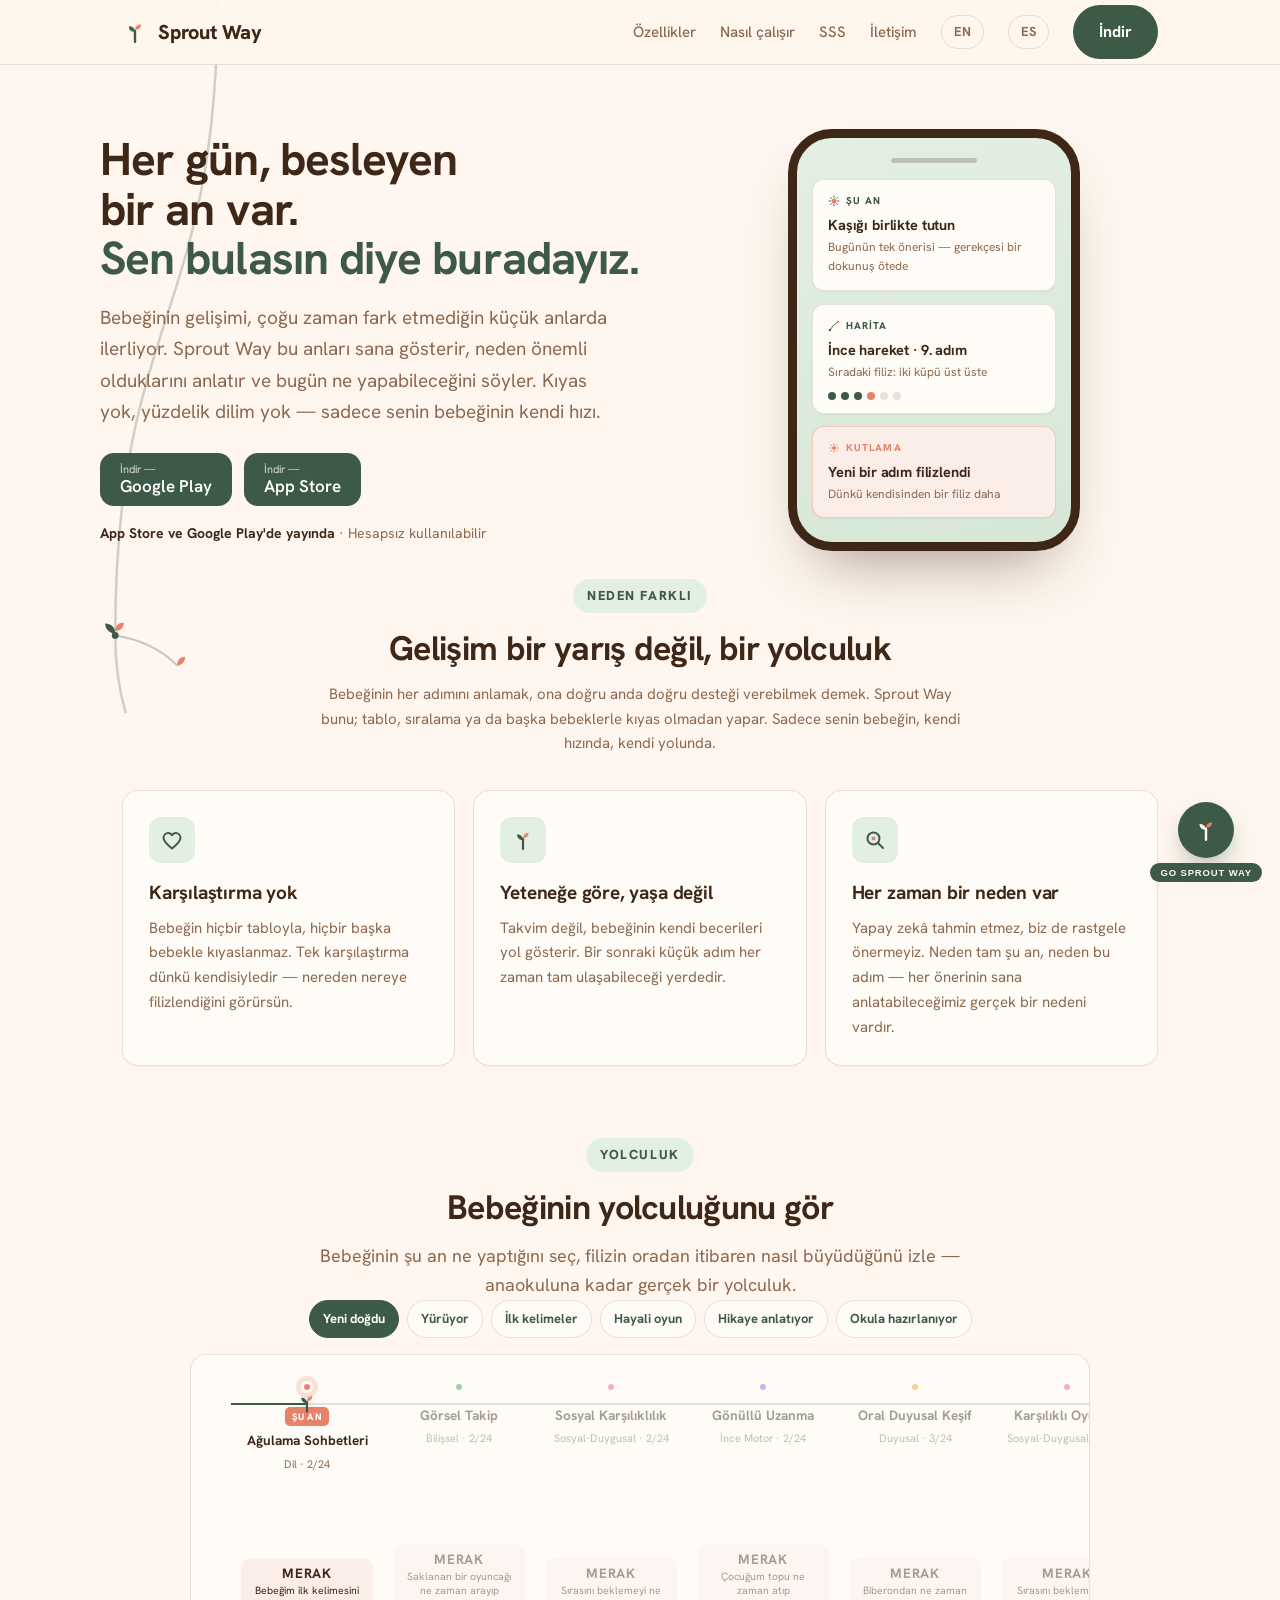
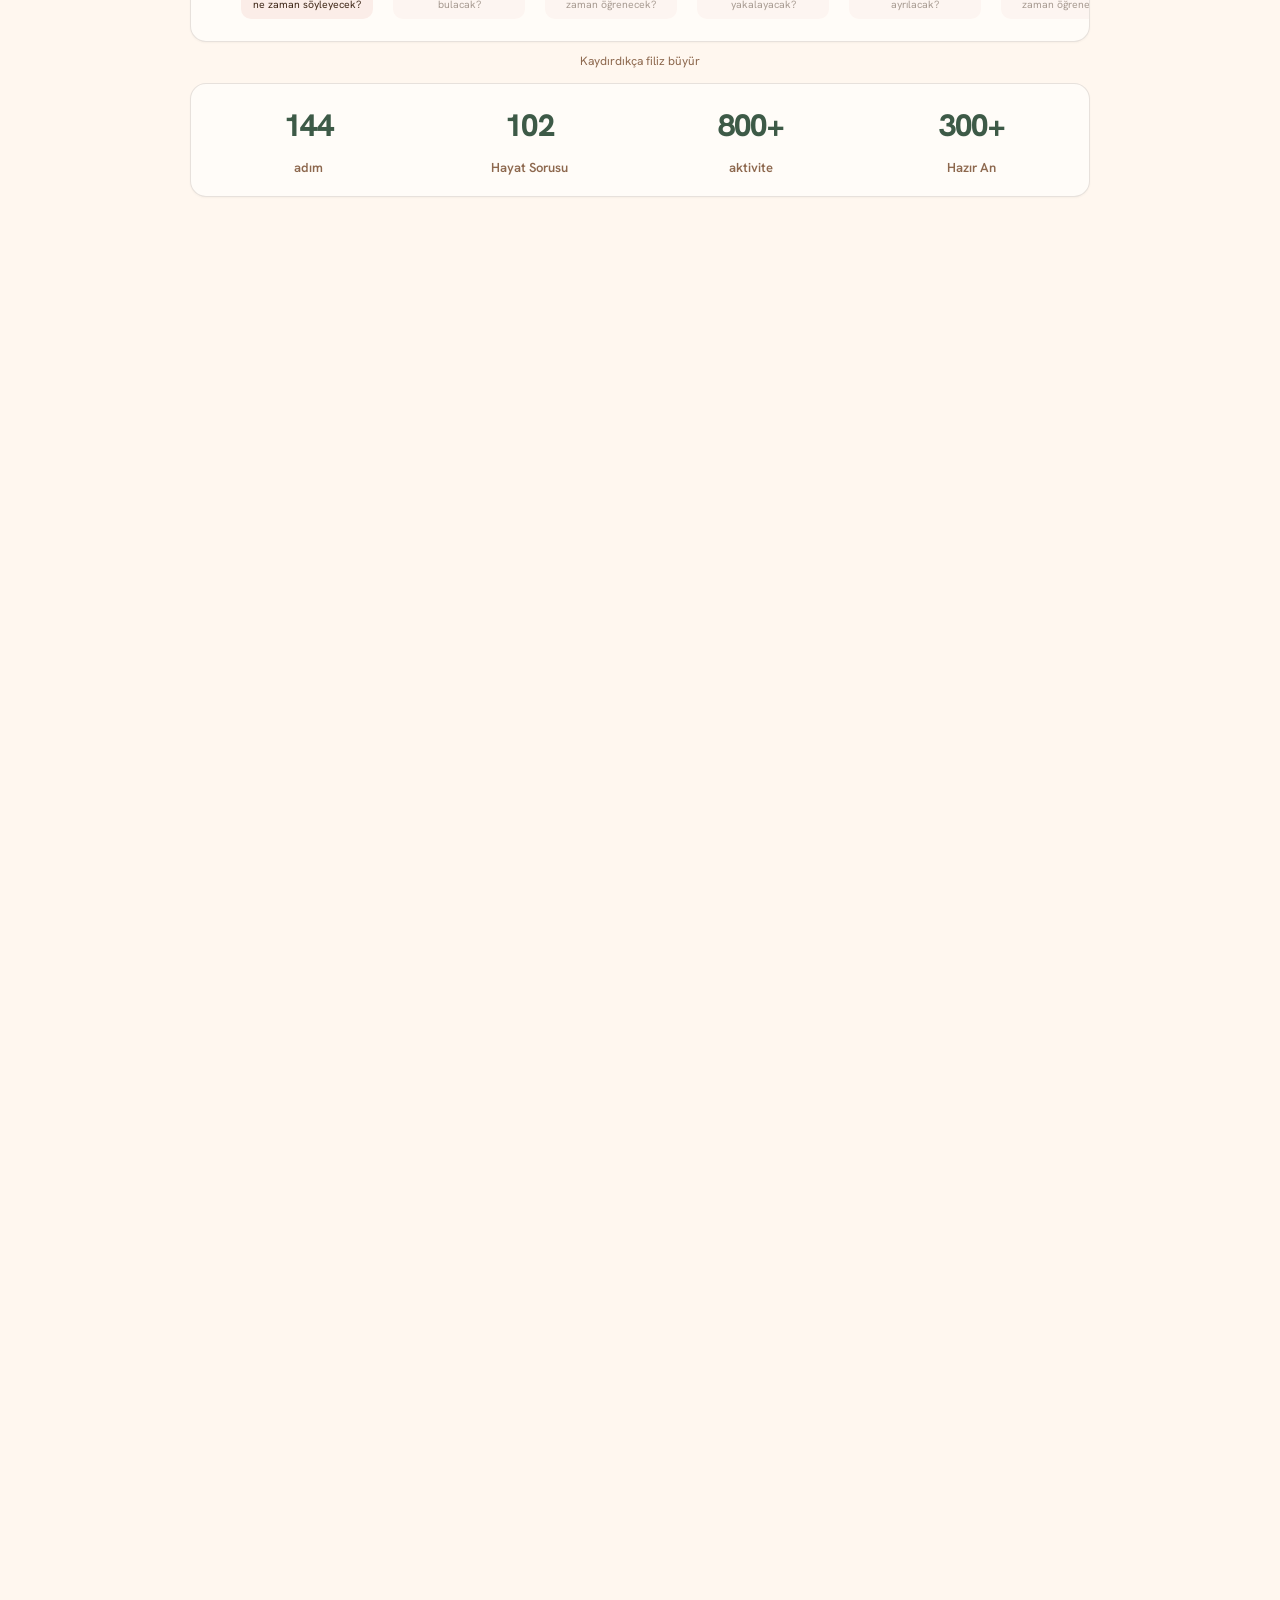
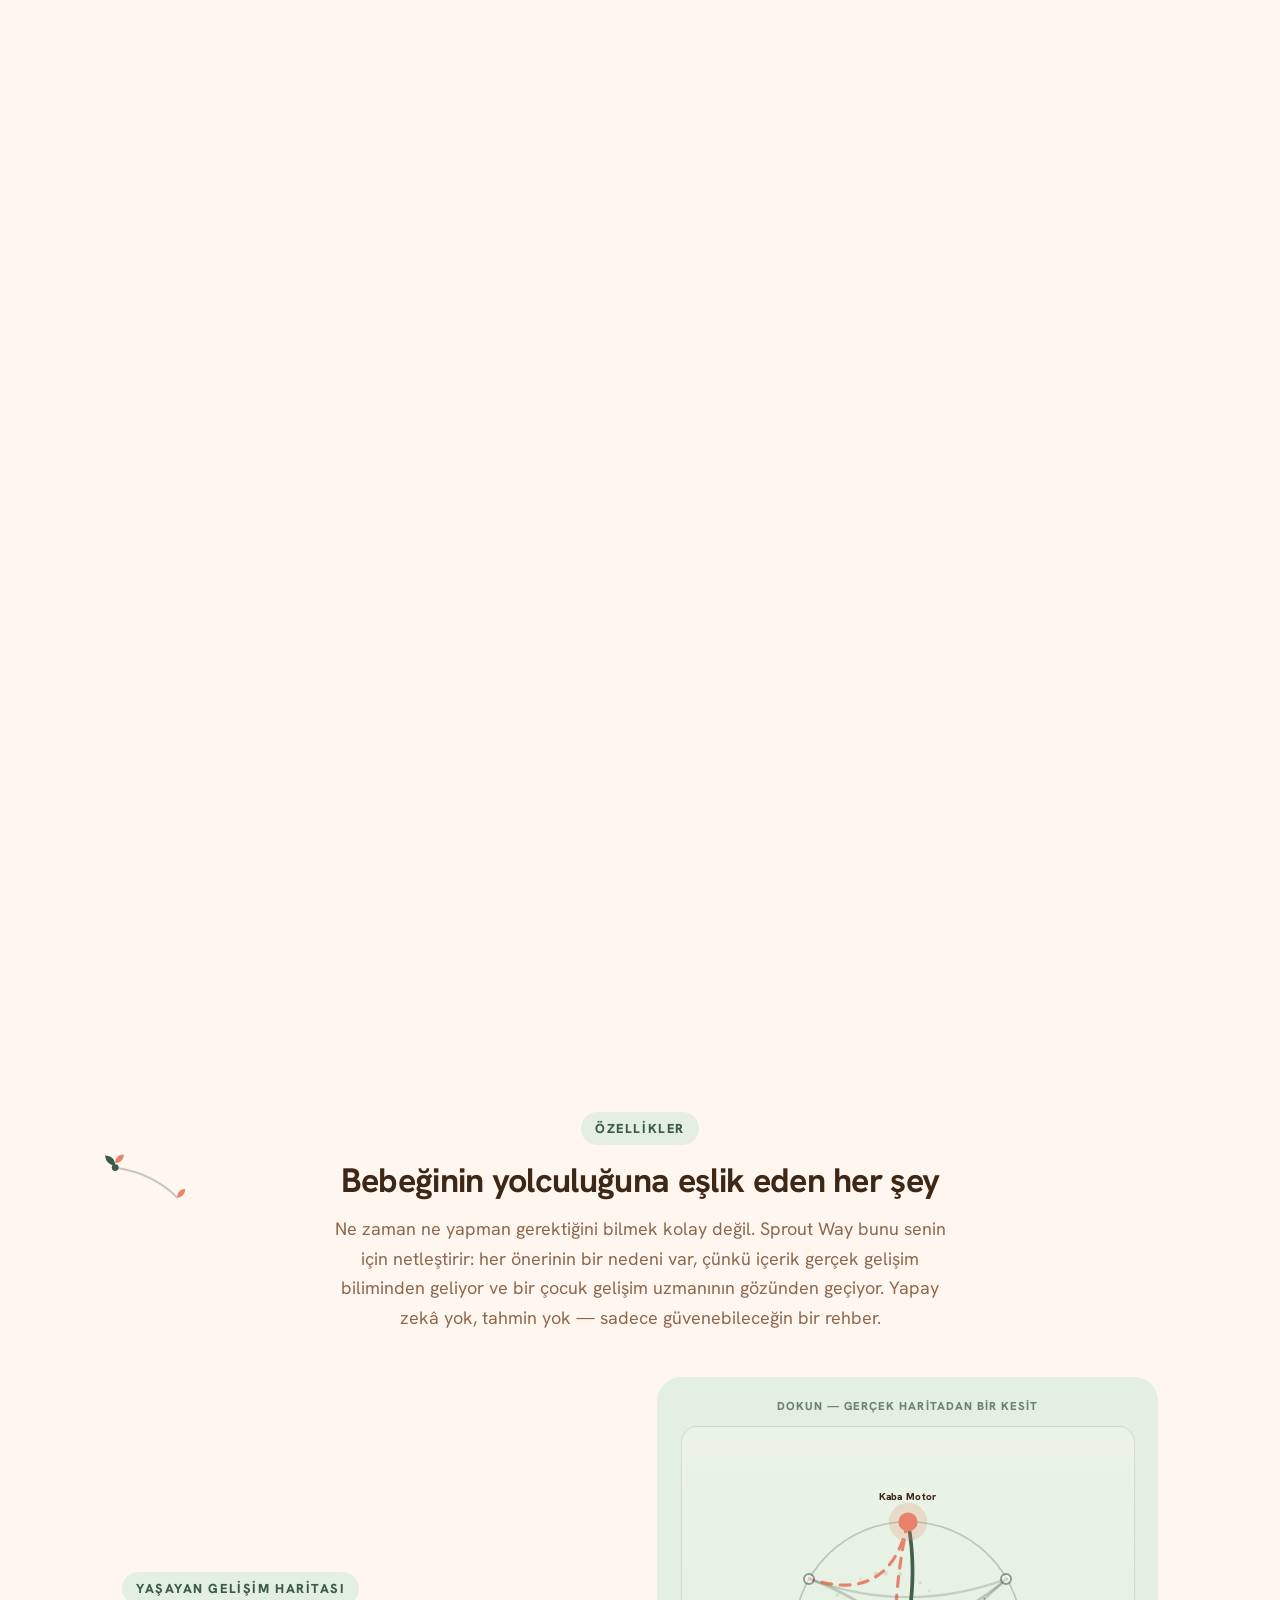
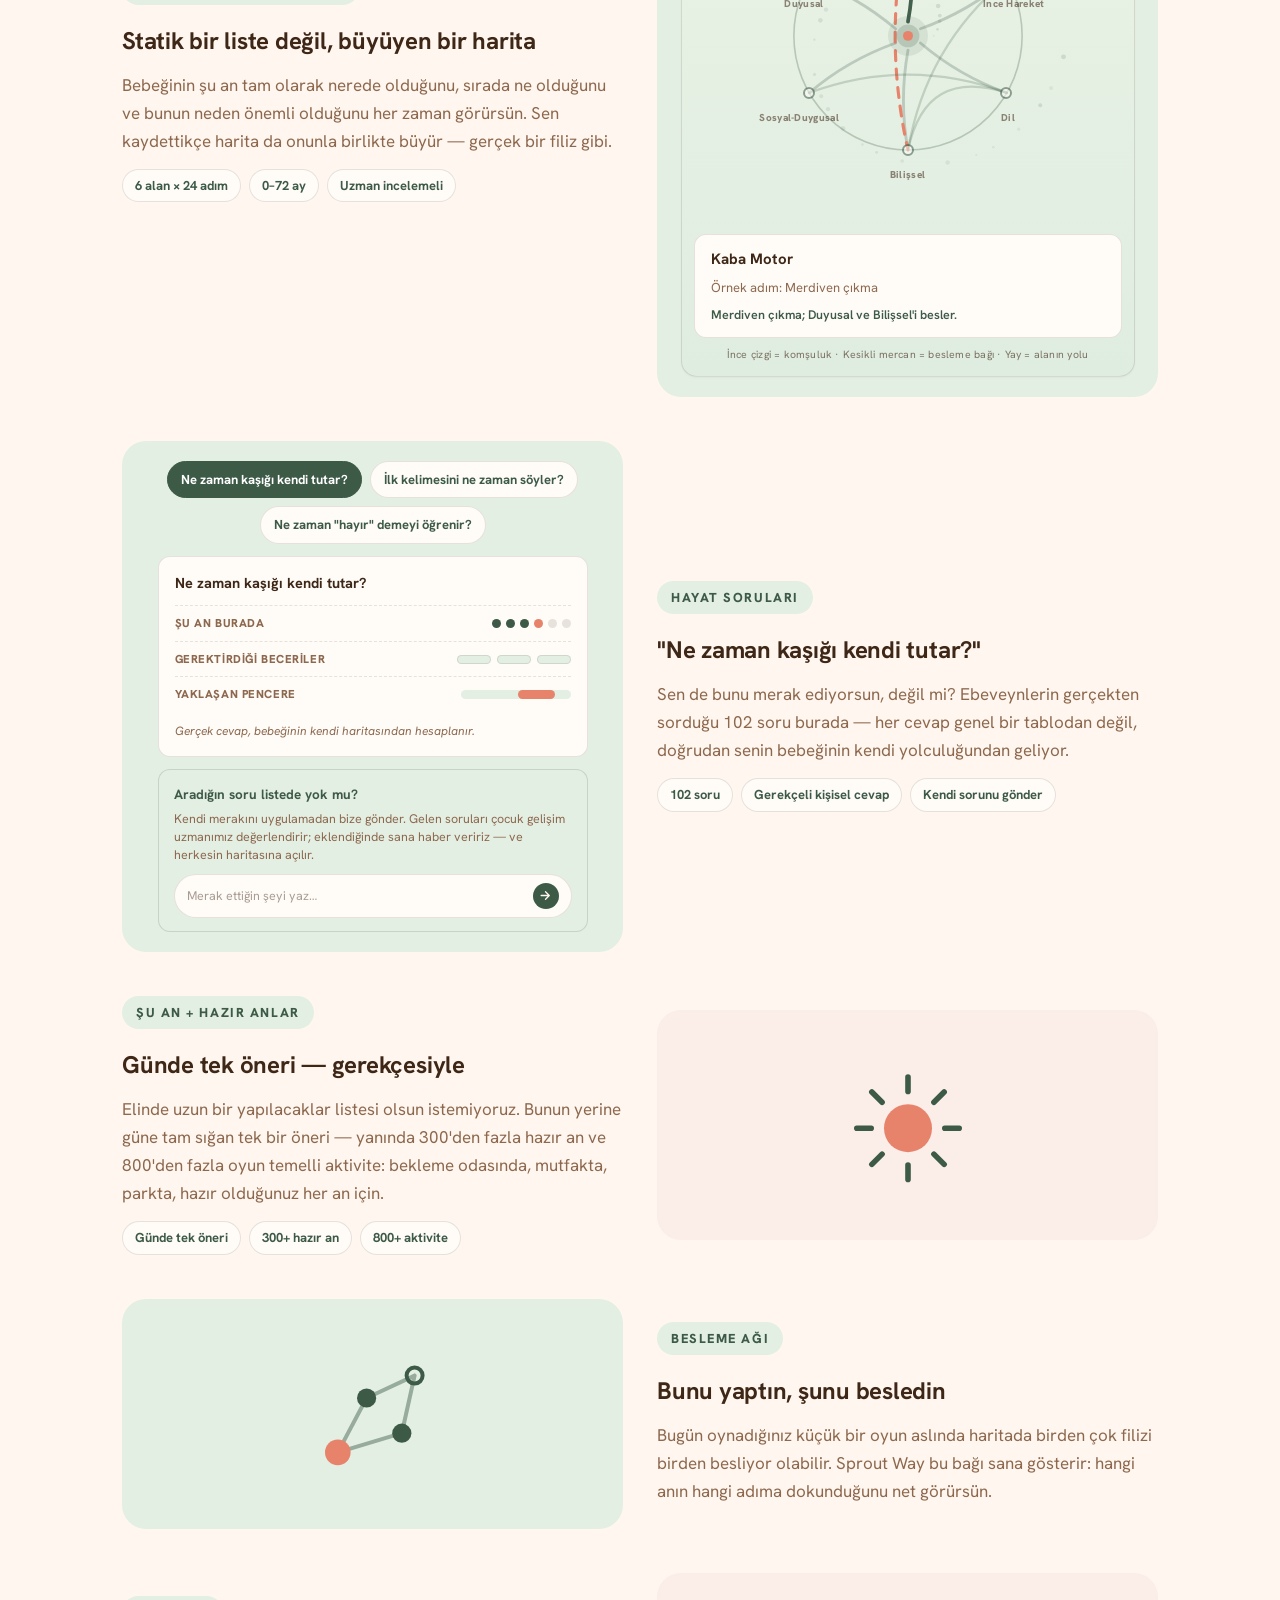
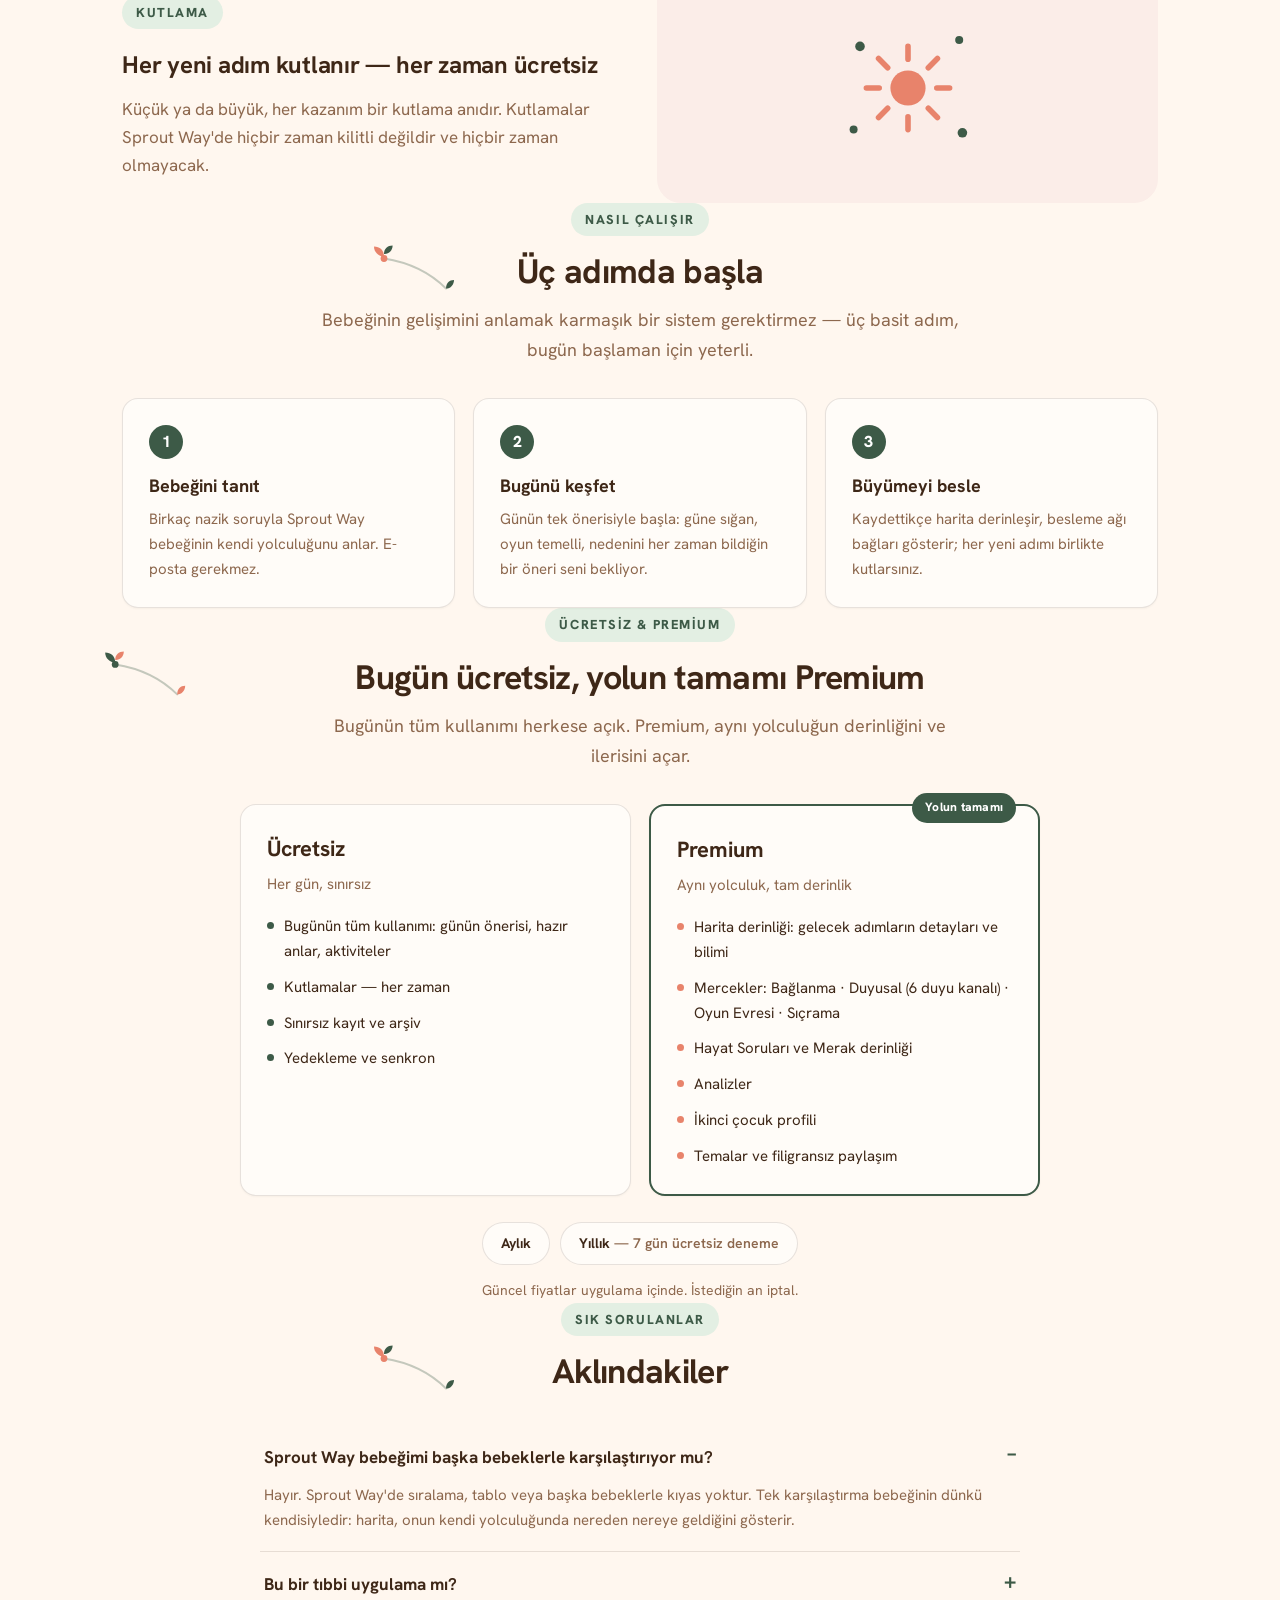
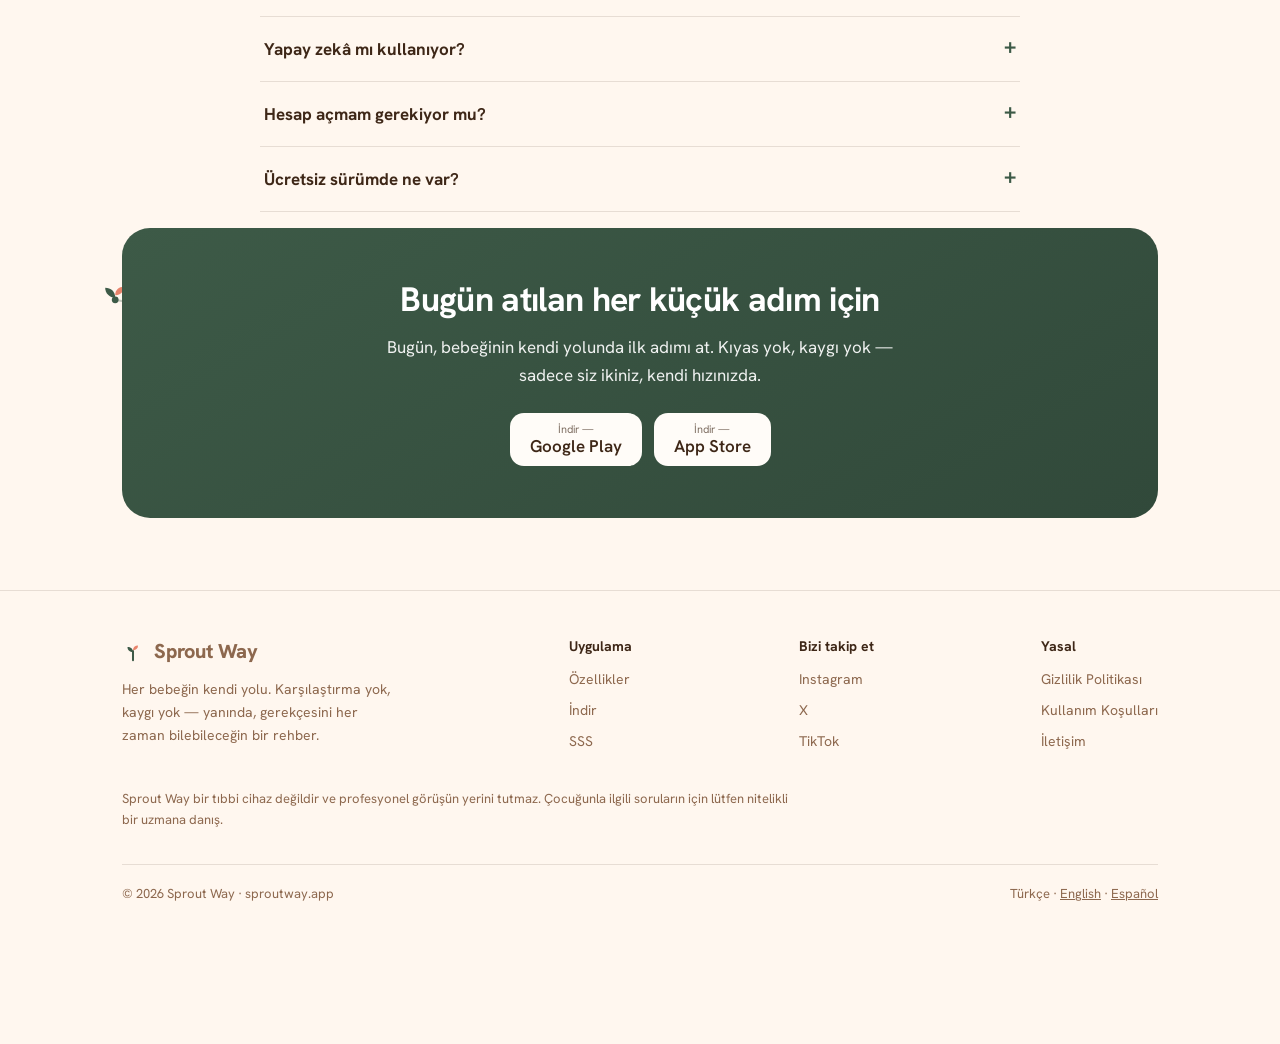
<file: index.html>
<!doctype html>
<html lang="tr">
<head>
<meta charset="utf-8">
<meta name="viewport" content="width=device-width, initial-scale=1">
<title>Sprout Way — Bebek Gelişimi | Her bebeğin kendi yolu</title>
<meta name="description" content="Sprout Way, bebeğinin gelişimini anlamana ve doğru anda desteklemene yardım eder — hangi anın önemli olduğunu gösterir, nedenini anlatır. Kıyas yok, kaygı yok. Yaşayan bir gelişim haritası, günlük öneriler, 800+ aktivite.">
<meta property="og:title" content="Sprout Way — Bebek Gelişimi | Her bebeğin kendi yolu">
<meta property="og:description" content="Bebeğinin gelişimini anlamana yardım ediyoruz: hangi an önemli, neden önemli — her gün. Kıyas yok, kaygı yok, sadece kendi yolu.">
<meta property="og:type" content="website">
<meta property="og:url" content="https://sproutway.app/">
<meta property="og:image" content="https://sproutway.app/og-image-1200x630.png">
<meta property="og:locale" content="tr_TR">
<meta property="og:locale:alternate" content="en_US">
<meta name="twitter:card" content="summary_large_image">
<meta name="twitter:site" content="@sproutwayapp">
<meta name="twitter:title" content="Sprout Way — Bebek Gelişimi | Her bebeğin kendi yolu">
<meta name="twitter:description" content="Bebeğinin gelişimini anlamana yardım ediyoruz: hangi an önemli, neden önemli — her gün. Kıyas yok, kaygı yok, sadece kendi yolu.">
<meta name="twitter:image" content="https://sproutway.app/og-image-1200x630.png">
<link rel="canonical" href="https://sproutway.app/">
<link rel="alternate" hreflang="tr" href="https://sproutway.app/">
<link rel="alternate" hreflang="en" href="https://sproutway.app/index-en.html">
<link rel="alternate" hreflang="x-default" href="https://sproutway.app/">
<script type="application/ld+json">
{
  "@context": "https://schema.org",
  "@type": "SoftwareApplication",
  "name": "Sprout Way",
  "alternateName": "Sprout Way — Bebek Gelişimi",
  "applicationCategory": "LifestyleApplication",
  "operatingSystem": "iOS, Android",
  "description": "Bebeğinin gelişimini anlamana ve doğru anda desteklemene yardım eden bir yol arkadaşı — hangi anın önemli olduğunu gösterir, nedenini anlatır. Kıyas yok, kaygı yok.",
  "url": "https://sproutway.app/",
  "image": "https://sproutway.app/og-image.png",
  "inLanguage": ["tr", "en"],
  "offers": {
    "@type": "Offer",
    "price": "0",
    "priceCurrency": "TRY",
    "category": "Freemium"
  },
  "publisher": {
    "@type": "Organization",
    "name": "Sprout Way",
    "url": "https://sproutway.app/"
  }
}
</script>
<link rel="preconnect" href="https://fonts.googleapis.com">
<link rel="preconnect" href="https://fonts.gstatic.com" crossorigin>
<link href="https://fonts.googleapis.com/css2?family=Hanken+Grotesk:wght@400;500;600;700;800&display=swap" rel="stylesheet">
<style>
  /* ── Sprout Way tasarım token'ları (uygulamanın kilitli paletinden) ── */
  :root{
    --bg:#FFF7EF;          /* krem zemin */
    --card:#FFFCF8;        /* kart zemini */
    --ink:#3E2717;         /* ana metin */
    --muted:#8D684E;       /* ikincil metin */
    --line:rgba(62,39,23,.12);
    --forest:#3D5A47;      /* CTA orman yeşili */
    --forest-d:#31493A;
    --tint:#E3EFE3;        /* yumuşak yeşil yastık */
    --coral:#E8836B;       /* TEK accent — vurgu/kutlama anı */
    --coral-soft:#FBEDE8;
    --radius-m:12px; --radius-l:16px; --radius-xl:24px;
  }
  *{box-sizing:border-box;margin:0;padding:0}
  html{scroll-behavior:smooth}
  body{background:var(--bg);color:var(--ink);
    font:17px/1.65 "Hanken Grotesk",-apple-system,BlinkMacSystemFont,"Segoe UI",sans-serif;
    -webkit-font-smoothing:antialiased}
  a{color:inherit;text-decoration:none}
  img,svg{max-width:100%;vertical-align:middle}
  .wrap{max-width:1080px;margin:0 auto;padding:0 22px}

  /* ── Butonlar: uygulamadaki koyu yeşil pill CTA dili ── */
  .btn{display:inline-flex;align-items:center;gap:9px;background:var(--forest);color:#fff;
    font-weight:700;font-size:16px;padding:14px 26px;border-radius:999px;
    transition:transform .15s,background .15s}
  .btn:hover{background:var(--forest-d);transform:translateY(-1px)}
  .btn.ghost{background:transparent;color:var(--forest);border:1.5px solid var(--line)}
  .btn.ghost:hover{background:var(--tint);transform:translateY(-1px)}
  .store{display:inline-flex;flex-direction:column;gap:1px;background:var(--forest);color:#fff;
    padding:10px 20px;border-radius:14px;line-height:1.15;transition:transform .15s,opacity .15s}
  .store:hover{transform:translateY(-1px);opacity:.92}
  .store small{font-size:11px;opacity:.8;font-weight:400}
  .store b{font-size:17px;font-weight:600}
  .store.soon{opacity:.55;pointer-events:none}

  /* ── Nav ── */
  nav{position:sticky;top:0;z-index:20;background:rgba(255,247,239,.86);
    backdrop-filter:saturate(180%) blur(14px);border-bottom:1px solid var(--line)}
  nav .row{display:flex;align-items:center;justify-content:space-between;height:64px}
  .logo{display:flex;align-items:center;gap:10px;font-weight:800;font-size:20px;letter-spacing:-.01em}
  nav .links{display:flex;align-items:center;gap:24px;font-size:15px;color:var(--muted);font-weight:500}
  nav .links a:hover{color:var(--ink)}
  nav .links a.lang{border:1.5px solid var(--line);border-radius:999px;padding:5px 12px;font-size:13px;font-weight:700}
  @media(max-width:720px){nav .links a:not(.btn):not(.lang){display:none}}

  /* ── Bölüm iskeleti ── */
  section{padding:72px 0}
  .kicker{display:inline-block;font-size:13px;font-weight:800;letter-spacing:.12em;
    text-transform:uppercase;color:var(--forest);background:var(--tint);
    padding:6px 14px;border-radius:999px;margin-bottom:16px}
  h2{font-size:34px;line-height:1.15;letter-spacing:-.02em;margin-bottom:14px;text-wrap:balance}
  .lead{font-size:18px;color:var(--muted);max-width:640px}

  /* ── Kartlar ── */
  .card{background:var(--card);border:1px solid var(--line);border-radius:var(--radius-l);
    padding:26px;box-shadow:0 1px 2px rgba(62,39,23,.04)}
  .grid{display:grid;gap:18px}
  @media(min-width:760px){.grid.c2{grid-template-columns:1fr 1fr}.grid.c3{grid-template-columns:1fr 1fr 1fr}}

  /* ── Footer ── */
  footer{border-top:1px solid var(--line);padding:44px 0 56px;color:var(--muted);font-size:14px}
  footer .cols{display:flex;flex-wrap:wrap;gap:32px;justify-content:space-between;align-items:flex-start}
  footer .brand{max-width:280px}
  footer h4{color:var(--ink);font-size:14px;margin-bottom:10px}
  footer ul{list-style:none}
  footer li{margin-bottom:8px}
  footer a:hover{color:var(--ink)}
  footer .fine{margin-top:34px;padding-top:18px;border-top:1px solid var(--line);
    display:flex;flex-wrap:wrap;gap:12px;justify-content:space-between;font-size:13px}

  /* PAGE — sayfa-özel stiller BURAYA */

  /* HERO */
  .hero{padding:64px 0 28px;display:grid;grid-template-columns:1.05fr .95fr;gap:44px;align-items:center}
  .hero h1{font-size:46px;line-height:1.08;letter-spacing:-.02em;margin-bottom:18px;text-wrap:balance}
  .hero h1 .hl{color:var(--forest)}
  .hero .sub{font-size:19px;color:var(--muted);margin-bottom:26px;max-width:520px}
  .cta-row{display:flex;gap:12px;flex-wrap:wrap;align-items:center}
  .trust{margin-top:16px;font-size:14px;color:var(--muted)}
  .trust b{color:var(--ink)}

  /* Hero telefon mock — emojisiz, metin + SVG */
  .phone{justify-self:center;width:292px;padding:20px 15px 24px;border-radius:44px;
    background:linear-gradient(165deg,var(--tint),#d7e7d7);border:9px solid var(--ink);
    box-shadow:0 34px 64px -30px rgba(62,39,23,.5);display:flex;flex-direction:column;gap:12px}
  .phone .notch{width:86px;height:5px;border-radius:3px;background:rgba(62,39,23,.22);margin:0 auto 4px}
  .mini{background:var(--card);border:1px solid var(--line);border-radius:var(--radius-m);
    padding:13px 15px;text-align:left;box-shadow:0 1px 2px rgba(62,39,23,.05)}
  .mini .k{display:flex;align-items:center;gap:6px;font-size:10px;font-weight:800;
    letter-spacing:.11em;text-transform:uppercase;color:var(--forest);margin-bottom:6px}
  .mini b{display:block;font-size:14.5px;line-height:1.35;letter-spacing:-.01em}
  .mini span{display:block;font-size:12px;color:var(--muted);margin-top:3px}
  .mini .dots{display:flex;gap:5px;margin-top:9px}
  .mini .dots i{width:8px;height:8px;border-radius:50%;background:var(--line)}
  .mini .dots i.on{background:var(--forest)}
  .mini .dots i.now{background:var(--coral)}
  .mini.cele{background:var(--coral-soft);border-color:rgba(232,131,107,.35)}
  .mini.cele .k{color:var(--coral)}
  @media(max-width:860px){.hero{grid-template-columns:1fr;text-align:center;padding-top:44px}
    .hero .sub{margin-inline:auto}.cta-row,.trust{justify-content:center}
    .hero h1{font-size:36px}.phone{margin-top:8px}}

  /* NEDEN */
  .center{text-align:center}
  .center .lead{margin-inline:auto}
  .why .card{text-align:left}
  .why .ic{width:46px;height:46px;border-radius:12px;background:var(--tint);
    display:flex;align-items:center;justify-content:center;margin-bottom:14px}
  .why h3{font-size:19px;margin-bottom:7px;letter-spacing:-.01em}
  .why p{font-size:15px;color:var(--muted)}

  /* ÖZELLİKLER */
  .feat{display:grid;grid-template-columns:1fr 1fr;gap:34px;align-items:center;margin-top:44px}
  .feat.rev .txt{order:2}
  .feat .txt h3{font-size:24px;letter-spacing:-.01em;margin-bottom:10px;text-wrap:balance}
  .feat .txt p{color:var(--muted)}
  .feat .art{background:var(--tint);border-radius:var(--radius-xl);min-height:230px;
    display:flex;align-items:center;justify-content:center;padding:30px}
  .feat .art.warm{background:var(--coral-soft)}
  .featchips{display:flex;gap:8px;flex-wrap:wrap;margin-top:14px}
  .featchips span{font-size:13px;font-weight:700;color:var(--forest);background:var(--card);
    border:1px solid var(--line);border-radius:999px;padding:5px 12px}
  @media(max-width:820px){.feat,.feat.rev{grid-template-columns:1fr}
    .feat.rev .txt{order:0}.feat .art{min-height:170px}}

  /* NASIL */
  .steps{counter-reset:s;margin-top:34px}
  .step{position:relative;counter-increment:s}
  .step::before{content:counter(s);display:flex;align-items:center;justify-content:center;
    width:34px;height:34px;border-radius:50%;background:var(--forest);color:#fff;
    font-weight:800;font-size:16px;margin-bottom:12px}
  .step h3{font-size:18px;margin-bottom:6px}
  .step p{font-size:15px;color:var(--muted)}

  /* FİYAT */
  .price{max-width:800px;margin-inline:auto;margin-top:34px}
  .plan h3{font-size:22px;margin-bottom:4px}
  .plan .pz{font-size:15px;color:var(--muted);margin-bottom:18px}
  .plan ul{list-style:none;display:flex;flex-direction:column;gap:11px}
  .plan li{font-size:15px;display:flex;gap:10px;align-items:flex-start}
  .plan li::before{content:"";flex:none;width:7px;height:7px;border-radius:50%;
    background:var(--forest);margin-top:8px}
  .plan.pro{border:2px solid var(--forest);position:relative}
  .plan.pro .tag{position:absolute;top:-13px;right:22px;background:var(--forest);color:#fff;
    font-size:12px;font-weight:800;padding:5px 13px;border-radius:999px;letter-spacing:.02em}
  .plan.pro li::before{background:var(--coral)}
  .chips{display:flex;gap:10px;flex-wrap:wrap;justify-content:center;margin-top:26px}
  .chip{background:var(--card);border:1px solid var(--line);border-radius:999px;
    padding:9px 18px;font-size:14px;font-weight:600;color:var(--muted)}
  .chip b{color:var(--ink)}
  .pricenote{text-align:center;font-size:14px;color:var(--muted);margin-top:14px}

  /* SSS */
  .faq{max-width:760px;margin:34px auto 0}
  .faq details{border-bottom:1px solid var(--line);padding:18px 4px}
  .faq summary{font-weight:700;font-size:17px;cursor:pointer;list-style:none;
    display:flex;justify-content:space-between;gap:14px}
  .faq summary::-webkit-details-marker{display:none}
  .faq summary::after{content:"+";color:var(--forest);font-size:22px;line-height:1;flex:none}
  .faq details[open] summary::after{content:"–"}
  .faq details p{color:var(--muted);font-size:15px;margin-top:12px}

  /* CTA BANDI */
  .band{background:linear-gradient(150deg,var(--forest),var(--forest-d));color:#fff;
    border-radius:28px;padding:52px 30px;text-align:center;margin:16px 0 72px}
  .band h2{color:#fff}
  .band p{opacity:.92;margin:0 auto 24px;max-width:520px}
  .band .store{background:var(--card);color:var(--ink)}
  .band .store small{opacity:.65}
  .band .store.soon{background:rgba(255,252,248,.35);color:#fff}

  /* Footer tıbbi feragat */
  .meddisc{margin-top:26px;font-size:13px;color:var(--muted);max-width:680px}

  /* ══ SİNEMATİK KATMAN — yol omurgası, sahne girişleri, interaktif demolar ══ */
  body{position:relative}
  @media(prefers-reduced-motion:reduce){html{scroll-behavior:auto}}

  /* 1 · Yol omurgası */
  #spine{position:absolute;top:0;left:0;z-index:-1;pointer-events:none}
  #spine .trail{fill:none;stroke:rgba(61,90,71,.25);stroke-width:2.5;stroke-linecap:round}
  #spine .leaf{transform-box:fill-box;transform-origin:54% 79%;opacity:0;transform:scale(0) rotate(-35deg)}
  #spine .leaf.open{opacity:1;transform:scale(1) rotate(0deg)}
  @media(prefers-reduced-motion:no-preference){
    #spine .leaf{transition:transform .5s cubic-bezier(.34,1.56,.64,1),opacity .3s ease}
  }

  /* 2 · Hero sahneli giriş (yalnız hareket tercihinde) */
  @media(prefers-reduced-motion:no-preference){
    .sproutlogo .stem{stroke-dasharray:10;stroke-dashoffset:10;animation:sw-draw .5s .15s ease-out forwards}
    .sproutlogo .lf{opacity:0;transform:scale(0) rotate(-25deg);transform-box:fill-box;animation:sw-leaf .55s cubic-bezier(.34,1.56,.64,1) forwards}
    .sproutlogo .lf1{transform-origin:100% 100%;animation-delay:.5s}
    .sproutlogo .lf2{transform-origin:0 100%;animation-delay:.72s}
    .hero h1 .hline,.hero .sub,.hero .cta-row,.hero .trust{opacity:0;transform:translateY(24px);animation:sw-rise .65s cubic-bezier(.22,.9,.3,1) forwards}
    .hero h1 .hline{display:inline-block;animation-delay:.45s}
    .hero h1 .hl2{animation-delay:.57s}
    .hero .sub{animation-delay:.69s}
    .hero .cta-row{animation-delay:.78s}
    .hero .trust{animation-delay:.87s}
    .phone{opacity:0;transform:translateX(46px);animation:sw-rise .85s .5s cubic-bezier(.22,.9,.3,1) forwards}
  }
  @media(prefers-reduced-motion:no-preference) and (max-width:860px){
    .phone{transform:translateY(26px)}
  }
  @keyframes sw-draw{to{stroke-dashoffset:0}}
  @keyframes sw-leaf{to{opacity:1;transform:scale(1) rotate(0)}}
  @keyframes sw-rise{to{opacity:1;transform:none}}

  /* 3 · Canlı harita demosu — SkyMap pusula kimliği, sayfa paletinde
     (Ömer kalibrasyonu: koyu panel krem sayfayla uyumsuzdu → yumuşak yeşil
     yastık cilt; geometri/etkileşim/hikaye sistemleri aynen) */
  .art.demo{display:block;padding:20px 16px;text-align:left}
  .demonote{font-size:11.5px;font-weight:800;letter-spacing:.09em;text-transform:uppercase;color:var(--forest);opacity:.72;text-align:center;margin-bottom:10px}
  .skypanel{background:linear-gradient(180deg,#EAF3E6,#DFEDE0);border:1px solid var(--line);border-radius:var(--radius-l);padding:12px;max-width:454px;margin:0 auto;box-shadow:0 1px 2px rgba(62,39,23,.04)}
  .skystage{position:relative;max-width:430px;margin:0 auto}
  .skystage::before{content:"";display:block;padding-top:90%}
  .skystage>svg{position:absolute;top:0;left:0;width:100%;height:100%}
  .shorizon{fill:none;stroke:rgba(61,90,71,.28);stroke-width:1.1}
  .bgs{fill:#3D5A47}
  .dtail{fill:none;stroke:rgba(61,90,71,.25);stroke-width:2;stroke-linecap:round}
  #growTail{fill:none;stroke:var(--forest);stroke-width:2.6;stroke-linecap:round;opacity:.95}
  .medge{fill:none;stroke:rgba(61,90,71,.22);stroke-width:1.6;stroke-linecap:round}
  .medge.on{stroke:var(--coral);stroke-width:2.2;stroke-dasharray:7 6}
  .chalo1{fill:var(--forest);opacity:.1}
  .chalo2{fill:var(--forest);opacity:.2;transform-box:fill-box;transform-origin:center}
  .chalo3{fill:var(--coral)}
  @media(prefers-reduced-motion:no-preference){
    .medge.on{animation:sw-flow .9s linear infinite}
    #growTail{transition:stroke-dashoffset .55s ease .05s}
    .bgs.tw{animation:sw-twinkle var(--td,3s) ease-in-out var(--tl,0s) infinite}
    .chalo2{animation:sw-breath 4s ease-in-out infinite}
  }
  @keyframes sw-flow{to{stroke-dashoffset:-13}}
  @keyframes sw-twinkle{0%,100%{opacity:.05}50%{opacity:.16}}
  @keyframes sw-breath{0%,100%{opacity:.14;transform:scale(1)}50%{opacity:.26;transform:scale(1.18)}}
  .mnode{position:absolute;transform:translate(-50%,-50%);width:34px;height:34px;background:none;border:0;padding:0;cursor:pointer;font:inherit}
  .mnode i{position:absolute;left:50%;top:50%;transform:translate(-50%,-50%);width:12px;height:12px;border-radius:50%;background:var(--card);border:2.5px solid var(--forest);transition:transform .25s,background .25s,border-color .25s,box-shadow .25s}
  .mnode span{position:absolute;top:100%;left:50%;transform:translateX(-50%);margin-top:1px;font-size:10px;font-weight:800;color:var(--ink);white-space:nowrap;letter-spacing:.03em;line-height:1.35}
  .mnode.lb-t span{top:auto;bottom:100%;margin:0 0 1px}
  .mnode.lb-l span{transform:translateX(-62%)}
  .mnode.lb-r span{transform:translateX(-38%)}
  .mnode[aria-pressed="false"]{opacity:.55}
  .mnode:hover,.mnode:focus-visible,.mnode.arrive{opacity:1}
  .mnode:hover i{transform:translate(-50%,-50%) scale(1.5);box-shadow:0 0 0 5px rgba(61,90,71,.12)}
  .mnode[aria-pressed="true"] i{background:var(--coral);border-color:var(--coral);box-shadow:0 0 0 6px rgba(232,131,107,.22);transform:translate(-50%,-50%) scale(1.6)}
  .mnode:focus-visible{outline:2.5px solid var(--coral);outline-offset:2px;border-radius:10px}
  @media(prefers-reduced-motion:no-preference){
    .mnode{transition:opacity .35s ease}
    .mnode.arrive i{animation:sw-arrive .5s ease-out}
  }
  @keyframes sw-arrive{0%{transform:translate(-50%,-50%) scale(1)}45%{transform:translate(-50%,-50%) scale(2.1)}100%{transform:translate(-50%,-50%) scale(1)}}
  .mapcard{max-width:430px;margin:10px auto 0;background:var(--card);border:1px solid var(--line);border-radius:var(--radius-m);padding:12px 16px}
  .mapcard b{display:block;font-size:15px}
  .mapcard span{font-size:13px;color:var(--muted)}
  .mapcard .mstory{display:block;font-size:12.5px;color:var(--forest);margin-top:5px;font-weight:600}
  .skylegend{margin:8px 4px 0;text-align:center;font-size:10.5px;letter-spacing:.02em;color:rgba(62,39,23,.62)}
  @media(prefers-reduced-motion:no-preference){.mapcard.pop{animation:sw-cardin .35s ease}}
  @keyframes sw-cardin{from{opacity:0;transform:translateY(8px)}}

  /* 4 · Hayat Soruları demosu */
  .qdemo{max-width:430px;margin:0 auto}
  .qchips{display:flex;flex-wrap:wrap;gap:8px;justify-content:center;margin-bottom:12px}
  .qchip{font:inherit;font-size:13px;font-weight:700;color:var(--forest);background:var(--card);border:1.5px solid var(--line);border-radius:999px;padding:7px 13px;cursor:pointer;transition:background .2s,color .2s,border-color .2s}
  .qchip[aria-pressed="true"]{background:var(--forest);border-color:var(--forest);color:#fff}
  .qchip:focus-visible{outline:2.5px solid var(--coral);outline-offset:2px}
  .qcard{background:var(--card);border:1px solid var(--line);border-radius:var(--radius-m);padding:14px 16px}
  .qq{display:block;font-size:14.5px;margin-bottom:10px}
  .qrow{display:flex;align-items:center;justify-content:space-between;gap:12px;padding:8px 0;border-top:1px dashed var(--line)}
  .ql{font-size:11.5px;font-weight:800;letter-spacing:.05em;text-transform:uppercase;color:var(--muted)}
  .qdots{display:flex;gap:5px}
  .qdots i{width:9px;height:9px;border-radius:50%;background:rgba(62,39,23,.12)}
  .qdots i.f{background:var(--forest)}
  .qdots i.c{background:var(--coral)}
  .qbars{display:flex;gap:6px}
  .qbars i{width:34px;height:9px;border-radius:5px;background:var(--tint);border:1px solid var(--line)}
  .qwin{position:relative;width:110px;height:9px;border-radius:5px;background:var(--tint);overflow:hidden}
  .qwin i{position:absolute;left:52%;top:0;width:34%;height:100%;background:var(--coral);border-radius:5px}
  .qask{margin-top:12px;background:var(--tint);border:1px solid rgba(61,90,71,.18);border-radius:var(--radius-m);padding:13px 15px}
  .qask b{display:block;font-size:13.5px;color:var(--forest);margin-bottom:4px}
  .qask p{font-size:12.5px;color:var(--muted);line-height:1.45;margin:0}
  .qask .qaskbar{display:flex;align-items:center;gap:8px;margin-top:10px;background:var(--card);border:1px solid var(--line);border-radius:999px;padding:8px 12px}
  .qask .qaskbar span{font-size:12.5px;color:rgba(62,39,23,.45);flex:1;text-align:left}
  .qask .qaskbar .qasksend{flex:0 0 26px;width:26px;height:26px;border-radius:50%;background:var(--forest);display:grid;place-items:center}
  .qnote{display:block;margin-top:10px;font-size:12px;color:var(--muted);font-style:italic}
  @media(prefers-reduced-motion:no-preference){
    .qcard.play{animation:sw-cardin .4s ease}
    .qcard.play .qdots i,.qcard.play .qbars i{animation:sw-dotin .32s cubic-bezier(.34,1.5,.64,1) backwards}
    .qcard.play .qdots i:nth-child(2),.qcard.play .qbars i:nth-child(2){animation-delay:.09s}
    .qcard.play .qdots i:nth-child(3),.qcard.play .qbars i:nth-child(3){animation-delay:.18s}
    .qcard.play .qdots i:nth-child(4){animation-delay:.27s}
    .qcard.play .qdots i:nth-child(5){animation-delay:.36s}
    .qcard.play .qdots i:nth-child(6){animation-delay:.45s}
    .qcard.play .qwin i{transform-origin:left center;animation:sw-win .5s .5s cubic-bezier(.22,.9,.3,1) backwards}
  }
  @keyframes sw-dotin{from{opacity:0;transform:scale(0)}}
  @keyframes sw-win{from{transform:scaleX(0)}}

  /* 4b · Yolculuk (yatay, sayfaya-sabit kayan zaman çizelgesi) */
  .journey{max-width:900px;margin:0 auto}
  .jchips{display:flex;flex-wrap:wrap;gap:8px;justify-content:center;margin-bottom:16px}
  .jchip{font:inherit;font-size:13px;font-weight:700;color:var(--forest);background:var(--card);border:1.5px solid var(--line);border-radius:999px;padding:7px 13px;cursor:pointer;transition:background .2s,color .2s,border-color .2s}
  .jchip[aria-pressed="true"]{background:var(--forest);border-color:var(--forest);color:#fff}
  .jchip:focus-visible{outline:2.5px solid var(--coral);outline-offset:2px}
  .jscroller{position:relative}
  .jsticky{display:flex;flex-direction:column;justify-content:center}
  .jsticky>.wrap{width:100%;min-width:0}
  .jscroller.pin .jsticky{position:sticky;top:64px}
  .jpanel{background:var(--card);border:1px solid var(--line);border-radius:var(--radius-l);padding:26px 0 22px;overflow-x:auto;overflow-y:hidden;box-shadow:0 1px 2px rgba(62,39,23,.04)}
  .jscroller.pin .jpanel{overflow:hidden}
  .jrail{position:relative;display:flex;align-items:flex-start;width:max-content;padding:0 40px}
  @media(prefers-reduced-motion:no-preference){.jscroller.pin .jrail{transition:transform .05s linear}}
  .jline,.jfill{position:absolute;top:22px;height:2px;left:40px}
  .jline{right:40px;background:var(--line)}
  .jfill{width:0;background:var(--forest)}
  @media(prefers-reduced-motion:no-preference){.jfill{transition:width .35s ease}.jsprout{transition:left .35s ease}}
  .jsprout{position:absolute;top:22px;left:40px;transform:translate(-50%,-50%);filter:drop-shadow(0 2px 4px rgba(62,39,23,.18))}
  .jsprout svg{display:block}
  @media(prefers-reduced-motion:no-preference){.jsprout.pop svg{animation:sw-fabpop .5s cubic-bezier(.34,1.56,.64,1)}}
  .jnode{flex:0 0 152px;width:152px;min-height:238px;padding:0 10px;display:flex;flex-direction:column;align-items:center;text-align:center}
  .jdot{width:12px;height:12px;border-radius:50%;background:var(--jc,var(--line));border:3px solid var(--card);margin-bottom:14px;flex-shrink:0}
  .jnode .jtxt{display:flex;flex-direction:column;align-items:center;flex:1;width:100%}
  .jnow{display:none;font-style:normal;font-size:9.5px;font-weight:800;letter-spacing:.05em;color:#fff;background:var(--coral);border-radius:5px;padding:2px 7px;margin:0 auto 6px;width:fit-content}
  .jnode .jtxt b{display:-webkit-box;-webkit-line-clamp:2;-webkit-box-orient:vertical;overflow:hidden;font-size:13.5px;font-weight:700;color:var(--ink);line-height:1.28}
  .jnode .jtxt>span:not(.jbar){display:block;margin-top:5px;font-size:11px;color:var(--muted)}
  .jbar{margin-top:auto;width:34px;height:3px;border-radius:2px;background:var(--jc,var(--line));opacity:.32}
  .jnode.grown .jdot{background:var(--forest)}
  .jnode.grown .jtxt b{color:var(--forest)}
  .jnode.upcoming{opacity:.45}
  .jnode.current .jdot{background:var(--coral);box-shadow:0 0 0 5px rgba(232,131,107,.22)}
  .jnode.current .jnow{display:block}
  .jcap{background:var(--tint);border-radius:var(--radius-m);padding-top:12px;margin:0 6px}
  .jcap .jtxt b{color:var(--forest);-webkit-line-clamp:3}
  .jcap .jdot{background:var(--forest)}
  .jhint{text-align:center;font-size:12px;color:var(--muted);margin-top:10px;transition:opacity .3s ease}
  .journey .numgrid{margin-top:12px;padding:16px 14px}
  @media(max-width:720px){
    .jchips{gap:6px}
    .jchip{font-size:12px;padding:6px 10px}
    .jnode{flex:0 0 140px;width:140px;min-height:232px;padding:0 8px}
    .jnode .jtxt b{font-size:12.5px}
    .jpanel{padding:22px 0 18px}
    .jrail{padding:0 24px}
    .jline,.jfill{left:24px}
    .jline{right:24px}
    .jsprout{left:24px}
    .jsticky .kicker{margin-bottom:4px}
    .jsticky h2{font-size:26px;line-height:1.2;margin:4px 0 8px}
    .jsticky .lead{display:none}
    .jhint{display:none}
    .jchips{margin-bottom:10px}
    .journey .numgrid{margin-top:10px;padding:12px 10px}
    .journey .numgrid b{font-size:22px}
  }
  @media(prefers-reduced-motion:no-preference){#fab.grow .fabc{animation:sw-fabpop .55s cubic-bezier(.34,1.56,.64,1)}}
  @keyframes sw-fabpop{0%{transform:scale(1)}35%{transform:scale(1.22) translateY(-7px)}65%{transform:scale(.94) translateY(2px)}100%{transform:scale(1)}}
  .jmerak{margin-top:auto;width:100%;background:var(--coral-soft);border-radius:10px;padding:7px 8px;font-size:10.5px;line-height:1.32;color:var(--ink);display:-webkit-box;-webkit-line-clamp:5;-webkit-box-orient:vertical;overflow:hidden}
  .jmerak b{display:block;font-size:8.5px;font-weight:800;letter-spacing:.06em;color:var(--coral);text-transform:uppercase;margin-bottom:2px}

  /* 5 · Sayılar bandı */
  .nums{padding:6px 0 26px}
  .numgrid{display:grid;grid-template-columns:repeat(4,1fr);gap:14px;background:var(--card);border:1px solid var(--line);border-radius:var(--radius-l);padding:24px 18px;text-align:center;box-shadow:0 1px 2px rgba(62,39,23,.04)}
  .num b{display:block;font-size:31px;font-weight:800;letter-spacing:-.02em;color:var(--forest);font-variant-numeric:tabular-nums}
  .num span{font-size:13px;font-weight:600;color:var(--muted)}
  @media(max-width:720px){.numgrid{grid-template-columns:1fr 1fr;gap:18px 8px;padding:18px 12px}.num b{font-size:25px}}

  /* 6 · Bölüm reveal (sınıf yalnız JS ile ve hareket tercihinde eklenir) */
  .rv{opacity:0;transform:translateY(16px);transition:opacity .55s ease,transform .55s cubic-bezier(.22,.9,.3,1)}
  .rv.in{opacity:1;transform:none}

  /* 7 · CTA yaprak kutlaması */
  .band{position:relative;overflow:hidden}
  .fleaf{position:absolute;top:-30px;pointer-events:none;opacity:0}
  @media(prefers-reduced-motion:no-preference){.fleaf{animation:sw-fall var(--d,2s) ease-in var(--dl,0s) forwards}}
  @keyframes sw-fall{0%{transform:translate(0,0) rotate(-12deg);opacity:0}12%{opacity:.95}75%{opacity:.8}100%{transform:translate(var(--dx,18px),400px) rotate(135deg);opacity:0}}

  /* 8 · Dal-temas: düğümden bölüm içeriğine filiz dalı + hover tepkisi */
  #spine .bpath{fill:none;stroke:rgba(61,90,71,.3);stroke-width:2;stroke-linecap:round}
  #spine .bleaf{transform-box:fill-box;transform-origin:0% 100%;opacity:0;transform:scale(0) rotate(-30deg)}
  #spine .bleaf.open{opacity:1;transform:scale(1) rotate(0)}
  #spine .nglow{transform-box:fill-box;transform-origin:center;opacity:0}
  @media(prefers-reduced-motion:no-preference){
    #spine .bpath{transition:stroke-dashoffset .6s ease .25s}
    #spine .bleaf{transition:transform .45s cubic-bezier(.34,1.56,.64,1) .6s,opacity .3s ease .6s}
    #spine .leaf.sway{animation:sw-sway .65s ease-in-out}
    #spine .nglow.on{animation:sw-nglow .7s ease-out}
  }
  @keyframes sw-sway{0%{transform:scale(1) rotate(0)}30%{transform:scale(1.14) rotate(9deg)}60%{transform:scale(1.06) rotate(-7deg)}85%{transform:scale(1.02) rotate(3deg)}100%{transform:scale(1) rotate(0)}}
  @keyframes sw-nglow{0%{opacity:0;transform:scale(.6)}35%{opacity:.16;transform:scale(1.1)}100%{opacity:0;transform:scale(1.35)}}

  /* 8c · Sayaç hover mini yaprak pop */
  .num{position:relative}
  .numleaf{position:absolute;left:50%;top:-4px;pointer-events:none;opacity:0;transform:translate(-50%,0) scale(0)}
  @media(prefers-reduced-motion:no-preference){.numleaf{animation:sw-pop .65s ease-out forwards}}
  @keyframes sw-pop{0%{opacity:0;transform:translate(-50%,0) scale(0)}40%{opacity:1;transform:translate(-50%,-12px) scale(1.22)}70%{opacity:1;transform:translate(-50%,-10px) scale(.96)}100%{opacity:0;transform:translate(-50%,-18px) scale(1.05)}}

  /* 9 · Yüzer buton (FAB): daire + "GO SPROUT WAY" etiketi — tek tıklama hedefi */
  #fab{position:fixed;right:18px;bottom:18px;z-index:40;
    display:flex;flex-direction:column;align-items:center;gap:5px;
    background:none;border:0;padding:0;cursor:pointer;
    opacity:0;transform:scale(.4);pointer-events:none}
  #fab.on{opacity:1;transform:scale(1);pointer-events:auto}
  #fab .fabc{display:flex;align-items:center;justify-content:center;width:56px;height:56px;border-radius:50%;
    background:var(--forest);box-shadow:0 12px 28px -10px rgba(49,73,58,.6);transition:background .2s}
  #fab:hover .fabc{background:var(--forest-d)}
  #fab .fabl{display:block;background:var(--forest);color:#FFF7EF;font-size:9.5px;font-weight:800;
    letter-spacing:.09em;padding:4px 10px;border-radius:999px;white-space:nowrap;
    box-shadow:0 8px 18px -10px rgba(49,73,58,.55)}
  #fab:focus-visible{outline:2.5px solid var(--coral);outline-offset:3px;border-radius:16px}
  @media(prefers-reduced-motion:no-preference){
    #fab{transition:opacity .3s ease,transform .35s cubic-bezier(.34,1.56,.64,1)}
    #fab.on svg{animation:sw-fabidle 6s ease-in-out infinite}
  }
  @keyframes sw-fabidle{0%,90%,100%{transform:rotate(0)}93%{transform:rotate(-7deg)}96%{transform:rotate(5deg)}}

  /* 10 · İndir tıklama geri bildirimi — hero CTA dikkat nabzı */
  .cta-row .store{position:relative}
  @media(prefers-reduced-motion:no-preference){
    .cta-row.pulse .store{animation:sw-ctascale .6s ease-in-out}
    .cta-row.pulse .store::after{content:"";position:absolute;inset:-5px;border:2.5px solid var(--coral);
      border-radius:19px;pointer-events:none;opacity:0;animation:sw-ring .6s ease-out}
  }
  @keyframes sw-ctascale{0%,100%{transform:scale(1)}40%{transform:scale(1.05)}}
  @keyframes sw-ring{0%{opacity:.9;transform:scale(.94)}100%{opacity:0;transform:scale(1.12)}}
</style>
</head>
<body>

<nav>
  <div class="wrap row">
    <a class="logo" href="/">
      <!-- Filiz — uygulamanın SproutFigure kimliğinden; emoji değil SVG -->
      <svg class="sproutlogo" width="26" height="26" viewBox="0 0 24 24" fill="none" aria-hidden="true">
        <path class="stem" d="M12 21 V11" stroke="#3D5A47" stroke-width="2.2" stroke-linecap="round"/>
        <path class="lf lf1" d="M12 12 C12 8.5 9.5 6.5 6 6.5 C6 10 8.5 12 12 12 Z" fill="#3D5A47"/>
        <path class="lf lf2" d="M12 10 C12 7 14.2 5 17.5 5 C17.5 8.2 15.2 10.2 12 10 Z" fill="#E8836B"/>
      </svg>
      Sprout Way
    </a>
    <div class="links">
      <a href="/#ozellikler">Özellikler</a>
      <a href="/#nasil">Nasıl çalışır</a>
      <a href="/#sss">SSS</a>
      <a href="/contact.html">İletişim</a>
      <a class="lang" href="/index-en.html">EN</a><a class="lang" href="/index-es.html">ES</a>
      <a class="btn" href="/#indir">İndir</a>
    </div>
  </div>
</nav>

<main>

  <!-- ═══ HERO ═══ -->
  <header class="wrap hero">
    <div>
      <h1><span class="hline">Her gün, besleyen bir an var.</span><br><span class="hl hline hl2">Sen bulasın diye buradayız.</span></h1>
      <p class="sub">Bebeğinin gelişimi, çoğu zaman fark etmediğin küçük anlarda ilerliyor. Sprout Way bu anları sana gösterir, neden önemli olduklarını anlatır ve bugün ne yapabileceğini söyler. Kıyas yok, yüzdelik dilim yok — sadece senin bebeğinin kendi hızı.</p>
      <div class="cta-row" id="indir">
        <a class="store" href="https://play.google.com/store/apps/details?id=com.omerfarukballi.sprout" rel="noopener"><small>İndir —</small><b>Google Play</b></a>
        <a class="store" href="https://apps.apple.com/tr/app/sprout-way/id6758865871" rel="noopener"><small>İndir —</small><b>App Store</b></a>
      </div>
      <div class="trust"><b>App Store ve Google Play'de yayında</b> · Hesapsız kullanılabilir</div>
    </div>
    <div class="phone" aria-hidden="true">
      <div class="notch"></div>
      <div class="mini">
        <div class="k">
          <svg width="12" height="12" viewBox="0 0 24 24" fill="none"><circle cx="12" cy="12" r="5" fill="#E8836B"/><path d="M12 2v3M12 19v3M2 12h3M19 12h3M4.9 4.9l2.1 2.1M17 17l2.1 2.1M19.1 4.9L17 7M7 17l-2.1 2.1" stroke="#3D5A47" stroke-width="1.8" stroke-linecap="round"/></svg>
          Şu An
        </div>
        <b>Kaşığı birlikte tutun</b>
        <span>Bugünün tek önerisi — gerekçesi bir dokunuş ötede</span>
      </div>
      <div class="mini">
        <div class="k">
          <svg width="12" height="12" viewBox="0 0 24 24" fill="none"><path d="M4 20 C9 17 7 12 12 10 C17 8 15 5 20 4" stroke="#3D5A47" stroke-width="1.8" stroke-linecap="round"/><circle cx="4" cy="20" r="2.4" fill="#3D5A47"/><circle cx="20" cy="4" r="2.4" fill="#E8836B"/></svg>
          Harita
        </div>
        <b>İnce hareket · 9. adım</b>
        <span>Sıradaki filiz: iki küpü üst üste</span>
        <div class="dots"><i class="on"></i><i class="on"></i><i class="on"></i><i class="now"></i><i></i><i></i></div>
      </div>
      <div class="mini cele">
        <div class="k">
          <svg width="12" height="12" viewBox="0 0 24 24" fill="none"><circle cx="12" cy="12" r="4" fill="#E8836B"/><path d="M12 3v3M12 18v3M3 12h3M18 12h3M5.5 5.5l2 2M16.5 16.5l2 2M18.5 5.5l-2 2M7.5 16.5l-2 2" stroke="#E8836B" stroke-width="1.8" stroke-linecap="round"/></svg>
          Kutlama
        </div>
        <b>Yeni bir adım filizlendi</b>
        <span>Dünkü kendisinden bir filiz daha</span>
      </div>
    </div>
  </header>

  <!-- ═══ NEDEN ═══ -->
  <section id="neden" class="wrap why">
    <div class="center">
      <span class="kicker">Neden farklı</span>
      <h2>Gelişim bir yarış değil, bir yolculuk</h2>
      <p class="lead">Bebeğinin her adımını anlamak, ona doğru anda doğru desteği verebilmek demek. Sprout Way bunu; tablo, sıralama ya da başka bebeklerle kıyas olmadan yapar. Sadece senin bebeğin, kendi hızında, kendi yolunda.</p>
    </div>
    <div class="grid c3" style="margin-top:34px">
      <div class="card">
        <div class="ic">
          <svg width="24" height="24" viewBox="0 0 24 24" fill="none"><path d="M12 20.5 C7 16.5 3.5 13.5 3.5 9.8 C3.5 7 5.7 5 8.3 5 C10 5 11.3 5.9 12 7.2 C12.7 5.9 14 5 15.7 5 C18.3 5 20.5 7 20.5 9.8 C20.5 13.5 17 16.5 12 20.5 Z" stroke="#3D5A47" stroke-width="2" stroke-linejoin="round"/></svg>
        </div>
        <h3>Karşılaştırma yok</h3>
        <p>Bebeğin hiçbir tabloyla, hiçbir başka bebekle kıyaslanmaz. Tek karşılaştırma dünkü kendisiyledir — nereden nereye filizlendiğini görürsün.</p>
      </div>
      <div class="card">
        <div class="ic">
          <svg width="24" height="24" viewBox="0 0 24 24" fill="none"><path d="M12 21 V11" stroke="#3D5A47" stroke-width="2.2" stroke-linecap="round"/><path d="M12 12 C12 8.5 9.5 6.5 6 6.5 C6 10 8.5 12 12 12 Z" fill="#3D5A47"/><path d="M12 10 C12 7 14.2 5 17.5 5 C17.5 8.2 15.2 10.2 12 10 Z" fill="#E8836B"/></svg>
        </div>
        <h3>Yeteneğe göre, yaşa değil</h3>
        <p>Takvim değil, bebeğinin kendi becerileri yol gösterir. Bir sonraki küçük adım her zaman tam ulaşabileceği yerdedir.</p>
      </div>
      <div class="card">
        <div class="ic">
          <svg width="24" height="24" viewBox="0 0 24 24" fill="none"><circle cx="10.5" cy="10.5" r="6" stroke="#3D5A47" stroke-width="2"/><path d="M15 15 L20 20" stroke="#3D5A47" stroke-width="2" stroke-linecap="round"/><circle cx="10.5" cy="10.5" r="2" fill="#E8836B"/></svg>
        </div>
        <h3>Her zaman bir neden var</h3>
        <p>Yapay zekâ tahmin etmez, biz de rastgele önermeyiz. Neden tam şu an, neden bu adım — her önerinin sana anlatabileceğimiz gerçek bir nedeni vardır.</p>
      </div>
    </div>
  </section>

  <!-- ═══ YOLCULUK ═══ -->
  <section id="yolculuk">
   <div class="jscroller" id="jscroller">
   <div class="jsticky" id="jsticky">
   <div class="wrap">
    <div class="center">
      <span class="kicker">Yolculuk</span>
      <h2>Bebeğinin yolculuğunu gör</h2>
      <p class="lead">Bebeğinin şu an ne yaptığını seç, filizin oradan itibaren nasıl büyüdüğünü izle — anaokuluna kadar gerçek bir yolculuk.</p>
    </div>
    <div class="journey">
      <div class="jchips" role="group" aria-label="Bebeğin şu an ne yapıyor?">
        <button class="jchip" type="button" aria-pressed="true" data-idx="0">Yeni doğdu</button>
        <button class="jchip" type="button" aria-pressed="false" data-idx="19">Yürüyor</button>
        <button class="jchip" type="button" aria-pressed="false" data-idx="21">İlk kelimeler</button>
        <button class="jchip" type="button" aria-pressed="false" data-idx="46">Hayali oyun</button>
        <button class="jchip" type="button" aria-pressed="false" data-idx="69">Hikaye anlatıyor</button>
        <button class="jchip" type="button" aria-pressed="false" data-idx="71">Okula hazırlanıyor</button>
      </div>
          <div class="jpanel" id="jpanel">
            <div class="jrail" id="jrail">
              <div class="jline" aria-hidden="true"></div>
              <div class="jfill" id="jfill" aria-hidden="true"></div>
              <div class="jsprout" id="jsprout" aria-hidden="true"><svg width="23" height="23" viewBox="0 0 24 24" fill="none"><path d="M12 21 V11" stroke="#3D5A47" stroke-width="2.2" stroke-linecap="round"/><path d="M12 12 C12 8.5 9.5 6.5 6 6.5 C6 10 8.5 12 12 12 Z" fill="#3D5A47"/><path d="M12 10 C12 7 14.2 5 17.5 5 C17.5 8.2 15.2 10.2 12 10 Z" fill="#E8836B"/></svg></div>
              <div class="jnode" data-idx="0" style="--jc:#0EA5E9"><span class="jdot"></span><div class="jtxt"><i class="jnow">ŞU AN</i><b>Ağulama Sohbetleri</b><span>Dil · 2/24</span><div class="jmerak"><b>Merak</b>Bebeğim ilk kelimesini ne zaman söyleyecek?</div></div></div>
              <div class="jnode" data-idx="1" style="--jc:#16A34A"><span class="jdot"></span><div class="jtxt"><i class="jnow">ŞU AN</i><b>Görsel Takip</b><span>Bilişsel · 2/24</span><div class="jmerak"><b>Merak</b>Saklanan bir oyuncağı ne zaman arayıp bulacak?</div></div></div>
              <div class="jnode" data-idx="2" style="--jc:#EC4899"><span class="jdot"></span><div class="jtxt"><i class="jnow">ŞU AN</i><b>Sosyal Karşılıklılık</b><span>Sosyal-Duygusal · 2/24</span><div class="jmerak"><b>Merak</b>Sırasını beklemeyi ne zaman öğrenecek?</div></div></div>
              <div class="jnode" data-idx="3" style="--jc:#8B5CF6"><span class="jdot"></span><div class="jtxt"><i class="jnow">ŞU AN</i><b>Gönüllü Uzanma</b><span>İnce Motor · 2/24</span><div class="jmerak"><b>Merak</b>Çocuğum topu ne zaman atıp yakalayacak?</div></div></div>
              <div class="jnode" data-idx="4" style="--jc:#F59E0B"><span class="jdot"></span><div class="jtxt"><i class="jnow">ŞU AN</i><b>Oral Duyusal Keşif</b><span>Duyusal · 3/24</span><div class="jmerak"><b>Merak</b>Biberondan ne zaman ayrılacak?</div></div></div>
              <div class="jnode" data-idx="5" style="--jc:#EC4899"><span class="jdot"></span><div class="jtxt"><i class="jnow">ŞU AN</i><b>Karşılıklı Oyunlar</b><span>Sosyal-Duygusal · 11/24</span><div class="jmerak"><b>Merak</b>Sırasını beklemeyi ne zaman öğrenecek?</div></div></div>
              <div class="jnode" data-idx="6" style="--jc:#16A34A"><span class="jdot"></span><div class="jtxt"><i class="jnow">ŞU AN</i><b>Neden-Sonuç</b><span>Bilişsel · 3/24</span><div class="jmerak"><b>Merak</b>Neden her şeyi yere fırlatıyor?</div></div></div>
              <div class="jnode" data-idx="7" style="--jc:#F97316"><span class="jdot"></span><div class="jtxt"><i class="jnow">ŞU AN</i><b>Desteksiz Oturma</b><span>Kaba Motor · 3/24</span><div class="jmerak"><b>Merak</b>Bebeğim ne zaman yürüyecek?</div></div></div>
              <div class="jnode" data-idx="8" style="--jc:#8B5CF6"><span class="jdot"></span><div class="jtxt"><i class="jnow">ŞU AN</i><b>El Transferi</b><span>İnce Motor · 3/24</span><div class="jmerak"><b>Merak</b>Bebeğim parmaklarıyla ne zaman kendi başına yiyecek?</div></div></div>
              <div class="jnode" data-idx="9" style="--jc:#F59E0B"><span class="jdot"></span><div class="jtxt"><i class="jnow">ŞU AN</i><b>El-Ağız Keşfi</b><span>Duyusal · 12/24</span><div class="jmerak"><b>Merak</b>Neden her şeyi ağzına götürüyor?</div></div></div>
              <div class="jnode" data-idx="10" style="--jc:#0EA5E9"><span class="jdot"></span><div class="jtxt"><i class="jnow">ŞU AN</i><b>Tekrar Heceler</b><span>Dil · 4/24</span><div class="jmerak"><b>Merak</b>Bebeğim ilk kelimesini ne zaman söyleyecek?</div></div></div>
              <div class="jnode" data-idx="11" style="--jc:#F59E0B"><span class="jdot"></span><div class="jtxt"><i class="jnow">ŞU AN</i><b>Proprioseptif Keşif</b><span>Duyusal · 5/24</span><div class="jmerak"><b>Merak</b>Ne zaman koşup zıplayacak?</div></div></div>
              <div class="jnode" data-idx="12" style="--jc:#F97316"><span class="jdot"></span><div class="jtxt"><i class="jnow">ŞU AN</i><b>Tutunarak Ayakta</b><span>Kaba Motor · 5/24</span><div class="jmerak"><b>Merak</b>Bebeğim ne zaman yürüyecek?</div></div></div>
              <div class="jnode" data-idx="13" style="--jc:#EC4899"><span class="jdot"></span><div class="jtxt"><i class="jnow">ŞU AN</i><b>Sosyal Referans</b><span>Sosyal-Duygusal · 4/24</span><div class="jmerak"><b>Merak</b>Bebek arabası olmadan yürüyüşe ne zaman çıkabileceğiz?</div></div></div>
              <div class="jnode" data-idx="14" style="--jc:#EC4899"><span class="jdot"></span><div class="jtxt"><i class="jnow">ŞU AN</i><b>Bağlanma Davranışları</b><span>Sosyal-Duygusal · 5/24</span><div class="jmerak"><b>Merak</b>Neden odadan çıkınca ağlıyor?</div></div></div>
              <div class="jnode" data-idx="15" style="--jc:#F59E0B"><span class="jdot"></span><div class="jtxt"><i class="jnow">ŞU AN</i><b>Doku Toleransı</b><span>Duyusal · 6/24</span><div class="jmerak"><b>Merak</b>Diş fırçalamaya ne zaman izin verecek?</div></div></div>
              <div class="jnode" data-idx="16" style="--jc:#8B5CF6"><span class="jdot"></span><div class="jtxt"><i class="jnow">ŞU AN</i><b>İşaret Etme</b><span>İnce Motor · 5/24</span><div class="jmerak"><b>Merak</b>İstediğini kelimelerle ne zaman anlatacak?</div></div></div>
              <div class="jnode" data-idx="17" style="--jc:#EC4899"><span class="jdot"></span><div class="jtxt"><i class="jnow">ŞU AN</i><b>Ortak Dikkat</b><span>Sosyal-Duygusal · 12/24</span><div class="jmerak"><b>Merak</b>Neden parmağıyla işaret edip sana bakıyor?</div></div></div>
              <div class="jnode" data-idx="18" style="--jc:#16A34A"><span class="jdot"></span><div class="jtxt"><i class="jnow">ŞU AN</i><b>Araç-Amaç İlişkisi</b><span>Bilişsel · 5/24</span><div class="jmerak"><b>Merak</b>Bir sorunla karşılaşınca çözüm yolunu ne zaman kendi kendine bulacak?</div></div></div>
              <div class="jnode" data-idx="19" style="--jc:#F97316"><span class="jdot"></span><div class="jtxt"><i class="jnow">ŞU AN</i><b>Bağımsız Yürüme</b><span>Kaba Motor · 7/24</span><div class="jmerak"><b>Merak</b>Tuvaletini ne zaman söyleyecek?</div></div></div>
              <div class="jnode" data-idx="20" style="--jc:#F59E0B"><span class="jdot"></span><div class="jtxt"><i class="jnow">ŞU AN</i><b>Su ve Köpük Keşfi</b><span>Duyusal · 13/24</span><div class="jmerak"><b>Merak</b>Ellerini ne zaman kendi başına yıkayacak?</div></div></div>
              <div class="jnode" data-idx="21" style="--jc:#0EA5E9"><span class="jdot"></span><div class="jtxt"><i class="jnow">ŞU AN</i><b>İlk Kelimeler</b><span>Dil · 6/24</span><div class="jmerak"><b>Merak</b>Kendi ismini ne zaman söyleyecek?</div></div></div>
              <div class="jnode" data-idx="22" style="--jc:#8B5CF6"><span class="jdot"></span><div class="jtxt"><i class="jnow">ŞU AN</i><b>Parmakla Yeme</b><span>İnce Motor · 13/24</span><div class="jmerak"><b>Merak</b>Bebeğim ne zaman kendi başına kaşık kullanacak?</div></div></div>
              <div class="jnode" data-idx="23" style="--jc:#8B5CF6"><span class="jdot"></span><div class="jtxt"><i class="jnow">ŞU AN</i><b>Koyma / Çıkarma</b><span>İnce Motor · 6/24</span><div class="jmerak"><b>Merak</b>Kendi başına ne zaman giyinecek?</div></div></div>
              <div class="jnode" data-idx="24" style="--jc:#16A34A"><span class="jdot"></span><div class="jtxt"><i class="jnow">ŞU AN</i><b>Sembolik Oyun Tohumları</b><span>Bilişsel · 6/24</span><div class="jmerak"><b>Merak</b>Neden her yaptığımı taklit ediyor?</div></div></div>
              <div class="jnode" data-idx="25" style="--jc:#F59E0B"><span class="jdot"></span><div class="jtxt"><i class="jnow">ŞU AN</i><b>Duyusal Öz-Düzenleme</b><span>Duyusal · 8/24</span><div class="jmerak"><b>Merak</b>Bebeğim ne zaman gece boyu uyuyacak?</div></div></div>
              <div class="jnode" data-idx="26" style="--jc:#0EA5E9"><span class="jdot"></span><div class="jtxt"><i class="jnow">ŞU AN</i><b>Kelime Büyümesi</b><span>Dil · 7/24</span><div class="jmerak"><b>Merak</b>İki kelimeyi birleştirip ne zaman konuşacak? ("anne su" gibi)</div></div></div>
              <div class="jnode" data-idx="27" style="--jc:#F97316"><span class="jdot"></span><div class="jtxt"><i class="jnow">ŞU AN</i><b>Merdiven Çıkma</b><span>Kaba Motor · 8/24</span><div class="jmerak"><b>Merak</b>Merdivenleri ne zaman tek başına çıkacak?</div></div></div>
              <div class="jnode" data-idx="28" style="--jc:#F59E0B"><span class="jdot"></span><div class="jtxt"><i class="jnow">ŞU AN</i><b>Elle Yemek Keşfi</b><span>Duyusal · 14/24</span><div class="jmerak"><b>Merak</b>Bir öğünü baştan sona kendi başına ne zaman yiyecek?</div></div></div>
              <div class="jnode" data-idx="29" style="--jc:#8B5CF6"><span class="jdot"></span><div class="jtxt"><i class="jnow">ŞU AN</i><b>Kalemle Çizme</b><span>İnce Motor · 7/24</span><div class="jmerak"><b>Merak</b>Kalemi doğru tutup makası ne zaman kullanacak?</div></div></div>
              <div class="jnode" data-idx="30" style="--jc:#16A34A"><span class="jdot"></span><div class="jtxt"><i class="jnow">ŞU AN</i><b>Kategori Anlama</b><span>Bilişsel · 7/24</span><div class="jmerak"><b>Merak</b>1'den 10'a kadar ne zaman sayacak?</div></div></div>
              <div class="jnode" data-idx="31" style="--jc:#F97316"><span class="jdot"></span><div class="jtxt"><i class="jnow">ŞU AN</i><b>Koşma</b><span>Kaba Motor · 9/24</span><div class="jmerak"><b>Merak</b>Çocuğum bisiklete (denge/üç teker) ne zaman binecek?</div></div></div>
              <div class="jnode" data-idx="32" style="--jc:#EC4899"><span class="jdot"></span><div class="jtxt"><i class="jnow">ŞU AN</i><b>Duyguları Gösterme</b><span>Sosyal-Duygusal · 14/24</span><div class="jmerak"><b>Merak</b>Uykusunun geldiğini ne zaman sözle anlatacak?</div></div></div>
              <div class="jnode" data-idx="33" style="--jc:#EC4899"><span class="jdot"></span><div class="jtxt"><i class="jnow">ŞU AN</i><b>Paralel Oyun</b><span>Sosyal-Duygusal · 7/24</span><div class="jmerak"><b>Merak</b>Arkadaşlarıyla birlikte ne zaman oynayacak?</div></div></div>
              <div class="jnode" data-idx="34" style="--jc:#0EA5E9"><span class="jdot"></span><div class="jtxt"><i class="jnow">ŞU AN</i><b>2 Kelimeli Kombinasyon</b><span>Dil · 9/24</span><div class="jmerak"><b>Merak</b>Ne zaman tam bir cümle kuracak?</div></div></div>
              <div class="jnode" data-idx="35" style="--jc:#8B5CF6"><span class="jdot"></span><div class="jtxt"><i class="jnow">ŞU AN</i><b>Kaşık Kullanımı</b><span>İnce Motor · 10/24</span><div class="jmerak"><b>Merak</b>Çatalı ne zaman kullanmaya başlayacak?</div></div></div>
              <div class="jnode" data-idx="36" style="--jc:#8B5CF6"><span class="jdot"></span><div class="jtxt"><i class="jnow">ŞU AN</i><b>Şekil Yerleştirme</b><span>İnce Motor · 14/24</span><div class="jmerak"><b>Merak</b>Ayakkabılarını ne zaman kendisi giyecek?</div></div></div>
              <div class="jnode" data-idx="37" style="--jc:#F97316"><span class="jdot"></span><div class="jtxt"><i class="jnow">ŞU AN</i><b>Topu Tekmeleme</b><span>Kaba Motor · 13/24</span><div class="jmerak"><b>Merak</b>Çocuğum topu ne zaman atıp yakalayacak?</div></div></div>
              <div class="jnode" data-idx="38" style="--jc:#F59E0B"><span class="jdot"></span><div class="jtxt"><i class="jnow">ŞU AN</i><b>Duyusal Tercih Farkındalığı</b><span>Duyusal · 9/24</span><div class="jmerak"><b>Merak</b>Gece bezinden ne zaman çıkacak?</div></div></div>
              <div class="jnode" data-idx="39" style="--jc:#F97316"><span class="jdot"></span><div class="jtxt"><i class="jnow">ŞU AN</i><b>Zıplama</b><span>Kaba Motor · 10/24</span><div class="jmerak"><b>Merak</b>Çocuğum tek ayak üstünde ne zaman durabilecek?</div></div></div>
              <div class="jnode" data-idx="40" style="--jc:#F59E0B"><span class="jdot"></span><div class="jtxt"><i class="jnow">ŞU AN</i><b>Hareket Planlama</b><span>Duyusal · 15/24</span><div class="jmerak"><b>Merak</b>Sofra kurmaya ne zaman yardım edecek?</div></div></div>
              <div class="jnode" data-idx="41" style="--jc:#16A34A"><span class="jdot"></span><div class="jtxt"><i class="jnow">ŞU AN</i><b>İlk Yapbozlar</b><span>Bilişsel · 14/24</span><div class="jmerak"><b>Merak</b>Bebeğim ne zaman yapboz yapmaya başlayacak?</div></div></div>
              <div class="jnode" data-idx="42" style="--jc:#F97316"><span class="jdot"></span><div class="jtxt"><i class="jnow">ŞU AN</i><b>Çizgide Yürüme</b><span>Kaba Motor · 14/24</span><div class="jmerak"><b>Merak</b>Çocuğum tek ayak üstünde ne zaman durabilecek?</div></div></div>
              <div class="jnode" data-idx="43" style="--jc:#EC4899"><span class="jdot"></span><div class="jtxt"><i class="jnow">ŞU AN</i><b>Ortak Oyun Girişimleri</b><span>Sosyal-Duygusal · 8/24</span><div class="jmerak"><b>Merak</b>Neden sürekli "hayır" diyor?</div></div></div>
              <div class="jnode" data-idx="44" style="--jc:#0EA5E9"><span class="jdot"></span><div class="jtxt"><i class="jnow">ŞU AN</i><b>3-4 Kelimeli Cümle</b><span>Dil · 10/24</span><div class="jmerak"><b>Merak</b>Gününü bana ne zaman anlatacak?</div></div></div>
              <div class="jnode" data-idx="45" style="--jc:#8B5CF6"><span class="jdot"></span><div class="jtxt"><i class="jnow">ŞU AN</i><b>Çizgi Taklidi</b><span>İnce Motor · 15/24</span><div class="jmerak"><b>Merak</b>Kalemi doğru tutup makası ne zaman kullanacak?</div></div></div>
              <div class="jnode" data-idx="46" style="--jc:#EC4899"><span class="jdot"></span><div class="jtxt"><i class="jnow">ŞU AN</i><b>Hayali Oyun</b><span>Sosyal-Duygusal · 15/24</span><div class="jmerak"><b>Merak</b>Diğer çocuklarla ne zaman rol yapıp hayali oyun kuracak (evcilik, doktorculuk)?</div></div></div>
              <div class="jnode" data-idx="47" style="--jc:#F97316"><span class="jdot"></span><div class="jtxt"><i class="jnow">ŞU AN</i><b>İleri Zıplama</b><span>Kaba Motor · 15/24</span><div class="jmerak"><b>Merak</b>Ne zaman koşup zıplayacak?</div></div></div>
              <div class="jnode" data-idx="48" style="--jc:#F59E0B"><span class="jdot"></span><div class="jtxt"><i class="jnow">ŞU AN</i><b>Çoklu Duyusal Entegrasyon</b><span>Duyusal · 10/24</span><div class="jmerak"><b>Merak</b>Ellerini ne zaman kendi başına yıkayacak?</div></div></div>
              <div class="jnode" data-idx="49" style="--jc:#0EA5E9"><span class="jdot"></span><div class="jtxt"><i class="jnow">ŞU AN</i><b>Vücut Bölümleri</b><span>Dil · 12/24</span><div class="jmerak"><b>Merak</b>Gece bezinden ne zaman çıkacak?</div></div></div>
              <div class="jnode" data-idx="50" style="--jc:#16A34A"><span class="jdot"></span><div class="jtxt"><i class="jnow">ŞU AN</i><b>Çözüm Arayışı</b><span>Bilişsel · 9/24</span><div class="jmerak"><b>Merak</b>Ne zaman "neden?" diye sormaya başlayacak?</div></div></div>
              <div class="jnode" data-idx="51" style="--jc:#8B5CF6"><span class="jdot"></span><div class="jtxt"><i class="jnow">ŞU AN</i><b>Boncuk Dizme</b><span>İnce Motor · 16/24</span><div class="jmerak"><b>Merak</b>Çocuğum boncuk ya da makarna ne zaman dizecek?</div></div></div>
              <div class="jnode" data-idx="52" style="--jc:#16A34A"><span class="jdot"></span><div class="jtxt"><i class="jnow">ŞU AN</i><b>Sınıflama / Gruplama</b><span>Bilişsel · 10/24</span><div class="jmerak"><b>Merak</b>Neden oyuncaklarını sıraya diziyor?</div></div></div>
              <div class="jnode" data-idx="53" style="--jc:#0EA5E9"><span class="jdot"></span><div class="jtxt"><i class="jnow">ŞU AN</i><b>Sahiplik Eki</b><span>Dil · 13/24</span><div class="jmerak"><b>Merak</b>Ne zaman tam bir cümle kuracak?</div></div></div>
              <div class="jnode" data-idx="54" style="--jc:#F97316"><span class="jdot"></span><div class="jtxt"><i class="jnow">ŞU AN</i><b>Ayak Değiştirerek Çıkma</b><span>Kaba Motor · 16/24</span><div class="jmerak"><b>Merak</b>Merdivenleri ne zaman tek başına çıkacak?</div></div></div>
              <div class="jnode" data-idx="55" style="--jc:#F59E0B"><span class="jdot"></span><div class="jtxt"><i class="jnow">ŞU AN</i><b>Sakinleşme Stratejileri</b><span>Duyusal · 16/24</span><div class="jmerak"><b>Merak</b>Ne zaman kendi kendine uykuya dalacak?</div></div></div>
              <div class="jnode" data-idx="56" style="--jc:#F59E0B"><span class="jdot"></span><div class="jtxt"><i class="jnow">ŞU AN</i><b>İnce Motor-Duyusal Uyum</b><span>Duyusal · 17/24</span><div class="jmerak"><b>Merak</b>Düğme ve fermuarlarını ne zaman kendisi ilikleyecek?</div></div></div>
              <div class="jnode" data-idx="57" style="--jc:#16A34A"><span class="jdot"></span><div class="jtxt"><i class="jnow">ŞU AN</i><b>Eşleştirme Oyunları</b><span>Bilişsel · 16/24</span><div class="jmerak"><b>Merak</b>Renkleri ne zaman tanıyıp doğru söyleyecek?</div></div></div>
              <div class="jnode" data-idx="58" style="--jc:#0EA5E9"><span class="jdot"></span><div class="jtxt"><i class="jnow">ŞU AN</i><b>Soru Sorar</b><span>Dil · 15/24</span><div class="jmerak"><b>Merak</b>Benimle ne zaman gerçek bir sohbet edebilecek?</div></div></div>
              <div class="jnode" data-idx="59" style="--jc:#0EA5E9"><span class="jdot"></span><div class="jtxt"><i class="jnow">ŞU AN</i><b>Renk ve Sayı</b><span>Dil · 16/24</span><div class="jmerak"><b>Merak</b>1'den 10'a kadar ne zaman sayacak?</div></div></div>
              <div class="jnode" data-idx="60" style="--jc:#EC4899"><span class="jdot"></span><div class="jtxt"><i class="jnow">ŞU AN</i><b>Duyguları Adlandırma</b><span>Sosyal-Duygusal · 17/24</span><div class="jmerak"><b>Merak</b>Rüyalarını bana ne zaman anlatacak?</div></div></div>
              <div class="jnode" data-idx="61" style="--jc:#F97316"><span class="jdot"></span><div class="jtxt"><i class="jnow">ŞU AN</i><b>Üç Tekerlekli Bisiklet</b><span>Kaba Motor · 18/24</span><div class="jmerak"><b>Merak</b>Çocuğum bisiklete (denge/üç teker) ne zaman binecek?</div></div></div>
              <div class="jnode" data-idx="62" style="--jc:#8B5CF6"><span class="jdot"></span><div class="jtxt"><i class="jnow">ŞU AN</i><b>Üç Parmak Tutuş</b><span>İnce Motor · 18/24</span><div class="jmerak"><b>Merak</b>Çatalı ne zaman kullanmaya başlayacak?</div></div></div>
              <div class="jnode" data-idx="63" style="--jc:#16A34A"><span class="jdot"></span><div class="jtxt"><i class="jnow">ŞU AN</i><b>Boyut Sıralama</b><span>Bilişsel · 17/24</span><div class="jmerak"><b>Merak</b>Nesneleri ne zaman renk, tür veya boyuta göre gruplayacak?</div></div></div>
              <div class="jnode" data-idx="64" style="--jc:#0EA5E9"><span class="jdot"></span><div class="jtxt"><i class="jnow">ŞU AN</i><b>Çünkü Cümleleri</b><span>Dil · 18/24</span><div class="jmerak"><b>Merak</b>Ne zaman "neden?" diye sormaya başlayacak?</div></div></div>
              <div class="jnode" data-idx="65" style="--jc:#EC4899"><span class="jdot"></span><div class="jtxt"><i class="jnow">ŞU AN</i><b>Arkadaşlık Kurma</b><span>Sosyal-Duygusal · 18/24</span><div class="jmerak"><b>Merak</b>Bir gruba (oyun grubu, kreş) ne zaman rahatça katılıp ortak yönergeleri izleyecek?</div></div></div>
              <div class="jnode" data-idx="66" style="--jc:#8B5CF6"><span class="jdot"></span><div class="jtxt"><i class="jnow">ŞU AN</i><b>Çizgide Kesme &amp; Düğme</b><span>İnce Motor · 19/24</span><div class="jmerak"><b>Merak</b>Kendi başına ne zaman giyinecek?</div></div></div>
              <div class="jnode" data-idx="67" style="--jc:#16A34A"><span class="jdot"></span><div class="jtxt"><i class="jnow">ŞU AN</i><b>Renk ve Şekil Ustası</b><span>Bilişsel · 19/24</span><div class="jmerak"><b>Merak</b>Renkleri ne zaman tanıyıp doğru söyleyecek?</div></div></div>
              <div class="jnode" data-idx="68" style="--jc:#F97316"><span class="jdot"></span><div class="jtxt"><i class="jnow">ŞU AN</i><b>Top Yakalama</b><span>Kaba Motor · 20/24</span><div class="jmerak"><b>Merak</b>Çocuğum topu ne zaman atıp yakalayacak?</div></div></div>
              <div class="jnode" data-idx="69" style="--jc:#0EA5E9"><span class="jdot"></span><div class="jtxt"><i class="jnow">ŞU AN</i><b>Hikaye Anlatır</b><span>Dil · 20/24</span><div class="jmerak"><b>Merak</b>Gününü bana ne zaman anlatacak?</div></div></div>
              <div class="jnode" data-idx="70" style="--jc:#16A34A"><span class="jdot"></span><div class="jtxt"><i class="jnow">ŞU AN</i><b>Olayları Sıralama</b><span>Bilişsel · 20/24</span><div class="jmerak"><b>Merak</b>Günlük olayları doğru sırayla ne zaman anlatacak (önce–sonra)?</div></div></div>
              <div class="jnode" data-idx="71" style="--jc:#EC4899"><span class="jdot"></span><div class="jtxt"><i class="jnow">ŞU AN</i><b>İşbirlikçi Rol Oyunu</b><span>Sosyal-Duygusal · 20/24</span><div class="jmerak"><b>Merak</b>Ortak bir şeyi (kule kurmak, bir oyun) başka bir çocukla birlikte ne zaman yapabilecek?</div></div></div>
              <div class="jnode jcap" data-idx="72"><span class="jdot"></span><div class="jtxt"><b>Anaokuluna Hazır</b><span>Yolculuğun bu noktasına kadar geldiniz</span></div></div>
            </div>
          </div>
          <p class="jhint" id="jhint">Kaydırdıkça filiz büyür</p>
          <div class="numgrid" aria-label="Sprout Way sayılarla">
            <div class="num"><b data-n="144">144</b><span>adım</span></div>
            <div class="num"><b data-n="102">102</b><span>Hayat Sorusu</span></div>
            <div class="num"><b data-n="800" data-suf="+">800+</b><span>aktivite</span></div>
            <div class="num"><b data-n="300" data-suf="+">300+</b><span>Hazır An</span></div>
          </div>
        </div>
      </div>
    </div>
   </div>
  </section>

  <!-- ═══ ÖZELLİKLER ═══ -->
  <section id="ozellikler" class="wrap">
    <div class="center">
      <span class="kicker">Özellikler</span>
      <h2>Bebeğinin yolculuğuna eşlik eden her şey</h2>
      <p class="lead">Ne zaman ne yapman gerektiğini bilmek kolay değil. Sprout Way bunu senin için netleştirir: her önerinin bir nedeni var, çünkü içerik gerçek gelişim biliminden geliyor ve bir çocuk gelişim uzmanının gözünden geçiyor. Yapay zekâ yok, tahmin yok — sadece güvenebileceğin bir rehber.</p>
    </div>

    <div class="feat">
      <div class="txt">
        <span class="kicker">Yaşayan Gelişim Haritası</span>
        <h3>Statik bir liste değil, büyüyen bir harita</h3>
        <p>Bebeğinin şu an tam olarak nerede olduğunu, sırada ne olduğunu ve bunun neden önemli olduğunu her zaman görürsün. Sen kaydettikçe harita da onunla birlikte büyür — gerçek bir filiz gibi.</p>
        <div class="featchips"><span>6 alan × 24 adım</span><span>0–72 ay</span><span>Uzman incelemeli</span></div>
      </div>
      <div class="art demo">
        <p class="demonote">Dokun — gerçek haritadan bir kesit</p>
        <div class="skypanel">
          <div class="skystage">
            <!-- Gece gökyüzü pusulası: SkyMap dili — ufuk halkası, merkez başlangıç
                 halesi, alan yayları, yıldız düğümler, besleme bağları.
                 Çizgi geometrisi JS'te yıldız koordinatlarından türetilir;
                 buradaki d değerleri JS'siz görünüm için aynı matematiğin çıktısıdır. -->
            <svg viewBox="0 0 300 270" fill="none" aria-hidden="true" focusable="false">
              <circle class="shorizon" cx="150" cy="138" r="80"/>
              <g class="bgstars"></g>
              <path class="dtail" data-i="0" d="M150.0 128.0 Q156.4 92.4 150.0 58.0"/>
              <path class="dtail" data-i="1" d="M158.7 133.0 Q192.7 120.8 219.3 98.0"/>
              <path class="dtail" data-i="2" d="M158.7 143.0 Q186.2 166.3 219.3 178.0"/>
              <path class="dtail" data-i="3" d="M150.0 148.0 Q143.6 183.6 150.0 218.0"/>
              <path class="dtail" data-i="4" d="M141.3 143.0 Q107.4 155.2 80.7 178.0"/>
              <path class="dtail" data-i="5" d="M141.3 133.0 Q113.8 109.7 80.7 98.0"/>
              <path class="medge on" data-e="0-5" d="M150.0 58.0 Q137.5 116.4 80.7 98.0"/>
              <path class="medge on" data-e="0-3" d="M150.0 58.0 Q132.0 138.0 150.0 218.0"/>
              <path class="medge" data-e="1-3" d="M219.3 98.0 Q162.5 145.2 150.0 218.0"/>
              <path class="medge" data-e="1-5" d="M219.3 98.0 Q150.0 123.6 80.7 98.0"/>
              <path class="medge" data-e="2-3" d="M219.3 178.0 Q162.5 159.6 150.0 218.0"/>
              <path class="medge" data-e="2-4" d="M219.3 178.0 Q150.0 152.4 80.7 178.0"/>
              <path id="growTail" d="M150.0 128.0 Q156.4 92.4 150.0 58.0"/>
              <circle class="chalo1" cx="150" cy="138" r="14"/>
              <circle class="chalo2" cx="150" cy="138" r="8"/>
              <circle class="chalo3" cx="150" cy="138" r="3.5"/>
            </svg>
            <button class="mnode lb-t" type="button" aria-pressed="true" data-i="0" data-out="0-5 0-3" data-ex="Merdiven çıkma" style="left:50%;top:21.5%"><i aria-hidden="true"></i><span>Kaba Motor</span></button>
            <button class="mnode lb-r" type="button" aria-pressed="false" data-i="1" data-out="1-3" data-ex="İki küpü üst üste koyma" style="left:73.1%;top:36.3%"><i aria-hidden="true"></i><span>İnce Hareket</span></button>
            <button class="mnode lb-r" type="button" aria-pressed="false" data-i="2" data-out="2-4 2-3" data-ex="İlk kelimeler" style="left:73.1%;top:65.9%"><i aria-hidden="true"></i><span>Dil</span></button>
            <button class="mnode" type="button" aria-pressed="false" data-i="3" data-out="2-3" data-ex="Neden-sonuç oyunları" style="left:50%;top:80.7%"><i aria-hidden="true"></i><span>Bilişsel</span></button>
            <button class="mnode lb-l" type="button" aria-pressed="false" data-i="4" data-out="2-4" data-ex="Ortak dikkat" style="left:26.9%;top:65.9%"><i aria-hidden="true"></i><span>Sosyal-Duygusal</span></button>
            <button class="mnode lb-l" type="button" aria-pressed="false" data-i="5" data-out="0-5 1-5" data-ex="Doku keşfi" style="left:26.9%;top:36.3%"><i aria-hidden="true"></i><span>Duyusal</span></button>
          </div>
          <div class="mapcard" aria-live="polite"><b>Kaba Motor</b><span class="mex">Örnek adım: Merdiven çıkma</span><span class="mstory">Merdiven çıkma; Duyusal ve Bilişsel'i besler.</span></div>
          <p class="skylegend">İnce çizgi = komşuluk · Kesikli mercan = besleme bağı · Yay = alanın yolu</p>
        </div>
      </div>
    </div>

    <div class="feat rev">
      <div class="txt">
        <span class="kicker">Hayat Soruları</span>
        <h3>"Ne zaman kaşığı kendi tutar?"</h3>
        <p>Sen de bunu merak ediyorsun, değil mi? Ebeveynlerin gerçekten sorduğu 102 soru burada — her cevap genel bir tablodan değil, doğrudan senin bebeğinin kendi yolculuğundan geliyor.</p>
        <div class="featchips"><span>102 soru</span><span>Gerekçeli kişisel cevap</span><span>Kendi sorunu gönder</span></div>
      </div>
      <div class="art demo">
        <div class="qdemo">
          <div class="qchips" role="group" aria-label="Örnek Hayat Soruları">
            <button class="qchip" type="button" aria-pressed="true">Ne zaman kaşığı kendi tutar?</button>
            <button class="qchip" type="button" aria-pressed="false">İlk kelimesini ne zaman söyler?</button>
            <button class="qchip" type="button" aria-pressed="false">Ne zaman "hayır" demeyi öğrenir?</button>
          </div>
          <div class="qcard" aria-live="polite">
            <b class="qq">Ne zaman kaşığı kendi tutar?</b>
            <div class="qrow"><span class="ql">Şu an burada</span><span class="qdots" aria-hidden="true"><i class="f"></i><i class="f"></i><i class="f"></i><i class="c"></i><i></i><i></i></span></div>
            <div class="qrow"><span class="ql">Gerektirdiği beceriler</span><span class="qbars" aria-hidden="true"><i></i><i></i><i></i></span></div>
            <div class="qrow"><span class="ql">Yaklaşan pencere</span><span class="qwin" aria-hidden="true"><i></i></span></div>
            <span class="qnote">Gerçek cevap, bebeğinin kendi haritasından hesaplanır.</span>
          </div>
            <div class="qask">
              <b>Aradığın soru listede yok mu?</b>
              <p>Kendi merakını uygulamadan bize gönder. Gelen soruları çocuk gelişim uzmanımız değerlendirir; eklendiğinde sana haber veririz — ve herkesin haritasına açılır.</p>
              <div class="qaskbar" aria-hidden="true">
                <span>Merak ettiğin şeyi yaz…</span>
                <span class="qasksend"><svg width="13" height="13" viewBox="0 0 24 24" fill="none"><path d="M4 12h14M12 5l7 7-7 7" stroke="#FFF7EF" stroke-width="2.4" stroke-linecap="round" stroke-linejoin="round"/></svg></span>
              </div>
            </div>
        </div>
      </div>
    </div>

    <div class="feat">
      <div class="txt">
        <span class="kicker">Şu An + Hazır Anlar</span>
        <h3>Günde tek öneri — gerekçesiyle</h3>
        <p>Elinde uzun bir yapılacaklar listesi olsun istemiyoruz. Bunun yerine güne tam sığan tek bir öneri — yanında 300'den fazla hazır an ve 800'den fazla oyun temelli aktivite: bekleme odasında, mutfakta, parkta, hazır olduğunuz her an için.</p>
        <div class="featchips"><span>Günde tek öneri</span><span>300+ hazır an</span><span>800+ aktivite</span></div>
      </div>
      <div class="art warm">
        <svg width="160" height="160" viewBox="0 0 100 100" fill="none" aria-hidden="true">
          <circle cx="50" cy="52" r="15" fill="#E8836B"/>
          <path d="M50 20v9M50 75v9M18 52h9M73 52h9M27.4 29.4l6.4 6.4M66.2 68.2l6.4 6.4M72.6 29.4l-6.4 6.4M33.8 68.2l-6.4 6.4" stroke="#3D5A47" stroke-width="3.5" stroke-linecap="round"/>
        </svg>
      </div>
    </div>

    <div class="feat rev">
      <div class="txt">
        <span class="kicker">Besleme Ağı</span>
        <h3>Bunu yaptın, şunu besledin</h3>
        <p>Bugün oynadığınız küçük bir oyun aslında haritada birden çok filizi birden besliyor olabilir. Sprout Way bu bağı sana gösterir: hangi anın hangi adıma dokunduğunu net görürsün.</p>
      </div>
      <div class="art">
        <svg width="160" height="160" viewBox="0 0 100 100" fill="none" aria-hidden="true">
          <path d="M28 74 L46 40 M28 74 L68 62 M46 40 L76 26 M68 62 L76 26" stroke="rgba(61,90,71,.45)" stroke-width="2.5" stroke-linecap="round"/>
          <circle cx="28" cy="74" r="8" fill="#E8836B"/>
          <circle cx="46" cy="40" r="6" fill="#3D5A47"/>
          <circle cx="68" cy="62" r="6" fill="#3D5A47"/>
          <circle cx="76" cy="26" r="5" stroke="#3D5A47" stroke-width="2.5"/>
        </svg>
      </div>
    </div>

    <div class="feat">
      <div class="txt">
        <span class="kicker">Kutlama</span>
        <h3>Her yeni adım kutlanır — her zaman ücretsiz</h3>
        <p>Küçük ya da büyük, her kazanım bir kutlama anıdır. Kutlamalar Sprout Way'de hiçbir zaman kilitli değildir ve hiçbir zaman olmayacak.</p>
      </div>
      <div class="art warm">
        <svg width="160" height="160" viewBox="0 0 100 100" fill="none" aria-hidden="true">
          <circle cx="50" cy="50" r="11" fill="#E8836B"/>
          <path d="M50 24v8M50 68v8M24 50h8M68 50h8M31.6 31.6l5.7 5.7M62.7 62.7l5.7 5.7M68.4 31.6l-5.7 5.7M37.3 62.7l-5.7 5.7" stroke="#E8836B" stroke-width="3.5" stroke-linecap="round"/>
          <circle cx="20" cy="24" r="3" fill="#3D5A47"/>
          <circle cx="82" cy="20" r="2.5" fill="#3D5A47"/>
          <circle cx="84" cy="78" r="3" fill="#3D5A47"/>
          <circle cx="16" cy="76" r="2.5" fill="#3D5A47"/>
        </svg>
      </div>
    </div>
  </section>

  <!-- ═══ NASIL ═══ -->
  <section id="nasil" class="wrap">
    <div class="center">
      <span class="kicker">Nasıl çalışır</span>
      <h2>Üç adımda başla</h2>
      <p class="lead">Bebeğinin gelişimini anlamak karmaşık bir sistem gerektirmez — üç basit adım, bugün başlaman için yeterli.</p>
    </div>
    <div class="grid c3 steps">
      <div class="card step">
        <h3>Bebeğini tanıt</h3>
        <p>Birkaç nazik soruyla Sprout Way bebeğinin kendi yolculuğunu anlar. E-posta gerekmez.</p>
      </div>
      <div class="card step">
        <h3>Bugünü keşfet</h3>
        <p>Günün tek önerisiyle başla: güne sığan, oyun temelli, nedenini her zaman bildiğin bir öneri seni bekliyor.</p>
      </div>
      <div class="card step">
        <h3>Büyümeyi besle</h3>
        <p>Kaydettikçe harita derinleşir, besleme ağı bağları gösterir; her yeni adımı birlikte kutlarsınız.</p>
      </div>
    </div>
  </section>

  <!-- ═══ FİYAT ═══ -->
  <section id="fiyat" class="wrap">
    <div class="center">
      <span class="kicker">Ücretsiz &amp; Premium</span>
      <h2>Bugün ücretsiz, yolun tamamı Premium</h2>
      <p class="lead">Bugünün tüm kullanımı herkese açık. Premium, aynı yolculuğun derinliğini ve ilerisini açar.</p>
    </div>
    <div class="grid c2 price">
      <div class="card plan">
        <h3>Ücretsiz</h3>
        <div class="pz">Her gün, sınırsız</div>
        <ul>
          <li>Bugünün tüm kullanımı: günün önerisi, hazır anlar, aktiviteler</li>
          <li>Kutlamalar — her zaman</li>
          <li>Sınırsız kayıt ve arşiv</li>
          <li>Yedekleme ve senkron</li>
        </ul>
      </div>
      <div class="card plan pro">
        <span class="tag">Yolun tamamı</span>
        <h3>Premium</h3>
        <div class="pz">Aynı yolculuk, tam derinlik</div>
        <ul>
          <li>Harita derinliği: gelecek adımların detayları ve bilimi</li>
          <li>Mercekler: Bağlanma · Duyusal (6 duyu kanalı) · Oyun Evresi · Sıçrama</li>
          <li>Hayat Soruları ve Merak derinliği</li>
          <li>Analizler</li>
          <li>İkinci çocuk profili</li>
          <li>Temalar ve filigransız paylaşım</li>
        </ul>
      </div>
    </div>
    <div class="chips">
      <span class="chip"><b>Aylık</b></span>
      <span class="chip"><b>Yıllık</b> — 7 gün ücretsiz deneme</span>
    </div>
    <p class="pricenote">Güncel fiyatlar uygulama içinde. İstediğin an iptal.</p>
  </section>

  <!-- ═══ SSS ═══ -->
  <section id="sss" class="wrap">
    <div class="center">
      <span class="kicker">Sık sorulanlar</span>
      <h2>Aklındakiler</h2>
    </div>
    <div class="faq">
      <details open>
        <summary>Sprout Way bebeğimi başka bebeklerle karşılaştırıyor mu?</summary>
        <p>Hayır. Sprout Way'de sıralama, tablo veya başka bebeklerle kıyas yoktur. Tek karşılaştırma bebeğinin dünkü kendisiyledir: harita, onun kendi yolculuğunda nereden nereye geldiğini gösterir.</p>
      </details>
      <details>
        <summary>Bu bir tıbbi uygulama mı?</summary>
        <p>Hayır. Sprout Way bir tıbbi cihaz değildir ve profesyonel görüşün yerini tutmaz. İçerik bilgilendirme ve destek amaçlıdır; çocuğunla ilgili soruların için lütfen nitelikli bir uzmana danış.</p>
      </details>
      <details>
        <summary>Yapay zekâ mı kullanıyor?</summary>
        <p>Hayır. Sprout Way yapay zekâ kullanmaz. Tüm öneriler deterministik ve gerekçelidir: gelişim bilimine dayanır (Piaget, Vygotsky, Ayres, Harvard Serve &amp; Return) ve çocuk gelişim uzmanı incelemesinden geçmiş içerikle çalışır. Neden önerildiğini her zaman görebilirsin.</p>
      </details>
      <details>
        <summary>Hesap açmam gerekiyor mu?</summary>
        <p>Hayır. Sprout Way'i e-posta veya hesap olmadan kullanmaya başlayabilirsin. Yedekleme ve senkron istediğinde de bunlar ücretsizdir.</p>
      </details>
      <details>
        <summary>Ücretsiz sürümde ne var?</summary>
        <p>Bugünün tüm kullanımı ücretsizdir: günün önerisi, hazır anlar, aktiviteler, kutlamalar, sınırsız kayıt ve arşiv, yedekleme ve senkron. Premium ise yolun tamamını açar: harita derinliği (gelecek adımların detayları ve bilimi), mercekler, Hayat Soruları ve Merak derinliği, Analizler, ikinci çocuk profili, temalar ve filigransız paylaşım.</p>
      </details>
    </div>
  </section>

  <!-- ═══ CTA BANDI ═══ -->
  <div class="wrap">
    <div class="band">
      <h2>Bugün atılan her küçük adım için</h2>
      <p>Bugün, bebeğinin kendi yolunda ilk adımı at. Kıyas yok, kaygı yok — sadece siz ikiniz, kendi hızınızda.</p>
      <div class="cta-row" style="justify-content:center">
        <a class="store" href="https://play.google.com/store/apps/details?id=com.omerfarukballi.sprout" rel="noopener"><small>İndir —</small><b>Google Play</b></a>
        <a class="store" href="https://apps.apple.com/tr/app/sprout-way/id6758865871" rel="noopener"><small>İndir —</small><b>App Store</b></a>
      </div>
    </div>
  </div>

</main>

<footer>
  <div class="wrap">
    <div class="cols">
      <div class="brand">
        <div class="logo" style="margin-bottom:10px">
          <svg width="22" height="22" viewBox="0 0 24 24" fill="none" aria-hidden="true">
            <path d="M12 21 V11" stroke="#3D5A47" stroke-width="2.2" stroke-linecap="round"/>
            <path d="M12 12 C12 8.5 9.5 6.5 6 6.5 C6 10 8.5 12 12 12 Z" fill="#3D5A47"/>
            <path d="M12 10 C12 7 14.2 5 17.5 5 C17.5 8.2 15.2 10.2 12 10 Z" fill="#E8836B"/>
          </svg>
          Sprout Way
        </div>
        <p>Her bebeğin kendi yolu. Karşılaştırma yok, kaygı yok — yanında, gerekçesini her zaman bilebileceğin bir rehber.</p>
      </div>
      <div>
        <h4>Uygulama</h4>
        <ul>
          <li><a href="/#ozellikler">Özellikler</a></li>
          <li><a href="/#indir">İndir</a></li>
          <li><a href="/#sss">SSS</a></li>
        </ul>
      </div>
      <div>
        <h4>Bizi takip et</h4>
        <ul>
          <li><a href="https://instagram.com/sproutway" rel="noopener">Instagram</a></li>
          <li><a href="https://x.com/sproutwayapp" rel="noopener">X</a></li>
          <li><a href="https://www.tiktok.com/@sproutway" rel="noopener">TikTok</a></li>
        </ul>
      </div>
      <div>
        <h4>Yasal</h4>
        <ul>
          <li><a href="/gizlilik-politikasi.html">Gizlilik Politikası</a></li>
          <li><a href="/kullanim-kosullari.html">Kullanım Koşulları</a></li>
          <li><a href="/contact.html">İletişim</a></li>
        </ul>
      </div>
    </div>
    <p class="meddisc">Sprout Way bir tıbbi cihaz değildir ve profesyonel görüşün yerini tutmaz. Çocuğunla ilgili soruların için lütfen nitelikli bir uzmana danış.</p>
    <div class="fine">
      <span>© 2026 Sprout Way · sproutway.app</span>
      <span>Türkçe · <a href="/index-en.html" style="text-decoration:underline">English</a> · <a href="/index-es.html" style="text-decoration:underline">Español</a></span>
    </div>
  </div>
</footer>

<script>
(function(){
"use strict";
var RM=window.matchMedia?matchMedia("(prefers-reduced-motion: reduce)").matches:false;
var IO="IntersectionObserver" in window;
var NS="http://www.w3.org/2000/svg";
function $(s,c){return (c||document).querySelector(s)}
function $$(s,c){return [].slice.call((c||document).querySelectorAll(s))}
function CE(t){return document.createElementNS(NS,t)}

/* 1 yol omurgası */
var spine=null,trail=null,leaves=[],trailLen=0,docH=1,opened={},leafIO=null;
function keyOf(el){return el.id||"band"}
function openMark(l){
  l.el.setAttribute("class","leaf open");
  if(l.br)l.br.style.strokeDashoffset="0";
  if(l.tip)l.tip.setAttribute("class","bleaf open");
}
function syncLeaves(){leaves.forEach(function(l){if(opened[keyOf(l.sec)])openMark(l)})}
function watchLeaves(){
  if(!IO){leaves.forEach(openMark);return}
  if(!leafIO)leafIO=new IntersectionObserver(function(es){
    es.forEach(function(e){if(e.isIntersecting){opened[keyOf(e.target)]=1;leafIO.unobserve(e.target);syncLeaves()}})
  },{threshold:.15});
  leaves.forEach(function(l){
    if(opened[keyOf(l.sec)])openMark(l);
    else leafIO.observe(l.sec);
  });
}
function buildSpine(){
  var body=document.body,i;
  if(!spine){
    spine=CE("svg");
    spine.setAttribute("id","spine");spine.setAttribute("aria-hidden","true");
    trail=CE("path");trail.setAttribute("class","trail");
    spine.appendChild(trail);
    body.insertBefore(spine,body.firstChild);
  }
  while(spine.childNodes.length>1)spine.removeChild(spine.lastChild);
  leaves=[];
  var W=document.documentElement.clientWidth||1;
  docH=Math.max(body.scrollHeight,document.documentElement.scrollHeight,1);
  spine.setAttribute("width",W);spine.setAttribute("height",docH);
  spine.setAttribute("viewBox","0 0 "+W+" "+docH);
  var mob=W<=720,secs=[],el;
  ["neden","yolculuk","ozellikler","nasil","fiyat","sss"].forEach(function(id){
    var s=document.getElementById(id);if(s)secs.push(s);
  });
  el=$(".band");if(el)secs.push(el);
  var pts=[{x:mob?20:W*.17,y:0}],marks=[];
  for(i=0;i<secs.length;i++){
    var y=secs[i].getBoundingClientRect().top+window.pageYOffset+56;
    var x=mob?20:(i%2?W*.3:W*.09);
    pts.push({x:x,y:y});
    marks.push({sec:secs[i],x:x,y:y,alt:i%2===1});
  }
  pts.push({x:mob?20:W*.18,y:docH-6});
  var d="M"+pts[0].x.toFixed(1)+" "+pts[0].y.toFixed(1);
  for(i=1;i<pts.length;i++){
    var a=pts[i-1],b=pts[i],m=((a.y+b.y)/2).toFixed(1);
    d+="C"+a.x.toFixed(1)+" "+m+" "+b.x.toFixed(1)+" "+m+" "+b.x.toFixed(1)+" "+b.y.toFixed(1);
  }
  trail.setAttribute("d",d);
  try{trailLen=trail.getTotalLength()}catch(e){trailLen=docH}
  trail.style.strokeDasharray=trailLen+" "+trailLen;
  marks.forEach(function(t){
    var isOpen=RM||opened[keyOf(t.sec)];
    var g=CE("g");
    g.setAttribute("transform","translate("+t.x.toFixed(1)+" "+t.y.toFixed(1)+")"+(mob?" scale(.78)":""));
    var c1=t.alt?"#E8836B":"#3D5A47",c2=t.alt?"#3D5A47":"#E8836B";
    /* hover pulse halesi */
    var glow=CE("circle");
    glow.setAttribute("r","26");glow.setAttribute("fill","#3D5A47");
    glow.setAttribute("class","nglow");
    g.appendChild(glow);
    /* içeriğe uzanan dal + uç yaprağı */
    var br=CE("path");
    br.setAttribute("class","bpath");
    br.setAttribute("d","M0 0C26 4 46 14 62 30");
    g.appendChild(br);
    var tipWrap=CE("g");
    tipWrap.setAttribute("transform","translate(62 30)");
    var tip=CE("g");
    tip.setAttribute("class","bleaf"+(isOpen?" open":""));
    tip.innerHTML='<path d="M0 0C0 -5.4 3.2 -8.6 8 -8.6C8 -3.8 4.6 0 0 0Z" fill="'+c2+'"/>';
    tipWrap.appendChild(tip);g.appendChild(tipWrap);
    var inner=CE("g");
    inner.setAttribute("class","leaf"+(isOpen?" open":""));
    inner.innerHTML='<path d="M0 -2C0 -8.6 -4.4 -12 -10 -12C-10 -6.4 -5.6 -2 0 -2Z" fill="'+c1+'"/>'+
      '<path d="M0 -4.5C0 -10 3.6 -13 8.6 -13C8.6 -8 5 -4.2 0 -4.5Z" fill="'+c2+'"/>'+
      '<circle r="3.4" fill="'+c1+'"/>';
    g.appendChild(inner);spine.appendChild(g);
    var bl=70;try{bl=br.getTotalLength()}catch(e){}
    br.style.strokeDasharray=bl+" "+bl;
    br.style.strokeDashoffset=isOpen?"0":String(bl);
    leaves.push({sec:t.sec,el:inner,br:br,tip:tip,glow:glow});
  });
  drawTrail();
  if(!RM)watchLeaves();
}
function drawTrail(){
  if(!trail)return;
  if(RM){trail.style.strokeDashoffset="0";return}
  var p=(window.pageYOffset+window.innerHeight*.78)/docH;
  p=p<0?0:(p>1?1:p);
  trail.style.strokeDashoffset=String(trailLen*(1-p));
}

/* 2 mini-kart parallax */
var minis=$$(".phone .mini"),SPD=[.06,-.045,.075];
function parallax(){
  if(RM||!minis.length)return;
  var sc=window.pageYOffset;
  for(var i=0;i<minis.length;i++){
    var v=sc*(SPD[i]||.05);
    v=v>14?14:(v<-14?-14:v);
    minis[i].style.transform="translateY("+v.toFixed(1)+"px)";
  }
}

/* scroll: passive+rAF */
var tick=false;
window.addEventListener("scroll",function(){
  if(!tick){tick=true;requestAnimationFrame(function(){tick=false;drawTrail();parallax();journeyOnScroll();fabGrow()})}
},{passive:true});
var rT=null;
function queueBuild(){if(rT)clearTimeout(rT);rT=setTimeout(function(){buildSpine();journeyMode();journeyLayout();journeyOnScroll()},160)}
window.addEventListener("resize",queueBuild,{passive:true});
window.addEventListener("load",queueBuild);
document.addEventListener("toggle",queueBuild,true);

/* 6 reveal */
if(!RM&&IO){
  var rvIO=new IntersectionObserver(function(es){
    es.forEach(function(e){if(e.isIntersecting){e.target.classList.add("in");rvIO.unobserve(e.target)}})
  },{threshold:.12,rootMargin:"0px 0px -36px 0px"});
  [["#neden .grid>.card",80],[".numgrid .num",70],[".journey",0],["#ozellikler .feat",0],
   ["#nasil .steps>.card",80],["#fiyat .price>.card",90],["#sss .faq details",60],[".band",0]
  ].forEach(function(gr){
    $$(gr[0]).forEach(function(el,i){
      el.classList.add("rv");
      el.style.transitionDelay=Math.min(i*gr[1],450)+"ms";
      rvIO.observe(el);
    });
  });
}

/* 5 sayaçlar */
var numEls=$$(".numgrid b[data-n]"),numBox=$(".numgrid"),numsRun=false;
function runCounters(){
  if(numsRun)return;numsRun=true;
  numEls.forEach(function(b){
    var t=parseInt(b.getAttribute("data-n"),10)||0,suf=b.getAttribute("data-suf")||"";
    if(RM){b.textContent=t+suf;return}
    var t0=null;
    function step(ts){
      if(t0===null)t0=ts;
      var p=(ts-t0)/900;p=p>1?1:p;
      b.textContent=Math.round(t*(1-Math.pow(1-p,3)))+suf;
      if(p<1)requestAnimationFrame(step);
    }
    requestAnimationFrame(step);
  });
}
if(numBox&&!RM&&IO){
  var cIO=new IntersectionObserver(function(es){
    es.forEach(function(e){if(e.isIntersecting){runCounters();cIO.disconnect()}})
  },{threshold:.35});
  cIO.observe(numBox);
}

/* 8b hover/touch → en yakın yol düğümü tepki verir (throttle'lı) */
var swayLast={};
function swaySec(sec){
  if(RM||!sec)return;
  var k=keyOf(sec),n=Date.now();
  if(swayLast[k]&&n-swayLast[k]<700)return;
  swayLast[k]=n;
  leaves.forEach(function(l){
    if(l.sec!==sec)return;
    l.el.classList.add("sway");
    if(l.glow)l.glow.classList.add("on");
    setTimeout(function(){l.el.classList.remove("sway");if(l.glow)l.glow.classList.remove("on")},760);
  });
}
$$("#neden .card,#ozellikler .feat,#nasil .step,#fiyat .plan").forEach(function(el){
  var sec=el.closest("section");
  if(!sec)return;
  el.addEventListener("mouseenter",function(){swaySec(sec)});
  el.addEventListener("touchstart",function(){swaySec(sec)},{passive:true});
});

/* 8c sayaç hover → mini yaprak pop */
$$(".numgrid .num").forEach(function(nm){
  function pop(){
    if(RM||$(".numleaf",nm))return;
    var s=document.createElement("span");
    s.className="numleaf";
    s.innerHTML='<svg width="16" height="16" viewBox="0 0 20 20" aria-hidden="true"><path d="M10 18C10 10 6 5 1 4C2 11 5 16 10 18Z" fill="#3D5A47"/><path d="M10 18C10 11 13 6 19 5C18 12 15 16 10 18Z" fill="#E8836B"/></svg>';
    nm.appendChild(s);
    setTimeout(function(){if(s.parentNode)s.parentNode.removeChild(s)},700);
  }
  nm.addEventListener("mouseenter",pop);
  nm.addEventListener("touchstart",pop,{passive:true});
});

/* 3 harita demosu — gece gökyüzü pusulası.
   Tek doğruluk kaynağı yıldız koordinatları: tüm yay/bağ path'leri buradan
   türetilir, buton konumları da — boşlukta biten çizgi matematiksel olarak
   imkansız. */
var stage=$(".skystage");
if(stage){
  var mbtns=$$(".mnode",stage),medges=$$(".medge",stage),
      gtail=$("#growTail",stage),dtails=$$(".dtail",stage),
      mcard=$(".mapcard"),mname=mcard?$("b",mcard):null,
      mex=mcard?$(".mex",mcard):null,mstory=mcard?$(".mstory",mcard):null;
  var SC={x:150,y:138},SR=80;
  var SANG=[-90,-30,30,90,150,210].map(function(d){return d*Math.PI/180});
  var STARS=SANG.map(function(a){return{x:SC.x+SR*Math.cos(a),y:SC.y+SR*Math.sin(a)}});
  var MNAME=["Kaba Motor","İnce Hareket","Dil","Bilişsel","Sosyal-Duygusal","Duyusal"];
  var MACC=["Kaba Motor'u","İnce Hareket'i","Dil'i","Bilişsel'i","Sosyal-Duygusal'ı","Duyusal'ı"];
  var q1=function(n){return n.toFixed(1)};
  /* alan yayı: merkez "başlangıç" işaretinden yıldıza */
  var tailD=function(i){
    var a=SANG[i],s=STARS[i];
    return "M"+q1(SC.x+10*Math.cos(a))+" "+q1(SC.y+10*Math.sin(a))+
      " Q"+q1(SC.x+46*Math.cos(a+.14))+" "+q1(SC.y+46*Math.sin(a+.14))+
      " "+q1(s.x)+" "+q1(s.y);
  };
  /* besleme bağı: yıldızdan yıldıza, merkeze doğru kavisli (SkyMap formülü);
     çapraz çiftlerde merkez işaretini ezmesin diye dik ofset */
  var bondD=function(i,j){
    var a=STARS[i],b=STARS[j];
    var cxq=SC.x+(a.x+b.x-2*SC.x)*.18,cyq=SC.y+(a.y+b.y-2*SC.y)*.18;
    if(Math.hypot(cxq-SC.x,cyq-SC.y)<14){
      var dx=b.x-a.x,dy=b.y-a.y,L=Math.hypot(dx,dy)||1;
      cxq-=dy/L*18;cyq+=dx/L*18;
    }
    return "M"+q1(a.x)+" "+q1(a.y)+" Q"+q1(cxq)+" "+q1(cyq)+" "+q1(b.x)+" "+q1(b.y);
  };
  dtails.forEach(function(t){t.setAttribute("d",tailD(+t.getAttribute("data-i")||0))});
  medges.forEach(function(l){
    var p=(l.getAttribute("data-e")||"0-0").split("-");
    l.setAttribute("d",bondD(+p[0]||0,+p[1]||0));
  });
  var btnByIdx={};
  mbtns.forEach(function(b){
    var bi2=+b.getAttribute("data-i")||0,sp=STARS[bi2];
    b.style.left=q1(sp.x/3)+"%";b.style.top=q1(sp.y/2.7)+"%";
    btnByIdx[bi2]=b;
  });
  /* aktif alanın yayı seçilince kendini çizerek uzar */
  var growTo=function(i,inst){
    if(!gtail)return;
    gtail.setAttribute("d",tailD(i));
    var L=80;try{L=gtail.getTotalLength()}catch(e){}
    gtail.style.transition="none";
    gtail.style.strokeDasharray=L+" "+L;
    gtail.style.strokeDashoffset=(RM||inst)?"0":String(L);
    void gtail.getBoundingClientRect();
    gtail.style.transition="";
    gtail.style.strokeDashoffset="0";
  };
  /* deterministik arka plan yıldız alanı (SkyMap altın-açı serpmesi) */
  var bgg=$(".bgstars",stage);
  if(bgg&&!bgg.childNodes.length){
    var fr=function(n){return n-Math.floor(n)};
    for(var bi=0;bi<30;bi++){
      var ang=bi*2.399963,rad=100*(0.18+0.94*fr(bi*0.6180339));
      var st=CE("circle");
      st.setAttribute("cx",(SC.x+rad*Math.cos(ang)).toFixed(1));
      st.setAttribute("cy",(SC.y+rad*Math.sin(ang)).toFixed(1));
      st.setAttribute("r",(0.7+1.1*fr(bi*0.7113)).toFixed(2));
      st.setAttribute("opacity",(0.08+0.07*fr(bi*0.3779)).toFixed(2));
      st.setAttribute("class","bgs"+(bi%4===0?" tw":""));
      if(bi%4===0){
        st.style.setProperty("--td",(2.4+2.4*fr(bi*0.51)).toFixed(1)+"s");
        st.style.setProperty("--tl",(3*fr(bi*0.77)).toFixed(1)+"s");
      }
      bgg.appendChild(st);
    }
  }
  /* hikaye akışı: seç → yay çizilir → bağ akar → hedef parlar → kart anlatır */
  var arrT=[];
  var actMap=function(btn){
    var ai=+btn.getAttribute("data-i")||0;
    arrT.forEach(clearTimeout);arrT=[];
    mbtns.forEach(function(b){
      b.setAttribute("aria-pressed",b===btn?"true":"false");
      b.classList.remove("arrive");
    });
    var out=(btn.getAttribute("data-out")||"").split(" ").filter(Boolean);
    var targets=[];
    out.forEach(function(pr){
      var p=pr.split("-"),t=(+p[0]===ai)?+p[1]:+p[0];
      if(targets.indexOf(t)<0)targets.push(t);
    });
    medges.forEach(function(l){
      l.setAttribute("class",out.indexOf(l.getAttribute("data-e"))>-1?"medge on":"medge");
    });
    growTo(ai);
    var ex=btn.getAttribute("data-ex")||"";
    if(mname)mname.textContent=MNAME[ai]||"";
    if(mex)mex.textContent="Örnek adım: "+ex;
    if(mstory&&targets.length){
      var last=targets[targets.length-1];
      var head=targets.slice(0,-1).map(function(t){return MNAME[t]}).join(", ");
      mstory.textContent=ex+"; "+(head?head+" ve ":"")+MACC[last]+" besler.";
    }
    if(mcard&&!RM){mcard.classList.remove("pop");void mcard.offsetWidth;mcard.classList.add("pop")}
    if(!RM){
      arrT.push(setTimeout(function(){
        targets.forEach(function(t){if(btnByIdx[t])btnByIdx[t].classList.add("arrive")});
        arrT.push(setTimeout(function(){
          mbtns.forEach(function(b){b.classList.remove("arrive")});
        },560));
      },620));
    }
  };
  mbtns.forEach(function(b){
    b.addEventListener("click",function(){actMap(b)});
    b.addEventListener("pointerenter",function(){actMap(b)});
  });
  growTo(0,true);
}

/* 4 soru demosu */
var qchips=$$(".qchip"),qcard=$(".qcard"),qq=$(".qq");
qchips.forEach(function(c){
  c.addEventListener("click",function(){
    qchips.forEach(function(o){o.setAttribute("aria-pressed",o===c?"true":"false")});
    if(qq)qq.textContent=c.textContent;
    if(qcard&&!RM){qcard.classList.remove("play");void qcard.offsetWidth;qcard.classList.add("play")}
  });
});

/* 4b yolculuk demosu (yatay, sayfaya-sabit kaydırma — RM'de düz yatay scroller'a düşer) */
var jchips=$$(".jchip"),jscroller=$("#jscroller"),jsticky=$("#jsticky"),jpanel=$("#jpanel"),
    jrail=$("#jrail"),jfill=$("#jfill"),jsprout=$("#jsprout"),jhint=$("#jhint");
var jnodes=jrail?$$(".jnode",jrail):[];
var jTravel=0,jSpan=0,jPinned=false,jPinTop=64,JSPD=0.55;
/* ray filizi: yolculuk ilerledikçe filiz→fidan→ağaç→geniş taçlı ağaç */
var JSPROUT_STAGES=[
  {size:23,svg:'<path d="M12 21 V11" stroke="#3D5A47" stroke-width="2.2" stroke-linecap="round"/><path d="M12 12 C12 8.5 9.5 6.5 6 6.5 C6 10 8.5 12 12 12 Z" fill="#3D5A47"/><path d="M12 10 C12 7 14.2 5 17.5 5 C17.5 8.2 15.2 10.2 12 10 Z" fill="#E8836B"/>'},
  {size:27,svg:'<path d="M12 22 V8" stroke="#3D5A47" stroke-width="2.2" stroke-linecap="round"/><path d="M12 16.5 C12 13.7 10 12 7 12 C7 14.8 9.2 16.5 12 16.5 Z" fill="#3D5A47"/><path d="M12 16.5 C12 13.7 14 12 17 12 C17 14.8 14.8 16.5 12 16.5 Z" fill="#3D5A47"/><path d="M12 9.5 C12 6.7 10 5 7 5 C7 7.8 9.2 9.5 12 9.5 Z" fill="#3D5A47"/><path d="M12 8.5 C12 5.9 14 4.4 16.8 4.4 C16.8 7.2 14.6 8.8 12 8.5 Z" fill="#E8836B"/>'},
  {size:31,svg:'<path d="M12 22 V12" stroke="#3D5A47" stroke-width="2.4" stroke-linecap="round"/><circle cx="12" cy="8" r="5" fill="#3D5A47"/><circle cx="7.6" cy="10.6" r="3" fill="#3D5A47"/><circle cx="16.4" cy="10.6" r="3" fill="#3D5A47"/><circle cx="14.2" cy="6.4" r="1.4" fill="#E8836B"/>'},
  {size:37,svg:'<path d="M12 22 V13" stroke="#3D5A47" stroke-width="2.6" stroke-linecap="round"/><circle cx="12" cy="7.6" r="5.6" fill="#3D5A47"/><circle cx="5.6" cy="10.6" r="3.6" fill="#3D5A47"/><circle cx="18.4" cy="10.6" r="3.6" fill="#3D5A47"/><circle cx="8.6" cy="6.4" r="2.6" fill="#3D5A47"/><circle cx="15.4" cy="6.4" r="2.6" fill="#3D5A47"/><circle cx="14.8" cy="5.2" r="1.5" fill="#E8836B"/>'}
];
var jSproutStageIdx=-1;
function jsproutGrow(p){
  if(!jsprout)return;
  var s=p<0.3?0:(p<0.6?1:(p<0.92?2:3));
  if(s===jSproutStageIdx)return;
  var first=jSproutStageIdx<0;
  jSproutStageIdx=s;
  var st=JSPROUT_STAGES[s];
  jsprout.innerHTML='<svg width="'+st.size+'" height="'+st.size+'" viewBox="0 0 24 24" fill="none">'+st.svg+'</svg>';
  if(!first&&!RM){
    jsprout.classList.remove("pop");void jsprout.offsetWidth;jsprout.classList.add("pop");
    setTimeout(function(){jsprout.classList.remove("pop")},550);
  }
}
function journeyPaint(idx){
  if(!jnodes.length)return null;
  idx=idx<0?0:(idx>jnodes.length-1?jnodes.length-1:idx);
  jnodes.forEach(function(n){
    var i=parseInt(n.getAttribute("data-idx"),10);
    n.classList.remove("grown","current","upcoming");
    n.classList.add(i<idx?"grown":(i===idx?"current":"upcoming"));
  });
  var cur=jnodes[idx];
  var cx=cur.offsetLeft+cur.offsetWidth/2;
  if(jfill)jfill.style.width=Math.max(0,cx-40)+"px";
  if(jsprout)jsprout.style.left=cx+"px";
  jsproutGrow(idx/Math.max(1,jnodes.length-1));
  return cur;
}
function journeyLayout(){
  if(!jpanel||!jrail)return;
  /* yolculuk TAM son kartın sağ kenarı panele oturunca biter —
     ray'in kuyruk boşluğu kadar ölü kaydırma kalmaz */
  var last=jnodes.length?jnodes[jnodes.length-1]:null;
  var end=last?(last.offsetLeft+last.offsetWidth+16):jrail.scrollWidth;
  jTravel=Math.max(0,Math.min(end,jrail.scrollWidth)-jpanel.clientWidth);
  jSpan=jTravel*JSPD;
  if(jPinned&&jscroller&&jsticky){
    var h=jsticky.getBoundingClientRect().height;
    /* pin sırasında bölümü viewport'ta dikey ortala — üst/alt ölü alan yok */
    jPinTop=Math.max(64,Math.round(64+(window.innerHeight-64-h)/2));
    jsticky.style.top=jPinTop+"px";
    jscroller.style.height=(h+jSpan)+"px";
  }
}
function journeyOnScroll(){
  if(!jPinned||!jscroller||!jrail||jSpan<=0)return;
  var rect=jscroller.getBoundingClientRect();
  var p=(jPinTop-rect.top)/jSpan;
  p=p<0?0:(p>1?1:p);
  jrail.style.transform="translateX("+(-p*jTravel).toFixed(1)+"px)";
  journeyPaint(Math.round(p*(jnodes.length-1)));
  if(jhint)jhint.style.opacity=(p>0.02&&p<0.98)?"0":"";
}
function journeyGoTo(idx){
  journeyPaint(idx);
  if(jPinned&&jscroller){
    var rect=jscroller.getBoundingClientRect();
    var targetP=idx/(jnodes.length-1);
    var top=window.pageYOffset+rect.top-jPinTop+targetP*jSpan;
    window.scrollTo({top:top,behavior:RM?"auto":"smooth"});
  } else {
    var cur=jnodes[idx];
    if(cur)cur.scrollIntoView({inline:"center",block:"nearest",behavior:RM?"auto":"smooth"});
  }
}
jchips.forEach(function(c){
  c.addEventListener("click",function(){
    jchips.forEach(function(o){o.setAttribute("aria-pressed",o===c?"true":"false")});
    journeyGoTo(parseInt(c.getAttribute("data-idx"),10));
  });
});
function journeyMode(){
  if(!jscroller)return;
  var want=!RM;
  if(want===jPinned)return;
  jPinned=want;
  jscroller.classList.toggle("pin",want);
  if(!want){
    jscroller.style.height="";
    if(jsticky)jsticky.style.top="";
    if(jrail)jrail.style.transform="";
  }
}
if(jnodes.length&&jscroller&&jpanel&&jrail){
  journeyMode();
  journeyLayout();
  journeyPaint(0);
  /* mobil: panel swipe'ı filizi büyütür */
  jpanel.addEventListener("scroll",function(){
    if(jPinned)return;
    var m=jpanel.scrollWidth-jpanel.clientWidth;
    if(m>0)journeyPaint(Math.round(jpanel.scrollLeft/m*(jnodes.length-1)));
  },{passive:true});
}

/* 7 yaprak kutlaması */
var band=$(".band"),fell=false;
function celebrate(){
  if(fell||RM||!band)return;fell=true;
  var frag=document.createDocumentFragment();
  for(var i=0;i<8;i++){
    var s=CE("svg");
    s.setAttribute("class","fleaf");s.setAttribute("viewBox","0 0 20 20");
    var w=12+(i%3)*4;
    s.setAttribute("width",w);s.setAttribute("height",w);
    s.style.left=(7+i*11.5+(i%2?3:0))+"%";
    s.style.setProperty("--dl",(i*.13).toFixed(2)+"s");
    s.style.setProperty("--d",(1.6+(i%4)*.22).toFixed(2)+"s");
    s.style.setProperty("--dx",((i%2?1:-1)*(14+i*4))+"px");
    var c=i%2?"#E3EFE3":"#E8836B";
    s.innerHTML='<path d="M10 18C10 10 6 5 1 4C2 11 5 16 10 18Z" fill="'+c+'" opacity=".92"/>'+
      '<path d="M10 18C10 11 13 6 19 5C18 12 15 16 10 18Z" fill="'+c+'" opacity=".55"/>';
    frag.appendChild(s);
  }
  band.appendChild(frag);
  setTimeout(function(){
    $$(".fleaf",band).forEach(function(f){if(f.parentNode)f.parentNode.removeChild(f)});
  },3400);
}
if(band&&IO&&!RM){
  var bIO=new IntersectionObserver(function(es){
    es.forEach(function(e){if(e.isIntersecting){celebrate();bIO.disconnect()}})
  },{threshold:.3});
  bIO.observe(band);
}

/* 9 akıllı indirme yönlendirmesi — FAB + nav/footer İndir aynı davranışı paylaşır */
/* 2026-09-19: App Store canlı, id 6758865871. */
var APP_STORE_URL="https://apps.apple.com/tr/app/sprout-way/id6758865871";
var PLAY_URL="https://play.google.com/store/apps/details?id=com.omerfarukballi.sprout";
/* görünür geri bildirim: hero CTA'sındaki store butonlarına kısa dikkat nabzı
   (zaten görünürdeyse anında, scroll gerekiyorsa varışa yakın) */
function ctaPulse(){
  if(RM)return;
  var t=document.getElementById("indir");
  if(!t)return;
  var r=t.getBoundingClientRect();
  var vis=r.top>=0&&r.bottom<=window.innerHeight;
  setTimeout(function(){
    t.classList.remove("pulse");void t.offsetWidth;t.classList.add("pulse");
    setTimeout(function(){t.classList.remove("pulse")},700);
  },vis?0:550);
}
function goStore(){
  var ua=navigator.userAgent||"";
  /* herkes kendi mağazasına: Apple donanımı (iPhone/iPad/Mac) App Store'a
     (canlıysa), diğer herkes Play'e. "Macintosh" de dahil çünkü iPadOS 13+
     Safari kendini iPad değil Macintosh diye tanıtıyor — bu satır olmadan
     gerçek iPad ziyaretçileri de Play'e düşüyordu. Hiçbir durumda sayfa
     başına kaydırma yok. */
  if(/iPhone|iPad|iPod|Macintosh/i.test(ua)&&APP_STORE_URL){location.href=APP_STORE_URL;return}
  location.href=PLAY_URL;
}
/* nav + footer İndir linkleri: href fallback kalır, davranış üstlenilir */
$$('a[href$="#indir"]').forEach(function(a){
  a.addEventListener("click",function(e){e.preventDefault();goStore()});
});
/* 9b FAB filiz→ağaç: sayfa ilerledikçe evre atlar, evre değişince zıplar */
var FAB_STAGES=[
  '<path d="M12 21 V11" stroke="#FFF7EF" stroke-width="2.2" stroke-linecap="round"/><path d="M12 12 C12 8.5 9.5 6.5 6 6.5 C6 10 8.5 12 12 12 Z" fill="#FFF7EF"/><path d="M12 10 C12 7 14.2 5 17.5 5 C17.5 8.2 15.2 10.2 12 10 Z" fill="#E8836B"/>',
  '<path d="M12 22 V8" stroke="#FFF7EF" stroke-width="2.2" stroke-linecap="round"/><path d="M12 16.5 C12 13.7 10 12 7 12 C7 14.8 9.2 16.5 12 16.5 Z" fill="#FFF7EF"/><path d="M12 16.5 C12 13.7 14 12 17 12 C17 14.8 14.8 16.5 12 16.5 Z" fill="#FFF7EF"/><path d="M12 9.5 C12 6.7 10 5 7 5 C7 7.8 9.2 9.5 12 9.5 Z" fill="#FFF7EF"/><path d="M12 8.5 C12 5.9 14 4.4 16.8 4.4 C16.8 7.2 14.6 8.8 12 8.5 Z" fill="#E8836B"/>',
  '<path d="M12 22 V12" stroke="#FFF7EF" stroke-width="2.4" stroke-linecap="round"/><circle cx="12" cy="8" r="5.2" fill="#FFF7EF"/><circle cx="7.2" cy="10.8" r="3.2" fill="#FFF7EF"/><circle cx="16.8" cy="10.8" r="3.2" fill="#FFF7EF"/><circle cx="14.4" cy="6.2" r="1.5" fill="#E8836B"/>'
];
var fabBtn=null,fabIcon=null,fabStageIdx=-1;
function fabSetStage(s){
  if(!fabIcon||s===fabStageIdx)return;
  var first=fabStageIdx<0;
  fabStageIdx=s;
  fabIcon.innerHTML='<svg width="26" height="26" viewBox="0 0 24 24" fill="none">'+FAB_STAGES[s]+'</svg>';
  if(!first&&!RM&&fabBtn){
    fabBtn.classList.remove("grow");void fabBtn.offsetWidth;fabBtn.classList.add("grow");
    setTimeout(function(){if(fabBtn)fabBtn.classList.remove("grow")},600);
  }
}
function fabGrow(){
  if(!fabIcon)return;
  var max=Math.max(1,document.body.scrollHeight-window.innerHeight);
  var p=window.pageYOffset/max;
  fabSetStage(p<0.35?0:(p<0.75?1:2));
}
(function(){
  var hero=$(".hero"),foot=$("footer");
  if(!hero||!foot)return;
  var fab=document.createElement("button");
  fab.id="fab";fab.type="button";
  fab.setAttribute("aria-label","Sprout Way'i indir");
  fab.innerHTML='<span class="fabc" aria-hidden="true"></span>'+
    '<span class="fabl" aria-hidden="true">GO SPROUT WAY</span>';
  document.body.appendChild(fab);
  fabBtn=fab;fabIcon=$(".fabc",fab);
  fabSetStage(0);
  fab.addEventListener("click",goStore);
  if(!IO){fab.classList.add("on");return}
  var vis={h:true,f:false,b:false};
  var fio=new IntersectionObserver(function(es){
    es.forEach(function(e){
      vis[e.target===hero?"h":e.target===foot?"f":"b"]=e.isIntersecting;
    });
    fab.classList.toggle("on",!vis.h&&!vis.f&&!vis.b);
  },{threshold:0});
  fio.observe(hero);fio.observe(foot);
  if(band)fio.observe(band);
})();

buildSpine();
parallax();
})();
</script>
</body>
</html>
</file>
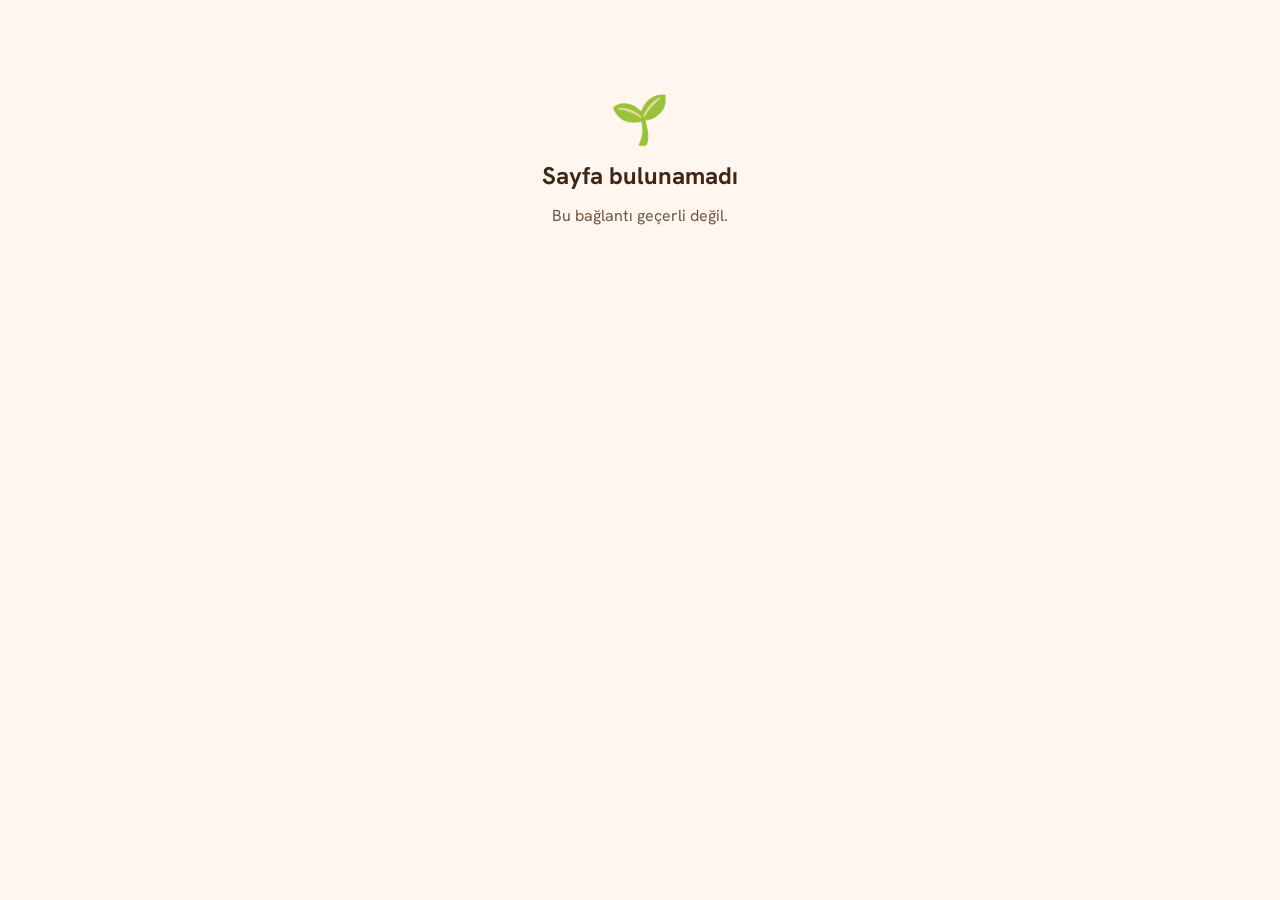
<file: dkt-onay/index.html>
<!doctype html>
<html lang="tr">
  <head>
    <meta charset="UTF-8" />
    <meta name="viewport" content="width=device-width, initial-scale=1.0" />
    <meta name="robots" content="noindex, nofollow, noarchive" />
    <title>Klinik Görüş Talebi — Sprout Way</title>
    <script type="module" crossorigin src="/dkt-onay/assets/index-z876_p3N.js"></script>
    <link rel="stylesheet" crossorigin href="/dkt-onay/assets/index-rcvxH3Lb.css">
  </head>
  <body>
    <div id="root"></div>
  </body>
</html>
</file>
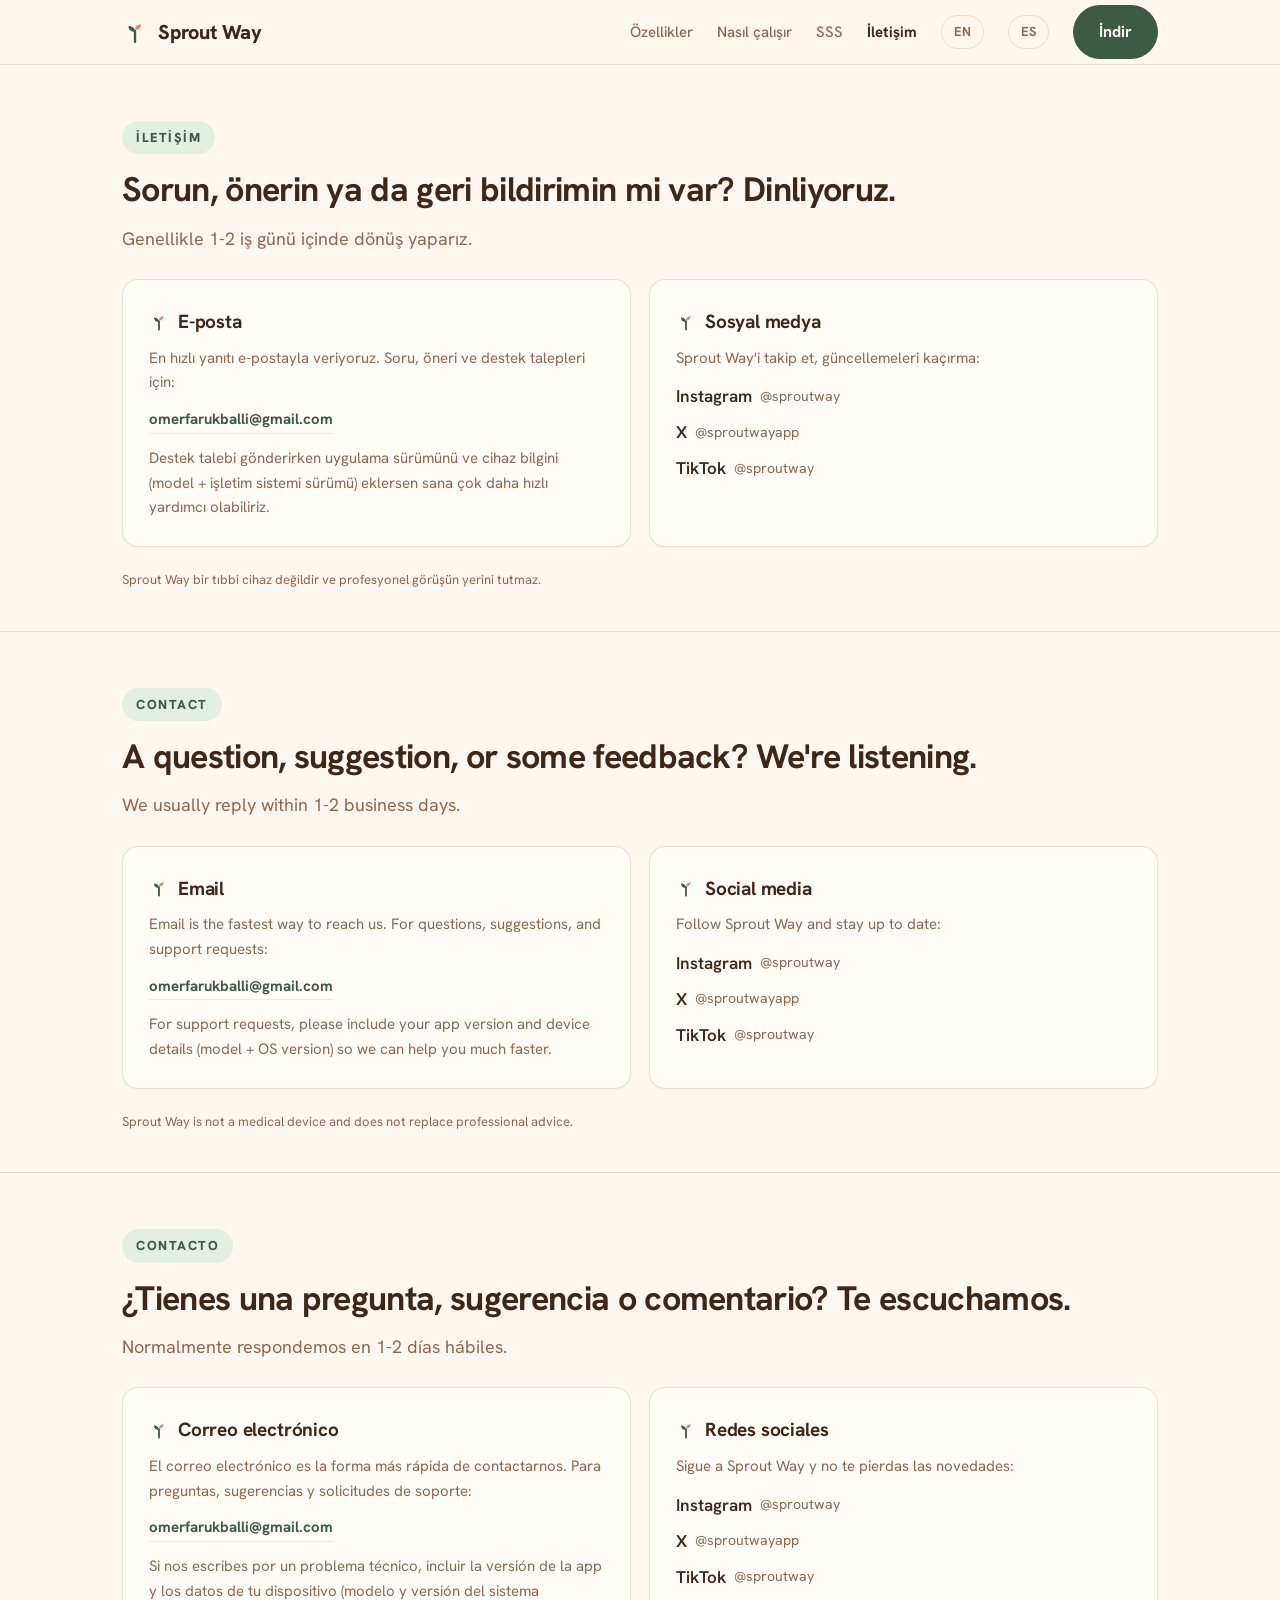
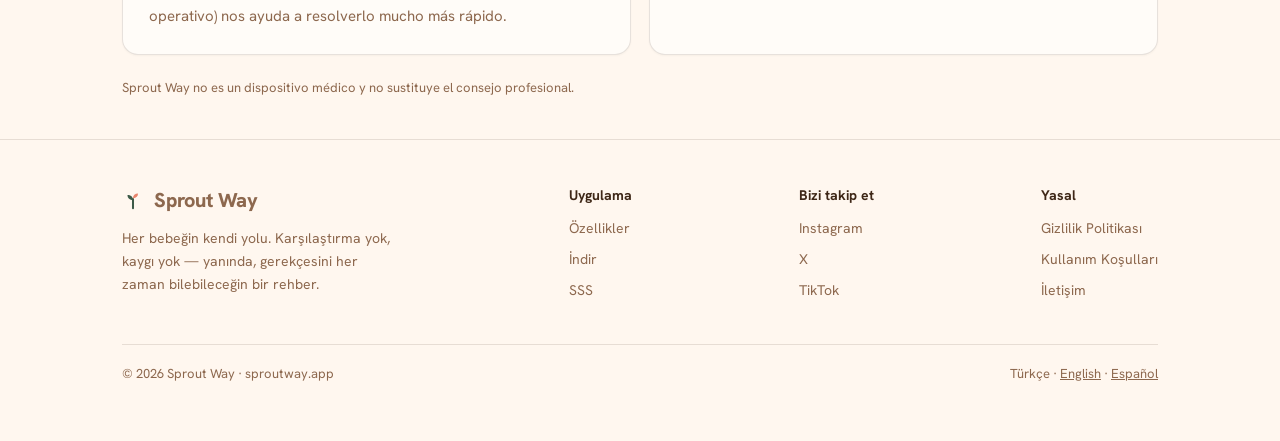
<file: contact.html>
<!doctype html>
<html lang="tr">
<head>
<meta charset="utf-8">
<meta name="viewport" content="width=device-width, initial-scale=1">
<title>İletişim — Sprout Way</title>
<meta name="description" content="Sprout Way ile iletişime geç: soruların, önerilerin ve geri bildirimlerin için e-posta ve sosyal medya kanallarımız.">
<meta property="og:title" content="İletişim — Sprout Way">
<meta property="og:description" content="Sorun, önerin ya da geri bildirimin mi var? Dinliyoruz.">
<meta property="og:type" content="website">
<meta property="og:url" content="https://sproutway.app/contact.html">
<link rel="preconnect" href="https://fonts.googleapis.com">
<link rel="preconnect" href="https://fonts.gstatic.com" crossorigin>
<link href="https://fonts.googleapis.com/css2?family=Hanken+Grotesk:wght@400;500;600;700;800&display=swap" rel="stylesheet">
<style>
  /* ── Sprout Way tasarım token'ları (uygulamanın kilitli paletinden) ── */
  :root{
    --bg:#FFF7EF;          /* krem zemin */
    --card:#FFFCF8;        /* kart zemini */
    --ink:#3E2717;         /* ana metin */
    --muted:#8D684E;       /* ikincil metin */
    --line:rgba(62,39,23,.12);
    --forest:#3D5A47;      /* CTA orman yeşili */
    --forest-d:#31493A;
    --tint:#E3EFE3;        /* yumuşak yeşil yastık */
    --coral:#E8836B;       /* TEK accent — vurgu/kutlama anı */
    --coral-soft:#FBEDE8;
    --radius-m:12px; --radius-l:16px; --radius-xl:24px;
  }
  *{box-sizing:border-box;margin:0;padding:0}
  html{scroll-behavior:smooth}
  body{background:var(--bg);color:var(--ink);
    font:17px/1.65 "Hanken Grotesk",-apple-system,BlinkMacSystemFont,"Segoe UI",sans-serif;
    -webkit-font-smoothing:antialiased}
  a{color:inherit;text-decoration:none}
  img,svg{max-width:100%;vertical-align:middle}
  .wrap{max-width:1080px;margin:0 auto;padding:0 22px}

  /* ── Butonlar: uygulamadaki koyu yeşil pill CTA dili ── */
  .btn{display:inline-flex;align-items:center;gap:9px;background:var(--forest);color:#fff;
    font-weight:700;font-size:16px;padding:14px 26px;border-radius:999px;
    transition:transform .15s,background .15s}
  .btn:hover{background:var(--forest-d);transform:translateY(-1px)}
  .btn.ghost{background:transparent;color:var(--forest);border:1.5px solid var(--line)}
  .btn.ghost:hover{background:var(--tint);transform:translateY(-1px)}
  .store{display:inline-flex;flex-direction:column;gap:1px;background:var(--ink);color:#fff;
    padding:10px 20px;border-radius:14px;line-height:1.15;transition:transform .15s,opacity .15s}
  .store:hover{transform:translateY(-1px);opacity:.92}
  .store small{font-size:11px;opacity:.8;font-weight:400}
  .store b{font-size:17px;font-weight:600}
  .store.soon{opacity:.55;pointer-events:none}

  /* ── Nav ── */
  nav{position:sticky;top:0;z-index:20;background:rgba(255,247,239,.86);
    backdrop-filter:saturate(180%) blur(14px);border-bottom:1px solid var(--line)}
  nav .row{display:flex;align-items:center;justify-content:space-between;height:64px}
  .logo{display:flex;align-items:center;gap:10px;font-weight:800;font-size:20px;letter-spacing:-.01em}
  nav .links{display:flex;align-items:center;gap:24px;font-size:15px;color:var(--muted);font-weight:500}
  nav .links a:hover{color:var(--ink)}
  nav .links a.lang{border:1.5px solid var(--line);border-radius:999px;padding:5px 12px;font-size:13px;font-weight:700}
  @media(max-width:720px){nav .links a:not(.btn):not(.lang){display:none}}

  /* ── Bölüm iskeleti ── */
  section{padding:72px 0}
  .kicker{display:inline-block;font-size:13px;font-weight:800;letter-spacing:.12em;
    text-transform:uppercase;color:var(--forest);background:var(--tint);
    padding:6px 14px;border-radius:999px;margin-bottom:16px}
  h2{font-size:34px;line-height:1.15;letter-spacing:-.02em;margin-bottom:14px;text-wrap:balance}
  .lead{font-size:18px;color:var(--muted);max-width:640px}

  /* ── Kartlar ── */
  .card{background:var(--card);border:1px solid var(--line);border-radius:var(--radius-l);
    padding:26px;box-shadow:0 1px 2px rgba(62,39,23,.04)}
  .grid{display:grid;gap:18px}
  @media(min-width:760px){.grid.c2{grid-template-columns:1fr 1fr}.grid.c3{grid-template-columns:1fr 1fr 1fr}}

  /* ── Footer ── */
  footer{border-top:1px solid var(--line);padding:44px 0 56px;color:var(--muted);font-size:14px}
  footer .cols{display:flex;flex-wrap:wrap;gap:32px;justify-content:space-between;align-items:flex-start}
  footer .brand{max-width:280px}
  footer h4{color:var(--ink);font-size:14px;margin-bottom:10px}
  footer ul{list-style:none}
  footer li{margin-bottom:8px}
  footer a:hover{color:var(--ink)}
  footer .fine{margin-top:34px;padding-top:18px;border-top:1px solid var(--line);
    display:flex;flex-wrap:wrap;gap:12px;justify-content:space-between;font-size:13px}

  /* PAGE — sayfa-özel stiller BURAYA */
  .contact-section{padding:56px 0 40px}
  .contact-section + .contact-section{border-top:1px solid var(--line)}
  .contact-section .grid{margin-top:26px}
  .card h3{font-size:19px;letter-spacing:-.01em;margin-bottom:8px;
    display:flex;align-items:center;gap:9px}
  .card p{color:var(--muted);font-size:15px;margin-bottom:12px}
  .card p:last-child{margin-bottom:0}
  .mail-link{display:inline-flex;align-items:center;gap:8px;font-weight:700;color:var(--forest);
    border-bottom:1.5px solid var(--tint);padding-bottom:1px}
  .mail-link:hover{color:var(--forest-d);border-color:var(--forest)}
  .social-list{list-style:none;display:flex;flex-direction:column;gap:8px}
  .social-list a{display:inline-flex;align-items:center;gap:8px;font-weight:600;color:var(--ink)}
  .social-list a:hover{color:var(--forest)}
  .social-list small{color:var(--muted);font-weight:400}
  .note{margin-top:22px;font-size:13px;color:var(--muted);max-width:640px}
</style>
</head>
<body>

<nav>
  <div class="wrap row">
    <a class="logo" href="/">
      <!-- Filiz — uygulamanın SproutFigure kimliğinden; emoji değil SVG -->
      <svg width="26" height="26" viewBox="0 0 24 24" fill="none" aria-hidden="true">
        <path d="M12 21 V11" stroke="#3D5A47" stroke-width="2.2" stroke-linecap="round"/>
        <path d="M12 12 C12 8.5 9.5 6.5 6 6.5 C6 10 8.5 12 12 12 Z" fill="#3D5A47"/>
        <path d="M12 10 C12 7 14.2 5 17.5 5 C17.5 8.2 15.2 10.2 12 10 Z" fill="#E8836B"/>
      </svg>
      Sprout Way
    </a>
    <div class="links">
      <a href="/#ozellikler">Özellikler</a>
      <a href="/#nasil">Nasıl çalışır</a>
      <a href="/#sss">SSS</a>
      <a href="/contact.html" style="color:var(--ink);font-weight:700">İletişim</a>
      <a class="lang" href="#en">EN</a>
      <a class="lang" href="#es">ES</a>
      <a class="btn" href="/#indir">İndir</a>
    </div>
  </div>
</nav>

<main>

  <!-- ═══ TR ═══ -->
  <section class="contact-section" id="tr">
    <div class="wrap">
      <span class="kicker">İletişim</span>
      <h2>Sorun, önerin ya da geri bildirimin mi var? Dinliyoruz.</h2>
      <p class="lead">Genellikle 1-2 iş günü içinde dönüş yaparız.</p>

      <div class="grid c2">
        <div class="card">
          <h3>
            <svg width="20" height="20" viewBox="0 0 24 24" fill="none" aria-hidden="true">
              <path d="M12 21 V11" stroke="#3D5A47" stroke-width="2.2" stroke-linecap="round"/>
              <path d="M12 12 C12 8.5 9.5 6.5 6 6.5 C6 10 8.5 12 12 12 Z" fill="#3D5A47"/>
              <path d="M12 10 C12 7 14.2 5 17.5 5 C17.5 8.2 15.2 10.2 12 10 Z" fill="#E8836B"/>
            </svg>
            E-posta
          </h3>
          <p>En hızlı yanıtı e-postayla veriyoruz. Soru, öneri ve destek talepleri için:</p>
          <!-- SMTP kurulunca bu adres destek@sproutway.app olarak güncellenecek -->
          <p><a class="mail-link" href="mailto:omerfarukballi@gmail.com">omerfarukballi@gmail.com</a></p>
          <p>Destek talebi gönderirken uygulama sürümünü ve cihaz bilgini (model + işletim sistemi sürümü) eklersen sana çok daha hızlı yardımcı olabiliriz.</p>
        </div>

        <div class="card">
          <h3>
            <svg width="20" height="20" viewBox="0 0 24 24" fill="none" aria-hidden="true">
              <path d="M12 21 V11" stroke="#3D5A47" stroke-width="2.2" stroke-linecap="round"/>
              <path d="M12 12 C12 8.5 9.5 6.5 6 6.5 C6 10 8.5 12 12 12 Z" fill="#3D5A47"/>
              <path d="M12 10 C12 7 14.2 5 17.5 5 C17.5 8.2 15.2 10.2 12 10 Z" fill="#E8836B"/>
            </svg>
            Sosyal medya
          </h3>
          <p>Sprout Way'i takip et, güncellemeleri kaçırma:</p>
          <ul class="social-list">
            <li><a href="https://instagram.com/sproutway" rel="noopener">Instagram <small>@sproutway</small></a></li>
            <li><a href="https://x.com/sproutwayapp" rel="noopener">X <small>@sproutwayapp</small></a></li>
            <li><a href="https://www.tiktok.com/@sproutway" rel="noopener">TikTok <small>@sproutway</small></a></li>
          </ul>
        </div>
      </div>

      <p class="note">Sprout Way bir tıbbi cihaz değildir ve profesyonel görüşün yerini tutmaz.</p>
    </div>
  </section>

  <!-- ═══ EN ═══ -->
  <section class="contact-section" id="en" lang="en">
    <div class="wrap">
      <span class="kicker">Contact</span>
      <h2>A question, suggestion, or some feedback? We're listening.</h2>
      <p class="lead">We usually reply within 1-2 business days.</p>

      <div class="grid c2">
        <div class="card">
          <h3>
            <svg width="20" height="20" viewBox="0 0 24 24" fill="none" aria-hidden="true">
              <path d="M12 21 V11" stroke="#3D5A47" stroke-width="2.2" stroke-linecap="round"/>
              <path d="M12 12 C12 8.5 9.5 6.5 6 6.5 C6 10 8.5 12 12 12 Z" fill="#3D5A47"/>
              <path d="M12 10 C12 7 14.2 5 17.5 5 C17.5 8.2 15.2 10.2 12 10 Z" fill="#E8836B"/>
            </svg>
            Email
          </h3>
          <p>Email is the fastest way to reach us. For questions, suggestions, and support requests:</p>
          <!-- Once SMTP is set up, this address will change to destek@sproutway.app -->
          <p><a class="mail-link" href="mailto:omerfarukballi@gmail.com">omerfarukballi@gmail.com</a></p>
          <p>For support requests, please include your app version and device details (model + OS version) so we can help you much faster.</p>
        </div>

        <div class="card">
          <h3>
            <svg width="20" height="20" viewBox="0 0 24 24" fill="none" aria-hidden="true">
              <path d="M12 21 V11" stroke="#3D5A47" stroke-width="2.2" stroke-linecap="round"/>
              <path d="M12 12 C12 8.5 9.5 6.5 6 6.5 C6 10 8.5 12 12 12 Z" fill="#3D5A47"/>
              <path d="M12 10 C12 7 14.2 5 17.5 5 C17.5 8.2 15.2 10.2 12 10 Z" fill="#E8836B"/>
            </svg>
            Social media
          </h3>
          <p>Follow Sprout Way and stay up to date:</p>
          <ul class="social-list">
            <li><a href="https://instagram.com/sproutway" rel="noopener">Instagram <small>@sproutway</small></a></li>
            <li><a href="https://x.com/sproutwayapp" rel="noopener">X <small>@sproutwayapp</small></a></li>
            <li><a href="https://www.tiktok.com/@sproutway" rel="noopener">TikTok <small>@sproutway</small></a></li>
          </ul>
        </div>
      </div>

      <p class="note">Sprout Way is not a medical device and does not replace professional advice.</p>
    </div>
  </section>

  <!-- ═══ ES ═══ -->
  <section class="contact-section" id="es" lang="es">
    <div class="wrap">
      <span class="kicker">Contacto</span>
      <h2>¿Tienes una pregunta, sugerencia o comentario? Te escuchamos.</h2>
      <p class="lead">Normalmente respondemos en 1-2 días hábiles.</p>

      <div class="grid c2">
        <div class="card">
          <h3>
            <svg width="20" height="20" viewBox="0 0 24 24" fill="none" aria-hidden="true">
              <path d="M12 21 V11" stroke="#3D5A47" stroke-width="2.2" stroke-linecap="round"/>
              <path d="M12 12 C12 8.5 9.5 6.5 6 6.5 C6 10 8.5 12 12 12 Z" fill="#3D5A47"/>
              <path d="M12 10 C12 7 14.2 5 17.5 5 C17.5 8.2 15.2 10.2 12 10 Z" fill="#E8836B"/>
            </svg>
            Correo electrónico
          </h3>
          <p>El correo electrónico es la forma más rápida de contactarnos. Para preguntas, sugerencias y solicitudes de soporte:</p>
          <p><a class="mail-link" href="mailto:omerfarukballi@gmail.com">omerfarukballi@gmail.com</a></p>
          <p>Si nos escribes por un problema técnico, incluir la versión de la app y los datos de tu dispositivo (modelo y versión del sistema operativo) nos ayuda a resolverlo mucho más rápido.</p>
        </div>

        <div class="card">
          <h3>
            <svg width="20" height="20" viewBox="0 0 24 24" fill="none" aria-hidden="true">
              <path d="M12 21 V11" stroke="#3D5A47" stroke-width="2.2" stroke-linecap="round"/>
              <path d="M12 12 C12 8.5 9.5 6.5 6 6.5 C6 10 8.5 12 12 12 Z" fill="#3D5A47"/>
              <path d="M12 10 C12 7 14.2 5 17.5 5 C17.5 8.2 15.2 10.2 12 10 Z" fill="#E8836B"/>
            </svg>
            Redes sociales
          </h3>
          <p>Sigue a Sprout Way y no te pierdas las novedades:</p>
          <ul class="social-list">
            <li><a href="https://instagram.com/sproutway" rel="noopener">Instagram <small>@sproutway</small></a></li>
            <li><a href="https://x.com/sproutwayapp" rel="noopener">X <small>@sproutwayapp</small></a></li>
            <li><a href="https://www.tiktok.com/@sproutway" rel="noopener">TikTok <small>@sproutway</small></a></li>
          </ul>
        </div>
      </div>

      <p class="note">Sprout Way no es un dispositivo médico y no sustituye el consejo profesional.</p>
    </div>
  </section>

</main>

<footer>
  <div class="wrap">
    <div class="cols">
      <div class="brand">
        <div class="logo" style="margin-bottom:10px">
          <svg width="22" height="22" viewBox="0 0 24 24" fill="none" aria-hidden="true">
            <path d="M12 21 V11" stroke="#3D5A47" stroke-width="2.2" stroke-linecap="round"/>
            <path d="M12 12 C12 8.5 9.5 6.5 6 6.5 C6 10 8.5 12 12 12 Z" fill="#3D5A47"/>
            <path d="M12 10 C12 7 14.2 5 17.5 5 C17.5 8.2 15.2 10.2 12 10 Z" fill="#E8836B"/>
          </svg>
          Sprout Way
        </div>
        <p>Her bebeğin kendi yolu. Karşılaştırma yok, kaygı yok — yanında, gerekçesini her zaman bilebileceğin bir rehber.</p>
      </div>
      <div>
        <h4>Uygulama</h4>
        <ul>
          <li><a href="/#ozellikler">Özellikler</a></li>
          <li><a href="/#indir">İndir</a></li>
          <li><a href="/#sss">SSS</a></li>
        </ul>
      </div>
      <div>
        <h4>Bizi takip et</h4>
        <ul>
          <li><a href="https://instagram.com/sproutway" rel="noopener">Instagram</a></li>
          <li><a href="https://x.com/sproutwayapp" rel="noopener">X</a></li>
          <li><a href="https://www.tiktok.com/@sproutway" rel="noopener">TikTok</a></li>
        </ul>
      </div>
      <div>
        <h4>Yasal</h4>
        <ul>
          <li><a href="/gizlilik-politikasi.html">Gizlilik Politikası</a></li>
          <li><a href="/kullanim-kosullari.html">Kullanım Koşulları</a></li>
          <li><a href="/contact.html">İletişim</a></li>
        </ul>
      </div>
    </div>
    <div class="fine">
      <span>© 2026 Sprout Way · sproutway.app</span>
      <span>Türkçe · <a href="#en" style="text-decoration:underline">English</a> · <a href="#es" style="text-decoration:underline">Español</a></span>
    </div>
  </div>
</footer>

</body>
</html>
</file>
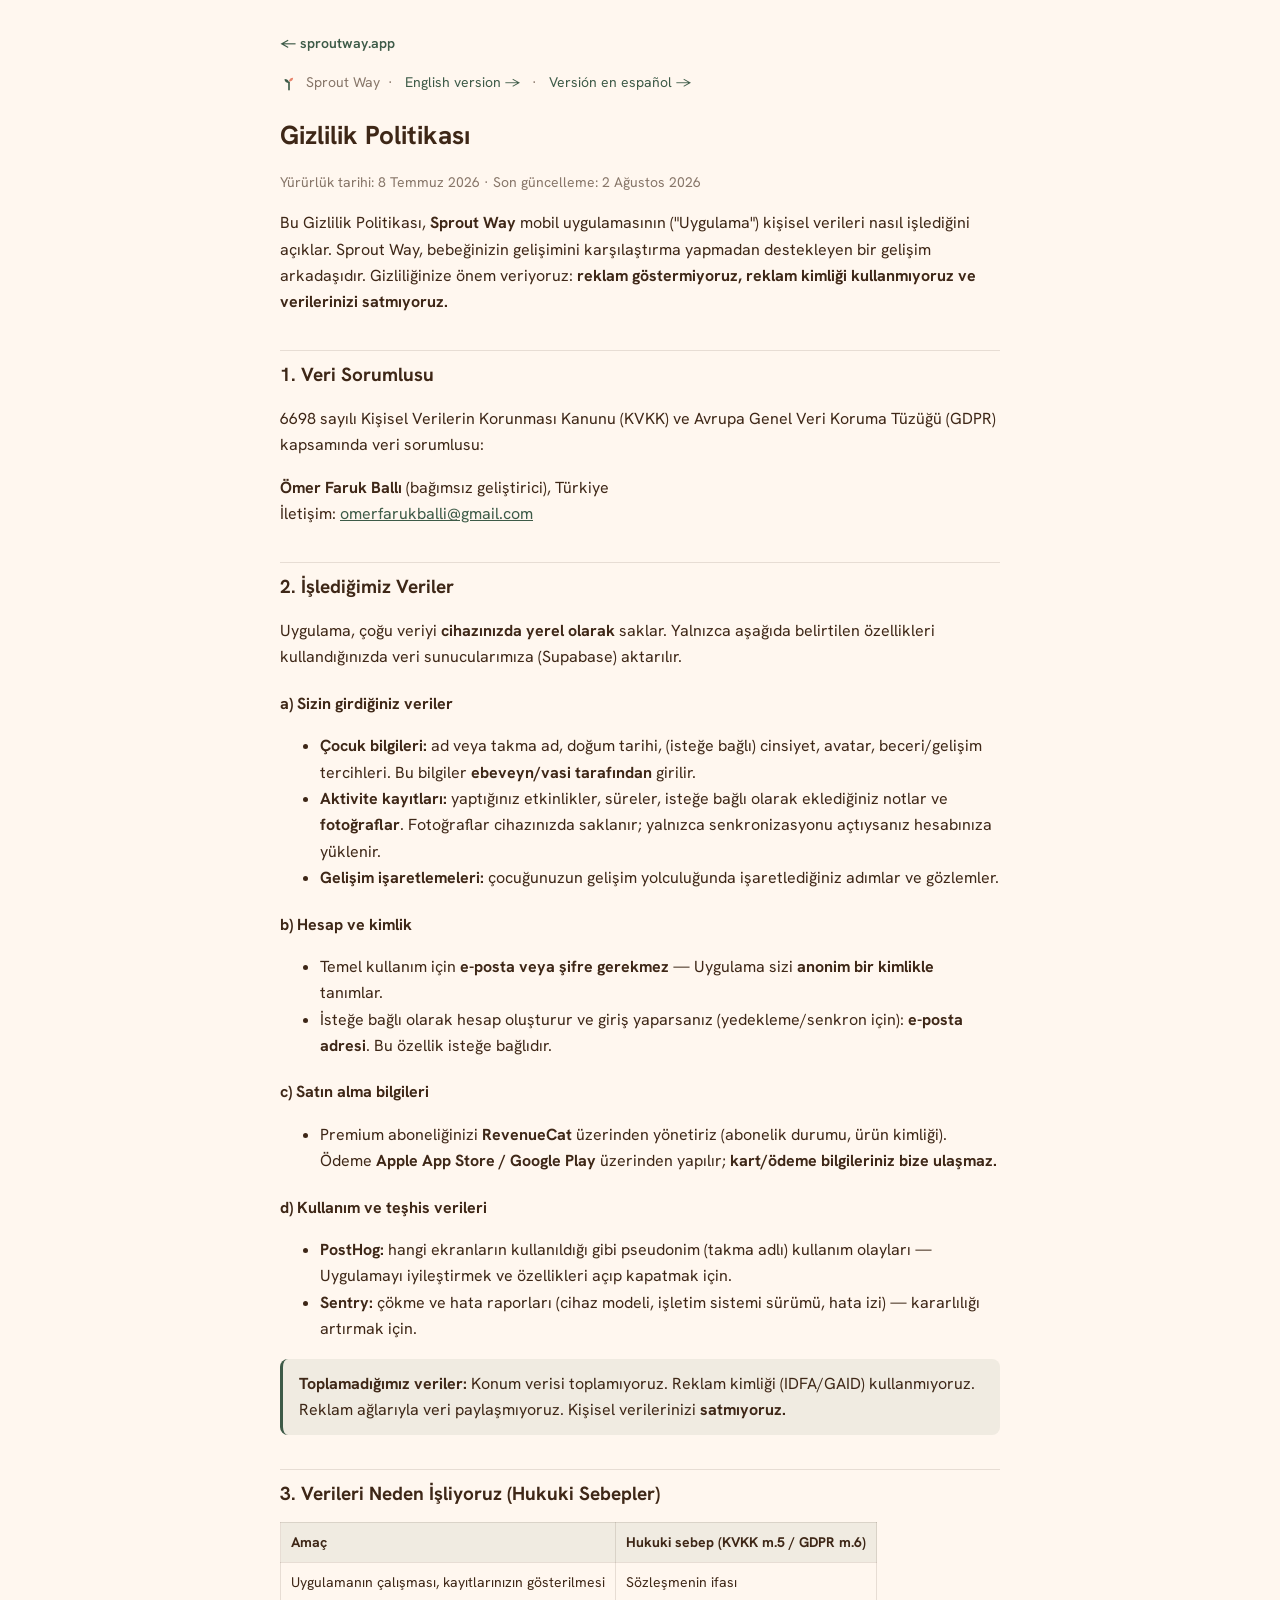
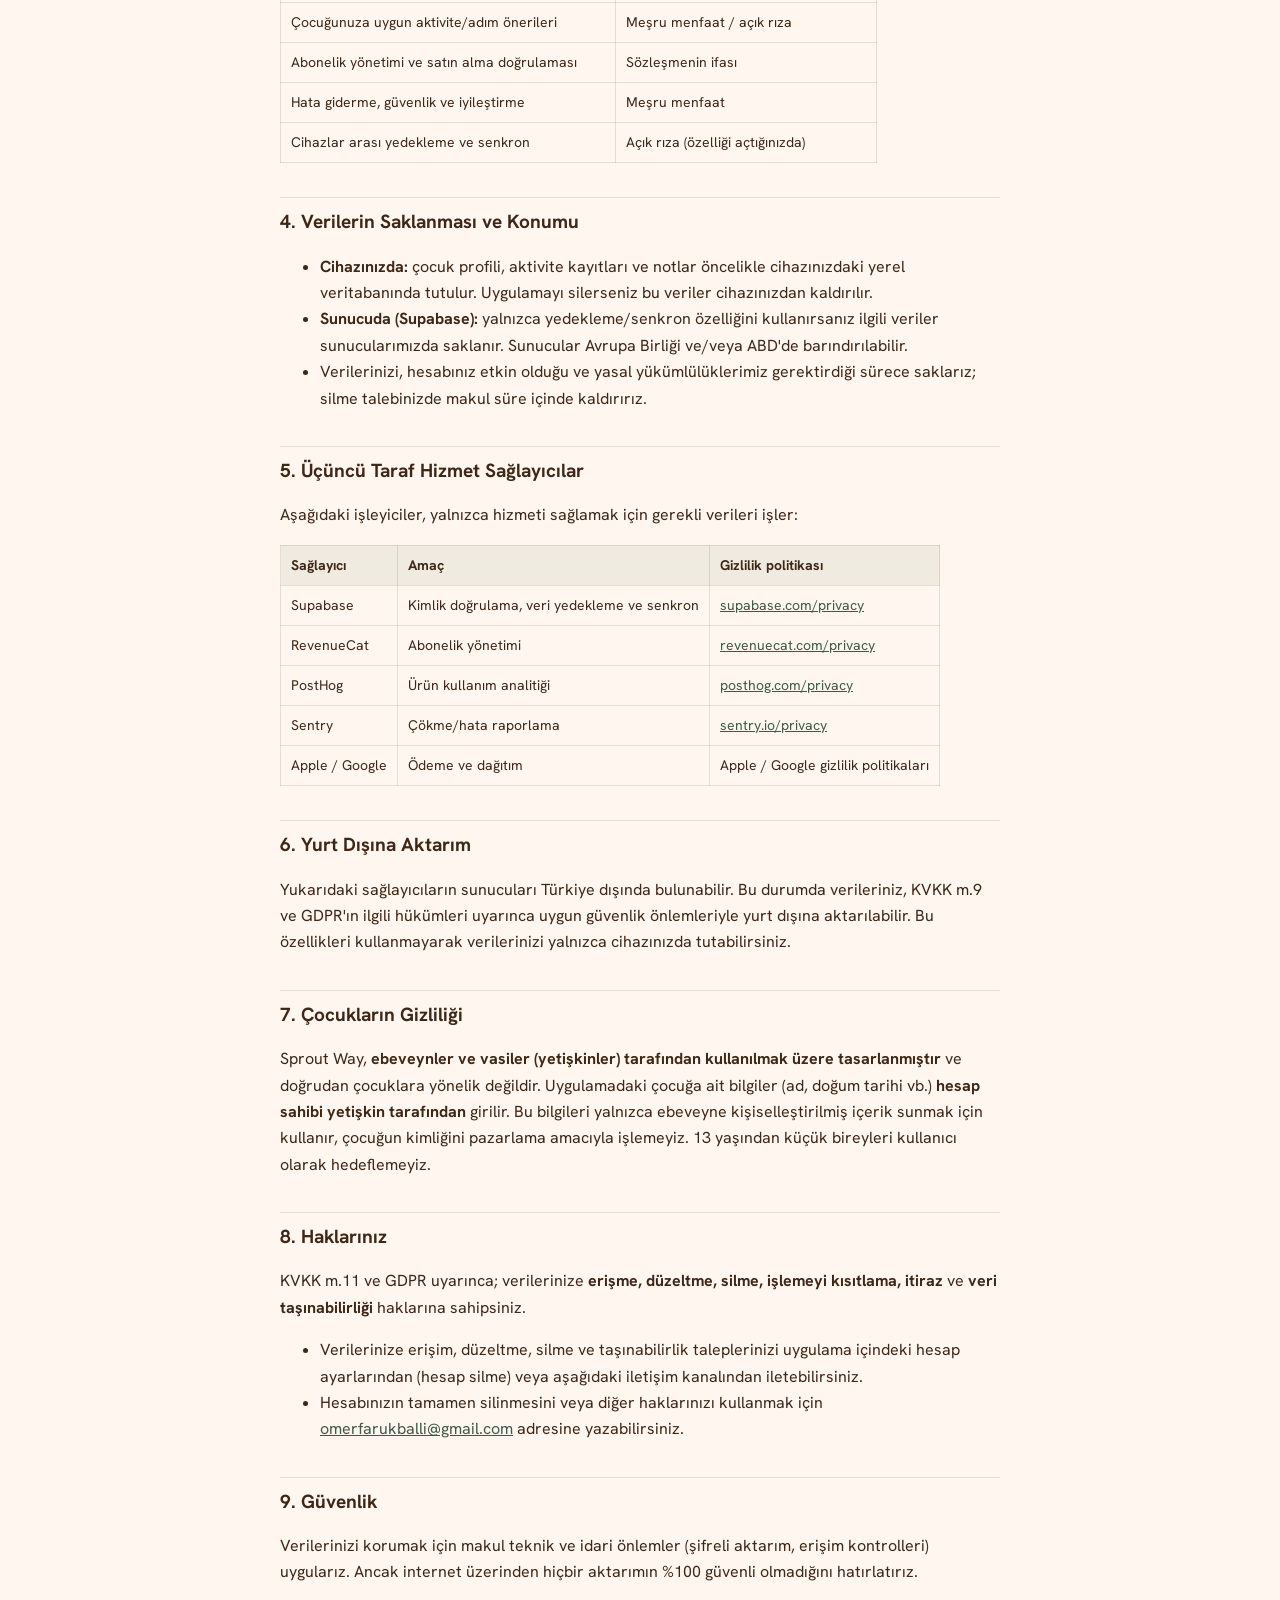
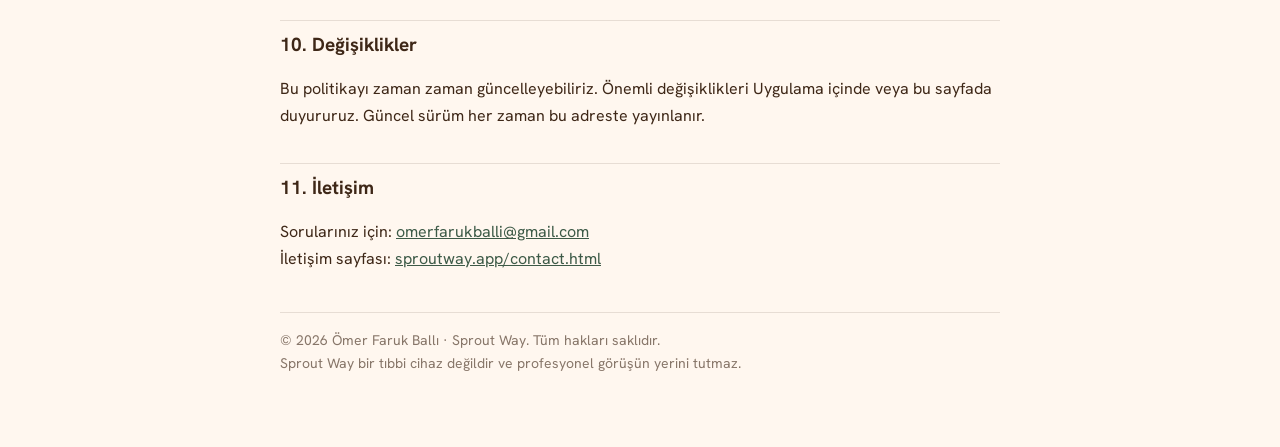
<file: gizlilik-politikasi.html>
<!doctype html>
<html lang="tr">
<head>
<meta charset="utf-8">
<meta name="viewport" content="width=device-width, initial-scale=1">
<meta name="description" content="Sprout Way mobil uygulamasının gizlilik politikası — hangi verileri işlediğimiz, nasıl koruduğumuz ve haklarınız.">
<title>Sprout Way — Gizlilik Politikası</title>
<link rel="preconnect" href="https://fonts.googleapis.com">
<link rel="preconnect" href="https://fonts.gstatic.com" crossorigin>
<link href="https://fonts.googleapis.com/css2?family=Hanken+Grotesk:wght@400;600;700&display=swap" rel="stylesheet">
<style>
  :root { --fg:#3E2717; --muted:rgba(62,39,23,.62); --line:rgba(62,39,23,.12); --accent:#3D5A47; --bg:#FFF7EF; --tint:rgba(61,90,71,.08); }
  * { box-sizing:border-box; }
  body { margin:0; background:var(--bg); color:var(--fg);
    font:16px/1.65 "Hanken Grotesk",-apple-system,BlinkMacSystemFont,"Segoe UI",Roboto,Helvetica,Arial,sans-serif; }
  .wrap { max-width:760px; margin:0 auto; padding:32px 20px 72px; }
  .back { font-size:14px; margin-bottom:16px; }
  .back a { color:var(--accent); text-decoration:none; font-weight:600; }
  .lang { font-size:14px; color:var(--muted); margin-bottom:20px; display:flex; align-items:center; gap:8px; }
  .lang svg { flex:0 0 auto; }
  .lang a { color:var(--accent); text-decoration:none; }
  h1 { font-size:26px; margin:8px 0 4px; }
  h2 { font-size:19px; margin:34px 0 8px; padding-top:8px; border-top:1px solid var(--line); }
  h3 { font-size:16px; margin:20px 0 4px; }
  p, li { color:var(--fg); }
  .muted { color:var(--muted); font-size:14px; }
  a { color:var(--accent); }
  table { width:100%; border-collapse:collapse; margin:12px 0; font-size:14px; display:block; overflow-x:auto; }
  th, td { border:1px solid var(--line); padding:8px 10px; text-align:left; vertical-align:top; }
  th { background:var(--tint); }
  code { background:var(--tint); padding:1px 5px; border-radius:4px; font-size:13px; }
  .callout { background:var(--tint); border-left:3px solid var(--accent); padding:12px 16px; border-radius:8px; margin:16px 0; }
  footer { margin-top:40px; padding-top:16px; border-top:1px solid var(--line); }
</style>
</head>
<body>
<div class="wrap">
  <div class="back"><a href="https://sproutway.app/">← sproutway.app</a></div>
  <div class="lang">
    <svg width="18" height="18" viewBox="0 0 24 24" fill="none" aria-hidden="true">
      <path d="M12 21 V11" stroke="#3D5A47" stroke-width="2.2" stroke-linecap="round"/>
      <path d="M12 12 C12 8.5 9.5 6.5 6 6.5 C6 10 8.5 12 12 12 Z" fill="#3D5A47"/>
      <path d="M12 10 C12 7 14.2 5 17.5 5 C17.5 8.2 15.2 10.2 12 10 Z" fill="#E8836B"/>
    </svg>
    Sprout Way &nbsp;·&nbsp; <a href="privacy-policy.html">English version →</a> &nbsp;·&nbsp; <a href="politica-de-privacidad.html">Versión en español →</a>
  </div>
  <h1>Gizlilik Politikası</h1>
  <p class="muted">Yürürlük tarihi: 8 Temmuz 2026 · Son güncelleme: 2 Ağustos 2026</p>

  <p>Bu Gizlilik Politikası, <strong>Sprout Way</strong> mobil uygulamasının ("Uygulama") kişisel verileri nasıl işlediğini açıklar. Sprout Way, bebeğinizin gelişimini karşılaştırma yapmadan destekleyen bir gelişim arkadaşıdır. Gizliliğinize önem veriyoruz: <strong>reklam göstermiyoruz, reklam kimliği kullanmıyoruz ve verilerinizi satmıyoruz.</strong></p>

  <h2>1. Veri Sorumlusu</h2>
  <p>6698 sayılı Kişisel Verilerin Korunması Kanunu (KVKK) ve Avrupa Genel Veri Koruma Tüzüğü (GDPR) kapsamında veri sorumlusu:</p>
  <p><strong>Ömer Faruk Ballı</strong> (bağımsız geliştirici), Türkiye<br>
  İletişim: <a href="mailto:omerfarukballi@gmail.com">omerfarukballi@gmail.com</a></p>

  <h2>2. İşlediğimiz Veriler</h2>
  <p>Uygulama, çoğu veriyi <strong>cihazınızda yerel olarak</strong> saklar. Yalnızca aşağıda belirtilen özellikleri kullandığınızda veri sunucularımıza (Supabase) aktarılır.</p>

  <h3>a) Sizin girdiğiniz veriler</h3>
  <ul>
    <li><strong>Çocuk bilgileri:</strong> ad veya takma ad, doğum tarihi, (isteğe bağlı) cinsiyet, avatar, beceri/gelişim tercihleri. Bu bilgiler <strong>ebeveyn/vasi tarafından</strong> girilir.</li>
    <li><strong>Aktivite kayıtları:</strong> yaptığınız etkinlikler, süreler, isteğe bağlı olarak eklediğiniz notlar ve <strong>fotoğraflar</strong>. Fotoğraflar cihazınızda saklanır; yalnızca senkronizasyonu açtıysanız hesabınıza yüklenir.</li>
    <li><strong>Gelişim işaretlemeleri:</strong> çocuğunuzun gelişim yolculuğunda işaretlediğiniz adımlar ve gözlemler.</li>
  </ul>

  <h3>b) Hesap ve kimlik</h3>
  <ul>
    <li>Temel kullanım için <strong>e-posta veya şifre gerekmez</strong> — Uygulama sizi <strong>anonim bir kimlikle</strong> tanımlar.</li>
    <li>İsteğe bağlı olarak hesap oluşturur ve giriş yaparsanız (yedekleme/senkron için): <strong>e-posta adresi</strong>. Bu özellik isteğe bağlıdır.</li>
  </ul>

  <h3>c) Satın alma bilgileri</h3>
  <ul>
    <li>Premium aboneliğinizi <strong>RevenueCat</strong> üzerinden yönetiriz (abonelik durumu, ürün kimliği). Ödeme <strong>Apple App Store / Google Play</strong> üzerinden yapılır; <strong>kart/ödeme bilgileriniz bize ulaşmaz.</strong></li>
  </ul>

  <h3>d) Kullanım ve teşhis verileri</h3>
  <ul>
    <li><strong>PostHog:</strong> hangi ekranların kullanıldığı gibi pseudonim (takma adlı) kullanım olayları — Uygulamayı iyileştirmek ve özellikleri açıp kapatmak için.</li>
    <li><strong>Sentry:</strong> çökme ve hata raporları (cihaz modeli, işletim sistemi sürümü, hata izi) — kararlılığı artırmak için.</li>
  </ul>

  <div class="callout"><strong>Toplamadığımız veriler:</strong> Konum verisi toplamıyoruz. Reklam kimliği (IDFA/GAID) kullanmıyoruz. Reklam ağlarıyla veri paylaşmıyoruz. Kişisel verilerinizi <strong>satmıyoruz.</strong></div>

  <h2>3. Verileri Neden İşliyoruz (Hukuki Sebepler)</h2>
  <table>
    <tr><th>Amaç</th><th>Hukuki sebep (KVKK m.5 / GDPR m.6)</th></tr>
    <tr><td>Uygulamanın çalışması, kayıtlarınızın gösterilmesi</td><td>Sözleşmenin ifası</td></tr>
    <tr><td>Çocuğunuza uygun aktivite/adım önerileri</td><td>Meşru menfaat / açık rıza</td></tr>
    <tr><td>Abonelik yönetimi ve satın alma doğrulaması</td><td>Sözleşmenin ifası</td></tr>
    <tr><td>Hata giderme, güvenlik ve iyileştirme</td><td>Meşru menfaat</td></tr>
    <tr><td>Cihazlar arası yedekleme ve senkron</td><td>Açık rıza (özelliği açtığınızda)</td></tr>
  </table>

  <h2>4. Verilerin Saklanması ve Konumu</h2>
  <ul>
    <li><strong>Cihazınızda:</strong> çocuk profili, aktivite kayıtları ve notlar öncelikle cihazınızdaki yerel veritabanında tutulur. Uygulamayı silerseniz bu veriler cihazınızdan kaldırılır.</li>
    <li><strong>Sunucuda (Supabase):</strong> yalnızca yedekleme/senkron özelliğini kullanırsanız ilgili veriler sunucularımızda saklanır. Sunucular Avrupa Birliği ve/veya ABD'de barındırılabilir.</li>
    <li>Verilerinizi, hesabınız etkin olduğu ve yasal yükümlülüklerimiz gerektirdiği sürece saklarız; silme talebinizde makul süre içinde kaldırırız.</li>
  </ul>

  <h2>5. Üçüncü Taraf Hizmet Sağlayıcılar</h2>
  <p>Aşağıdaki işleyiciler, yalnızca hizmeti sağlamak için gerekli verileri işler:</p>
  <table>
    <tr><th>Sağlayıcı</th><th>Amaç</th><th>Gizlilik politikası</th></tr>
    <tr><td>Supabase</td><td>Kimlik doğrulama, veri yedekleme ve senkron</td><td><a href="https://supabase.com/privacy">supabase.com/privacy</a></td></tr>
    <tr><td>RevenueCat</td><td>Abonelik yönetimi</td><td><a href="https://www.revenuecat.com/privacy">revenuecat.com/privacy</a></td></tr>
    <tr><td>PostHog</td><td>Ürün kullanım analitiği</td><td><a href="https://posthog.com/privacy">posthog.com/privacy</a></td></tr>
    <tr><td>Sentry</td><td>Çökme/hata raporlama</td><td><a href="https://sentry.io/privacy/">sentry.io/privacy</a></td></tr>
    <tr><td>Apple / Google</td><td>Ödeme ve dağıtım</td><td>Apple / Google gizlilik politikaları</td></tr>
  </table>

  <h2>6. Yurt Dışına Aktarım</h2>
  <p>Yukarıdaki sağlayıcıların sunucuları Türkiye dışında bulunabilir. Bu durumda verileriniz, KVKK m.9 ve GDPR'ın ilgili hükümleri uyarınca uygun güvenlik önlemleriyle yurt dışına aktarılabilir. Bu özellikleri kullanmayarak verilerinizi yalnızca cihazınızda tutabilirsiniz.</p>

  <h2>7. Çocukların Gizliliği</h2>
  <p>Sprout Way, <strong>ebeveynler ve vasiler (yetişkinler) tarafından kullanılmak üzere tasarlanmıştır</strong> ve doğrudan çocuklara yönelik değildir. Uygulamadaki çocuğa ait bilgiler (ad, doğum tarihi vb.) <strong>hesap sahibi yetişkin tarafından</strong> girilir. Bu bilgileri yalnızca ebeveyne kişiselleştirilmiş içerik sunmak için kullanır, çocuğun kimliğini pazarlama amacıyla işlemeyiz. 13 yaşından küçük bireyleri kullanıcı olarak hedeflemeyiz.</p>

  <h2>8. Haklarınız</h2>
  <p>KVKK m.11 ve GDPR uyarınca; verilerinize <strong>erişme, düzeltme, silme, işlemeyi kısıtlama, itiraz</strong> ve <strong>veri taşınabilirliği</strong> haklarına sahipsiniz.</p>
  <ul>
    <li>Verilerinize erişim, düzeltme, silme ve taşınabilirlik taleplerinizi uygulama içindeki hesap ayarlarından (hesap silme) veya aşağıdaki iletişim kanalından iletebilirsiniz.</li>
    <li>Hesabınızın tamamen silinmesini veya diğer haklarınızı kullanmak için <a href="mailto:omerfarukballi@gmail.com">omerfarukballi@gmail.com</a> adresine yazabilirsiniz.</li>
  </ul>

  <h2>9. Güvenlik</h2>
  <p>Verilerinizi korumak için makul teknik ve idari önlemler (şifreli aktarım, erişim kontrolleri) uygularız. Ancak internet üzerinden hiçbir aktarımın %100 güvenli olmadığını hatırlatırız.</p>

  <h2>10. Değişiklikler</h2>
  <p>Bu politikayı zaman zaman güncelleyebiliriz. Önemli değişiklikleri Uygulama içinde veya bu sayfada duyururuz. Güncel sürüm her zaman bu adreste yayınlanır.</p>

  <h2>11. İletişim</h2>
  <!-- SMTP kurulunca e-posta destek@sproutway.app'e güncellenecek -->
  <p>Sorularınız için: <a href="mailto:omerfarukballi@gmail.com">omerfarukballi@gmail.com</a><br>
  İletişim sayfası: <a href="https://sproutway.app/contact.html">sproutway.app/contact.html</a></p>

  <footer class="muted">© 2026 Ömer Faruk Ballı · Sprout Way. Tüm hakları saklıdır.<br>
  Sprout Way bir tıbbi cihaz değildir ve profesyonel görüşün yerini tutmaz.</footer>
</div>
</body>
</html>
</file>
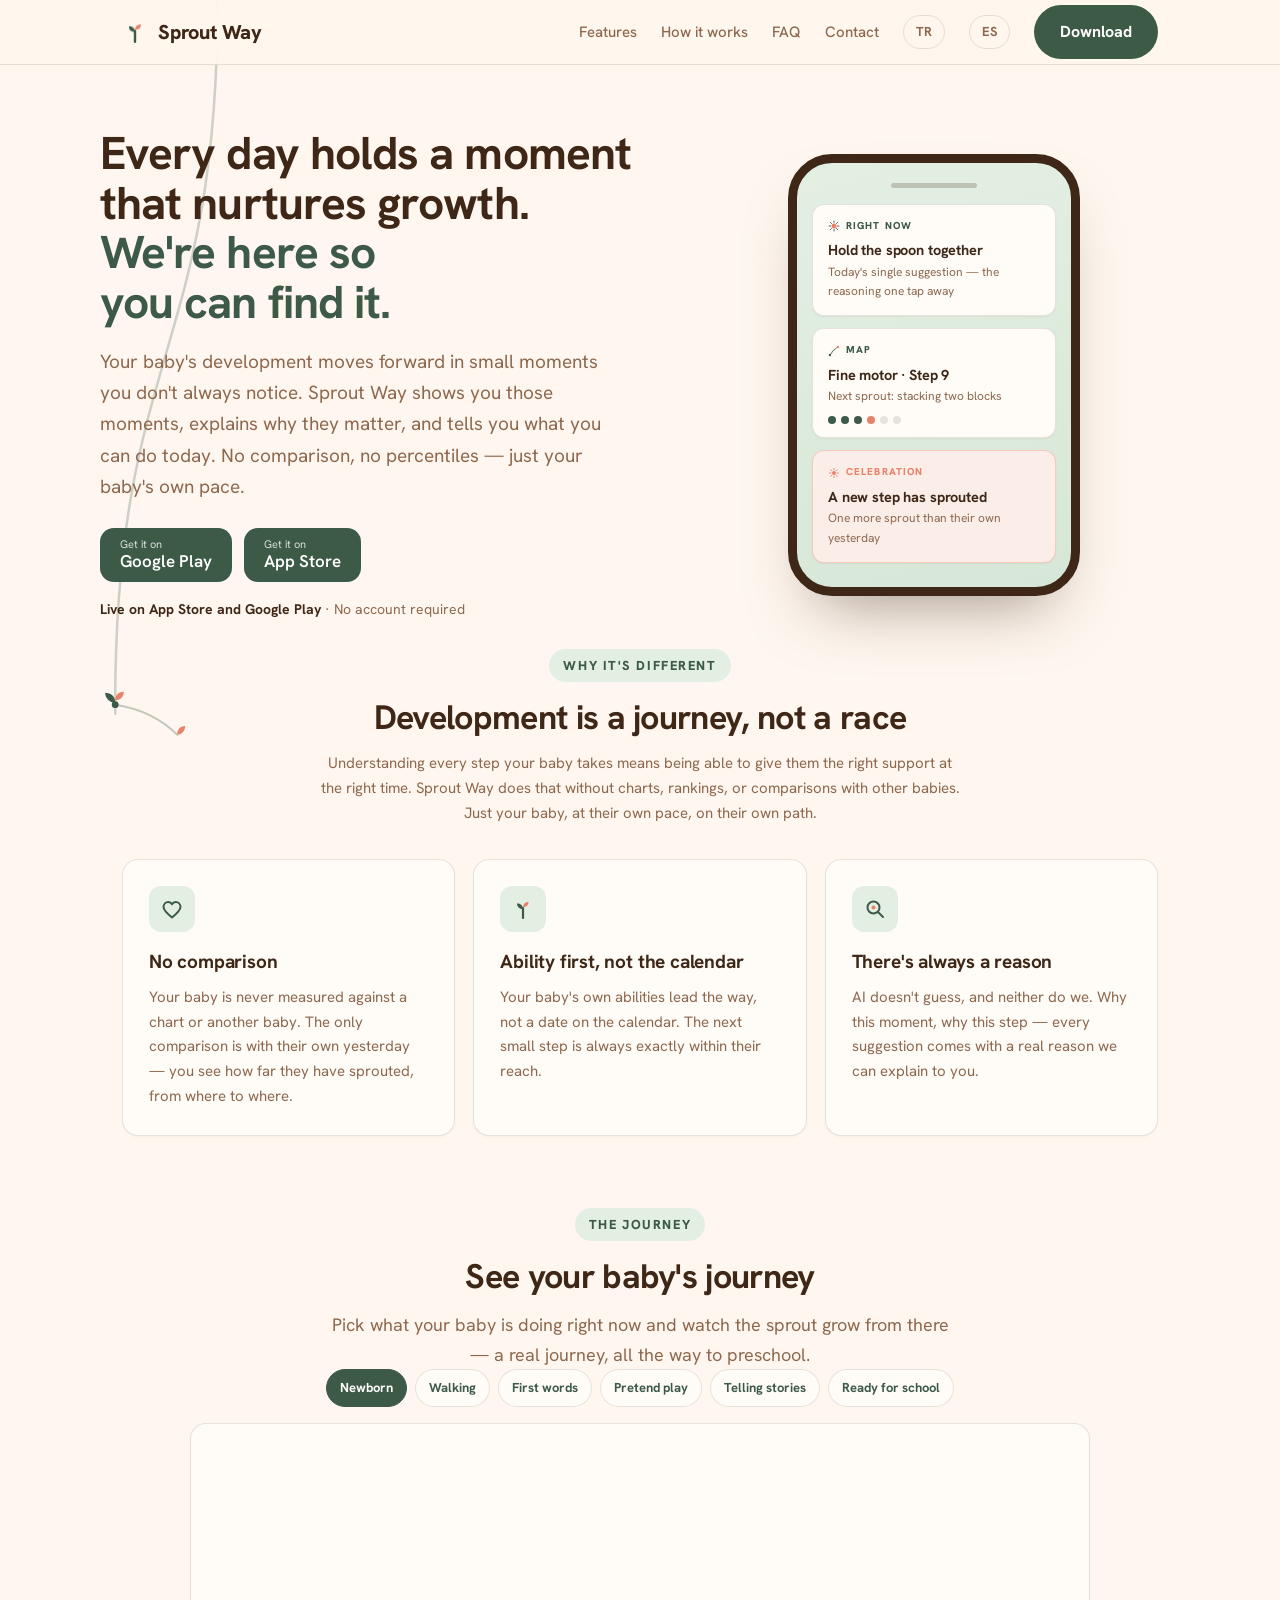
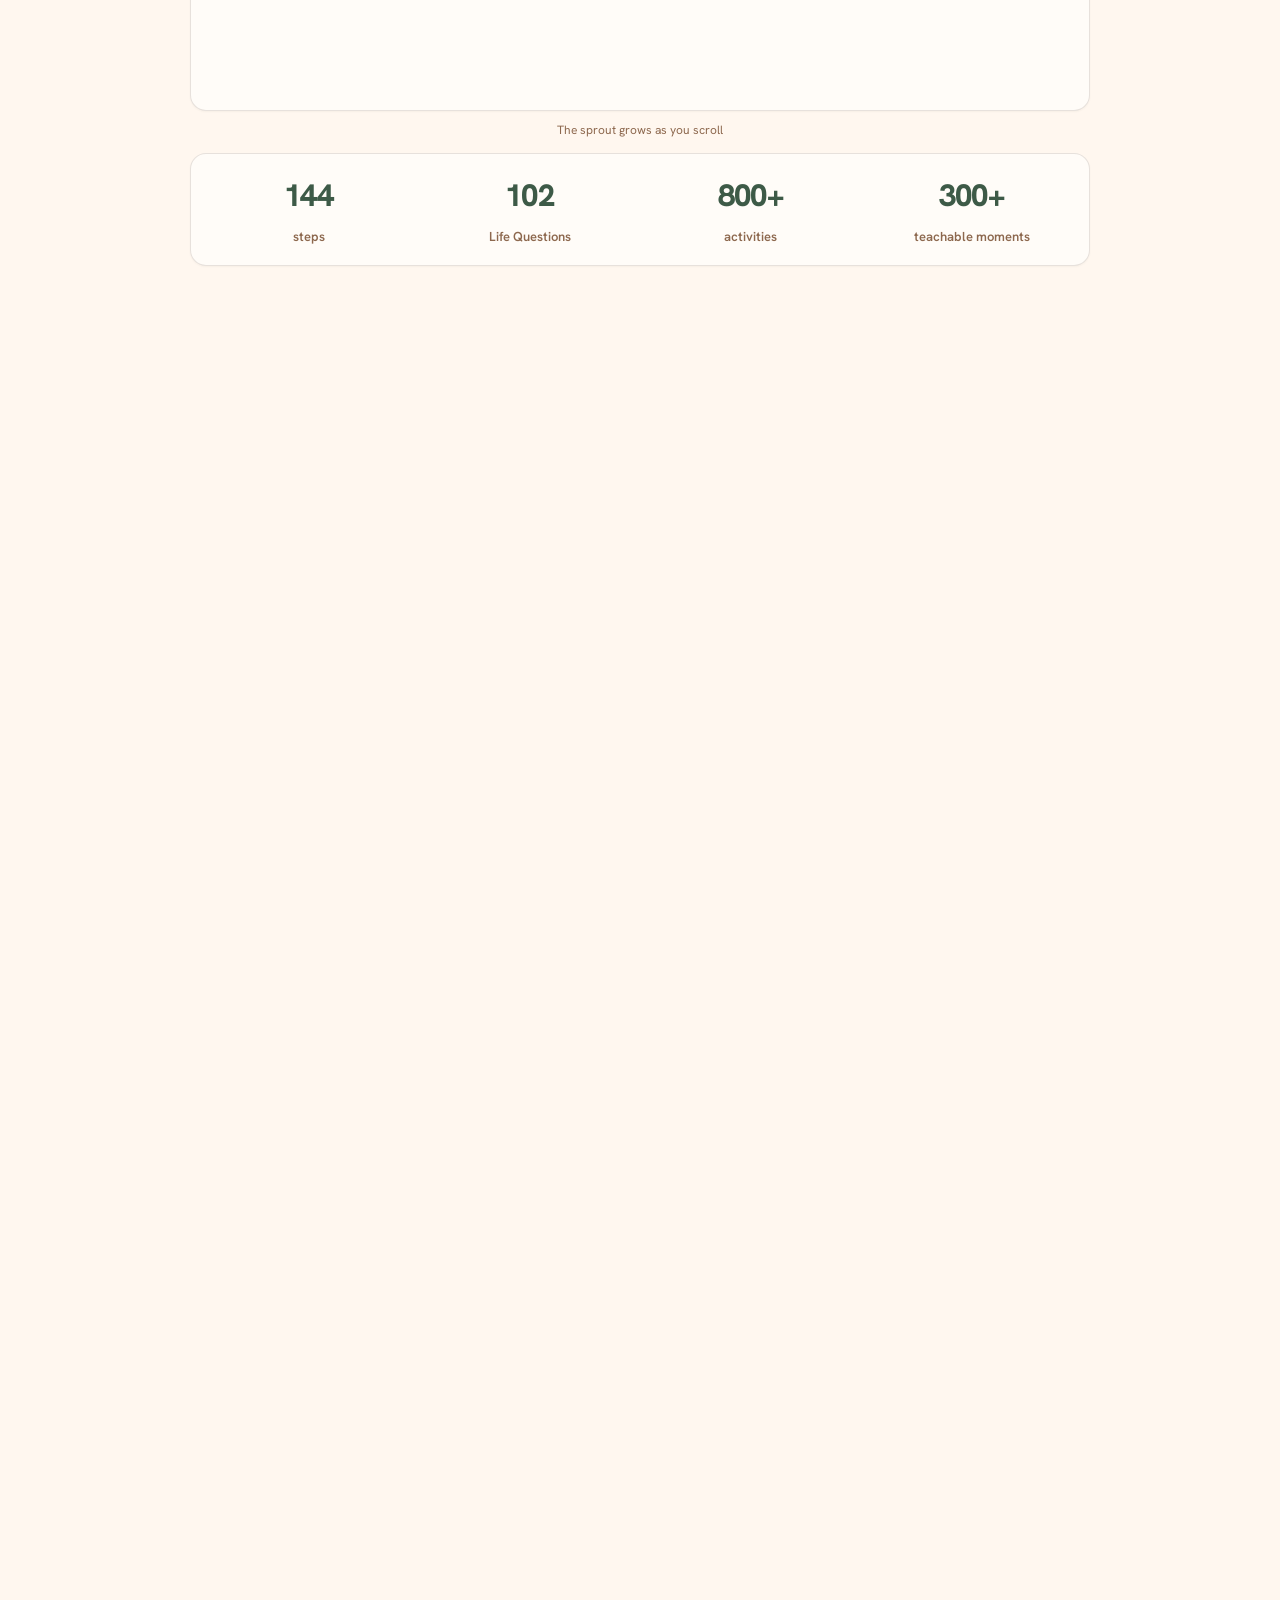
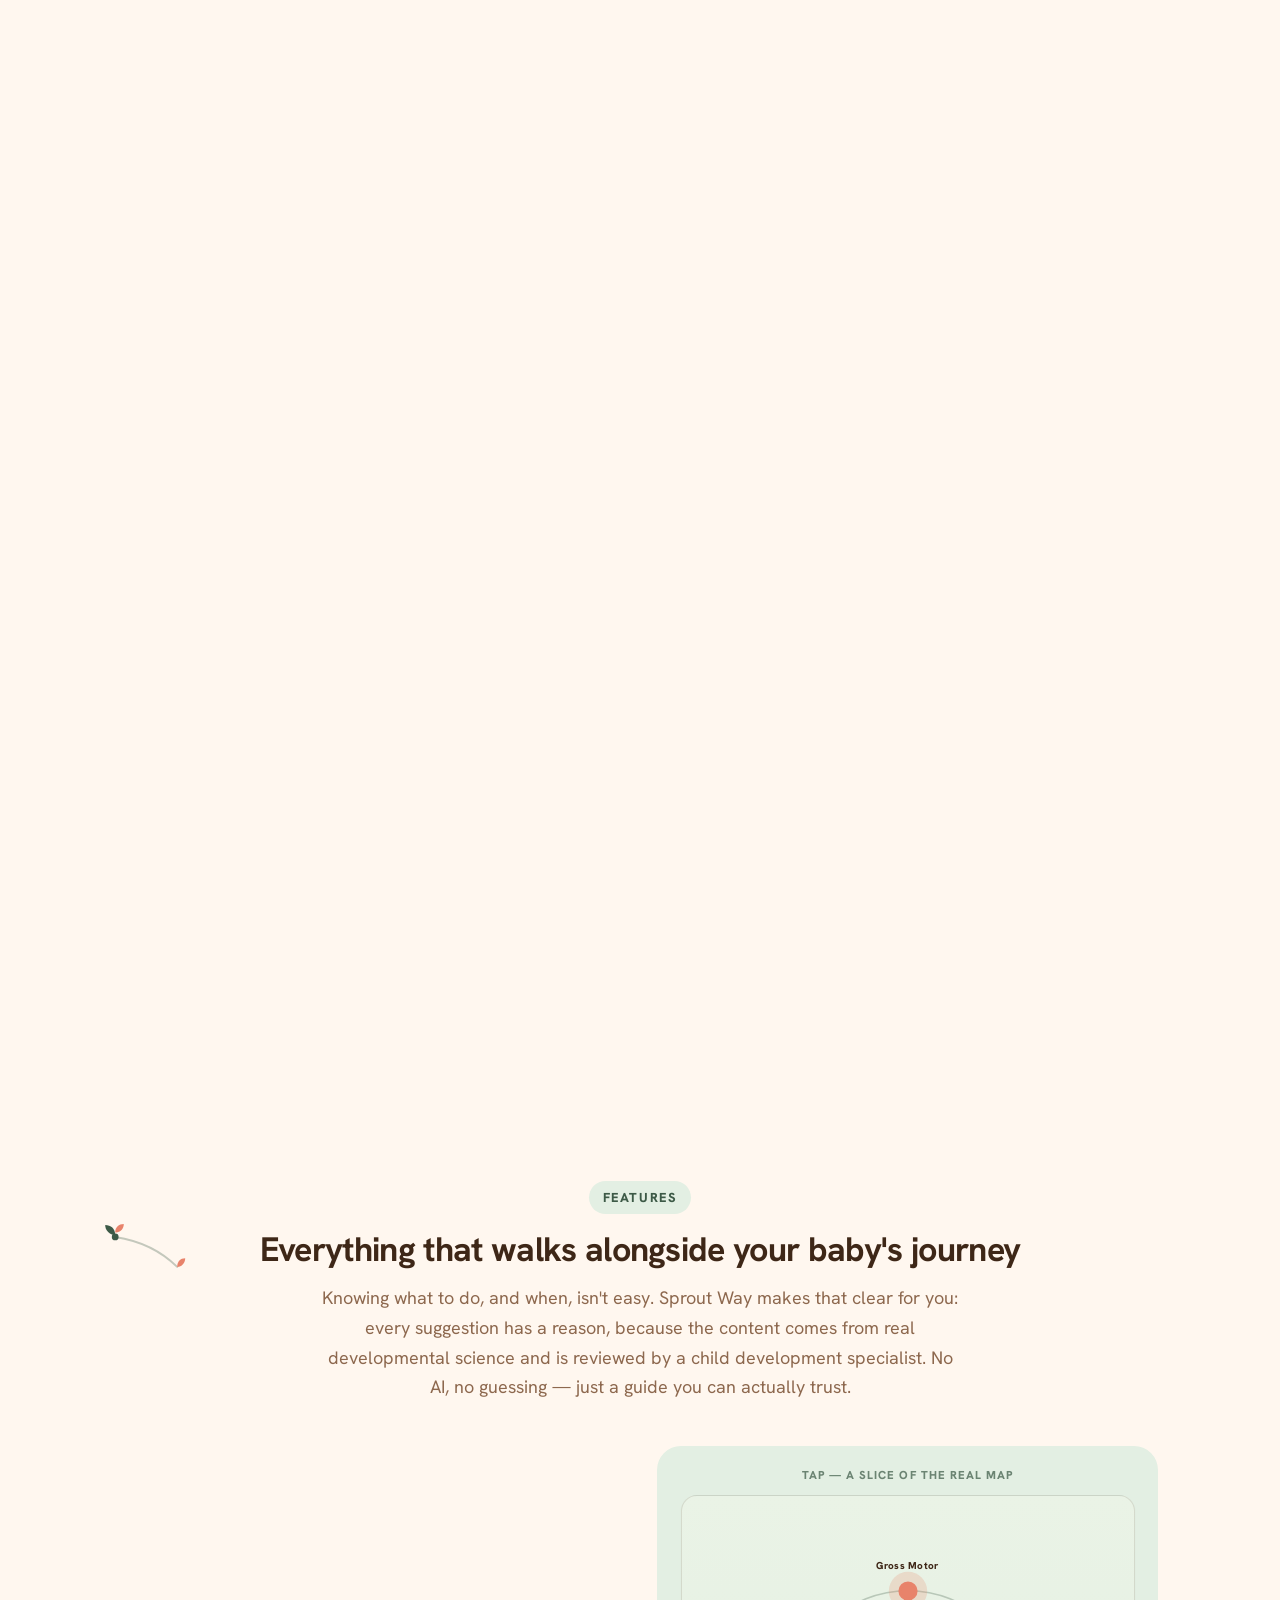
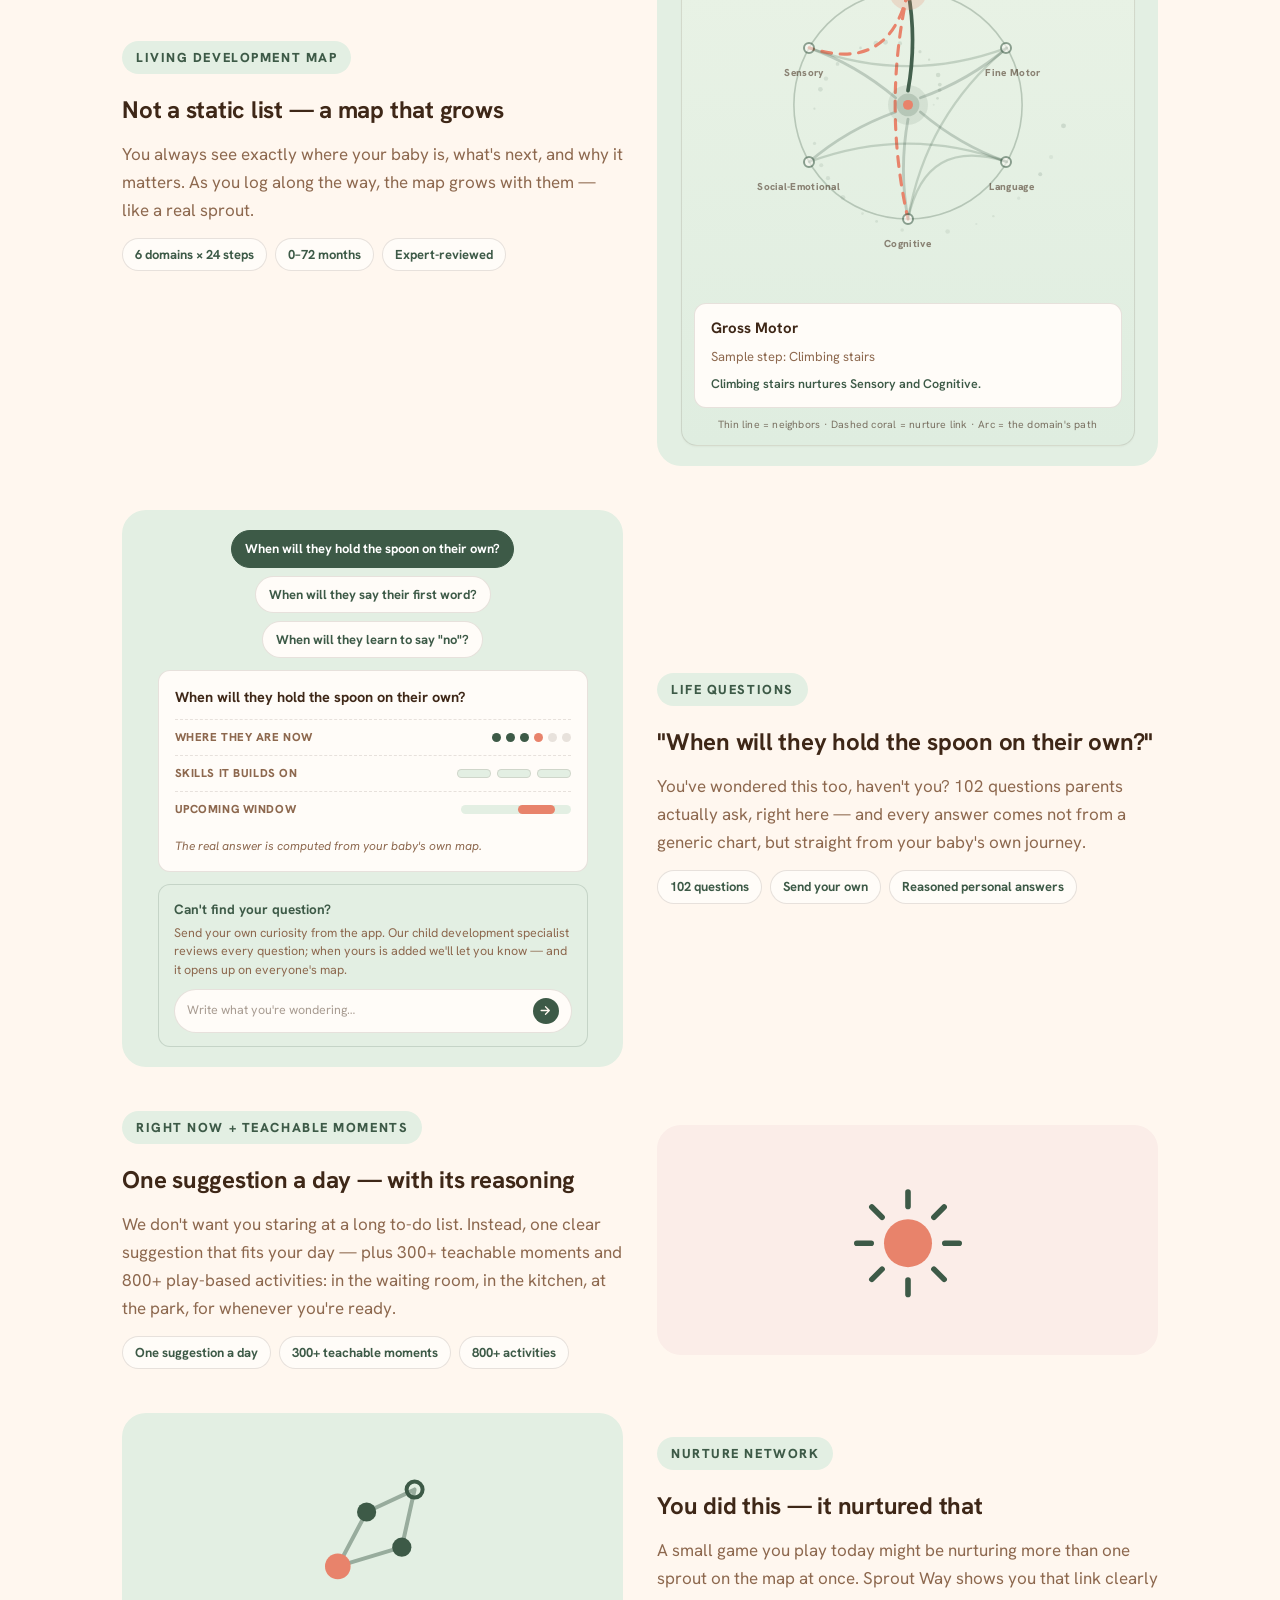
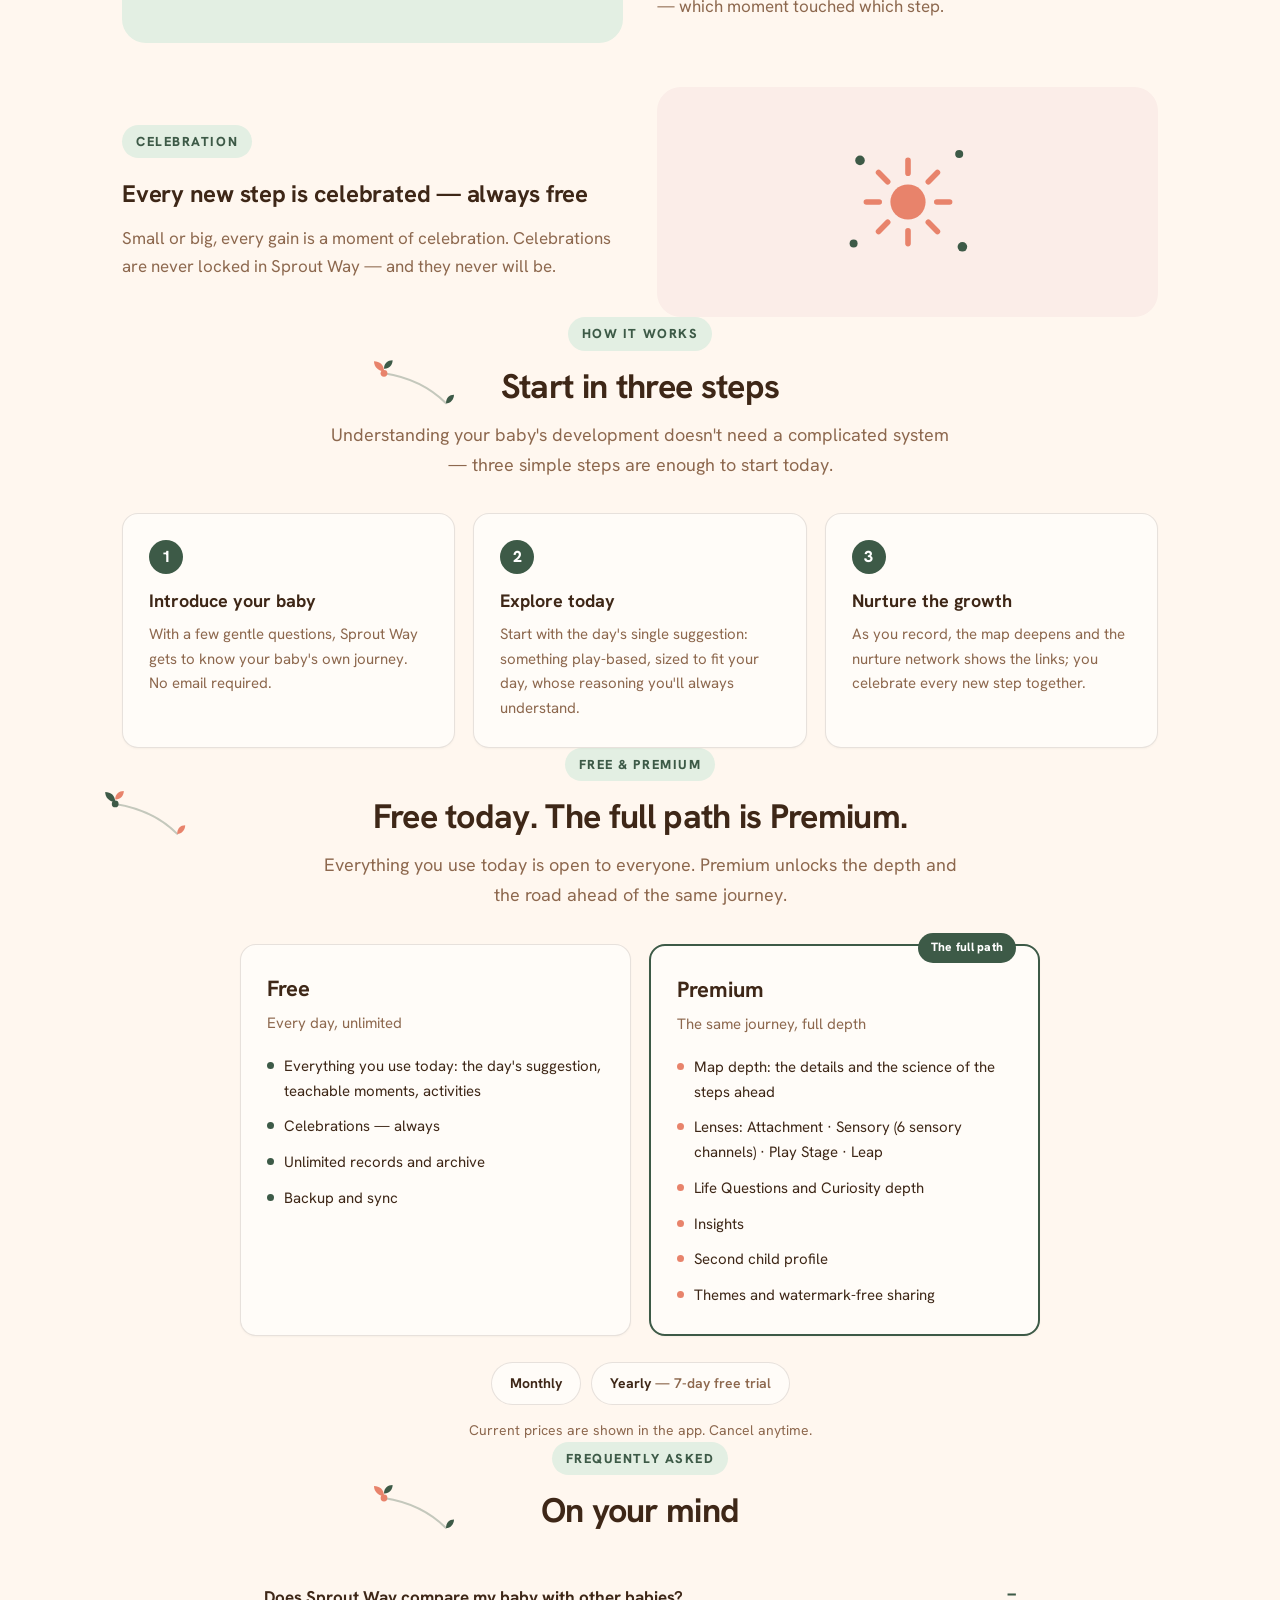
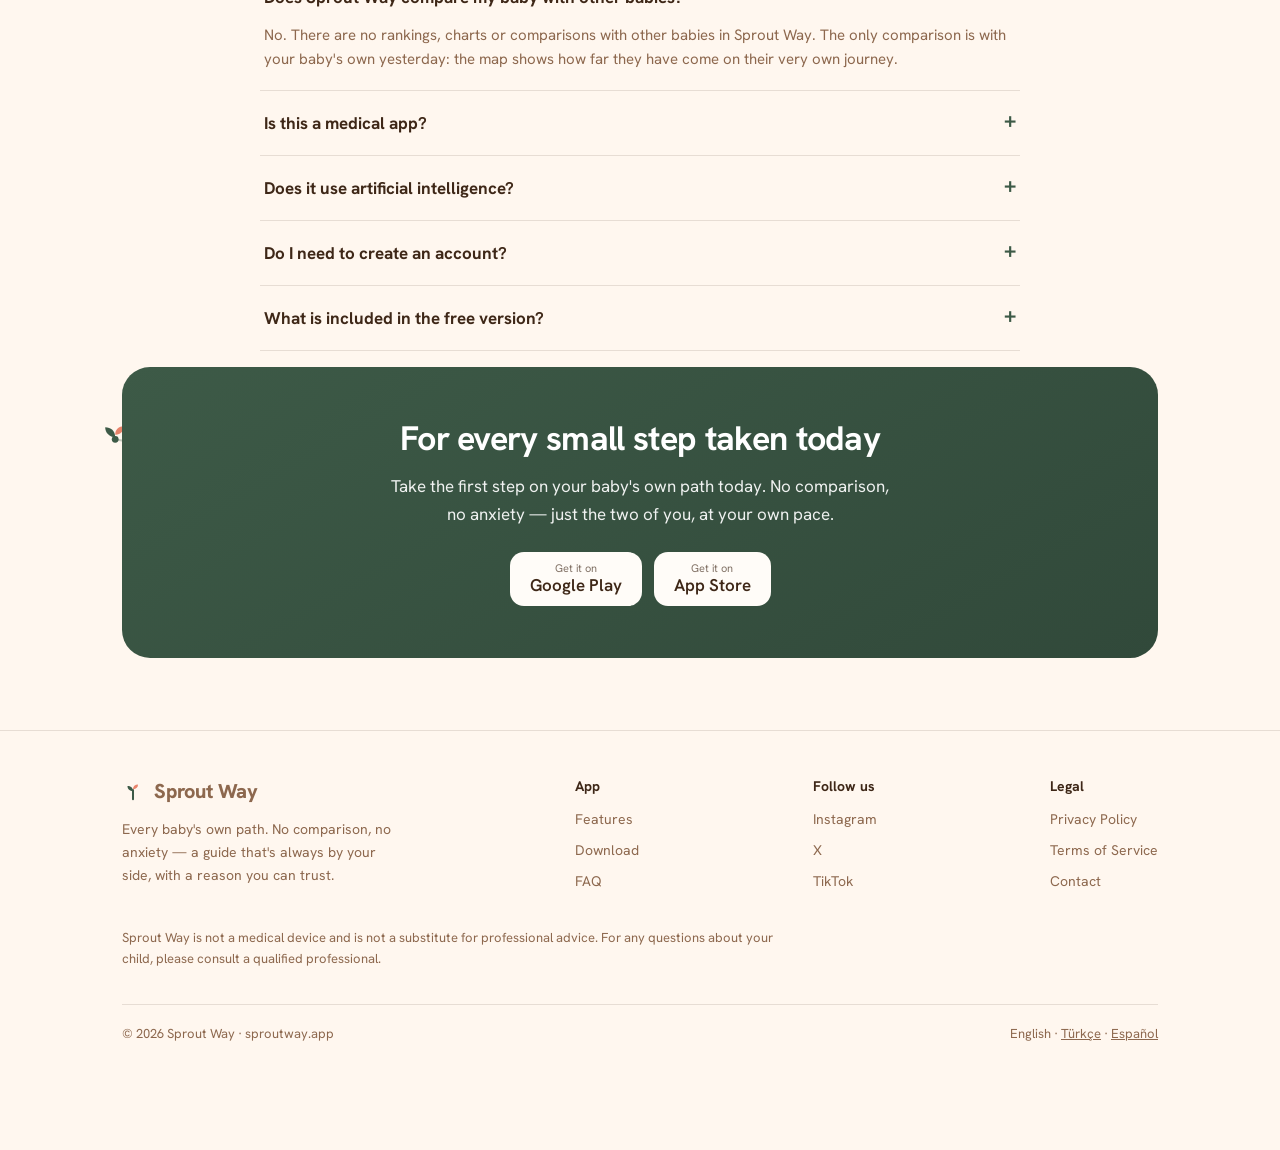
<file: index-en.html>
<!doctype html>
<html lang="en">
<head>
<meta charset="utf-8">
<meta name="viewport" content="width=device-width, initial-scale=1">
<title>Sprout Way — Baby Development | Every baby's own path</title>
<meta name="description" content="Sprout Way helps you understand and support your baby's everyday development — showing you which moments matter and why. No comparison, no anxiety. A living development map, daily suggestions, 800+ activities.">
<meta property="og:title" content="Sprout Way — Baby Development | Every baby's own path">
<meta property="og:description" content="We help you understand your baby's development: which moment matters, and why — every day. No comparison, no anxiety, just their own path.">
<meta property="og:type" content="website">
<meta property="og:url" content="https://sproutway.app/index-en.html">
<meta property="og:image" content="https://sproutway.app/og-image-1200x630.png">
<meta property="og:locale" content="en_US">
<meta property="og:locale:alternate" content="tr_TR">
<meta name="twitter:card" content="summary_large_image">
<meta name="twitter:site" content="@sproutwayapp">
<meta name="twitter:title" content="Sprout Way — Baby Development | Every baby's own path">
<meta name="twitter:description" content="We help you understand your baby's development: which moment matters, and why — every day. No comparison, no anxiety, just their own path.">
<meta name="twitter:image" content="https://sproutway.app/og-image-1200x630.png">
<link rel="canonical" href="https://sproutway.app/index-en.html">
<link rel="alternate" hreflang="tr" href="https://sproutway.app/">
<link rel="alternate" hreflang="en" href="https://sproutway.app/index-en.html">
<link rel="alternate" hreflang="x-default" href="https://sproutway.app/">
<script type="application/ld+json">
{
  "@context": "https://schema.org",
  "@type": "SoftwareApplication",
  "name": "Sprout Way",
  "alternateName": "Sprout Way — Baby Development",
  "applicationCategory": "LifestyleApplication",
  "operatingSystem": "iOS, Android",
  "description": "A companion that helps you understand and support your baby's development — showing you which moments matter and why. No comparison, no anxiety.",
  "url": "https://sproutway.app/index-en.html",
  "image": "https://sproutway.app/og-image.png",
  "inLanguage": ["tr", "en"],
  "offers": {
    "@type": "Offer",
    "price": "0",
    "priceCurrency": "USD",
    "category": "Freemium"
  },
  "publisher": {
    "@type": "Organization",
    "name": "Sprout Way",
    "url": "https://sproutway.app/"
  }
}
</script>
<link rel="preconnect" href="https://fonts.googleapis.com">
<link rel="preconnect" href="https://fonts.gstatic.com" crossorigin>
<link href="https://fonts.googleapis.com/css2?family=Hanken+Grotesk:wght@400;500;600;700;800&display=swap" rel="stylesheet">
<style>
  /* ── Sprout Way tasarım token'ları (uygulamanın kilitli paletinden) ── */
  :root{
    --bg:#FFF7EF;          /* krem zemin */
    --card:#FFFCF8;        /* kart zemini */
    --ink:#3E2717;         /* ana metin */
    --muted:#8D684E;       /* ikincil metin */
    --line:rgba(62,39,23,.12);
    --forest:#3D5A47;      /* CTA orman yeşili */
    --forest-d:#31493A;
    --tint:#E3EFE3;        /* yumuşak yeşil yastık */
    --coral:#E8836B;       /* TEK accent — vurgu/kutlama anı */
    --coral-soft:#FBEDE8;
    --radius-m:12px; --radius-l:16px; --radius-xl:24px;
  }
  *{box-sizing:border-box;margin:0;padding:0}
  html{scroll-behavior:smooth}
  body{background:var(--bg);color:var(--ink);
    font:17px/1.65 "Hanken Grotesk",-apple-system,BlinkMacSystemFont,"Segoe UI",sans-serif;
    -webkit-font-smoothing:antialiased}
  a{color:inherit;text-decoration:none}
  img,svg{max-width:100%;vertical-align:middle}
  .wrap{max-width:1080px;margin:0 auto;padding:0 22px}

  /* ── Butonlar: uygulamadaki koyu yeşil pill CTA dili ── */
  .btn{display:inline-flex;align-items:center;gap:9px;background:var(--forest);color:#fff;
    font-weight:700;font-size:16px;padding:14px 26px;border-radius:999px;
    transition:transform .15s,background .15s}
  .btn:hover{background:var(--forest-d);transform:translateY(-1px)}
  .btn.ghost{background:transparent;color:var(--forest);border:1.5px solid var(--line)}
  .btn.ghost:hover{background:var(--tint);transform:translateY(-1px)}
  .store{display:inline-flex;flex-direction:column;gap:1px;background:var(--forest);color:#fff;
    padding:10px 20px;border-radius:14px;line-height:1.15;transition:transform .15s,opacity .15s}
  .store:hover{transform:translateY(-1px);opacity:.92}
  .store small{font-size:11px;opacity:.8;font-weight:400}
  .store b{font-size:17px;font-weight:600}
  .store.soon{opacity:.55;pointer-events:none}

  /* ── Nav ── */
  nav{position:sticky;top:0;z-index:20;background:rgba(255,247,239,.86);
    backdrop-filter:saturate(180%) blur(14px);border-bottom:1px solid var(--line)}
  nav .row{display:flex;align-items:center;justify-content:space-between;height:64px}
  .logo{display:flex;align-items:center;gap:10px;font-weight:800;font-size:20px;letter-spacing:-.01em}
  nav .links{display:flex;align-items:center;gap:24px;font-size:15px;color:var(--muted);font-weight:500}
  nav .links a:hover{color:var(--ink)}
  nav .links a.lang{border:1.5px solid var(--line);border-radius:999px;padding:5px 12px;font-size:13px;font-weight:700}
  @media(max-width:720px){nav .links a:not(.btn):not(.lang){display:none}}

  /* ── Bölüm iskeleti ── */
  section{padding:72px 0}
  .kicker{display:inline-block;font-size:13px;font-weight:800;letter-spacing:.12em;
    text-transform:uppercase;color:var(--forest);background:var(--tint);
    padding:6px 14px;border-radius:999px;margin-bottom:16px}
  h2{font-size:34px;line-height:1.15;letter-spacing:-.02em;margin-bottom:14px;text-wrap:balance}
  .lead{font-size:18px;color:var(--muted);max-width:640px}

  /* ── Kartlar ── */
  .card{background:var(--card);border:1px solid var(--line);border-radius:var(--radius-l);
    padding:26px;box-shadow:0 1px 2px rgba(62,39,23,.04)}
  .grid{display:grid;gap:18px}
  @media(min-width:760px){.grid.c2{grid-template-columns:1fr 1fr}.grid.c3{grid-template-columns:1fr 1fr 1fr}}

  /* ── Footer ── */
  footer{border-top:1px solid var(--line);padding:44px 0 56px;color:var(--muted);font-size:14px}
  footer .cols{display:flex;flex-wrap:wrap;gap:32px;justify-content:space-between;align-items:flex-start}
  footer .brand{max-width:280px}
  footer h4{color:var(--ink);font-size:14px;margin-bottom:10px}
  footer ul{list-style:none}
  footer li{margin-bottom:8px}
  footer a:hover{color:var(--ink)}
  footer .fine{margin-top:34px;padding-top:18px;border-top:1px solid var(--line);
    display:flex;flex-wrap:wrap;gap:12px;justify-content:space-between;font-size:13px}

  /* PAGE — sayfa-özel stiller BURAYA */

  /* HERO */
  .hero{padding:64px 0 28px;display:grid;grid-template-columns:1.05fr .95fr;gap:44px;align-items:center}
  .hero h1{font-size:46px;line-height:1.08;letter-spacing:-.02em;margin-bottom:18px;text-wrap:balance}
  .hero h1 .hl{color:var(--forest)}
  .hero .sub{font-size:19px;color:var(--muted);margin-bottom:26px;max-width:520px}
  .cta-row{display:flex;gap:12px;flex-wrap:wrap;align-items:center}
  .trust{margin-top:16px;font-size:14px;color:var(--muted)}
  .trust b{color:var(--ink)}

  /* Hero telefon mock — emojisiz, metin + SVG */
  .phone{justify-self:center;width:292px;padding:20px 15px 24px;border-radius:44px;
    background:linear-gradient(165deg,var(--tint),#d7e7d7);border:9px solid var(--ink);
    box-shadow:0 34px 64px -30px rgba(62,39,23,.5);display:flex;flex-direction:column;gap:12px}
  .phone .notch{width:86px;height:5px;border-radius:3px;background:rgba(62,39,23,.22);margin:0 auto 4px}
  .mini{background:var(--card);border:1px solid var(--line);border-radius:var(--radius-m);
    padding:13px 15px;text-align:left;box-shadow:0 1px 2px rgba(62,39,23,.05)}
  .mini .k{display:flex;align-items:center;gap:6px;font-size:10px;font-weight:800;
    letter-spacing:.11em;text-transform:uppercase;color:var(--forest);margin-bottom:6px}
  .mini b{display:block;font-size:14.5px;line-height:1.35;letter-spacing:-.01em}
  .mini span{display:block;font-size:12px;color:var(--muted);margin-top:3px}
  .mini .dots{display:flex;gap:5px;margin-top:9px}
  .mini .dots i{width:8px;height:8px;border-radius:50%;background:var(--line)}
  .mini .dots i.on{background:var(--forest)}
  .mini .dots i.now{background:var(--coral)}
  .mini.cele{background:var(--coral-soft);border-color:rgba(232,131,107,.35)}
  .mini.cele .k{color:var(--coral)}
  @media(max-width:860px){.hero{grid-template-columns:1fr;text-align:center;padding-top:44px}
    .hero .sub{margin-inline:auto}.cta-row,.trust{justify-content:center}
    .hero h1{font-size:36px}.phone{margin-top:8px}}

  /* NEDEN */
  .center{text-align:center}
  .center .lead{margin-inline:auto}
  .why .card{text-align:left}
  .why .ic{width:46px;height:46px;border-radius:12px;background:var(--tint);
    display:flex;align-items:center;justify-content:center;margin-bottom:14px}
  .why h3{font-size:19px;margin-bottom:7px;letter-spacing:-.01em}
  .why p{font-size:15px;color:var(--muted)}

  /* ÖZELLİKLER */
  .feat{display:grid;grid-template-columns:1fr 1fr;gap:34px;align-items:center;margin-top:44px}
  .feat.rev .txt{order:2}
  .feat .txt h3{font-size:24px;letter-spacing:-.01em;margin-bottom:10px;text-wrap:balance}
  .feat .txt p{color:var(--muted)}
  .feat .art{background:var(--tint);border-radius:var(--radius-xl);min-height:230px;
    display:flex;align-items:center;justify-content:center;padding:30px}
  .feat .art.warm{background:var(--coral-soft)}
  .featchips{display:flex;gap:8px;flex-wrap:wrap;margin-top:14px}
  .featchips span{font-size:13px;font-weight:700;color:var(--forest);background:var(--card);
    border:1px solid var(--line);border-radius:999px;padding:5px 12px}
  @media(max-width:820px){.feat,.feat.rev{grid-template-columns:1fr}
    .feat.rev .txt{order:0}.feat .art{min-height:170px}}

  /* NASIL */
  .steps{counter-reset:s;margin-top:34px}
  .step{position:relative;counter-increment:s}
  .step::before{content:counter(s);display:flex;align-items:center;justify-content:center;
    width:34px;height:34px;border-radius:50%;background:var(--forest);color:#fff;
    font-weight:800;font-size:16px;margin-bottom:12px}
  .step h3{font-size:18px;margin-bottom:6px}
  .step p{font-size:15px;color:var(--muted)}

  /* FİYAT */
  .price{max-width:800px;margin-inline:auto;margin-top:34px}
  .plan h3{font-size:22px;margin-bottom:4px}
  .plan .pz{font-size:15px;color:var(--muted);margin-bottom:18px}
  .plan ul{list-style:none;display:flex;flex-direction:column;gap:11px}
  .plan li{font-size:15px;display:flex;gap:10px;align-items:flex-start}
  .plan li::before{content:"";flex:none;width:7px;height:7px;border-radius:50%;
    background:var(--forest);margin-top:8px}
  .plan.pro{border:2px solid var(--forest);position:relative}
  .plan.pro .tag{position:absolute;top:-13px;right:22px;background:var(--forest);color:#fff;
    font-size:12px;font-weight:800;padding:5px 13px;border-radius:999px;letter-spacing:.02em}
  .plan.pro li::before{background:var(--coral)}
  .chips{display:flex;gap:10px;flex-wrap:wrap;justify-content:center;margin-top:26px}
  .chip{background:var(--card);border:1px solid var(--line);border-radius:999px;
    padding:9px 18px;font-size:14px;font-weight:600;color:var(--muted)}
  .chip b{color:var(--ink)}
  .pricenote{text-align:center;font-size:14px;color:var(--muted);margin-top:14px}

  /* SSS */
  .faq{max-width:760px;margin:34px auto 0}
  .faq details{border-bottom:1px solid var(--line);padding:18px 4px}
  .faq summary{font-weight:700;font-size:17px;cursor:pointer;list-style:none;
    display:flex;justify-content:space-between;gap:14px}
  .faq summary::-webkit-details-marker{display:none}
  .faq summary::after{content:"+";color:var(--forest);font-size:22px;line-height:1;flex:none}
  .faq details[open] summary::after{content:"–"}
  .faq details p{color:var(--muted);font-size:15px;margin-top:12px}

  /* CTA BANDI */
  .band{background:linear-gradient(150deg,var(--forest),var(--forest-d));color:#fff;
    border-radius:28px;padding:52px 30px;text-align:center;margin:16px 0 72px}
  .band h2{color:#fff}
  .band p{opacity:.92;margin:0 auto 24px;max-width:520px}
  .band .store{background:var(--card);color:var(--ink)}
  .band .store small{opacity:.65}
  .band .store.soon{background:rgba(255,252,248,.35);color:#fff}

  /* Footer tıbbi feragat */
  .meddisc{margin-top:26px;font-size:13px;color:var(--muted);max-width:680px}

  /* ══ SİNEMATİK KATMAN — yol omurgası, sahne girişleri, interaktif demolar ══ */
  body{position:relative}
  @media(prefers-reduced-motion:reduce){html{scroll-behavior:auto}}

  /* 1 · Yol omurgası */
  #spine{position:absolute;top:0;left:0;z-index:-1;pointer-events:none}
  #spine .trail{fill:none;stroke:rgba(61,90,71,.25);stroke-width:2.5;stroke-linecap:round}
  #spine .leaf{transform-box:fill-box;transform-origin:54% 79%;opacity:0;transform:scale(0) rotate(-35deg)}
  #spine .leaf.open{opacity:1;transform:scale(1) rotate(0deg)}
  @media(prefers-reduced-motion:no-preference){
    #spine .leaf{transition:transform .5s cubic-bezier(.34,1.56,.64,1),opacity .3s ease}
  }

  /* 2 · Hero sahneli giriş (yalnız hareket tercihinde) */
  @media(prefers-reduced-motion:no-preference){
    .sproutlogo .stem{stroke-dasharray:10;stroke-dashoffset:10;animation:sw-draw .5s .15s ease-out forwards}
    .sproutlogo .lf{opacity:0;transform:scale(0) rotate(-25deg);transform-box:fill-box;animation:sw-leaf .55s cubic-bezier(.34,1.56,.64,1) forwards}
    .sproutlogo .lf1{transform-origin:100% 100%;animation-delay:.5s}
    .sproutlogo .lf2{transform-origin:0 100%;animation-delay:.72s}
    .hero h1 .hline,.hero .sub,.hero .cta-row,.hero .trust{opacity:0;transform:translateY(24px);animation:sw-rise .65s cubic-bezier(.22,.9,.3,1) forwards}
    .hero h1 .hline{display:inline-block;animation-delay:.45s}
    .hero h1 .hl2{animation-delay:.57s}
    .hero .sub{animation-delay:.69s}
    .hero .cta-row{animation-delay:.78s}
    .hero .trust{animation-delay:.87s}
    .phone{opacity:0;transform:translateX(46px);animation:sw-rise .85s .5s cubic-bezier(.22,.9,.3,1) forwards}
  }
  @media(prefers-reduced-motion:no-preference) and (max-width:860px){
    .phone{transform:translateY(26px)}
  }
  @keyframes sw-draw{to{stroke-dashoffset:0}}
  @keyframes sw-leaf{to{opacity:1;transform:scale(1) rotate(0)}}
  @keyframes sw-rise{to{opacity:1;transform:none}}

  /* 3 · Canlı harita demosu — SkyMap pusula kimliği, sayfa paletinde
     (Ömer kalibrasyonu: koyu panel krem sayfayla uyumsuzdu → yumuşak yeşil
     yastık cilt; geometri/etkileşim/hikaye sistemleri aynen) */
  .art.demo{display:block;padding:20px 16px;text-align:left}
  .demonote{font-size:11.5px;font-weight:800;letter-spacing:.09em;text-transform:uppercase;color:var(--forest);opacity:.72;text-align:center;margin-bottom:10px}
  .skypanel{background:linear-gradient(180deg,#EAF3E6,#DFEDE0);border:1px solid var(--line);border-radius:var(--radius-l);padding:12px;max-width:454px;margin:0 auto;box-shadow:0 1px 2px rgba(62,39,23,.04)}
  .skystage{position:relative;max-width:430px;margin:0 auto}
  .skystage::before{content:"";display:block;padding-top:90%}
  .skystage>svg{position:absolute;top:0;left:0;width:100%;height:100%}
  .shorizon{fill:none;stroke:rgba(61,90,71,.28);stroke-width:1.1}
  .bgs{fill:#3D5A47}
  .dtail{fill:none;stroke:rgba(61,90,71,.25);stroke-width:2;stroke-linecap:round}
  #growTail{fill:none;stroke:var(--forest);stroke-width:2.6;stroke-linecap:round;opacity:.95}
  .medge{fill:none;stroke:rgba(61,90,71,.22);stroke-width:1.6;stroke-linecap:round}
  .medge.on{stroke:var(--coral);stroke-width:2.2;stroke-dasharray:7 6}
  .chalo1{fill:var(--forest);opacity:.1}
  .chalo2{fill:var(--forest);opacity:.2;transform-box:fill-box;transform-origin:center}
  .chalo3{fill:var(--coral)}
  @media(prefers-reduced-motion:no-preference){
    .medge.on{animation:sw-flow .9s linear infinite}
    #growTail{transition:stroke-dashoffset .55s ease .05s}
    .bgs.tw{animation:sw-twinkle var(--td,3s) ease-in-out var(--tl,0s) infinite}
    .chalo2{animation:sw-breath 4s ease-in-out infinite}
  }
  @keyframes sw-flow{to{stroke-dashoffset:-13}}
  @keyframes sw-twinkle{0%,100%{opacity:.05}50%{opacity:.16}}
  @keyframes sw-breath{0%,100%{opacity:.14;transform:scale(1)}50%{opacity:.26;transform:scale(1.18)}}
  .mnode{position:absolute;transform:translate(-50%,-50%);width:34px;height:34px;background:none;border:0;padding:0;cursor:pointer;font:inherit}
  .mnode i{position:absolute;left:50%;top:50%;transform:translate(-50%,-50%);width:12px;height:12px;border-radius:50%;background:var(--card);border:2.5px solid var(--forest);transition:transform .25s,background .25s,border-color .25s,box-shadow .25s}
  .mnode span{position:absolute;top:100%;left:50%;transform:translateX(-50%);margin-top:1px;font-size:10px;font-weight:800;color:var(--ink);white-space:nowrap;letter-spacing:.03em;line-height:1.35}
  .mnode.lb-t span{top:auto;bottom:100%;margin:0 0 1px}
  .mnode.lb-l span{transform:translateX(-62%)}
  .mnode.lb-r span{transform:translateX(-38%)}
  .mnode[aria-pressed="false"]{opacity:.55}
  .mnode:hover,.mnode:focus-visible,.mnode.arrive{opacity:1}
  .mnode:hover i{transform:translate(-50%,-50%) scale(1.5);box-shadow:0 0 0 5px rgba(61,90,71,.12)}
  .mnode[aria-pressed="true"] i{background:var(--coral);border-color:var(--coral);box-shadow:0 0 0 6px rgba(232,131,107,.22);transform:translate(-50%,-50%) scale(1.6)}
  .mnode:focus-visible{outline:2.5px solid var(--coral);outline-offset:2px;border-radius:10px}
  @media(prefers-reduced-motion:no-preference){
    .mnode{transition:opacity .35s ease}
    .mnode.arrive i{animation:sw-arrive .5s ease-out}
  }
  @keyframes sw-arrive{0%{transform:translate(-50%,-50%) scale(1)}45%{transform:translate(-50%,-50%) scale(2.1)}100%{transform:translate(-50%,-50%) scale(1)}}
  .mapcard{max-width:430px;margin:10px auto 0;background:var(--card);border:1px solid var(--line);border-radius:var(--radius-m);padding:12px 16px}
  .mapcard b{display:block;font-size:15px}
  .mapcard span{font-size:13px;color:var(--muted)}
  .mapcard .mstory{display:block;font-size:12.5px;color:var(--forest);margin-top:5px;font-weight:600}
  .skylegend{margin:8px 4px 0;text-align:center;font-size:10.5px;letter-spacing:.02em;color:rgba(62,39,23,.62)}
  @media(prefers-reduced-motion:no-preference){.mapcard.pop{animation:sw-cardin .35s ease}}
  @keyframes sw-cardin{from{opacity:0;transform:translateY(8px)}}

  /* 4 · Hayat Soruları demosu */
  .qdemo{max-width:430px;margin:0 auto}
  .qchips{display:flex;flex-wrap:wrap;gap:8px;justify-content:center;margin-bottom:12px}
  .qchip{font:inherit;font-size:13px;font-weight:700;color:var(--forest);background:var(--card);border:1.5px solid var(--line);border-radius:999px;padding:7px 13px;cursor:pointer;transition:background .2s,color .2s,border-color .2s}
  .qchip[aria-pressed="true"]{background:var(--forest);border-color:var(--forest);color:#fff}
  .qchip:focus-visible{outline:2.5px solid var(--coral);outline-offset:2px}
  .qcard{background:var(--card);border:1px solid var(--line);border-radius:var(--radius-m);padding:14px 16px}
  .qq{display:block;font-size:14.5px;margin-bottom:10px}
  .qrow{display:flex;align-items:center;justify-content:space-between;gap:12px;padding:8px 0;border-top:1px dashed var(--line)}
  .ql{font-size:11.5px;font-weight:800;letter-spacing:.05em;text-transform:uppercase;color:var(--muted)}
  .qdots{display:flex;gap:5px}
  .qdots i{width:9px;height:9px;border-radius:50%;background:rgba(62,39,23,.12)}
  .qdots i.f{background:var(--forest)}
  .qdots i.c{background:var(--coral)}
  .qbars{display:flex;gap:6px}
  .qbars i{width:34px;height:9px;border-radius:5px;background:var(--tint);border:1px solid var(--line)}
  .qwin{position:relative;width:110px;height:9px;border-radius:5px;background:var(--tint);overflow:hidden}
  .qwin i{position:absolute;left:52%;top:0;width:34%;height:100%;background:var(--coral);border-radius:5px}
  .qask{margin-top:12px;background:var(--tint);border:1px solid rgba(61,90,71,.18);border-radius:var(--radius-m);padding:13px 15px}
  .qask b{display:block;font-size:13.5px;color:var(--forest);margin-bottom:4px}
  .qask p{font-size:12.5px;color:var(--muted);line-height:1.45;margin:0}
  .qask .qaskbar{display:flex;align-items:center;gap:8px;margin-top:10px;background:var(--card);border:1px solid var(--line);border-radius:999px;padding:8px 12px}
  .qask .qaskbar span{font-size:12.5px;color:rgba(62,39,23,.45);flex:1;text-align:left}
  .qask .qaskbar .qasksend{flex:0 0 26px;width:26px;height:26px;border-radius:50%;background:var(--forest);display:grid;place-items:center}
  .qnote{display:block;margin-top:10px;font-size:12px;color:var(--muted);font-style:italic}
  @media(prefers-reduced-motion:no-preference){
    .qcard.play{animation:sw-cardin .4s ease}
    .qcard.play .qdots i,.qcard.play .qbars i{animation:sw-dotin .32s cubic-bezier(.34,1.5,.64,1) backwards}
    .qcard.play .qdots i:nth-child(2),.qcard.play .qbars i:nth-child(2){animation-delay:.09s}
    .qcard.play .qdots i:nth-child(3),.qcard.play .qbars i:nth-child(3){animation-delay:.18s}
    .qcard.play .qdots i:nth-child(4){animation-delay:.27s}
    .qcard.play .qdots i:nth-child(5){animation-delay:.36s}
    .qcard.play .qdots i:nth-child(6){animation-delay:.45s}
    .qcard.play .qwin i{transform-origin:left center;animation:sw-win .5s .5s cubic-bezier(.22,.9,.3,1) backwards}
  }
  @keyframes sw-dotin{from{opacity:0;transform:scale(0)}}
  @keyframes sw-win{from{transform:scaleX(0)}}

  /* 4b · Yolculuk (yatay, sayfaya-sabit kayan zaman çizelgesi) */
  .journey{max-width:900px;margin:0 auto}
  .jchips{display:flex;flex-wrap:wrap;gap:8px;justify-content:center;margin-bottom:16px}
  .jchip{font:inherit;font-size:13px;font-weight:700;color:var(--forest);background:var(--card);border:1.5px solid var(--line);border-radius:999px;padding:7px 13px;cursor:pointer;transition:background .2s,color .2s,border-color .2s}
  .jchip[aria-pressed="true"]{background:var(--forest);border-color:var(--forest);color:#fff}
  .jchip:focus-visible{outline:2.5px solid var(--coral);outline-offset:2px}
  .jscroller{position:relative}
  .jsticky{display:flex;flex-direction:column;justify-content:center}
  .jsticky>.wrap{width:100%;min-width:0}
  .jscroller.pin .jsticky{position:sticky;top:64px}
  .jpanel{background:var(--card);border:1px solid var(--line);border-radius:var(--radius-l);padding:26px 0 22px;overflow-x:auto;overflow-y:hidden;box-shadow:0 1px 2px rgba(62,39,23,.04)}
  .jscroller.pin .jpanel{overflow:hidden}
  .jrail{position:relative;display:flex;align-items:flex-start;width:max-content;padding:0 40px}
  @media(prefers-reduced-motion:no-preference){.jscroller.pin .jrail{transition:transform .05s linear}}
  .jline,.jfill{position:absolute;top:22px;height:2px;left:40px}
  .jline{right:40px;background:var(--line)}
  .jfill{width:0;background:var(--forest)}
  @media(prefers-reduced-motion:no-preference){.jfill{transition:width .35s ease}.jsprout{transition:left .35s ease}}
  .jsprout{position:absolute;top:22px;left:40px;transform:translate(-50%,-50%);filter:drop-shadow(0 2px 4px rgba(62,39,23,.18))}
  .jsprout svg{display:block}
  @media(prefers-reduced-motion:no-preference){.jsprout.pop svg{animation:sw-fabpop .5s cubic-bezier(.34,1.56,.64,1)}}
  .jnode{flex:0 0 152px;width:152px;min-height:238px;padding:0 10px;display:flex;flex-direction:column;align-items:center;text-align:center}
  .jdot{width:12px;height:12px;border-radius:50%;background:var(--jc,var(--line));border:3px solid var(--card);margin-bottom:14px;flex-shrink:0}
  .jnode .jtxt{display:flex;flex-direction:column;align-items:center;flex:1;width:100%}
  .jnow{display:none;font-style:normal;font-size:9.5px;font-weight:800;letter-spacing:.05em;color:#fff;background:var(--coral);border-radius:5px;padding:2px 7px;margin:0 auto 6px;width:fit-content}
  .jnode .jtxt b{display:-webkit-box;-webkit-line-clamp:2;-webkit-box-orient:vertical;overflow:hidden;font-size:13.5px;font-weight:700;color:var(--ink);line-height:1.28}
  .jnode .jtxt>span:not(.jbar){display:block;margin-top:5px;font-size:11px;color:var(--muted)}
  .jbar{margin-top:auto;width:34px;height:3px;border-radius:2px;background:var(--jc,var(--line));opacity:.32}
  .jnode.grown .jdot{background:var(--forest)}
  .jnode.grown .jtxt b{color:var(--forest)}
  .jnode.upcoming{opacity:.45}
  .jnode.current .jdot{background:var(--coral);box-shadow:0 0 0 5px rgba(232,131,107,.22)}
  .jnode.current .jnow{display:block}
  .jcap{background:var(--tint);border-radius:var(--radius-m);padding-top:12px;margin:0 6px}
  .jcap .jtxt b{color:var(--forest);-webkit-line-clamp:3}
  .jcap .jdot{background:var(--forest)}
  .jhint{text-align:center;font-size:12px;color:var(--muted);margin-top:10px;transition:opacity .3s ease}
  .journey .numgrid{margin-top:12px;padding:16px 14px}
  @media(max-width:720px){
    .jchips{gap:6px}
    .jchip{font-size:12px;padding:6px 10px}
    .jnode{flex:0 0 140px;width:140px;min-height:232px;padding:0 8px}
    .jnode .jtxt b{font-size:12.5px}
    .jpanel{padding:22px 0 18px}
    .jrail{padding:0 24px}
    .jline,.jfill{left:24px}
    .jline{right:24px}
    .jsprout{left:24px}
    .jsticky .kicker{margin-bottom:4px}
    .jsticky h2{font-size:26px;line-height:1.2;margin:4px 0 8px}
    .jsticky .lead{display:none}
    .jhint{display:none}
    .jchips{margin-bottom:10px}
    .journey .numgrid{margin-top:10px;padding:12px 10px}
    .journey .numgrid b{font-size:22px}
  }
  @media(prefers-reduced-motion:no-preference){#fab.grow .fabc{animation:sw-fabpop .55s cubic-bezier(.34,1.56,.64,1)}}
  @keyframes sw-fabpop{0%{transform:scale(1)}35%{transform:scale(1.22) translateY(-7px)}65%{transform:scale(.94) translateY(2px)}100%{transform:scale(1)}}
  .jmerak{margin-top:auto;width:100%;background:var(--coral-soft);border-radius:10px;padding:7px 8px;font-size:10.5px;line-height:1.32;color:var(--ink);display:-webkit-box;-webkit-line-clamp:5;-webkit-box-orient:vertical;overflow:hidden}
  .jmerak b{display:block;font-size:8.5px;font-weight:800;letter-spacing:.06em;color:var(--coral);text-transform:uppercase;margin-bottom:2px}

  /* 5 · Sayılar bandı */
  .nums{padding:6px 0 26px}
  .numgrid{display:grid;grid-template-columns:repeat(4,1fr);gap:14px;background:var(--card);border:1px solid var(--line);border-radius:var(--radius-l);padding:24px 18px;text-align:center;box-shadow:0 1px 2px rgba(62,39,23,.04)}
  .num b{display:block;font-size:31px;font-weight:800;letter-spacing:-.02em;color:var(--forest);font-variant-numeric:tabular-nums}
  .num span{font-size:13px;font-weight:600;color:var(--muted)}
  @media(max-width:720px){.numgrid{grid-template-columns:1fr 1fr;gap:18px 8px;padding:18px 12px}.num b{font-size:25px}}

  /* 6 · Bölüm reveal (sınıf yalnız JS ile ve hareket tercihinde eklenir) */
  .rv{opacity:0;transform:translateY(16px);transition:opacity .55s ease,transform .55s cubic-bezier(.22,.9,.3,1)}
  .rv.in{opacity:1;transform:none}

  /* 7 · CTA yaprak kutlaması */
  .band{position:relative;overflow:hidden}
  .fleaf{position:absolute;top:-30px;pointer-events:none;opacity:0}
  @media(prefers-reduced-motion:no-preference){.fleaf{animation:sw-fall var(--d,2s) ease-in var(--dl,0s) forwards}}
  @keyframes sw-fall{0%{transform:translate(0,0) rotate(-12deg);opacity:0}12%{opacity:.95}75%{opacity:.8}100%{transform:translate(var(--dx,18px),400px) rotate(135deg);opacity:0}}

  /* 8 · Dal-temas: düğümden bölüm içeriğine filiz dalı + hover tepkisi */
  #spine .bpath{fill:none;stroke:rgba(61,90,71,.3);stroke-width:2;stroke-linecap:round}
  #spine .bleaf{transform-box:fill-box;transform-origin:0% 100%;opacity:0;transform:scale(0) rotate(-30deg)}
  #spine .bleaf.open{opacity:1;transform:scale(1) rotate(0)}
  #spine .nglow{transform-box:fill-box;transform-origin:center;opacity:0}
  @media(prefers-reduced-motion:no-preference){
    #spine .bpath{transition:stroke-dashoffset .6s ease .25s}
    #spine .bleaf{transition:transform .45s cubic-bezier(.34,1.56,.64,1) .6s,opacity .3s ease .6s}
    #spine .leaf.sway{animation:sw-sway .65s ease-in-out}
    #spine .nglow.on{animation:sw-nglow .7s ease-out}
  }
  @keyframes sw-sway{0%{transform:scale(1) rotate(0)}30%{transform:scale(1.14) rotate(9deg)}60%{transform:scale(1.06) rotate(-7deg)}85%{transform:scale(1.02) rotate(3deg)}100%{transform:scale(1) rotate(0)}}
  @keyframes sw-nglow{0%{opacity:0;transform:scale(.6)}35%{opacity:.16;transform:scale(1.1)}100%{opacity:0;transform:scale(1.35)}}

  /* 8c · Sayaç hover mini yaprak pop */
  .num{position:relative}
  .numleaf{position:absolute;left:50%;top:-4px;pointer-events:none;opacity:0;transform:translate(-50%,0) scale(0)}
  @media(prefers-reduced-motion:no-preference){.numleaf{animation:sw-pop .65s ease-out forwards}}
  @keyframes sw-pop{0%{opacity:0;transform:translate(-50%,0) scale(0)}40%{opacity:1;transform:translate(-50%,-12px) scale(1.22)}70%{opacity:1;transform:translate(-50%,-10px) scale(.96)}100%{opacity:0;transform:translate(-50%,-18px) scale(1.05)}}

  /* 9 · Yüzer buton (FAB): daire + "GO SPROUT WAY" etiketi — tek tıklama hedefi */
  #fab{position:fixed;right:18px;bottom:18px;z-index:40;
    display:flex;flex-direction:column;align-items:center;gap:5px;
    background:none;border:0;padding:0;cursor:pointer;
    opacity:0;transform:scale(.4);pointer-events:none}
  #fab.on{opacity:1;transform:scale(1);pointer-events:auto}
  #fab .fabc{display:flex;align-items:center;justify-content:center;width:56px;height:56px;border-radius:50%;
    background:var(--forest);box-shadow:0 12px 28px -10px rgba(49,73,58,.6);transition:background .2s}
  #fab:hover .fabc{background:var(--forest-d)}
  #fab .fabl{display:block;background:var(--forest);color:#FFF7EF;font-size:9.5px;font-weight:800;
    letter-spacing:.09em;padding:4px 10px;border-radius:999px;white-space:nowrap;
    box-shadow:0 8px 18px -10px rgba(49,73,58,.55)}
  #fab:focus-visible{outline:2.5px solid var(--coral);outline-offset:3px;border-radius:16px}
  @media(prefers-reduced-motion:no-preference){
    #fab{transition:opacity .3s ease,transform .35s cubic-bezier(.34,1.56,.64,1)}
    #fab.on svg{animation:sw-fabidle 6s ease-in-out infinite}
  }
  @keyframes sw-fabidle{0%,90%,100%{transform:rotate(0)}93%{transform:rotate(-7deg)}96%{transform:rotate(5deg)}}

  /* 10 · İndir tıklama geri bildirimi — hero CTA dikkat nabzı */
  .cta-row .store{position:relative}
  @media(prefers-reduced-motion:no-preference){
    .cta-row.pulse .store{animation:sw-ctascale .6s ease-in-out}
    .cta-row.pulse .store::after{content:"";position:absolute;inset:-5px;border:2.5px solid var(--coral);
      border-radius:19px;pointer-events:none;opacity:0;animation:sw-ring .6s ease-out}
  }
  @keyframes sw-ctascale{0%,100%{transform:scale(1)}40%{transform:scale(1.05)}}
  @keyframes sw-ring{0%{opacity:.9;transform:scale(.94)}100%{opacity:0;transform:scale(1.12)}}
</style>
</head>
<body>

<nav>
  <div class="wrap row">
    <a class="logo" href="/index-en.html">
      <!-- Filiz — uygulamanın SproutFigure kimliğinden; emoji değil SVG -->
      <svg class="sproutlogo" width="26" height="26" viewBox="0 0 24 24" fill="none" aria-hidden="true">
        <path class="stem" d="M12 21 V11" stroke="#3D5A47" stroke-width="2.2" stroke-linecap="round"/>
        <path class="lf lf1" d="M12 12 C12 8.5 9.5 6.5 6 6.5 C6 10 8.5 12 12 12 Z" fill="#3D5A47"/>
        <path class="lf lf2" d="M12 10 C12 7 14.2 5 17.5 5 C17.5 8.2 15.2 10.2 12 10 Z" fill="#E8836B"/>
      </svg>
      Sprout Way
    </a>
    <div class="links">
      <a href="/index-en.html#ozellikler">Features</a>
      <a href="/index-en.html#nasil">How it works</a>
      <a href="/index-en.html#sss">FAQ</a>
      <a href="/contact.html#en">Contact</a>
      <a class="lang" href="/index.html">TR</a><a class="lang" href="/index-es.html">ES</a>
      <a class="btn" href="/index-en.html#indir">Download</a>
    </div>
  </div>
</nav>

<main>

  <!-- ═══ HERO ═══ -->
  <header class="wrap hero">
    <div>
      <h1><span class="hline">Every day holds a moment that nurtures growth.</span><br><span class="hl hline hl2">We're here so you can find it.</span></h1>
      <p class="sub">Your baby's development moves forward in small moments you don't always notice. Sprout Way shows you those moments, explains why they matter, and tells you what you can do today. No comparison, no percentiles — just your baby's own pace.</p>
      <div class="cta-row" id="indir">
        <a class="store" href="https://play.google.com/store/apps/details?id=com.omerfarukballi.sprout" rel="noopener"><small>Get it on</small><b>Google Play</b></a>
        <a class="store" href="https://apps.apple.com/tr/app/sprout-way/id6758865871" rel="noopener"><small>Get it on</small><b>App Store</b></a>
      </div>
      <div class="trust"><b>Live on App Store and Google Play</b> · No account required</div>
    </div>
    <div class="phone" aria-hidden="true">
      <div class="notch"></div>
      <div class="mini">
        <div class="k">
          <svg width="12" height="12" viewBox="0 0 24 24" fill="none"><circle cx="12" cy="12" r="5" fill="#E8836B"/><path d="M12 2v3M12 19v3M2 12h3M19 12h3M4.9 4.9l2.1 2.1M17 17l2.1 2.1M19.1 4.9L17 7M7 17l-2.1 2.1" stroke="#3D5A47" stroke-width="1.8" stroke-linecap="round"/></svg>
          Right Now
        </div>
        <b>Hold the spoon together</b>
        <span>Today's single suggestion — the reasoning one tap away</span>
      </div>
      <div class="mini">
        <div class="k">
          <svg width="12" height="12" viewBox="0 0 24 24" fill="none"><path d="M4 20 C9 17 7 12 12 10 C17 8 15 5 20 4" stroke="#3D5A47" stroke-width="1.8" stroke-linecap="round"/><circle cx="4" cy="20" r="2.4" fill="#3D5A47"/><circle cx="20" cy="4" r="2.4" fill="#E8836B"/></svg>
          Map
        </div>
        <b>Fine motor · Step 9</b>
        <span>Next sprout: stacking two blocks</span>
        <div class="dots"><i class="on"></i><i class="on"></i><i class="on"></i><i class="now"></i><i></i><i></i></div>
      </div>
      <div class="mini cele">
        <div class="k">
          <svg width="12" height="12" viewBox="0 0 24 24" fill="none"><circle cx="12" cy="12" r="4" fill="#E8836B"/><path d="M12 3v3M12 18v3M3 12h3M18 12h3M5.5 5.5l2 2M16.5 16.5l2 2M18.5 5.5l-2 2M7.5 16.5l-2 2" stroke="#E8836B" stroke-width="1.8" stroke-linecap="round"/></svg>
          Celebration
        </div>
        <b>A new step has sprouted</b>
        <span>One more sprout than their own yesterday</span>
      </div>
    </div>
  </header>

  <!-- ═══ NEDEN ═══ -->
  <section id="neden" class="wrap why">
    <div class="center">
      <span class="kicker">Why it's different</span>
      <h2>Development is a journey, not a race</h2>
      <p class="lead">Understanding every step your baby takes means being able to give them the right support at the right time. Sprout Way does that without charts, rankings, or comparisons with other babies. Just your baby, at their own pace, on their own path.</p>
    </div>
    <div class="grid c3" style="margin-top:34px">
      <div class="card">
        <div class="ic">
          <svg width="24" height="24" viewBox="0 0 24 24" fill="none"><path d="M12 20.5 C7 16.5 3.5 13.5 3.5 9.8 C3.5 7 5.7 5 8.3 5 C10 5 11.3 5.9 12 7.2 C12.7 5.9 14 5 15.7 5 C18.3 5 20.5 7 20.5 9.8 C20.5 13.5 17 16.5 12 20.5 Z" stroke="#3D5A47" stroke-width="2" stroke-linejoin="round"/></svg>
        </div>
        <h3>No comparison</h3>
        <p>Your baby is never measured against a chart or another baby. The only comparison is with their own yesterday — you see how far they have sprouted, from where to where.</p>
      </div>
      <div class="card">
        <div class="ic">
          <svg width="24" height="24" viewBox="0 0 24 24" fill="none"><path d="M12 21 V11" stroke="#3D5A47" stroke-width="2.2" stroke-linecap="round"/><path d="M12 12 C12 8.5 9.5 6.5 6 6.5 C6 10 8.5 12 12 12 Z" fill="#3D5A47"/><path d="M12 10 C12 7 14.2 5 17.5 5 C17.5 8.2 15.2 10.2 12 10 Z" fill="#E8836B"/></svg>
        </div>
        <h3>Ability first, not the calendar</h3>
        <p>Your baby's own abilities lead the way, not a date on the calendar. The next small step is always exactly within their reach.</p>
      </div>
      <div class="card">
        <div class="ic">
          <svg width="24" height="24" viewBox="0 0 24 24" fill="none"><circle cx="10.5" cy="10.5" r="6" stroke="#3D5A47" stroke-width="2"/><path d="M15 15 L20 20" stroke="#3D5A47" stroke-width="2" stroke-linecap="round"/><circle cx="10.5" cy="10.5" r="2" fill="#E8836B"/></svg>
        </div>
        <h3>There's always a reason</h3>
        <p>AI doesn't guess, and neither do we. Why this moment, why this step — every suggestion comes with a real reason we can explain to you.</p>
      </div>
    </div>
  </section>

  <!-- ═══ YOLCULUK ═══ -->
  <section id="yolculuk">
   <div class="jscroller" id="jscroller">
   <div class="jsticky" id="jsticky">
   <div class="wrap">
    <div class="center">
      <span class="kicker">The journey</span>
      <h2>See your baby's journey</h2>
      <p class="lead">Pick what your baby is doing right now and watch the sprout grow from there — a real journey, all the way to preschool.</p>
    </div>
    <div class="journey">
      <div class="jchips" role="group" aria-label="What is your baby doing right now?">
        <button class="jchip" type="button" aria-pressed="true" data-idx="0">Newborn</button>
        <button class="jchip" type="button" aria-pressed="false" data-idx="19">Walking</button>
        <button class="jchip" type="button" aria-pressed="false" data-idx="21">First words</button>
        <button class="jchip" type="button" aria-pressed="false" data-idx="46">Pretend play</button>
        <button class="jchip" type="button" aria-pressed="false" data-idx="69">Telling stories</button>
        <button class="jchip" type="button" aria-pressed="false" data-idx="71">Ready for school</button>
      </div>
      <div class="jpanel" id="jpanel">
        <div class="jrail" id="jrail">
          <div class="jline" aria-hidden="true"></div>
          <div class="jfill" id="jfill" aria-hidden="true"></div>
          <div class="jsprout" id="jsprout" aria-hidden="true"><svg width="23" height="23" viewBox="0 0 24 24" fill="none"><path d="M12 21 V11" stroke="#3D5A47" stroke-width="2.2" stroke-linecap="round"/><path d="M12 12 C12 8.5 9.5 6.5 6 6.5 C6 10 8.5 12 12 12 Z" fill="#3D5A47"/><path d="M12 10 C12 7 14.2 5 17.5 5 C17.5 8.2 15.2 10.2 12 10 Z" fill="#E8836B"/></svg></div>
              <div class="jnode" data-idx="0" style="--jc:#0EA5E9"><span class="jdot"></span><div class="jtxt"><i class="jnow">NOW</i><b>Cooing Conversations</b><span>Language · 2/24</span><div class="jmerak"><b>Curiosity</b>When will my baby say their first word?</div></div></div>
              <div class="jnode" data-idx="1" style="--jc:#16A34A"><span class="jdot"></span><div class="jtxt"><i class="jnow">NOW</i><b>Visual Tracking</b><span>Cognitive · 2/24</span><div class="jmerak"><b>Curiosity</b>When will my baby look for and find a hidden toy?</div></div></div>
              <div class="jnode" data-idx="2" style="--jc:#EC4899"><span class="jdot"></span><div class="jtxt"><i class="jnow">NOW</i><b>Social Reciprocity</b><span>Social-Emotional · 2/24</span><div class="jmerak"><b>Curiosity</b>When will my child learn to wait their turn?</div></div></div>
              <div class="jnode" data-idx="3" style="--jc:#8B5CF6"><span class="jdot"></span><div class="jtxt"><i class="jnow">NOW</i><b>Voluntary Reaching</b><span>Fine Motor · 2/24</span><div class="jmerak"><b>Curiosity</b>When will my child throw and catch a ball?</div></div></div>
              <div class="jnode" data-idx="4" style="--jc:#F59E0B"><span class="jdot"></span><div class="jtxt"><i class="jnow">NOW</i><b>Oral Sensory Exploration</b><span>Sensory · 3/24</span><div class="jmerak"><b>Curiosity</b>When will my child move on from the bottle?</div></div></div>
              <div class="jnode" data-idx="5" style="--jc:#EC4899"><span class="jdot"></span><div class="jtxt"><i class="jnow">NOW</i><b>Interactive Games</b><span>Social-Emotional · 11/24</span><div class="jmerak"><b>Curiosity</b>When will my child learn to wait their turn?</div></div></div>
              <div class="jnode" data-idx="6" style="--jc:#16A34A"><span class="jdot"></span><div class="jtxt"><i class="jnow">NOW</i><b>Cause &amp; Effect</b><span>Cognitive · 3/24</span><div class="jmerak"><b>Curiosity</b>Why does my child throw everything on the floor?</div></div></div>
              <div class="jnode" data-idx="7" style="--jc:#F97316"><span class="jdot"></span><div class="jtxt"><i class="jnow">NOW</i><b>Sitting Independently</b><span>Gross Motor · 3/24</span><div class="jmerak"><b>Curiosity</b>When will my baby walk?</div></div></div>
              <div class="jnode" data-idx="8" style="--jc:#8B5CF6"><span class="jdot"></span><div class="jtxt"><i class="jnow">NOW</i><b>Hand Transfer</b><span>Fine Motor · 3/24</span><div class="jmerak"><b>Curiosity</b>When will my baby feed themselves with their fingers?</div></div></div>
              <div class="jnode" data-idx="9" style="--jc:#F59E0B"><span class="jdot"></span><div class="jtxt"><i class="jnow">NOW</i><b>Hand-to-Mouth Exploration</b><span>Sensory · 12/24</span><div class="jmerak"><b>Curiosity</b>Why does my baby put everything in their mouth?</div></div></div>
              <div class="jnode" data-idx="10" style="--jc:#0EA5E9"><span class="jdot"></span><div class="jtxt"><i class="jnow">NOW</i><b>Canonical Babbling</b><span>Language · 4/24</span><div class="jmerak"><b>Curiosity</b>When will my baby say their first word?</div></div></div>
              <div class="jnode" data-idx="11" style="--jc:#F59E0B"><span class="jdot"></span><div class="jtxt"><i class="jnow">NOW</i><b>Proprioceptive Exploration</b><span>Sensory · 5/24</span><div class="jmerak"><b>Curiosity</b>When will my child run and jump?</div></div></div>
              <div class="jnode" data-idx="12" style="--jc:#F97316"><span class="jdot"></span><div class="jtxt"><i class="jnow">NOW</i><b>Pulling to Stand</b><span>Gross Motor · 5/24</span><div class="jmerak"><b>Curiosity</b>When will my baby walk?</div></div></div>
              <div class="jnode" data-idx="13" style="--jc:#EC4899"><span class="jdot"></span><div class="jtxt"><i class="jnow">NOW</i><b>Social Referencing</b><span>Social-Emotional · 4/24</span><div class="jmerak"><b>Curiosity</b>When will we go on outings without the stroller?</div></div></div>
              <div class="jnode" data-idx="14" style="--jc:#EC4899"><span class="jdot"></span><div class="jtxt"><i class="jnow">NOW</i><b>Attachment Behaviors</b><span>Social-Emotional · 5/24</span><div class="jmerak"><b>Curiosity</b>Why does my baby cry when I leave the room?</div></div></div>
              <div class="jnode" data-idx="15" style="--jc:#F59E0B"><span class="jdot"></span><div class="jtxt"><i class="jnow">NOW</i><b>Texture Tolerance</b><span>Sensory · 6/24</span><div class="jmerak"><b>Curiosity</b>When will my child let me brush their teeth?</div></div></div>
              <div class="jnode" data-idx="16" style="--jc:#8B5CF6"><span class="jdot"></span><div class="jtxt"><i class="jnow">NOW</i><b>Pointing</b><span>Fine Motor · 5/24</span><div class="jmerak"><b>Curiosity</b>When will my child tell me what they want in words?</div></div></div>
              <div class="jnode" data-idx="17" style="--jc:#EC4899"><span class="jdot"></span><div class="jtxt"><i class="jnow">NOW</i><b>Joint Attention</b><span>Social-Emotional · 12/24</span><div class="jmerak"><b>Curiosity</b>Why does my baby point and then look at you?</div></div></div>
              <div class="jnode" data-idx="18" style="--jc:#16A34A"><span class="jdot"></span><div class="jtxt"><i class="jnow">NOW</i><b>Means-End Understanding</b><span>Cognitive · 5/24</span><div class="jmerak"><b>Curiosity</b>When will my child figure out a solution to a problem on their own?</div></div></div>
              <div class="jnode" data-idx="19" style="--jc:#F97316"><span class="jdot"></span><div class="jtxt"><i class="jnow">NOW</i><b>Independent Walking</b><span>Gross Motor · 7/24</span><div class="jmerak"><b>Curiosity</b>When will my child tell me they need the toilet?</div></div></div>
              <div class="jnode" data-idx="20" style="--jc:#F59E0B"><span class="jdot"></span><div class="jtxt"><i class="jnow">NOW</i><b>Water &amp; Bubble Play</b><span>Sensory · 13/24</span><div class="jmerak"><b>Curiosity</b>When will my child wash their own hands by themselves?</div></div></div>
              <div class="jnode" data-idx="21" style="--jc:#0EA5E9"><span class="jdot"></span><div class="jtxt"><i class="jnow">NOW</i><b>First Words</b><span>Language · 6/24</span><div class="jmerak"><b>Curiosity</b>When will my child say their own name?</div></div></div>
              <div class="jnode" data-idx="22" style="--jc:#8B5CF6"><span class="jdot"></span><div class="jtxt"><i class="jnow">NOW</i><b>Finger Feeding</b><span>Fine Motor · 13/24</span><div class="jmerak"><b>Curiosity</b>When will my baby use a spoon on their own?</div></div></div>
              <div class="jnode" data-idx="23" style="--jc:#8B5CF6"><span class="jdot"></span><div class="jtxt"><i class="jnow">NOW</i><b>Container Play</b><span>Fine Motor · 6/24</span><div class="jmerak"><b>Curiosity</b>When will my child get dressed by themselves?</div></div></div>
              <div class="jnode" data-idx="24" style="--jc:#16A34A"><span class="jdot"></span><div class="jtxt"><i class="jnow">NOW</i><b>Emerging Symbolic Play</b><span>Cognitive · 6/24</span><div class="jmerak"><b>Curiosity</b>Why does my child imitate everything I do?</div></div></div>
              <div class="jnode" data-idx="25" style="--jc:#F59E0B"><span class="jdot"></span><div class="jtxt"><i class="jnow">NOW</i><b>Sensory Self-Regulation</b><span>Sensory · 8/24</span><div class="jmerak"><b>Curiosity</b>When will my baby sleep through the night?</div></div></div>
              <div class="jnode" data-idx="26" style="--jc:#0EA5E9"><span class="jdot"></span><div class="jtxt"><i class="jnow">NOW</i><b>Vocabulary Growth</b><span>Language · 7/24</span><div class="jmerak"><b>Curiosity</b>When will my child start putting two words together? (like "mommy water")</div></div></div>
              <div class="jnode" data-idx="27" style="--jc:#F97316"><span class="jdot"></span><div class="jtxt"><i class="jnow">NOW</i><b>Climbing Stairs</b><span>Gross Motor · 8/24</span><div class="jmerak"><b>Curiosity</b>When will my child climb stairs on their own?</div></div></div>
              <div class="jnode" data-idx="28" style="--jc:#F59E0B"><span class="jdot"></span><div class="jtxt"><i class="jnow">NOW</i><b>Messy Hands Eating</b><span>Sensory · 14/24</span><div class="jmerak"><b>Curiosity</b>When will my child eat a whole meal by themselves?</div></div></div>
              <div class="jnode" data-idx="29" style="--jc:#8B5CF6"><span class="jdot"></span><div class="jtxt"><i class="jnow">NOW</i><b>Scribbling</b><span>Fine Motor · 7/24</span><div class="jmerak"><b>Curiosity</b>When will my child hold a pencil properly and use scissors?</div></div></div>
              <div class="jnode" data-idx="30" style="--jc:#16A34A"><span class="jdot"></span><div class="jtxt"><i class="jnow">NOW</i><b>Category Understanding</b><span>Cognitive · 7/24</span><div class="jmerak"><b>Curiosity</b>When will my child count from 1 to 10?</div></div></div>
              <div class="jnode" data-idx="31" style="--jc:#F97316"><span class="jdot"></span><div class="jtxt"><i class="jnow">NOW</i><b>Running</b><span>Gross Motor · 9/24</span><div class="jmerak"><b>Curiosity</b>When will my child ride a bike (balance bike or tricycle)?</div></div></div>
              <div class="jnode" data-idx="32" style="--jc:#EC4899"><span class="jdot"></span><div class="jtxt"><i class="jnow">NOW</i><b>Showing Feelings</b><span>Social-Emotional · 14/24</span><div class="jmerak"><b>Curiosity</b>When will my child tell me in words that they're sleepy?</div></div></div>
              <div class="jnode" data-idx="33" style="--jc:#EC4899"><span class="jdot"></span><div class="jtxt"><i class="jnow">NOW</i><b>Parallel Play</b><span>Social-Emotional · 7/24</span><div class="jmerak"><b>Curiosity</b>When will my child play together with friends?</div></div></div>
              <div class="jnode" data-idx="34" style="--jc:#0EA5E9"><span class="jdot"></span><div class="jtxt"><i class="jnow">NOW</i><b>Two-Word Combinations</b><span>Language · 9/24</span><div class="jmerak"><b>Curiosity</b>When will my child speak in full sentences?</div></div></div>
              <div class="jnode" data-idx="35" style="--jc:#8B5CF6"><span class="jdot"></span><div class="jtxt"><i class="jnow">NOW</i><b>Spoon Use</b><span>Fine Motor · 10/24</span><div class="jmerak"><b>Curiosity</b>When will my child start using a fork?</div></div></div>
              <div class="jnode" data-idx="36" style="--jc:#8B5CF6"><span class="jdot"></span><div class="jtxt"><i class="jnow">NOW</i><b>Shape Sorting</b><span>Fine Motor · 14/24</span><div class="jmerak"><b>Curiosity</b>When will my child put on their own shoes?</div></div></div>
              <div class="jnode" data-idx="37" style="--jc:#F97316"><span class="jdot"></span><div class="jtxt"><i class="jnow">NOW</i><b>Kicking a Ball</b><span>Gross Motor · 13/24</span><div class="jmerak"><b>Curiosity</b>When will my child throw and catch a ball?</div></div></div>
              <div class="jnode" data-idx="38" style="--jc:#F59E0B"><span class="jdot"></span><div class="jtxt"><i class="jnow">NOW</i><b>Sensory Preference Awareness</b><span>Sensory · 9/24</span><div class="jmerak"><b>Curiosity</b>When will my child be dry at night?</div></div></div>
              <div class="jnode" data-idx="39" style="--jc:#F97316"><span class="jdot"></span><div class="jtxt"><i class="jnow">NOW</i><b>Jumping</b><span>Gross Motor · 10/24</span><div class="jmerak"><b>Curiosity</b>When will my child be able to stand on one foot?</div></div></div>
              <div class="jnode" data-idx="40" style="--jc:#F59E0B"><span class="jdot"></span><div class="jtxt"><i class="jnow">NOW</i><b>Movement Planning</b><span>Sensory · 15/24</span><div class="jmerak"><b>Curiosity</b>When will my child help set the table?</div></div></div>
              <div class="jnode" data-idx="41" style="--jc:#16A34A"><span class="jdot"></span><div class="jtxt"><i class="jnow">NOW</i><b>First Puzzles</b><span>Cognitive · 14/24</span><div class="jmerak"><b>Curiosity</b>When will my baby start doing puzzles?</div></div></div>
              <div class="jnode" data-idx="42" style="--jc:#F97316"><span class="jdot"></span><div class="jtxt"><i class="jnow">NOW</i><b>Walking a Line</b><span>Gross Motor · 14/24</span><div class="jmerak"><b>Curiosity</b>When will my child be able to stand on one foot?</div></div></div>
              <div class="jnode" data-idx="43" style="--jc:#EC4899"><span class="jdot"></span><div class="jtxt"><i class="jnow">NOW</i><b>Cooperative Play Attempts</b><span>Social-Emotional · 8/24</span><div class="jmerak"><b>Curiosity</b>Why does my child keep saying "no"?</div></div></div>
              <div class="jnode" data-idx="44" style="--jc:#0EA5E9"><span class="jdot"></span><div class="jtxt"><i class="jnow">NOW</i><b>Three-Four Word Sentences</b><span>Language · 10/24</span><div class="jmerak"><b>Curiosity</b>When will my child tell me about their day?</div></div></div>
              <div class="jnode" data-idx="45" style="--jc:#8B5CF6"><span class="jdot"></span><div class="jtxt"><i class="jnow">NOW</i><b>Imitating Strokes</b><span>Fine Motor · 15/24</span><div class="jmerak"><b>Curiosity</b>When will my child hold a pencil properly and use scissors?</div></div></div>
              <div class="jnode" data-idx="46" style="--jc:#EC4899"><span class="jdot"></span><div class="jtxt"><i class="jnow">NOW</i><b>Pretend Play</b><span>Social-Emotional · 15/24</span><div class="jmerak"><b>Curiosity</b>When will my child play pretend and role-play games with other children (playing house, doctor)?</div></div></div>
              <div class="jnode" data-idx="47" style="--jc:#F97316"><span class="jdot"></span><div class="jtxt"><i class="jnow">NOW</i><b>Jumping Forward</b><span>Gross Motor · 15/24</span><div class="jmerak"><b>Curiosity</b>When will my child run and jump?</div></div></div>
              <div class="jnode" data-idx="48" style="--jc:#F59E0B"><span class="jdot"></span><div class="jtxt"><i class="jnow">NOW</i><b>Multi-Sensory Integration</b><span>Sensory · 10/24</span><div class="jmerak"><b>Curiosity</b>When will my child wash their own hands by themselves?</div></div></div>
              <div class="jnode" data-idx="49" style="--jc:#0EA5E9"><span class="jdot"></span><div class="jtxt"><i class="jnow">NOW</i><b>Body Parts</b><span>Language · 12/24</span><div class="jmerak"><b>Curiosity</b>When will my child be dry at night?</div></div></div>
              <div class="jnode" data-idx="50" style="--jc:#16A34A"><span class="jdot"></span><div class="jtxt"><i class="jnow">NOW</i><b>Seeking Solutions</b><span>Cognitive · 9/24</span><div class="jmerak"><b>Curiosity</b>When will my child start asking "why?" questions?</div></div></div>
              <div class="jnode" data-idx="51" style="--jc:#8B5CF6"><span class="jdot"></span><div class="jtxt"><i class="jnow">NOW</i><b>Threading Beads</b><span>Fine Motor · 16/24</span><div class="jmerak"><b>Curiosity</b>When will my child thread beads onto a string?</div></div></div>
              <div class="jnode" data-idx="52" style="--jc:#16A34A"><span class="jdot"></span><div class="jtxt"><i class="jnow">NOW</i><b>Sorting &amp; Grouping</b><span>Cognitive · 10/24</span><div class="jmerak"><b>Curiosity</b>Why does my child line up their toys?</div></div></div>
              <div class="jnode" data-idx="53" style="--jc:#0EA5E9"><span class="jdot"></span><div class="jtxt"><i class="jnow">NOW</i><b>Possessives</b><span>Language · 13/24</span><div class="jmerak"><b>Curiosity</b>When will my child speak in full sentences?</div></div></div>
              <div class="jnode" data-idx="54" style="--jc:#F97316"><span class="jdot"></span><div class="jtxt"><i class="jnow">NOW</i><b>Alternating Stairs</b><span>Gross Motor · 16/24</span><div class="jmerak"><b>Curiosity</b>When will my child climb stairs on their own?</div></div></div>
              <div class="jnode" data-idx="55" style="--jc:#F59E0B"><span class="jdot"></span><div class="jtxt"><i class="jnow">NOW</i><b>Calming Strategies</b><span>Sensory · 16/24</span><div class="jmerak"><b>Curiosity</b>When will my child fall asleep on their own?</div></div></div>
              <div class="jnode" data-idx="56" style="--jc:#F59E0B"><span class="jdot"></span><div class="jtxt"><i class="jnow">NOW</i><b>Fine Motor-Sensory Coordination</b><span>Sensory · 17/24</span><div class="jmerak"><b>Curiosity</b>When will my child do up their own buttons and zippers?</div></div></div>
              <div class="jnode" data-idx="57" style="--jc:#16A34A"><span class="jdot"></span><div class="jtxt"><i class="jnow">NOW</i><b>Matching Games</b><span>Cognitive · 16/24</span><div class="jmerak"><b>Curiosity</b>When will my child recognize and name colors correctly?</div></div></div>
              <div class="jnode" data-idx="58" style="--jc:#0EA5E9"><span class="jdot"></span><div class="jtxt"><i class="jnow">NOW</i><b>Asks Questions</b><span>Language · 15/24</span><div class="jmerak"><b>Curiosity</b>When will my child have a real conversation with me?</div></div></div>
              <div class="jnode" data-idx="59" style="--jc:#0EA5E9"><span class="jdot"></span><div class="jtxt"><i class="jnow">NOW</i><b>Colors &amp; Numbers</b><span>Language · 16/24</span><div class="jmerak"><b>Curiosity</b>When will my child count from 1 to 10?</div></div></div>
              <div class="jnode" data-idx="60" style="--jc:#EC4899"><span class="jdot"></span><div class="jtxt"><i class="jnow">NOW</i><b>Naming Emotions</b><span>Social-Emotional · 17/24</span><div class="jmerak"><b>Curiosity</b>When will my child tell me about their dreams?</div></div></div>
              <div class="jnode" data-idx="61" style="--jc:#F97316"><span class="jdot"></span><div class="jtxt"><i class="jnow">NOW</i><b>Pedaling a Tricycle</b><span>Gross Motor · 18/24</span><div class="jmerak"><b>Curiosity</b>When will my child ride a bike (balance bike or tricycle)?</div></div></div>
              <div class="jnode" data-idx="62" style="--jc:#8B5CF6"><span class="jdot"></span><div class="jtxt"><i class="jnow">NOW</i><b>Tripod Grasp</b><span>Fine Motor · 18/24</span><div class="jmerak"><b>Curiosity</b>When will my child start using a fork?</div></div></div>
              <div class="jnode" data-idx="63" style="--jc:#16A34A"><span class="jdot"></span><div class="jtxt"><i class="jnow">NOW</i><b>Size Ordering</b><span>Cognitive · 17/24</span><div class="jmerak"><b>Curiosity</b>When will my child sort objects by color, type, or size?</div></div></div>
              <div class="jnode" data-idx="64" style="--jc:#0EA5E9"><span class="jdot"></span><div class="jtxt"><i class="jnow">NOW</i><b>Because Sentences</b><span>Language · 18/24</span><div class="jmerak"><b>Curiosity</b>When will my child start asking "why?" questions?</div></div></div>
              <div class="jnode" data-idx="65" style="--jc:#EC4899"><span class="jdot"></span><div class="jtxt"><i class="jnow">NOW</i><b>Making Friends</b><span>Social-Emotional · 18/24</span><div class="jmerak"><b>Curiosity</b>When will my child comfortably join a group (playgroup, daycare) and follow shared instructions?</div></div></div>
              <div class="jnode" data-idx="66" style="--jc:#8B5CF6"><span class="jdot"></span><div class="jtxt"><i class="jnow">NOW</i><b>Cutting &amp; Buttoning</b><span>Fine Motor · 19/24</span><div class="jmerak"><b>Curiosity</b>When will my child get dressed by themselves?</div></div></div>
              <div class="jnode" data-idx="67" style="--jc:#16A34A"><span class="jdot"></span><div class="jtxt"><i class="jnow">NOW</i><b>Colors &amp; Shapes</b><span>Cognitive · 19/24</span><div class="jmerak"><b>Curiosity</b>When will my child recognize and name colors correctly?</div></div></div>
              <div class="jnode" data-idx="68" style="--jc:#F97316"><span class="jdot"></span><div class="jtxt"><i class="jnow">NOW</i><b>Catching a Ball</b><span>Gross Motor · 20/24</span><div class="jmerak"><b>Curiosity</b>When will my child throw and catch a ball?</div></div></div>
              <div class="jnode" data-idx="69" style="--jc:#0EA5E9"><span class="jdot"></span><div class="jtxt"><i class="jnow">NOW</i><b>Tells a Story</b><span>Language · 20/24</span><div class="jmerak"><b>Curiosity</b>When will my child tell me about their day?</div></div></div>
              <div class="jnode" data-idx="70" style="--jc:#16A34A"><span class="jdot"></span><div class="jtxt"><i class="jnow">NOW</i><b>Sequencing Events</b><span>Cognitive · 20/24</span><div class="jmerak"><b>Curiosity</b>When will my child tell daily events in the right order (before and after)?</div></div></div>
              <div class="jnode" data-idx="71" style="--jc:#EC4899"><span class="jdot"></span><div class="jtxt"><i class="jnow">NOW</i><b>Cooperative Role Play</b><span>Social-Emotional · 20/24</span><div class="jmerak"><b>Curiosity</b>When will my child work together with another child toward a shared goal (building a tower, a game)?</div></div></div>
              <div class="jnode jcap" data-idx="72"><span class="jdot"></span><div class="jtxt"><b>Ready for Preschool</b><span>You've come this far together</span></div></div>
        </div>
      </div>
      <p class="jhint" id="jhint">The sprout grows as you scroll</p>
      <div class="numgrid" aria-label="Sprout Way in numbers">
        <div class="num"><b data-n="144">144</b><span>steps</span></div>
        <div class="num"><b data-n="102">102</b><span>Life Questions</span></div>
        <div class="num"><b data-n="800" data-suf="+">800+</b><span>activities</span></div>
        <div class="num"><b data-n="300" data-suf="+">300+</b><span>teachable moments</span></div>
      </div>
    </div>
   </div>
   </div>
   </div>
  </section>

  <!-- ═══ ÖZELLİKLER ═══ -->
  <section id="ozellikler" class="wrap">
    <div class="center">
      <span class="kicker">Features</span>
      <h2>Everything that walks alongside your baby's journey</h2>
      <p class="lead">Knowing what to do, and when, isn't easy. Sprout Way makes that clear for you: every suggestion has a reason, because the content comes from real developmental science and is reviewed by a child development specialist. No AI, no guessing — just a guide you can actually trust.</p>
    </div>

    <div class="feat">
      <div class="txt">
        <span class="kicker">Living Development Map</span>
        <h3>Not a static list — a map that grows</h3>
        <p>You always see exactly where your baby is, what's next, and why it matters. As you log along the way, the map grows with them — like a real sprout.</p>
        <div class="featchips"><span>6 domains × 24 steps</span><span>0–72 months</span><span>Expert-reviewed</span></div>
      </div>
      <div class="art demo">
        <p class="demonote">Tap — a slice of the real map</p>
        <div class="skypanel">
          <div class="skystage">
            <!-- Gece gökyüzü pusulası: SkyMap dili — ufuk halkası, merkez başlangıç
                 halesi, alan yayları, yıldız düğümler, besleme bağları.
                 Çizgi geometrisi JS'te yıldız koordinatlarından türetilir;
                 buradaki d değerleri JS'siz görünüm için aynı matematiğin çıktısıdır. -->
            <svg viewBox="0 0 300 270" fill="none" aria-hidden="true" focusable="false">
              <circle class="shorizon" cx="150" cy="138" r="80"/>
              <g class="bgstars"></g>
              <path class="dtail" data-i="0" d="M150.0 128.0 Q156.4 92.4 150.0 58.0"/>
              <path class="dtail" data-i="1" d="M158.7 133.0 Q192.7 120.8 219.3 98.0"/>
              <path class="dtail" data-i="2" d="M158.7 143.0 Q186.2 166.3 219.3 178.0"/>
              <path class="dtail" data-i="3" d="M150.0 148.0 Q143.6 183.6 150.0 218.0"/>
              <path class="dtail" data-i="4" d="M141.3 143.0 Q107.4 155.2 80.7 178.0"/>
              <path class="dtail" data-i="5" d="M141.3 133.0 Q113.8 109.7 80.7 98.0"/>
              <path class="medge on" data-e="0-5" d="M150.0 58.0 Q137.5 116.4 80.7 98.0"/>
              <path class="medge on" data-e="0-3" d="M150.0 58.0 Q132.0 138.0 150.0 218.0"/>
              <path class="medge" data-e="1-3" d="M219.3 98.0 Q162.5 145.2 150.0 218.0"/>
              <path class="medge" data-e="1-5" d="M219.3 98.0 Q150.0 123.6 80.7 98.0"/>
              <path class="medge" data-e="2-3" d="M219.3 178.0 Q162.5 159.6 150.0 218.0"/>
              <path class="medge" data-e="2-4" d="M219.3 178.0 Q150.0 152.4 80.7 178.0"/>
              <path id="growTail" d="M150.0 128.0 Q156.4 92.4 150.0 58.0"/>
              <circle class="chalo1" cx="150" cy="138" r="14"/>
              <circle class="chalo2" cx="150" cy="138" r="8"/>
              <circle class="chalo3" cx="150" cy="138" r="3.5"/>
            </svg>
            <button class="mnode lb-t" type="button" aria-pressed="true" data-i="0" data-out="0-5 0-3" data-ex="Climbing stairs" style="left:50%;top:21.5%"><i aria-hidden="true"></i><span>Gross Motor</span></button>
            <button class="mnode lb-r" type="button" aria-pressed="false" data-i="1" data-out="1-3" data-ex="Stacking two blocks" style="left:73.1%;top:36.3%"><i aria-hidden="true"></i><span>Fine Motor</span></button>
            <button class="mnode lb-r" type="button" aria-pressed="false" data-i="2" data-out="2-4 2-3" data-ex="First words" style="left:73.1%;top:65.9%"><i aria-hidden="true"></i><span>Language</span></button>
            <button class="mnode" type="button" aria-pressed="false" data-i="3" data-out="2-3" data-ex="Cause-and-effect play" style="left:50%;top:80.7%"><i aria-hidden="true"></i><span>Cognitive</span></button>
            <button class="mnode lb-l" type="button" aria-pressed="false" data-i="4" data-out="2-4" data-ex="Joint attention" style="left:26.9%;top:65.9%"><i aria-hidden="true"></i><span>Social-Emotional</span></button>
            <button class="mnode lb-l" type="button" aria-pressed="false" data-i="5" data-out="0-5 1-5" data-ex="Texture exploration" style="left:26.9%;top:36.3%"><i aria-hidden="true"></i><span>Sensory</span></button>
          </div>
          <div class="mapcard" aria-live="polite"><b>Gross Motor</b><span class="mex">Sample step: Climbing stairs</span><span class="mstory">Climbing stairs nurtures Sensory and Cognitive.</span></div>
          <p class="skylegend">Thin line = neighbors · Dashed coral = nurture link · Arc = the domain's path</p>
        </div>
      </div>
    </div>

    <div class="feat rev">
      <div class="txt">
        <span class="kicker">Life Questions</span>
        <h3>"When will they hold the spoon on their own?"</h3>
        <p>You've wondered this too, haven't you? 102 questions parents actually ask, right here — and every answer comes not from a generic chart, but straight from your baby's own journey.</p>
        <div class="featchips"><span>102 questions</span><span>Send your own</span><span>Reasoned personal answers</span></div>
      </div>
      <div class="art demo">
        <div class="qdemo">
          <div class="qchips" role="group" aria-label="Sample Life Questions">
            <button class="qchip" type="button" aria-pressed="true">When will they hold the spoon on their own?</button>
            <button class="qchip" type="button" aria-pressed="false">When will they say their first word?</button>
            <button class="qchip" type="button" aria-pressed="false">When will they learn to say "no"?</button>
          </div>
          <div class="qcard" aria-live="polite">
            <b class="qq">When will they hold the spoon on their own?</b>
            <div class="qrow"><span class="ql">Where they are now</span><span class="qdots" aria-hidden="true"><i class="f"></i><i class="f"></i><i class="f"></i><i class="c"></i><i></i><i></i></span></div>
            <div class="qrow"><span class="ql">Skills it builds on</span><span class="qbars" aria-hidden="true"><i></i><i></i><i></i></span></div>
            <div class="qrow"><span class="ql">Upcoming window</span><span class="qwin" aria-hidden="true"><i></i></span></div>
            <span class="qnote">The real answer is computed from your baby's own map.</span>
          </div>
            <div class="qask">
              <b>Can't find your question?</b>
              <p>Send your own curiosity from the app. Our child development specialist reviews every question; when yours is added we'll let you know — and it opens up on everyone's map.</p>
              <div class="qaskbar" aria-hidden="true">
                <span>Write what you're wondering…</span>
                <span class="qasksend"><svg width="13" height="13" viewBox="0 0 24 24" fill="none"><path d="M4 12h14M12 5l7 7-7 7" stroke="#FFF7EF" stroke-width="2.4" stroke-linecap="round" stroke-linejoin="round"/></svg></span>
              </div>
            </div>
        </div>
      </div>
    </div>

    <div class="feat">
      <div class="txt">
        <span class="kicker">Right Now + Teachable Moments</span>
        <h3>One suggestion a day — with its reasoning</h3>
        <p>We don't want you staring at a long to-do list. Instead, one clear suggestion that fits your day — plus 300+ teachable moments and 800+ play-based activities: in the waiting room, in the kitchen, at the park, for whenever you're ready.</p>
        <div class="featchips"><span>One suggestion a day</span><span>300+ teachable moments</span><span>800+ activities</span></div>
      </div>
      <div class="art warm">
        <svg width="160" height="160" viewBox="0 0 100 100" fill="none" aria-hidden="true">
          <circle cx="50" cy="52" r="15" fill="#E8836B"/>
          <path d="M50 20v9M50 75v9M18 52h9M73 52h9M27.4 29.4l6.4 6.4M66.2 68.2l6.4 6.4M72.6 29.4l-6.4 6.4M33.8 68.2l-6.4 6.4" stroke="#3D5A47" stroke-width="3.5" stroke-linecap="round"/>
        </svg>
      </div>
    </div>

    <div class="feat rev">
      <div class="txt">
        <span class="kicker">Nurture Network</span>
        <h3>You did this — it nurtured that</h3>
        <p>A small game you play today might be nurturing more than one sprout on the map at once. Sprout Way shows you that link clearly — which moment touched which step.</p>
      </div>
      <div class="art">
        <svg width="160" height="160" viewBox="0 0 100 100" fill="none" aria-hidden="true">
          <path d="M28 74 L46 40 M28 74 L68 62 M46 40 L76 26 M68 62 L76 26" stroke="rgba(61,90,71,.45)" stroke-width="2.5" stroke-linecap="round"/>
          <circle cx="28" cy="74" r="8" fill="#E8836B"/>
          <circle cx="46" cy="40" r="6" fill="#3D5A47"/>
          <circle cx="68" cy="62" r="6" fill="#3D5A47"/>
          <circle cx="76" cy="26" r="5" stroke="#3D5A47" stroke-width="2.5"/>
        </svg>
      </div>
    </div>

    <div class="feat">
      <div class="txt">
        <span class="kicker">Celebration</span>
        <h3>Every new step is celebrated — always free</h3>
        <p>Small or big, every gain is a moment of celebration. Celebrations are never locked in Sprout Way — and they never will be.</p>
      </div>
      <div class="art warm">
        <svg width="160" height="160" viewBox="0 0 100 100" fill="none" aria-hidden="true">
          <circle cx="50" cy="50" r="11" fill="#E8836B"/>
          <path d="M50 24v8M50 68v8M24 50h8M68 50h8M31.6 31.6l5.7 5.7M62.7 62.7l5.7 5.7M68.4 31.6l-5.7 5.7M37.3 62.7l-5.7 5.7" stroke="#E8836B" stroke-width="3.5" stroke-linecap="round"/>
          <circle cx="20" cy="24" r="3" fill="#3D5A47"/>
          <circle cx="82" cy="20" r="2.5" fill="#3D5A47"/>
          <circle cx="84" cy="78" r="3" fill="#3D5A47"/>
          <circle cx="16" cy="76" r="2.5" fill="#3D5A47"/>
        </svg>
      </div>
    </div>
  </section>

  <!-- ═══ NASIL ═══ -->
  <section id="nasil" class="wrap">
    <div class="center">
      <span class="kicker">How it works</span>
      <h2>Start in three steps</h2>
      <p class="lead">Understanding your baby's development doesn't need a complicated system — three simple steps are enough to start today.</p>
    </div>
    <div class="grid c3 steps">
      <div class="card step">
        <h3>Introduce your baby</h3>
        <p>With a few gentle questions, Sprout Way gets to know your baby's own journey. No email required.</p>
      </div>
      <div class="card step">
        <h3>Explore today</h3>
        <p>Start with the day's single suggestion: something play-based, sized to fit your day, whose reasoning you'll always understand.</p>
      </div>
      <div class="card step">
        <h3>Nurture the growth</h3>
        <p>As you record, the map deepens and the nurture network shows the links; you celebrate every new step together.</p>
      </div>
    </div>
  </section>

  <!-- ═══ FİYAT ═══ -->
  <section id="fiyat" class="wrap">
    <div class="center">
      <span class="kicker">Free &amp; Premium</span>
      <h2>Free today. The full path is Premium.</h2>
      <p class="lead">Everything you use today is open to everyone. Premium unlocks the depth and the road ahead of the same journey.</p>
    </div>
    <div class="grid c2 price">
      <div class="card plan">
        <h3>Free</h3>
        <div class="pz">Every day, unlimited</div>
        <ul>
          <li>Everything you use today: the day's suggestion, teachable moments, activities</li>
          <li>Celebrations — always</li>
          <li>Unlimited records and archive</li>
          <li>Backup and sync</li>
        </ul>
      </div>
      <div class="card plan pro">
        <span class="tag">The full path</span>
        <h3>Premium</h3>
        <div class="pz">The same journey, full depth</div>
        <ul>
          <li>Map depth: the details and the science of the steps ahead</li>
          <li>Lenses: Attachment · Sensory (6 sensory channels) · Play Stage · Leap</li>
          <li>Life Questions and Curiosity depth</li>
          <li>Insights</li>
          <li>Second child profile</li>
          <li>Themes and watermark-free sharing</li>
        </ul>
      </div>
    </div>
    <div class="chips">
      <span class="chip"><b>Monthly</b></span>
      <span class="chip"><b>Yearly</b> — 7-day free trial</span>
    </div>
    <p class="pricenote">Current prices are shown in the app. Cancel anytime.</p>
  </section>

  <!-- ═══ SSS ═══ -->
  <section id="sss" class="wrap">
    <div class="center">
      <span class="kicker">Frequently asked</span>
      <h2>On your mind</h2>
    </div>
    <div class="faq">
      <details open>
        <summary>Does Sprout Way compare my baby with other babies?</summary>
        <p>No. There are no rankings, charts or comparisons with other babies in Sprout Way. The only comparison is with your baby's own yesterday: the map shows how far they have come on their very own journey.</p>
      </details>
      <details>
        <summary>Is this a medical app?</summary>
        <p>No. Sprout Way is not a medical device and is not a substitute for professional advice. The content is for information and support; for any questions about your child, please consult a qualified professional.</p>
      </details>
      <details>
        <summary>Does it use artificial intelligence?</summary>
        <p>No. Sprout Way does not use AI. Every suggestion is deterministic and reasoned: it is grounded in developmental science (Piaget, Vygotsky, Ayres, Harvard Serve &amp; Return) and runs on content that has passed review by a child development specialist. You can always see why something is suggested.</p>
      </details>
      <details>
        <summary>Do I need to create an account?</summary>
        <p>No. You can start using Sprout Way without an email or an account. And when you do want backup and sync, those are free as well.</p>
      </details>
      <details>
        <summary>What is included in the free version?</summary>
        <p>Everything you use today is free: the day's suggestion, teachable moments, activities, celebrations, unlimited records and archive, backup and sync. Premium unlocks the full path: map depth (the details and the science of the steps ahead), lenses, Life Questions and Curiosity depth, Insights, a second child profile, themes and watermark-free sharing.</p>
      </details>
    </div>
  </section>

  <!-- ═══ CTA BANDI ═══ -->
  <div class="wrap">
    <div class="band">
      <h2>For every small step taken today</h2>
      <p>Take the first step on your baby's own path today. No comparison, no anxiety — just the two of you, at your own pace.</p>
      <div class="cta-row" style="justify-content:center">
        <a class="store" href="https://play.google.com/store/apps/details?id=com.omerfarukballi.sprout" rel="noopener"><small>Get it on</small><b>Google Play</b></a>
        <a class="store" href="https://apps.apple.com/tr/app/sprout-way/id6758865871" rel="noopener"><small>Get it on</small><b>App Store</b></a>
      </div>
    </div>
  </div>

</main>

<footer>
  <div class="wrap">
    <div class="cols">
      <div class="brand">
        <div class="logo" style="margin-bottom:10px">
          <svg width="22" height="22" viewBox="0 0 24 24" fill="none" aria-hidden="true">
            <path d="M12 21 V11" stroke="#3D5A47" stroke-width="2.2" stroke-linecap="round"/>
            <path d="M12 12 C12 8.5 9.5 6.5 6 6.5 C6 10 8.5 12 12 12 Z" fill="#3D5A47"/>
            <path d="M12 10 C12 7 14.2 5 17.5 5 C17.5 8.2 15.2 10.2 12 10 Z" fill="#E8836B"/>
          </svg>
          Sprout Way
        </div>
        <p>Every baby's own path. No comparison, no anxiety — a guide that's always by your side, with a reason you can trust.</p>
      </div>
      <div>
        <h4>App</h4>
        <ul>
          <li><a href="/index-en.html#ozellikler">Features</a></li>
          <li><a href="/index-en.html#indir">Download</a></li>
          <li><a href="/index-en.html#sss">FAQ</a></li>
        </ul>
      </div>
      <div>
        <h4>Follow us</h4>
        <ul>
          <li><a href="https://instagram.com/sproutway" rel="noopener">Instagram</a></li>
          <li><a href="https://x.com/sproutwayapp" rel="noopener">X</a></li>
          <li><a href="https://www.tiktok.com/@sproutway" rel="noopener">TikTok</a></li>
        </ul>
      </div>
      <div>
        <h4>Legal</h4>
        <ul>
          <li><a href="/privacy-policy.html">Privacy Policy</a></li>
          <li><a href="/terms-of-service.html">Terms of Service</a></li>
          <li><a href="/contact.html#en">Contact</a></li>
        </ul>
      </div>
    </div>
    <p class="meddisc">Sprout Way is not a medical device and is not a substitute for professional advice. For any questions about your child, please consult a qualified professional.</p>
    <div class="fine">
      <span>© 2026 Sprout Way · sproutway.app</span>
      <span>English · <a href="/index.html" style="text-decoration:underline">Türkçe</a> · <a href="/index-es.html" style="text-decoration:underline">Español</a></span>
    </div>
  </div>
</footer>

<script>
(function(){
"use strict";
var RM=window.matchMedia?matchMedia("(prefers-reduced-motion: reduce)").matches:false;
var IO="IntersectionObserver" in window;
var NS="http://www.w3.org/2000/svg";
function $(s,c){return (c||document).querySelector(s)}
function $$(s,c){return [].slice.call((c||document).querySelectorAll(s))}
function CE(t){return document.createElementNS(NS,t)}

/* 1 yol omurgası */
var spine=null,trail=null,leaves=[],trailLen=0,docH=1,opened={},leafIO=null;
function keyOf(el){return el.id||"band"}
function openMark(l){
  l.el.setAttribute("class","leaf open");
  if(l.br)l.br.style.strokeDashoffset="0";
  if(l.tip)l.tip.setAttribute("class","bleaf open");
}
function syncLeaves(){leaves.forEach(function(l){if(opened[keyOf(l.sec)])openMark(l)})}
function watchLeaves(){
  if(!IO){leaves.forEach(openMark);return}
  if(!leafIO)leafIO=new IntersectionObserver(function(es){
    es.forEach(function(e){if(e.isIntersecting){opened[keyOf(e.target)]=1;leafIO.unobserve(e.target);syncLeaves()}})
  },{threshold:.15});
  leaves.forEach(function(l){
    if(opened[keyOf(l.sec)])openMark(l);
    else leafIO.observe(l.sec);
  });
}
function buildSpine(){
  var body=document.body,i;
  if(!spine){
    spine=CE("svg");
    spine.setAttribute("id","spine");spine.setAttribute("aria-hidden","true");
    trail=CE("path");trail.setAttribute("class","trail");
    spine.appendChild(trail);
    body.insertBefore(spine,body.firstChild);
  }
  while(spine.childNodes.length>1)spine.removeChild(spine.lastChild);
  leaves=[];
  var W=document.documentElement.clientWidth||1;
  docH=Math.max(body.scrollHeight,document.documentElement.scrollHeight,1);
  spine.setAttribute("width",W);spine.setAttribute("height",docH);
  spine.setAttribute("viewBox","0 0 "+W+" "+docH);
  var mob=W<=720,secs=[],el;
  ["neden","yolculuk","ozellikler","nasil","fiyat","sss"].forEach(function(id){
    var s=document.getElementById(id);if(s)secs.push(s);
  });
  el=$(".band");if(el)secs.push(el);
  var pts=[{x:mob?20:W*.17,y:0}],marks=[];
  for(i=0;i<secs.length;i++){
    var y=secs[i].getBoundingClientRect().top+window.pageYOffset+56;
    var x=mob?20:(i%2?W*.3:W*.09);
    pts.push({x:x,y:y});
    marks.push({sec:secs[i],x:x,y:y,alt:i%2===1});
  }
  pts.push({x:mob?20:W*.18,y:docH-6});
  var d="M"+pts[0].x.toFixed(1)+" "+pts[0].y.toFixed(1);
  for(i=1;i<pts.length;i++){
    var a=pts[i-1],b=pts[i],m=((a.y+b.y)/2).toFixed(1);
    d+="C"+a.x.toFixed(1)+" "+m+" "+b.x.toFixed(1)+" "+m+" "+b.x.toFixed(1)+" "+b.y.toFixed(1);
  }
  trail.setAttribute("d",d);
  try{trailLen=trail.getTotalLength()}catch(e){trailLen=docH}
  trail.style.strokeDasharray=trailLen+" "+trailLen;
  marks.forEach(function(t){
    var isOpen=RM||opened[keyOf(t.sec)];
    var g=CE("g");
    g.setAttribute("transform","translate("+t.x.toFixed(1)+" "+t.y.toFixed(1)+")"+(mob?" scale(.78)":""));
    var c1=t.alt?"#E8836B":"#3D5A47",c2=t.alt?"#3D5A47":"#E8836B";
    /* hover pulse halesi */
    var glow=CE("circle");
    glow.setAttribute("r","26");glow.setAttribute("fill","#3D5A47");
    glow.setAttribute("class","nglow");
    g.appendChild(glow);
    /* içeriğe uzanan dal + uç yaprağı */
    var br=CE("path");
    br.setAttribute("class","bpath");
    br.setAttribute("d","M0 0C26 4 46 14 62 30");
    g.appendChild(br);
    var tipWrap=CE("g");
    tipWrap.setAttribute("transform","translate(62 30)");
    var tip=CE("g");
    tip.setAttribute("class","bleaf"+(isOpen?" open":""));
    tip.innerHTML='<path d="M0 0C0 -5.4 3.2 -8.6 8 -8.6C8 -3.8 4.6 0 0 0Z" fill="'+c2+'"/>';
    tipWrap.appendChild(tip);g.appendChild(tipWrap);
    var inner=CE("g");
    inner.setAttribute("class","leaf"+(isOpen?" open":""));
    inner.innerHTML='<path d="M0 -2C0 -8.6 -4.4 -12 -10 -12C-10 -6.4 -5.6 -2 0 -2Z" fill="'+c1+'"/>'+
      '<path d="M0 -4.5C0 -10 3.6 -13 8.6 -13C8.6 -8 5 -4.2 0 -4.5Z" fill="'+c2+'"/>'+
      '<circle r="3.4" fill="'+c1+'"/>';
    g.appendChild(inner);spine.appendChild(g);
    var bl=70;try{bl=br.getTotalLength()}catch(e){}
    br.style.strokeDasharray=bl+" "+bl;
    br.style.strokeDashoffset=isOpen?"0":String(bl);
    leaves.push({sec:t.sec,el:inner,br:br,tip:tip,glow:glow});
  });
  drawTrail();
  if(!RM)watchLeaves();
}
function drawTrail(){
  if(!trail)return;
  if(RM){trail.style.strokeDashoffset="0";return}
  var p=(window.pageYOffset+window.innerHeight*.78)/docH;
  p=p<0?0:(p>1?1:p);
  trail.style.strokeDashoffset=String(trailLen*(1-p));
}

/* 2 mini-kart parallax */
var minis=$$(".phone .mini"),SPD=[.06,-.045,.075];
function parallax(){
  if(RM||!minis.length)return;
  var sc=window.pageYOffset;
  for(var i=0;i<minis.length;i++){
    var v=sc*(SPD[i]||.05);
    v=v>14?14:(v<-14?-14:v);
    minis[i].style.transform="translateY("+v.toFixed(1)+"px)";
  }
}

/* scroll: passive+rAF */
var tick=false;
window.addEventListener("scroll",function(){
  if(!tick){tick=true;requestAnimationFrame(function(){tick=false;drawTrail();parallax();journeyOnScroll();fabGrow()})}
},{passive:true});
var rT=null;
function queueBuild(){if(rT)clearTimeout(rT);rT=setTimeout(function(){buildSpine();journeyMode();journeyLayout();journeyOnScroll()},160)}
window.addEventListener("resize",queueBuild,{passive:true});
window.addEventListener("load",queueBuild);
document.addEventListener("toggle",queueBuild,true);

/* 6 reveal */
if(!RM&&IO){
  var rvIO=new IntersectionObserver(function(es){
    es.forEach(function(e){if(e.isIntersecting){e.target.classList.add("in");rvIO.unobserve(e.target)}})
  },{threshold:.12,rootMargin:"0px 0px -36px 0px"});
  [["#neden .grid>.card",80],[".numgrid .num",70],[".journey",0],["#ozellikler .feat",0],
   ["#nasil .steps>.card",80],["#fiyat .price>.card",90],["#sss .faq details",60],[".band",0]
  ].forEach(function(gr){
    $$(gr[0]).forEach(function(el,i){
      el.classList.add("rv");
      el.style.transitionDelay=Math.min(i*gr[1],450)+"ms";
      rvIO.observe(el);
    });
  });
}

/* 5 sayaçlar */
var numEls=$$(".numgrid b[data-n]"),numBox=$(".numgrid"),numsRun=false;
function runCounters(){
  if(numsRun)return;numsRun=true;
  numEls.forEach(function(b){
    var t=parseInt(b.getAttribute("data-n"),10)||0,suf=b.getAttribute("data-suf")||"";
    if(RM){b.textContent=t+suf;return}
    var t0=null;
    function step(ts){
      if(t0===null)t0=ts;
      var p=(ts-t0)/900;p=p>1?1:p;
      b.textContent=Math.round(t*(1-Math.pow(1-p,3)))+suf;
      if(p<1)requestAnimationFrame(step);
    }
    requestAnimationFrame(step);
  });
}
if(numBox&&!RM&&IO){
  var cIO=new IntersectionObserver(function(es){
    es.forEach(function(e){if(e.isIntersecting){runCounters();cIO.disconnect()}})
  },{threshold:.35});
  cIO.observe(numBox);
}

/* 8b hover/touch → en yakın yol düğümü tepki verir (throttle'lı) */
var swayLast={};
function swaySec(sec){
  if(RM||!sec)return;
  var k=keyOf(sec),n=Date.now();
  if(swayLast[k]&&n-swayLast[k]<700)return;
  swayLast[k]=n;
  leaves.forEach(function(l){
    if(l.sec!==sec)return;
    l.el.classList.add("sway");
    if(l.glow)l.glow.classList.add("on");
    setTimeout(function(){l.el.classList.remove("sway");if(l.glow)l.glow.classList.remove("on")},760);
  });
}
$$("#neden .card,#ozellikler .feat,#nasil .step,#fiyat .plan").forEach(function(el){
  var sec=el.closest("section");
  if(!sec)return;
  el.addEventListener("mouseenter",function(){swaySec(sec)});
  el.addEventListener("touchstart",function(){swaySec(sec)},{passive:true});
});

/* 8c sayaç hover → mini yaprak pop */
$$(".numgrid .num").forEach(function(nm){
  function pop(){
    if(RM||$(".numleaf",nm))return;
    var s=document.createElement("span");
    s.className="numleaf";
    s.innerHTML='<svg width="16" height="16" viewBox="0 0 20 20" aria-hidden="true"><path d="M10 18C10 10 6 5 1 4C2 11 5 16 10 18Z" fill="#3D5A47"/><path d="M10 18C10 11 13 6 19 5C18 12 15 16 10 18Z" fill="#E8836B"/></svg>';
    nm.appendChild(s);
    setTimeout(function(){if(s.parentNode)s.parentNode.removeChild(s)},700);
  }
  nm.addEventListener("mouseenter",pop);
  nm.addEventListener("touchstart",pop,{passive:true});
});

/* 3 harita demosu — gece gökyüzü pusulası.
   Tek doğruluk kaynağı yıldız koordinatları: tüm yay/bağ path'leri buradan
   türetilir, buton konumları da — boşlukta biten çizgi matematiksel olarak
   imkansız. */
var stage=$(".skystage");
if(stage){
  var mbtns=$$(".mnode",stage),medges=$$(".medge",stage),
      gtail=$("#growTail",stage),dtails=$$(".dtail",stage),
      mcard=$(".mapcard"),mname=mcard?$("b",mcard):null,
      mex=mcard?$(".mex",mcard):null,mstory=mcard?$(".mstory",mcard):null;
  var SC={x:150,y:138},SR=80;
  var SANG=[-90,-30,30,90,150,210].map(function(d){return d*Math.PI/180});
  var STARS=SANG.map(function(a){return{x:SC.x+SR*Math.cos(a),y:SC.y+SR*Math.sin(a)}});
  var MNAME=["Gross Motor","Fine Motor","Language","Cognitive","Social-Emotional","Sensory"];
  var MVERB=["nurtures","nurtures","nurture","nurtures","nurtures","nurtures"];
  var q1=function(n){return n.toFixed(1)};
  /* alan yayı: merkez "başlangıç" işaretinden yıldıza */
  var tailD=function(i){
    var a=SANG[i],s=STARS[i];
    return "M"+q1(SC.x+10*Math.cos(a))+" "+q1(SC.y+10*Math.sin(a))+
      " Q"+q1(SC.x+46*Math.cos(a+.14))+" "+q1(SC.y+46*Math.sin(a+.14))+
      " "+q1(s.x)+" "+q1(s.y);
  };
  /* besleme bağı: yıldızdan yıldıza, merkeze doğru kavisli (SkyMap formülü);
     çapraz çiftlerde merkez işaretini ezmesin diye dik ofset */
  var bondD=function(i,j){
    var a=STARS[i],b=STARS[j];
    var cxq=SC.x+(a.x+b.x-2*SC.x)*.18,cyq=SC.y+(a.y+b.y-2*SC.y)*.18;
    if(Math.hypot(cxq-SC.x,cyq-SC.y)<14){
      var dx=b.x-a.x,dy=b.y-a.y,L=Math.hypot(dx,dy)||1;
      cxq-=dy/L*18;cyq+=dx/L*18;
    }
    return "M"+q1(a.x)+" "+q1(a.y)+" Q"+q1(cxq)+" "+q1(cyq)+" "+q1(b.x)+" "+q1(b.y);
  };
  dtails.forEach(function(t){t.setAttribute("d",tailD(+t.getAttribute("data-i")||0))});
  medges.forEach(function(l){
    var p=(l.getAttribute("data-e")||"0-0").split("-");
    l.setAttribute("d",bondD(+p[0]||0,+p[1]||0));
  });
  var btnByIdx={};
  mbtns.forEach(function(b){
    var bi2=+b.getAttribute("data-i")||0,sp=STARS[bi2];
    b.style.left=q1(sp.x/3)+"%";b.style.top=q1(sp.y/2.7)+"%";
    btnByIdx[bi2]=b;
  });
  /* aktif alanın yayı seçilince kendini çizerek uzar */
  var growTo=function(i,inst){
    if(!gtail)return;
    gtail.setAttribute("d",tailD(i));
    var L=80;try{L=gtail.getTotalLength()}catch(e){}
    gtail.style.transition="none";
    gtail.style.strokeDasharray=L+" "+L;
    gtail.style.strokeDashoffset=(RM||inst)?"0":String(L);
    void gtail.getBoundingClientRect();
    gtail.style.transition="";
    gtail.style.strokeDashoffset="0";
  };
  /* deterministik arka plan yıldız alanı (SkyMap altın-açı serpmesi) */
  var bgg=$(".bgstars",stage);
  if(bgg&&!bgg.childNodes.length){
    var fr=function(n){return n-Math.floor(n)};
    for(var bi=0;bi<30;bi++){
      var ang=bi*2.399963,rad=100*(0.18+0.94*fr(bi*0.6180339));
      var st=CE("circle");
      st.setAttribute("cx",(SC.x+rad*Math.cos(ang)).toFixed(1));
      st.setAttribute("cy",(SC.y+rad*Math.sin(ang)).toFixed(1));
      st.setAttribute("r",(0.7+1.1*fr(bi*0.7113)).toFixed(2));
      st.setAttribute("opacity",(0.08+0.07*fr(bi*0.3779)).toFixed(2));
      st.setAttribute("class","bgs"+(bi%4===0?" tw":""));
      if(bi%4===0){
        st.style.setProperty("--td",(2.4+2.4*fr(bi*0.51)).toFixed(1)+"s");
        st.style.setProperty("--tl",(3*fr(bi*0.77)).toFixed(1)+"s");
      }
      bgg.appendChild(st);
    }
  }
  /* hikaye akışı: seç → yay çizilir → bağ akar → hedef parlar → kart anlatır */
  var arrT=[];
  var actMap=function(btn){
    var ai=+btn.getAttribute("data-i")||0;
    arrT.forEach(clearTimeout);arrT=[];
    mbtns.forEach(function(b){
      b.setAttribute("aria-pressed",b===btn?"true":"false");
      b.classList.remove("arrive");
    });
    var out=(btn.getAttribute("data-out")||"").split(" ").filter(Boolean);
    var targets=[];
    out.forEach(function(pr){
      var p=pr.split("-"),t=(+p[0]===ai)?+p[1]:+p[0];
      if(targets.indexOf(t)<0)targets.push(t);
    });
    medges.forEach(function(l){
      l.setAttribute("class",out.indexOf(l.getAttribute("data-e"))>-1?"medge on":"medge");
    });
    growTo(ai);
    var ex=btn.getAttribute("data-ex")||"";
    if(mname)mname.textContent=MNAME[ai]||"";
    if(mex)mex.textContent="Sample step: "+ex;
    if(mstory&&targets.length){
      var last=targets[targets.length-1];
      var head=targets.slice(0,-1).map(function(t){return MNAME[t]}).join(", ");
      mstory.textContent=ex+" "+MVERB[ai]+" "+(head?head+" and ":"")+MNAME[last]+".";
    }
    if(mcard&&!RM){mcard.classList.remove("pop");void mcard.offsetWidth;mcard.classList.add("pop")}
    if(!RM){
      arrT.push(setTimeout(function(){
        targets.forEach(function(t){if(btnByIdx[t])btnByIdx[t].classList.add("arrive")});
        arrT.push(setTimeout(function(){
          mbtns.forEach(function(b){b.classList.remove("arrive")});
        },560));
      },620));
    }
  };
  mbtns.forEach(function(b){
    b.addEventListener("click",function(){actMap(b)});
    b.addEventListener("pointerenter",function(){actMap(b)});
  });
  growTo(0,true);
}

/* 4 soru demosu */
var qchips=$$(".qchip"),qcard=$(".qcard"),qq=$(".qq");
qchips.forEach(function(c){
  c.addEventListener("click",function(){
    qchips.forEach(function(o){o.setAttribute("aria-pressed",o===c?"true":"false")});
    if(qq)qq.textContent=c.textContent;
    if(qcard&&!RM){qcard.classList.remove("play");void qcard.offsetWidth;qcard.classList.add("play")}
  });
});

/* 4b yolculuk demosu (yatay, sayfaya-sabit kaydırma — RM'de düz yatay scroller'a düşer) */
var jchips=$$(".jchip"),jscroller=$("#jscroller"),jsticky=$("#jsticky"),jpanel=$("#jpanel"),
    jrail=$("#jrail"),jfill=$("#jfill"),jsprout=$("#jsprout"),jhint=$("#jhint");
var jnodes=jrail?$$(".jnode",jrail):[];
var jTravel=0,jSpan=0,jPinned=false,jPinTop=64,JSPD=0.55;
/* ray filizi: yolculuk ilerledikçe filiz→fidan→ağaç→geniş taçlı ağaç */
var JSPROUT_STAGES=[
  {size:23,svg:'<path d="M12 21 V11" stroke="#3D5A47" stroke-width="2.2" stroke-linecap="round"/><path d="M12 12 C12 8.5 9.5 6.5 6 6.5 C6 10 8.5 12 12 12 Z" fill="#3D5A47"/><path d="M12 10 C12 7 14.2 5 17.5 5 C17.5 8.2 15.2 10.2 12 10 Z" fill="#E8836B"/>'},
  {size:27,svg:'<path d="M12 22 V8" stroke="#3D5A47" stroke-width="2.2" stroke-linecap="round"/><path d="M12 16.5 C12 13.7 10 12 7 12 C7 14.8 9.2 16.5 12 16.5 Z" fill="#3D5A47"/><path d="M12 16.5 C12 13.7 14 12 17 12 C17 14.8 14.8 16.5 12 16.5 Z" fill="#3D5A47"/><path d="M12 9.5 C12 6.7 10 5 7 5 C7 7.8 9.2 9.5 12 9.5 Z" fill="#3D5A47"/><path d="M12 8.5 C12 5.9 14 4.4 16.8 4.4 C16.8 7.2 14.6 8.8 12 8.5 Z" fill="#E8836B"/>'},
  {size:31,svg:'<path d="M12 22 V12" stroke="#3D5A47" stroke-width="2.4" stroke-linecap="round"/><circle cx="12" cy="8" r="5" fill="#3D5A47"/><circle cx="7.6" cy="10.6" r="3" fill="#3D5A47"/><circle cx="16.4" cy="10.6" r="3" fill="#3D5A47"/><circle cx="14.2" cy="6.4" r="1.4" fill="#E8836B"/>'},
  {size:37,svg:'<path d="M12 22 V13" stroke="#3D5A47" stroke-width="2.6" stroke-linecap="round"/><circle cx="12" cy="7.6" r="5.6" fill="#3D5A47"/><circle cx="5.6" cy="10.6" r="3.6" fill="#3D5A47"/><circle cx="18.4" cy="10.6" r="3.6" fill="#3D5A47"/><circle cx="8.6" cy="6.4" r="2.6" fill="#3D5A47"/><circle cx="15.4" cy="6.4" r="2.6" fill="#3D5A47"/><circle cx="14.8" cy="5.2" r="1.5" fill="#E8836B"/>'}
];
var jSproutStageIdx=-1;
function jsproutGrow(p){
  if(!jsprout)return;
  var s=p<0.3?0:(p<0.6?1:(p<0.92?2:3));
  if(s===jSproutStageIdx)return;
  var first=jSproutStageIdx<0;
  jSproutStageIdx=s;
  var st=JSPROUT_STAGES[s];
  jsprout.innerHTML='<svg width="'+st.size+'" height="'+st.size+'" viewBox="0 0 24 24" fill="none">'+st.svg+'</svg>';
  if(!first&&!RM){
    jsprout.classList.remove("pop");void jsprout.offsetWidth;jsprout.classList.add("pop");
    setTimeout(function(){jsprout.classList.remove("pop")},550);
  }
}
function journeyPaint(idx){
  if(!jnodes.length)return null;
  idx=idx<0?0:(idx>jnodes.length-1?jnodes.length-1:idx);
  jnodes.forEach(function(n){
    var i=parseInt(n.getAttribute("data-idx"),10);
    n.classList.remove("grown","current","upcoming");
    n.classList.add(i<idx?"grown":(i===idx?"current":"upcoming"));
  });
  var cur=jnodes[idx];
  var cx=cur.offsetLeft+cur.offsetWidth/2;
  if(jfill)jfill.style.width=Math.max(0,cx-40)+"px";
  if(jsprout)jsprout.style.left=cx+"px";
  jsproutGrow(idx/Math.max(1,jnodes.length-1));
  return cur;
}
function journeyLayout(){
  if(!jpanel||!jrail)return;
  /* yolculuk TAM son kartın sağ kenarı panele oturunca biter —
     ray'in kuyruk boşluğu kadar ölü kaydırma kalmaz */
  var last=jnodes.length?jnodes[jnodes.length-1]:null;
  var end=last?(last.offsetLeft+last.offsetWidth+16):jrail.scrollWidth;
  jTravel=Math.max(0,Math.min(end,jrail.scrollWidth)-jpanel.clientWidth);
  jSpan=jTravel*JSPD;
  if(jPinned&&jscroller&&jsticky){
    var h=jsticky.getBoundingClientRect().height;
    /* pin sırasında bölümü viewport'ta dikey ortala — üst/alt ölü alan yok */
    jPinTop=Math.max(64,Math.round(64+(window.innerHeight-64-h)/2));
    jsticky.style.top=jPinTop+"px";
    jscroller.style.height=(h+jSpan)+"px";
  }
}
function journeyOnScroll(){
  if(!jPinned||!jscroller||!jrail||jSpan<=0)return;
  var rect=jscroller.getBoundingClientRect();
  var p=(jPinTop-rect.top)/jSpan;
  p=p<0?0:(p>1?1:p);
  jrail.style.transform="translateX("+(-p*jTravel).toFixed(1)+"px)";
  journeyPaint(Math.round(p*(jnodes.length-1)));
  if(jhint)jhint.style.opacity=(p>0.02&&p<0.98)?"0":"";
}
function journeyGoTo(idx){
  journeyPaint(idx);
  if(jPinned&&jscroller){
    var rect=jscroller.getBoundingClientRect();
    var targetP=idx/(jnodes.length-1);
    var top=window.pageYOffset+rect.top-jPinTop+targetP*jSpan;
    window.scrollTo({top:top,behavior:RM?"auto":"smooth"});
  } else {
    var cur=jnodes[idx];
    if(cur)cur.scrollIntoView({inline:"center",block:"nearest",behavior:RM?"auto":"smooth"});
  }
}
jchips.forEach(function(c){
  c.addEventListener("click",function(){
    jchips.forEach(function(o){o.setAttribute("aria-pressed",o===c?"true":"false")});
    journeyGoTo(parseInt(c.getAttribute("data-idx"),10));
  });
});
function journeyMode(){
  if(!jscroller)return;
  var want=!RM;
  if(want===jPinned)return;
  jPinned=want;
  jscroller.classList.toggle("pin",want);
  if(!want){
    jscroller.style.height="";
    if(jsticky)jsticky.style.top="";
    if(jrail)jrail.style.transform="";
  }
}
if(jnodes.length&&jscroller&&jpanel&&jrail){
  journeyMode();
  journeyLayout();
  journeyPaint(0);
  /* mobil: panel swipe'ı filizi büyütür */
  jpanel.addEventListener("scroll",function(){
    if(jPinned)return;
    var m=jpanel.scrollWidth-jpanel.clientWidth;
    if(m>0)journeyPaint(Math.round(jpanel.scrollLeft/m*(jnodes.length-1)));
  },{passive:true});
}

/* 7 yaprak kutlaması */
var band=$(".band"),fell=false;
function celebrate(){
  if(fell||RM||!band)return;fell=true;
  var frag=document.createDocumentFragment();
  for(var i=0;i<8;i++){
    var s=CE("svg");
    s.setAttribute("class","fleaf");s.setAttribute("viewBox","0 0 20 20");
    var w=12+(i%3)*4;
    s.setAttribute("width",w);s.setAttribute("height",w);
    s.style.left=(7+i*11.5+(i%2?3:0))+"%";
    s.style.setProperty("--dl",(i*.13).toFixed(2)+"s");
    s.style.setProperty("--d",(1.6+(i%4)*.22).toFixed(2)+"s");
    s.style.setProperty("--dx",((i%2?1:-1)*(14+i*4))+"px");
    var c=i%2?"#E3EFE3":"#E8836B";
    s.innerHTML='<path d="M10 18C10 10 6 5 1 4C2 11 5 16 10 18Z" fill="'+c+'" opacity=".92"/>'+
      '<path d="M10 18C10 11 13 6 19 5C18 12 15 16 10 18Z" fill="'+c+'" opacity=".55"/>';
    frag.appendChild(s);
  }
  band.appendChild(frag);
  setTimeout(function(){
    $$(".fleaf",band).forEach(function(f){if(f.parentNode)f.parentNode.removeChild(f)});
  },3400);
}
if(band&&IO&&!RM){
  var bIO=new IntersectionObserver(function(es){
    es.forEach(function(e){if(e.isIntersecting){celebrate();bIO.disconnect()}})
  },{threshold:.3});
  bIO.observe(band);
}

/* 9 akıllı indirme yönlendirmesi — FAB + nav/footer İndir aynı davranışı paylaşır */
/* 2026-09-19: App Store canlı, id 6758865871. */
var APP_STORE_URL="https://apps.apple.com/tr/app/sprout-way/id6758865871";
var PLAY_URL="https://play.google.com/store/apps/details?id=com.omerfarukballi.sprout";
/* görünür geri bildirim: hero CTA'sındaki store butonlarına kısa dikkat nabzı
   (zaten görünürdeyse anında, scroll gerekiyorsa varışa yakın) */
function ctaPulse(){
  if(RM)return;
  var t=document.getElementById("indir");
  if(!t)return;
  var r=t.getBoundingClientRect();
  var vis=r.top>=0&&r.bottom<=window.innerHeight;
  setTimeout(function(){
    t.classList.remove("pulse");void t.offsetWidth;t.classList.add("pulse");
    setTimeout(function(){t.classList.remove("pulse")},700);
  },vis?0:550);
}
function goStore(){
  var ua=navigator.userAgent||"";
  /* herkes kendi mağazasına: Apple donanımı (iPhone/iPad/Mac) App Store'a
     (canlıysa), diğer herkes Play'e. "Macintosh" de dahil çünkü iPadOS 13+
     Safari kendini iPad değil Macintosh diye tanıtıyor — bu satır olmadan
     gerçek iPad ziyaretçileri de Play'e düşüyordu. Hiçbir durumda sayfa
     başına kaydırma yok. */
  if(/iPhone|iPad|iPod|Macintosh/i.test(ua)&&APP_STORE_URL){location.href=APP_STORE_URL;return}
  location.href=PLAY_URL;
}
/* nav + footer İndir linkleri: href fallback kalır, davranış üstlenilir */
$$('a[href$="#indir"]').forEach(function(a){
  a.addEventListener("click",function(e){e.preventDefault();goStore()});
});
/* 9b FAB filiz→ağaç: sayfa ilerledikçe evre atlar, evre değişince zıplar */
var FAB_STAGES=[
  '<path d="M12 21 V11" stroke="#FFF7EF" stroke-width="2.2" stroke-linecap="round"/><path d="M12 12 C12 8.5 9.5 6.5 6 6.5 C6 10 8.5 12 12 12 Z" fill="#FFF7EF"/><path d="M12 10 C12 7 14.2 5 17.5 5 C17.5 8.2 15.2 10.2 12 10 Z" fill="#E8836B"/>',
  '<path d="M12 22 V8" stroke="#FFF7EF" stroke-width="2.2" stroke-linecap="round"/><path d="M12 16.5 C12 13.7 10 12 7 12 C7 14.8 9.2 16.5 12 16.5 Z" fill="#FFF7EF"/><path d="M12 16.5 C12 13.7 14 12 17 12 C17 14.8 14.8 16.5 12 16.5 Z" fill="#FFF7EF"/><path d="M12 9.5 C12 6.7 10 5 7 5 C7 7.8 9.2 9.5 12 9.5 Z" fill="#FFF7EF"/><path d="M12 8.5 C12 5.9 14 4.4 16.8 4.4 C16.8 7.2 14.6 8.8 12 8.5 Z" fill="#E8836B"/>',
  '<path d="M12 22 V12" stroke="#FFF7EF" stroke-width="2.4" stroke-linecap="round"/><circle cx="12" cy="8" r="5.2" fill="#FFF7EF"/><circle cx="7.2" cy="10.8" r="3.2" fill="#FFF7EF"/><circle cx="16.8" cy="10.8" r="3.2" fill="#FFF7EF"/><circle cx="14.4" cy="6.2" r="1.5" fill="#E8836B"/>'
];
var fabBtn=null,fabIcon=null,fabStageIdx=-1;
function fabSetStage(s){
  if(!fabIcon||s===fabStageIdx)return;
  var first=fabStageIdx<0;
  fabStageIdx=s;
  fabIcon.innerHTML='<svg width="26" height="26" viewBox="0 0 24 24" fill="none">'+FAB_STAGES[s]+'</svg>';
  if(!first&&!RM&&fabBtn){
    fabBtn.classList.remove("grow");void fabBtn.offsetWidth;fabBtn.classList.add("grow");
    setTimeout(function(){if(fabBtn)fabBtn.classList.remove("grow")},600);
  }
}
function fabGrow(){
  if(!fabIcon)return;
  var max=Math.max(1,document.body.scrollHeight-window.innerHeight);
  var p=window.pageYOffset/max;
  fabSetStage(p<0.35?0:(p<0.75?1:2));
}
(function(){
  var hero=$(".hero"),foot=$("footer");
  if(!hero||!foot)return;
  var fab=document.createElement("button");
  fab.id="fab";fab.type="button";
  fab.setAttribute("aria-label","Get Sprout Way");
  fab.innerHTML='<span class="fabc" aria-hidden="true"></span>'+
    '<span class="fabl" aria-hidden="true">GO SPROUT WAY</span>';
  document.body.appendChild(fab);
  fabBtn=fab;fabIcon=$(".fabc",fab);
  fabSetStage(0);
  fab.addEventListener("click",goStore);
  if(!IO){fab.classList.add("on");return}
  var vis={h:true,f:false,b:false};
  var fio=new IntersectionObserver(function(es){
    es.forEach(function(e){
      vis[e.target===hero?"h":e.target===foot?"f":"b"]=e.isIntersecting;
    });
    fab.classList.toggle("on",!vis.h&&!vis.f&&!vis.b);
  },{threshold:0});
  fio.observe(hero);fio.observe(foot);
  if(band)fio.observe(band);
})();

buildSpine();
parallax();
})();
</script>
</body>
</html>
</file>
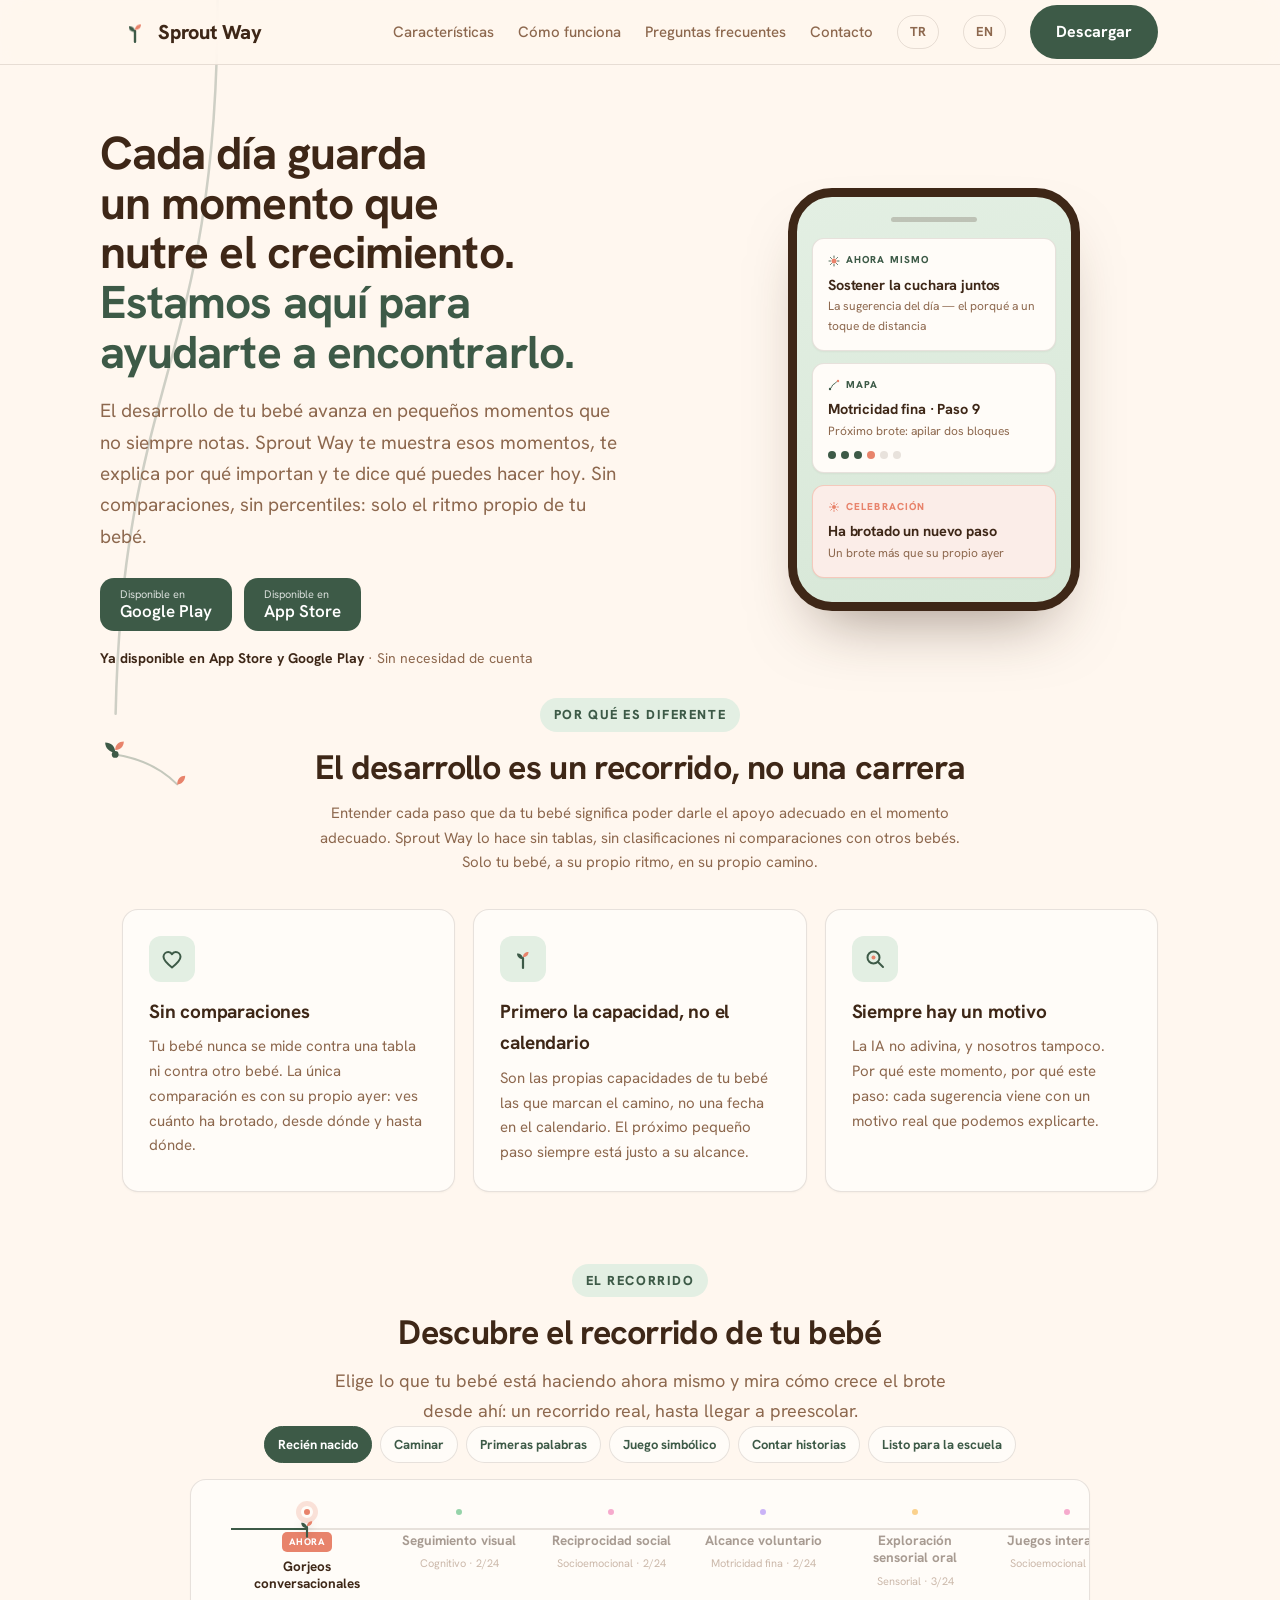
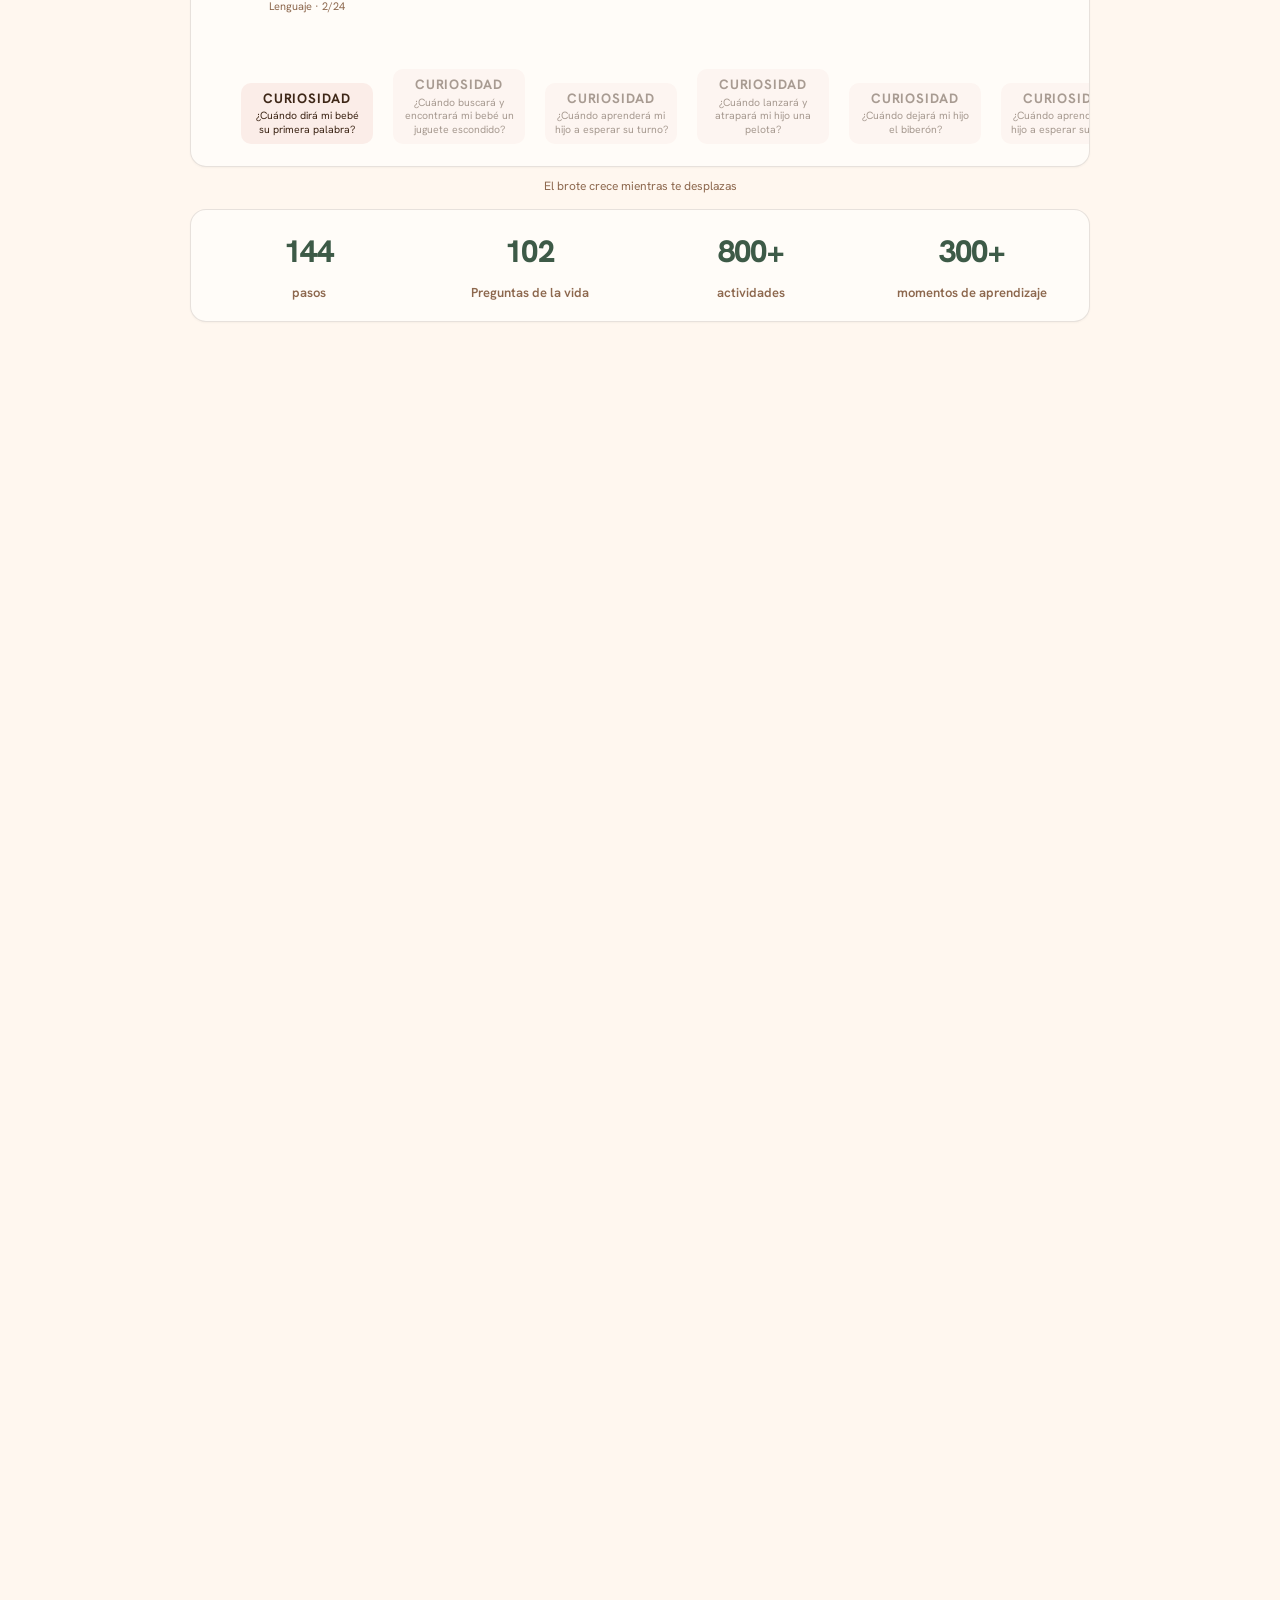
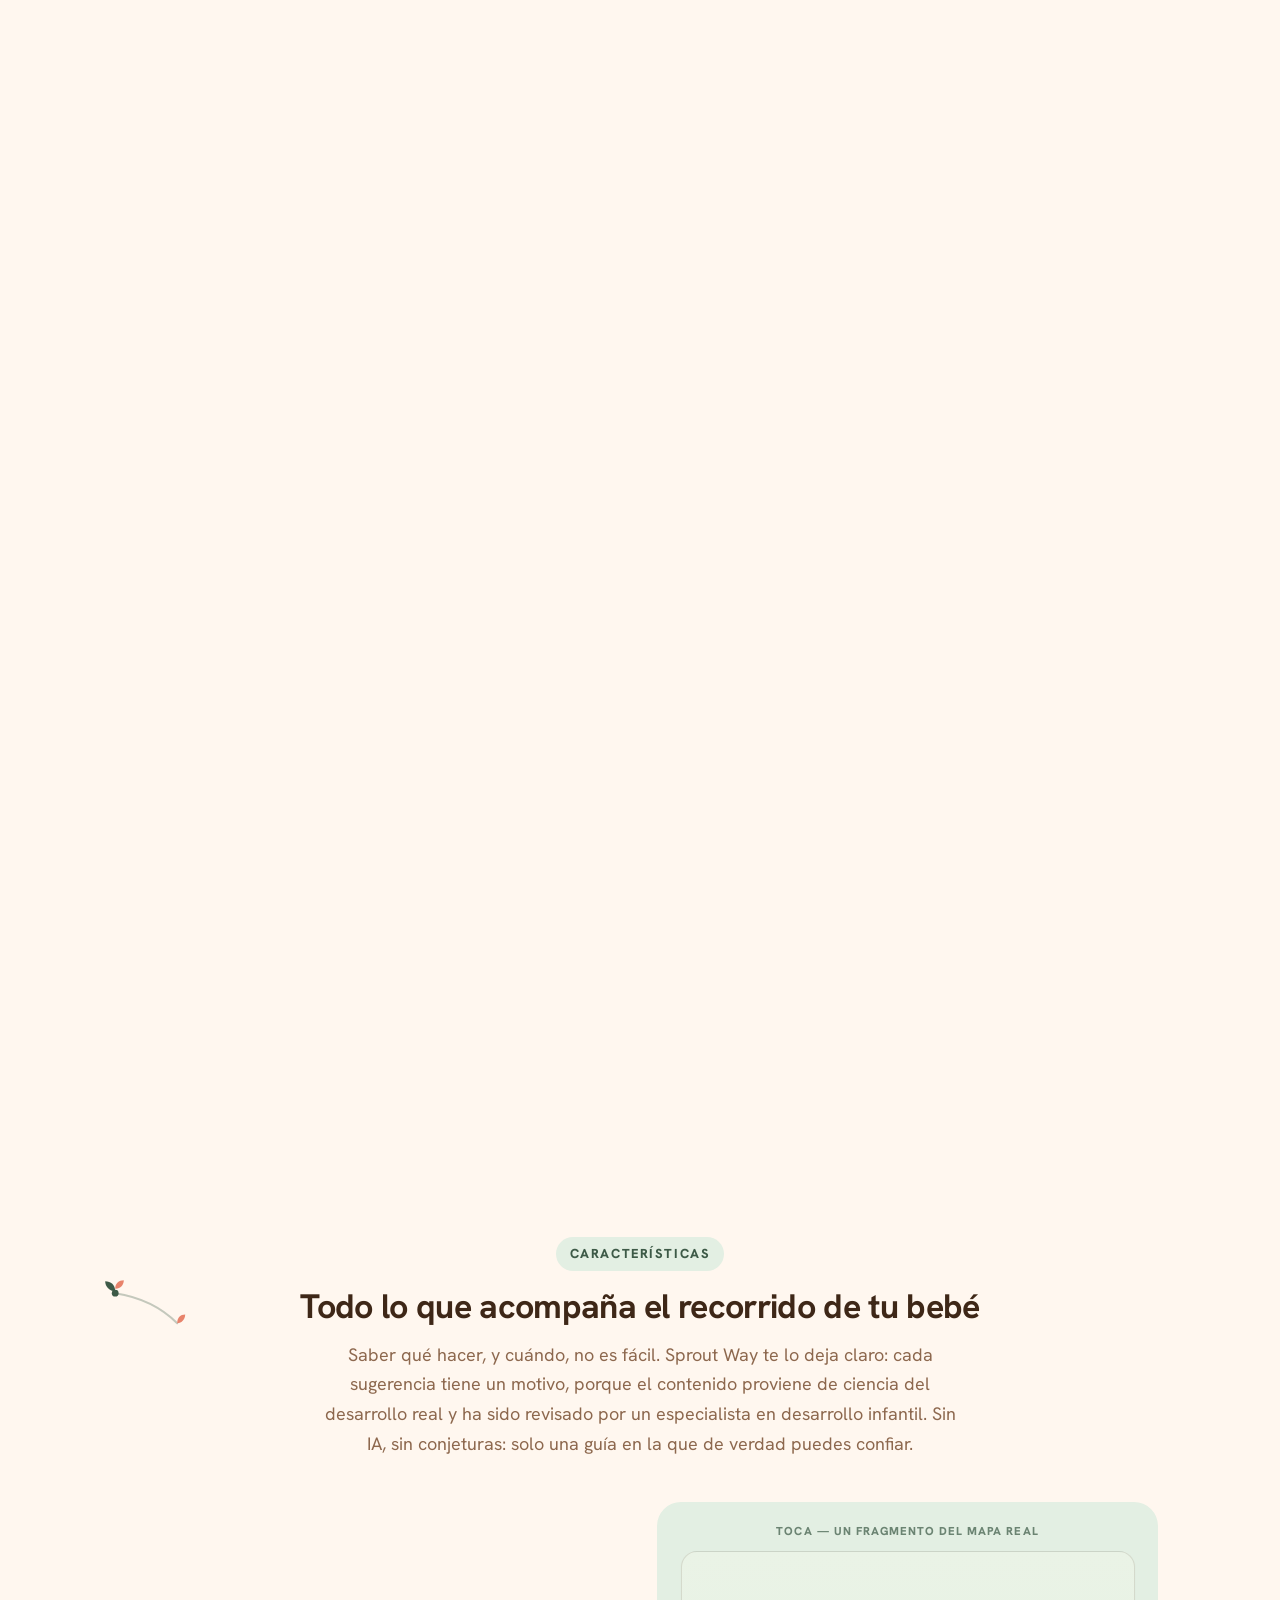
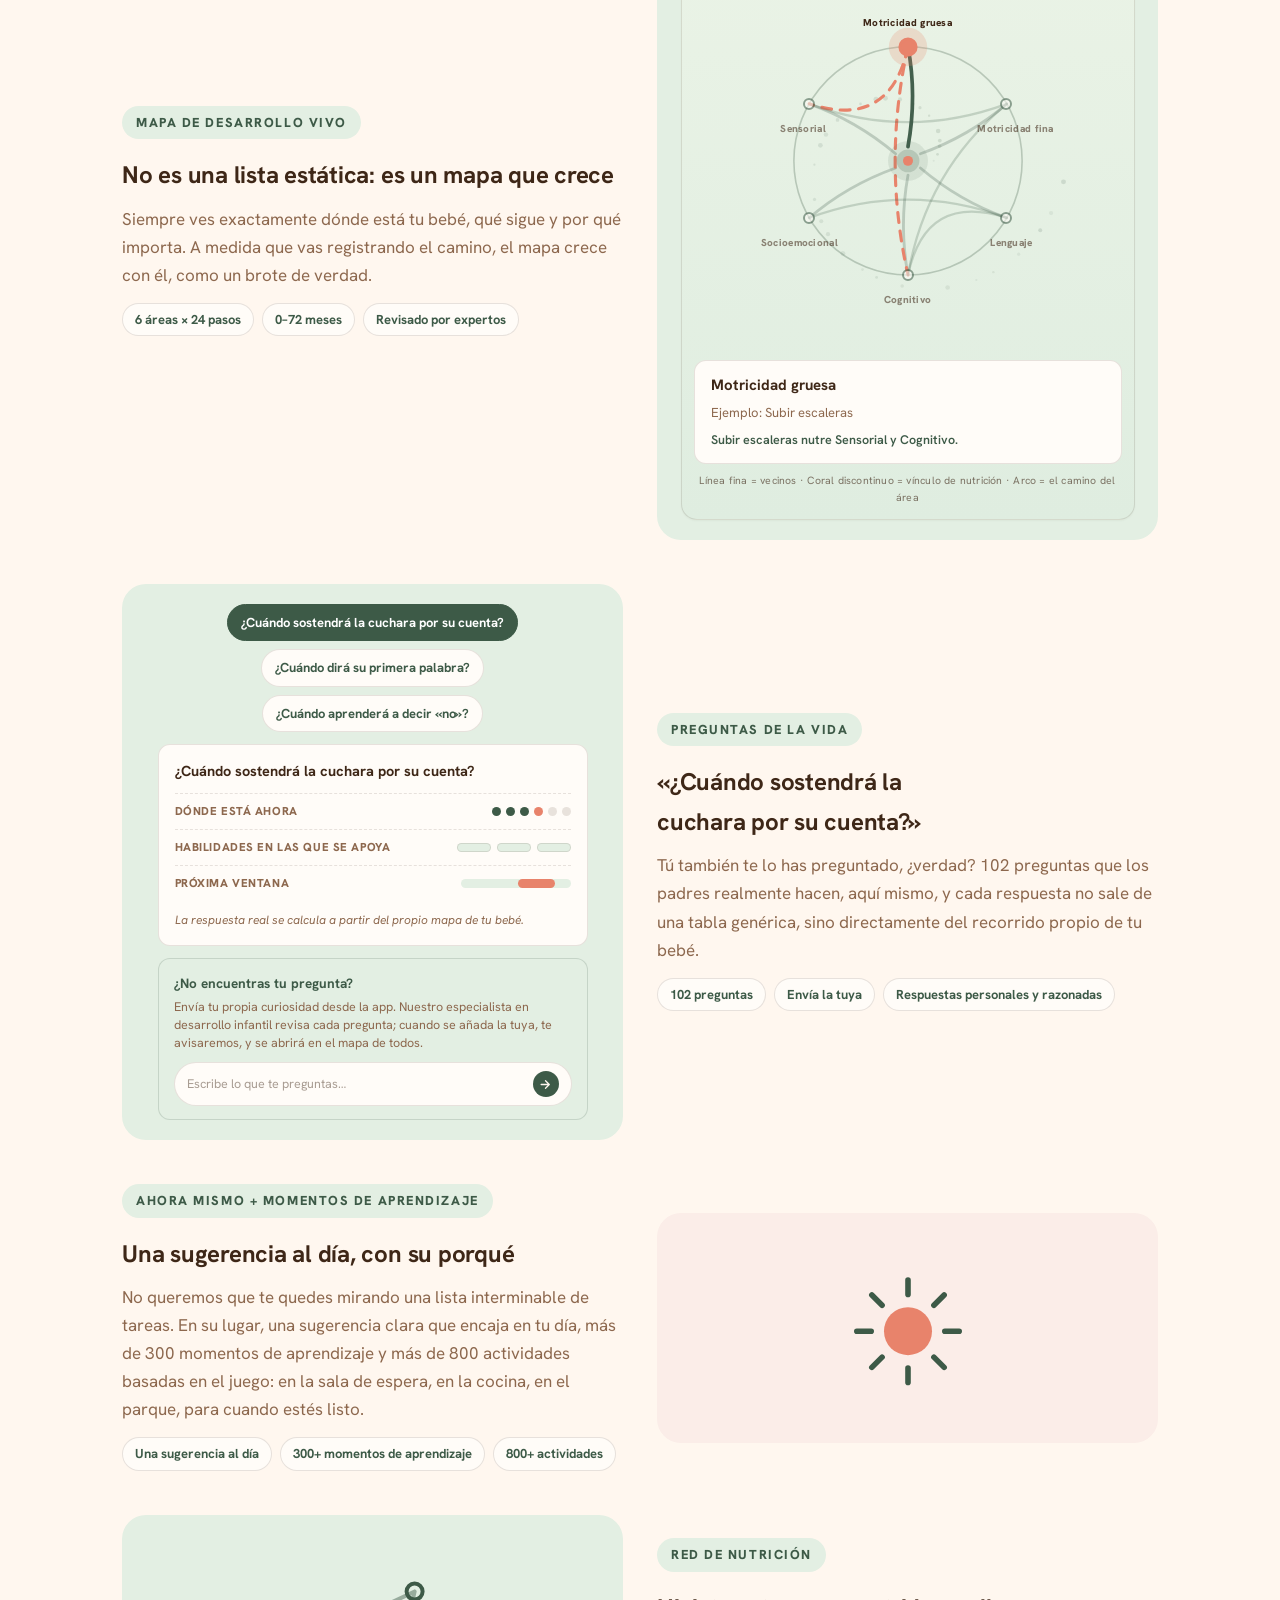
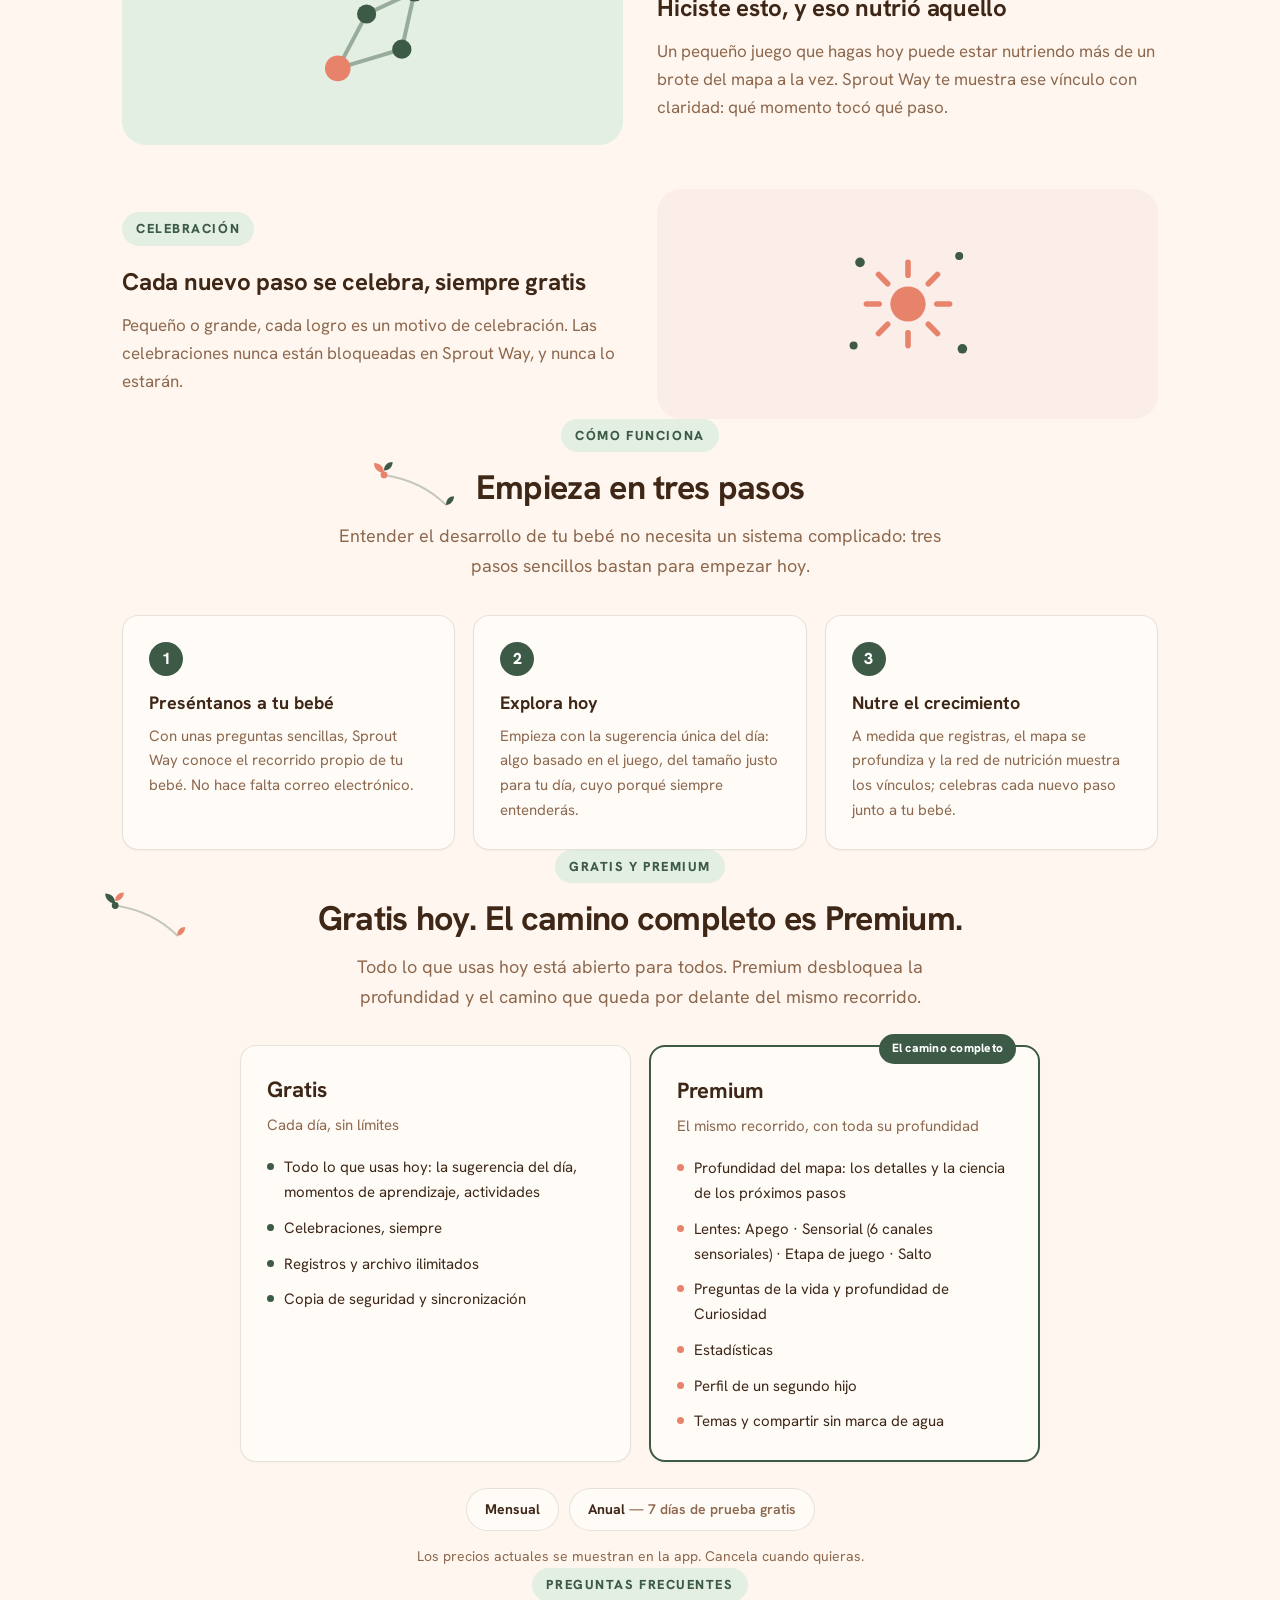
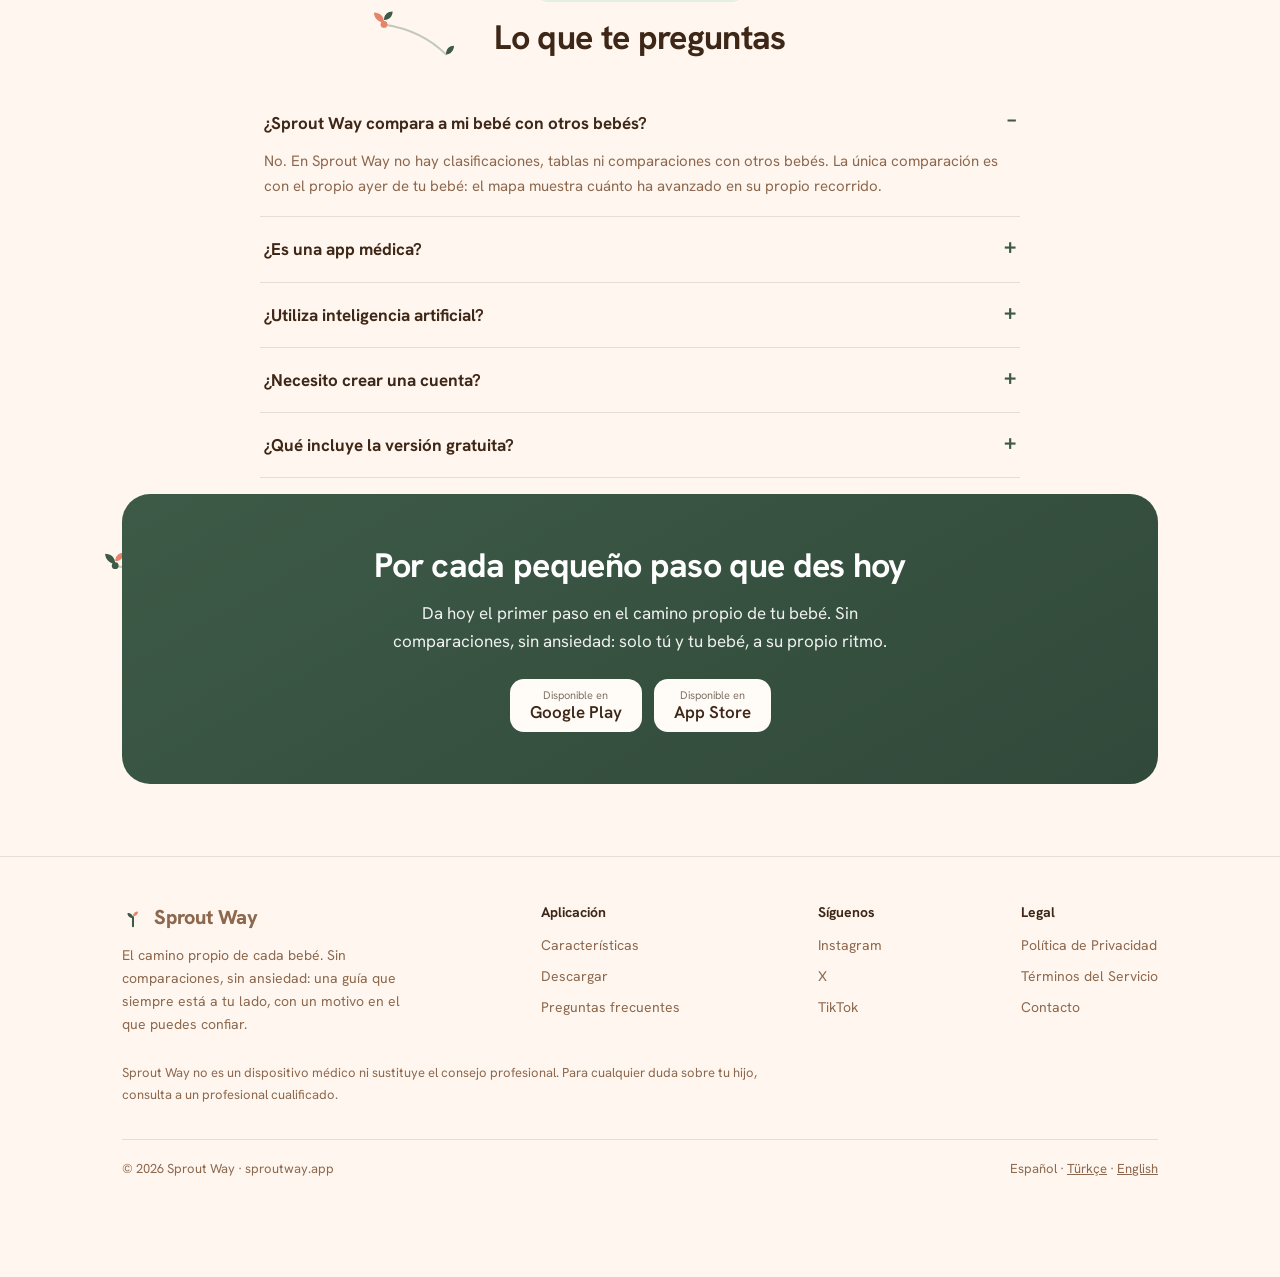
<file: index-es.html>
<!doctype html>
<html lang="es">
<head>
<meta charset="utf-8">
<meta name="viewport" content="width=device-width, initial-scale=1">
<title>Sprout Way — Desarrollo del bebé | El camino propio de cada bebé</title>
<meta name="description" content="Sprout Way te ayuda a entender y acompañar el desarrollo diario de tu bebé, mostrándote qué momentos importan y por qué. Sin comparaciones, sin ansiedad. Un mapa de desarrollo vivo, sugerencias diarias y más de 800 actividades.">
<meta property="og:title" content="Sprout Way — Desarrollo del bebé | El camino propio de cada bebé">
<meta property="og:description" content="Te ayudamos a entender el desarrollo de tu bebé: qué momento importa y por qué, cada día. Sin comparaciones, sin ansiedad, solo su propio camino.">
<meta property="og:type" content="website">
<meta property="og:url" content="https://sproutway.app/index-es.html">
<meta property="og:image" content="https://sproutway.app/og-image-1200x630.png">
<meta property="og:locale" content="es_ES">
<meta property="og:locale:alternate" content="tr_TR">
<meta property="og:locale:alternate" content="es_ES">
<meta name="twitter:card" content="summary_large_image">
<meta name="twitter:site" content="@sproutwayapp">
<meta name="twitter:title" content="Sprout Way — Desarrollo del bebé | El camino propio de cada bebé">
<meta name="twitter:description" content="Te ayudamos a entender el desarrollo de tu bebé: qué momento importa y por qué, cada día. Sin comparaciones, sin ansiedad, solo su propio camino.">
<meta name="twitter:image" content="https://sproutway.app/og-image-1200x630.png">
<link rel="canonical" href="https://sproutway.app/index-es.html">
<link rel="alternate" hreflang="tr" href="https://sproutway.app/">
<link rel="alternate" hreflang="en" href="https://sproutway.app/index-en.html">
<link rel="alternate" hreflang="es" href="https://sproutway.app/index-es.html">
<link rel="alternate" hreflang="x-default" href="https://sproutway.app/">
<script type="application/ld+json">
{
  "@context": "https://schema.org",
  "@type": "SoftwareApplication",
  "name": "Sprout Way",
  "alternateName": "Sprout Way — Desarrollo del bebé",
  "applicationCategory": "LifestyleApplication",
  "operatingSystem": "iOS, Android",
  "description": "Un acompañante que te ayuda a entender y apoyar el desarrollo de tu bebé, mostrándote qué momentos importan y por qué. Sin comparaciones, sin ansiedad.",
  "url": "https://sproutway.app/index-es.html",
  "image": "https://sproutway.app/og-image.png",
  "inLanguage": ["tr", "en", "es"],
  "offers": {
    "@type": "Offer",
    "price": "0",
    "priceCurrency": "USD",
    "category": "Freemium"
  },
  "publisher": {
    "@type": "Organization",
    "name": "Sprout Way",
    "url": "https://sproutway.app/"
  }
}
</script>
<link rel="preconnect" href="https://fonts.googleapis.com">
<link rel="preconnect" href="https://fonts.gstatic.com" crossorigin>
<link href="https://fonts.googleapis.com/css2?family=Hanken+Grotesk:wght@400;500;600;700;800&display=swap" rel="stylesheet">
<style>
  /* ── Sprout Way tasarım token'ları (uygulamanın kilitli paletinden) ── */
  :root{
    --bg:#FFF7EF;          /* krem zemin */
    --card:#FFFCF8;        /* kart zemini */
    --ink:#3E2717;         /* ana metin */
    --muted:#8D684E;       /* ikincil metin */
    --line:rgba(62,39,23,.12);
    --forest:#3D5A47;      /* CTA orman yeşili */
    --forest-d:#31493A;
    --tint:#E3EFE3;        /* yumuşak yeşil yastık */
    --coral:#E8836B;       /* TEK accent — vurgu/kutlama anı */
    --coral-soft:#FBEDE8;
    --radius-m:12px; --radius-l:16px; --radius-xl:24px;
  }
  *{box-sizing:border-box;margin:0;padding:0}
  html{scroll-behavior:smooth}
  body{background:var(--bg);color:var(--ink);
    font:17px/1.65 "Hanken Grotesk",-apple-system,BlinkMacSystemFont,"Segoe UI",sans-serif;
    -webkit-font-smoothing:antialiased}
  a{color:inherit;text-decoration:none}
  img,svg{max-width:100%;vertical-align:middle}
  .wrap{max-width:1080px;margin:0 auto;padding:0 22px}

  /* ── Butonlar: uygulamadaki koyu yeşil pill CTA dili ── */
  .btn{display:inline-flex;align-items:center;gap:9px;background:var(--forest);color:#fff;
    font-weight:700;font-size:16px;padding:14px 26px;border-radius:999px;
    transition:transform .15s,background .15s}
  .btn:hover{background:var(--forest-d);transform:translateY(-1px)}
  .btn.ghost{background:transparent;color:var(--forest);border:1.5px solid var(--line)}
  .btn.ghost:hover{background:var(--tint);transform:translateY(-1px)}
  .store{display:inline-flex;flex-direction:column;gap:1px;background:var(--forest);color:#fff;
    padding:10px 20px;border-radius:14px;line-height:1.15;transition:transform .15s,opacity .15s}
  .store:hover{transform:translateY(-1px);opacity:.92}
  .store small{font-size:11px;opacity:.8;font-weight:400}
  .store b{font-size:17px;font-weight:600}
  .store.soon{opacity:.55;pointer-events:none}

  /* ── Nav ── */
  nav{position:sticky;top:0;z-index:20;background:rgba(255,247,239,.86);
    backdrop-filter:saturate(180%) blur(14px);border-bottom:1px solid var(--line)}
  nav .row{display:flex;align-items:center;justify-content:space-between;height:64px}
  .logo{display:flex;align-items:center;gap:10px;font-weight:800;font-size:20px;letter-spacing:-.01em}
  nav .links{display:flex;align-items:center;gap:24px;font-size:15px;color:var(--muted);font-weight:500}
  nav .links a:hover{color:var(--ink)}
  nav .links a.lang{border:1.5px solid var(--line);border-radius:999px;padding:5px 12px;font-size:13px;font-weight:700}
  @media(max-width:720px){nav .links a:not(.btn):not(.lang){display:none}}

  /* ── Bölüm iskeleti ── */
  section{padding:72px 0}
  .kicker{display:inline-block;font-size:13px;font-weight:800;letter-spacing:.12em;
    text-transform:uppercase;color:var(--forest);background:var(--tint);
    padding:6px 14px;border-radius:999px;margin-bottom:16px}
  h2{font-size:34px;line-height:1.15;letter-spacing:-.02em;margin-bottom:14px;text-wrap:balance}
  .lead{font-size:18px;color:var(--muted);max-width:640px}

  /* ── Kartlar ── */
  .card{background:var(--card);border:1px solid var(--line);border-radius:var(--radius-l);
    padding:26px;box-shadow:0 1px 2px rgba(62,39,23,.04)}
  .grid{display:grid;gap:18px}
  @media(min-width:760px){.grid.c2{grid-template-columns:1fr 1fr}.grid.c3{grid-template-columns:1fr 1fr 1fr}}

  /* ── Footer ── */
  footer{border-top:1px solid var(--line);padding:44px 0 56px;color:var(--muted);font-size:14px}
  footer .cols{display:flex;flex-wrap:wrap;gap:32px;justify-content:space-between;align-items:flex-start}
  footer .brand{max-width:280px}
  footer h4{color:var(--ink);font-size:14px;margin-bottom:10px}
  footer ul{list-style:none}
  footer li{margin-bottom:8px}
  footer a:hover{color:var(--ink)}
  footer .fine{margin-top:34px;padding-top:18px;border-top:1px solid var(--line);
    display:flex;flex-wrap:wrap;gap:12px;justify-content:space-between;font-size:13px}

  /* PAGE — sayfa-özel stiller BURAYA */

  /* HERO */
  .hero{padding:64px 0 28px;display:grid;grid-template-columns:1.05fr .95fr;gap:44px;align-items:center}
  .hero h1{font-size:46px;line-height:1.08;letter-spacing:-.02em;margin-bottom:18px;text-wrap:balance}
  .hero h1 .hl{color:var(--forest)}
  .hero .sub{font-size:19px;color:var(--muted);margin-bottom:26px;max-width:520px}
  .cta-row{display:flex;gap:12px;flex-wrap:wrap;align-items:center}
  .trust{margin-top:16px;font-size:14px;color:var(--muted)}
  .trust b{color:var(--ink)}

  /* Hero telefon mock — emojisiz, metin + SVG */
  .phone{justify-self:center;width:292px;padding:20px 15px 24px;border-radius:44px;
    background:linear-gradient(165deg,var(--tint),#d7e7d7);border:9px solid var(--ink);
    box-shadow:0 34px 64px -30px rgba(62,39,23,.5);display:flex;flex-direction:column;gap:12px}
  .phone .notch{width:86px;height:5px;border-radius:3px;background:rgba(62,39,23,.22);margin:0 auto 4px}
  .mini{background:var(--card);border:1px solid var(--line);border-radius:var(--radius-m);
    padding:13px 15px;text-align:left;box-shadow:0 1px 2px rgba(62,39,23,.05)}
  .mini .k{display:flex;align-items:center;gap:6px;font-size:10px;font-weight:800;
    letter-spacing:.11em;text-transform:uppercase;color:var(--forest);margin-bottom:6px}
  .mini b{display:block;font-size:14.5px;line-height:1.35;letter-spacing:-.01em}
  .mini span{display:block;font-size:12px;color:var(--muted);margin-top:3px}
  .mini .dots{display:flex;gap:5px;margin-top:9px}
  .mini .dots i{width:8px;height:8px;border-radius:50%;background:var(--line)}
  .mini .dots i.on{background:var(--forest)}
  .mini .dots i.now{background:var(--coral)}
  .mini.cele{background:var(--coral-soft);border-color:rgba(232,131,107,.35)}
  .mini.cele .k{color:var(--coral)}
  @media(max-width:860px){.hero{grid-template-columns:1fr;text-align:center;padding-top:44px}
    .hero .sub{margin-inline:auto}.cta-row,.trust{justify-content:center}
    .hero h1{font-size:36px}.phone{margin-top:8px}}

  /* NEDEN */
  .center{text-align:center}
  .center .lead{margin-inline:auto}
  .why .card{text-align:left}
  .why .ic{width:46px;height:46px;border-radius:12px;background:var(--tint);
    display:flex;align-items:center;justify-content:center;margin-bottom:14px}
  .why h3{font-size:19px;margin-bottom:7px;letter-spacing:-.01em}
  .why p{font-size:15px;color:var(--muted)}

  /* ÖZELLİKLER */
  .feat{display:grid;grid-template-columns:1fr 1fr;gap:34px;align-items:center;margin-top:44px}
  .feat.rev .txt{order:2}
  .feat .txt h3{font-size:24px;letter-spacing:-.01em;margin-bottom:10px;text-wrap:balance}
  .feat .txt p{color:var(--muted)}
  .feat .art{background:var(--tint);border-radius:var(--radius-xl);min-height:230px;
    display:flex;align-items:center;justify-content:center;padding:30px}
  .feat .art.warm{background:var(--coral-soft)}
  .featchips{display:flex;gap:8px;flex-wrap:wrap;margin-top:14px}
  .featchips span{font-size:13px;font-weight:700;color:var(--forest);background:var(--card);
    border:1px solid var(--line);border-radius:999px;padding:5px 12px}
  @media(max-width:820px){.feat,.feat.rev{grid-template-columns:1fr}
    .feat.rev .txt{order:0}.feat .art{min-height:170px}}

  /* NASIL */
  .steps{counter-reset:s;margin-top:34px}
  .step{position:relative;counter-increment:s}
  .step::before{content:counter(s);display:flex;align-items:center;justify-content:center;
    width:34px;height:34px;border-radius:50%;background:var(--forest);color:#fff;
    font-weight:800;font-size:16px;margin-bottom:12px}
  .step h3{font-size:18px;margin-bottom:6px}
  .step p{font-size:15px;color:var(--muted)}

  /* FİYAT */
  .price{max-width:800px;margin-inline:auto;margin-top:34px}
  .plan h3{font-size:22px;margin-bottom:4px}
  .plan .pz{font-size:15px;color:var(--muted);margin-bottom:18px}
  .plan ul{list-style:none;display:flex;flex-direction:column;gap:11px}
  .plan li{font-size:15px;display:flex;gap:10px;align-items:flex-start}
  .plan li::before{content:"";flex:none;width:7px;height:7px;border-radius:50%;
    background:var(--forest);margin-top:8px}
  .plan.pro{border:2px solid var(--forest);position:relative}
  .plan.pro .tag{position:absolute;top:-13px;right:22px;background:var(--forest);color:#fff;
    font-size:12px;font-weight:800;padding:5px 13px;border-radius:999px;letter-spacing:.02em}
  .plan.pro li::before{background:var(--coral)}
  .chips{display:flex;gap:10px;flex-wrap:wrap;justify-content:center;margin-top:26px}
  .chip{background:var(--card);border:1px solid var(--line);border-radius:999px;
    padding:9px 18px;font-size:14px;font-weight:600;color:var(--muted)}
  .chip b{color:var(--ink)}
  .pricenote{text-align:center;font-size:14px;color:var(--muted);margin-top:14px}

  /* SSS */
  .faq{max-width:760px;margin:34px auto 0}
  .faq details{border-bottom:1px solid var(--line);padding:18px 4px}
  .faq summary{font-weight:700;font-size:17px;cursor:pointer;list-style:none;
    display:flex;justify-content:space-between;gap:14px}
  .faq summary::-webkit-details-marker{display:none}
  .faq summary::after{content:"+";color:var(--forest);font-size:22px;line-height:1;flex:none}
  .faq details[open] summary::after{content:"–"}
  .faq details p{color:var(--muted);font-size:15px;margin-top:12px}

  /* CTA BANDI */
  .band{background:linear-gradient(150deg,var(--forest),var(--forest-d));color:#fff;
    border-radius:28px;padding:52px 30px;text-align:center;margin:16px 0 72px}
  .band h2{color:#fff}
  .band p{opacity:.92;margin:0 auto 24px;max-width:520px}
  .band .store{background:var(--card);color:var(--ink)}
  .band .store small{opacity:.65}
  .band .store.soon{background:rgba(255,252,248,.35);color:#fff}

  /* Footer tıbbi feragat */
  .meddisc{margin-top:26px;font-size:13px;color:var(--muted);max-width:680px}

  /* ══ SİNEMATİK KATMAN — yol omurgası, sahne girişleri, interaktif demolar ══ */
  body{position:relative}
  @media(prefers-reduced-motion:reduce){html{scroll-behavior:auto}}

  /* 1 · Yol omurgası */
  #spine{position:absolute;top:0;left:0;z-index:-1;pointer-events:none}
  #spine .trail{fill:none;stroke:rgba(61,90,71,.25);stroke-width:2.5;stroke-linecap:round}
  #spine .leaf{transform-box:fill-box;transform-origin:54% 79%;opacity:0;transform:scale(0) rotate(-35deg)}
  #spine .leaf.open{opacity:1;transform:scale(1) rotate(0deg)}
  @media(prefers-reduced-motion:no-preference){
    #spine .leaf{transition:transform .5s cubic-bezier(.34,1.56,.64,1),opacity .3s ease}
  }

  /* 2 · Hero sahneli giriş (yalnız hareket tercihinde) */
  @media(prefers-reduced-motion:no-preference){
    .sproutlogo .stem{stroke-dasharray:10;stroke-dashoffset:10;animation:sw-draw .5s .15s ease-out forwards}
    .sproutlogo .lf{opacity:0;transform:scale(0) rotate(-25deg);transform-box:fill-box;animation:sw-leaf .55s cubic-bezier(.34,1.56,.64,1) forwards}
    .sproutlogo .lf1{transform-origin:100% 100%;animation-delay:.5s}
    .sproutlogo .lf2{transform-origin:0 100%;animation-delay:.72s}
    .hero h1 .hline,.hero .sub,.hero .cta-row,.hero .trust{opacity:0;transform:translateY(24px);animation:sw-rise .65s cubic-bezier(.22,.9,.3,1) forwards}
    .hero h1 .hline{display:inline-block;animation-delay:.45s}
    .hero h1 .hl2{animation-delay:.57s}
    .hero .sub{animation-delay:.69s}
    .hero .cta-row{animation-delay:.78s}
    .hero .trust{animation-delay:.87s}
    .phone{opacity:0;transform:translateX(46px);animation:sw-rise .85s .5s cubic-bezier(.22,.9,.3,1) forwards}
  }
  @media(prefers-reduced-motion:no-preference) and (max-width:860px){
    .phone{transform:translateY(26px)}
  }
  @keyframes sw-draw{to{stroke-dashoffset:0}}
  @keyframes sw-leaf{to{opacity:1;transform:scale(1) rotate(0)}}
  @keyframes sw-rise{to{opacity:1;transform:none}}

  /* 3 · Canlı harita demosu — SkyMap pusula kimliği, sayfa paletinde
     (Ömer kalibrasyonu: koyu panel krem sayfayla uyumsuzdu → yumuşak yeşil
     yastık cilt; geometri/etkileşim/hikaye sistemleri aynen) */
  .art.demo{display:block;padding:20px 16px;text-align:left}
  .demonote{font-size:11.5px;font-weight:800;letter-spacing:.09em;text-transform:uppercase;color:var(--forest);opacity:.72;text-align:center;margin-bottom:10px}
  .skypanel{background:linear-gradient(180deg,#EAF3E6,#DFEDE0);border:1px solid var(--line);border-radius:var(--radius-l);padding:12px;max-width:454px;margin:0 auto;box-shadow:0 1px 2px rgba(62,39,23,.04)}
  .skystage{position:relative;max-width:430px;margin:0 auto}
  .skystage::before{content:"";display:block;padding-top:90%}
  .skystage>svg{position:absolute;top:0;left:0;width:100%;height:100%}
  .shorizon{fill:none;stroke:rgba(61,90,71,.28);stroke-width:1.1}
  .bgs{fill:#3D5A47}
  .dtail{fill:none;stroke:rgba(61,90,71,.25);stroke-width:2;stroke-linecap:round}
  #growTail{fill:none;stroke:var(--forest);stroke-width:2.6;stroke-linecap:round;opacity:.95}
  .medge{fill:none;stroke:rgba(61,90,71,.22);stroke-width:1.6;stroke-linecap:round}
  .medge.on{stroke:var(--coral);stroke-width:2.2;stroke-dasharray:7 6}
  .chalo1{fill:var(--forest);opacity:.1}
  .chalo2{fill:var(--forest);opacity:.2;transform-box:fill-box;transform-origin:center}
  .chalo3{fill:var(--coral)}
  @media(prefers-reduced-motion:no-preference){
    .medge.on{animation:sw-flow .9s linear infinite}
    #growTail{transition:stroke-dashoffset .55s ease .05s}
    .bgs.tw{animation:sw-twinkle var(--td,3s) ease-in-out var(--tl,0s) infinite}
    .chalo2{animation:sw-breath 4s ease-in-out infinite}
  }
  @keyframes sw-flow{to{stroke-dashoffset:-13}}
  @keyframes sw-twinkle{0%,100%{opacity:.05}50%{opacity:.16}}
  @keyframes sw-breath{0%,100%{opacity:.14;transform:scale(1)}50%{opacity:.26;transform:scale(1.18)}}
  .mnode{position:absolute;transform:translate(-50%,-50%);width:34px;height:34px;background:none;border:0;padding:0;cursor:pointer;font:inherit}
  .mnode i{position:absolute;left:50%;top:50%;transform:translate(-50%,-50%);width:12px;height:12px;border-radius:50%;background:var(--card);border:2.5px solid var(--forest);transition:transform .25s,background .25s,border-color .25s,box-shadow .25s}
  .mnode span{position:absolute;top:100%;left:50%;transform:translateX(-50%);margin-top:1px;font-size:10px;font-weight:800;color:var(--ink);white-space:nowrap;letter-spacing:.03em;line-height:1.35}
  .mnode.lb-t span{top:auto;bottom:100%;margin:0 0 1px}
  .mnode.lb-l span{transform:translateX(-62%)}
  .mnode.lb-r span{transform:translateX(-38%)}
  .mnode[aria-pressed="false"]{opacity:.55}
  .mnode:hover,.mnode:focus-visible,.mnode.arrive{opacity:1}
  .mnode:hover i{transform:translate(-50%,-50%) scale(1.5);box-shadow:0 0 0 5px rgba(61,90,71,.12)}
  .mnode[aria-pressed="true"] i{background:var(--coral);border-color:var(--coral);box-shadow:0 0 0 6px rgba(232,131,107,.22);transform:translate(-50%,-50%) scale(1.6)}
  .mnode:focus-visible{outline:2.5px solid var(--coral);outline-offset:2px;border-radius:10px}
  @media(prefers-reduced-motion:no-preference){
    .mnode{transition:opacity .35s ease}
    .mnode.arrive i{animation:sw-arrive .5s ease-out}
  }
  @keyframes sw-arrive{0%{transform:translate(-50%,-50%) scale(1)}45%{transform:translate(-50%,-50%) scale(2.1)}100%{transform:translate(-50%,-50%) scale(1)}}
  .mapcard{max-width:430px;margin:10px auto 0;background:var(--card);border:1px solid var(--line);border-radius:var(--radius-m);padding:12px 16px}
  .mapcard b{display:block;font-size:15px}
  .mapcard span{font-size:13px;color:var(--muted)}
  .mapcard .mstory{display:block;font-size:12.5px;color:var(--forest);margin-top:5px;font-weight:600}
  .skylegend{margin:8px 4px 0;text-align:center;font-size:10.5px;letter-spacing:.02em;color:rgba(62,39,23,.62)}
  @media(prefers-reduced-motion:no-preference){.mapcard.pop{animation:sw-cardin .35s ease}}
  @keyframes sw-cardin{from{opacity:0;transform:translateY(8px)}}

  /* 4 · Hayat Soruları demosu */
  .qdemo{max-width:430px;margin:0 auto}
  .qchips{display:flex;flex-wrap:wrap;gap:8px;justify-content:center;margin-bottom:12px}
  .qchip{font:inherit;font-size:13px;font-weight:700;color:var(--forest);background:var(--card);border:1.5px solid var(--line);border-radius:999px;padding:7px 13px;cursor:pointer;transition:background .2s,color .2s,border-color .2s}
  .qchip[aria-pressed="true"]{background:var(--forest);border-color:var(--forest);color:#fff}
  .qchip:focus-visible{outline:2.5px solid var(--coral);outline-offset:2px}
  .qcard{background:var(--card);border:1px solid var(--line);border-radius:var(--radius-m);padding:14px 16px}
  .qq{display:block;font-size:14.5px;margin-bottom:10px}
  .qrow{display:flex;align-items:center;justify-content:space-between;gap:12px;padding:8px 0;border-top:1px dashed var(--line)}
  .ql{font-size:11.5px;font-weight:800;letter-spacing:.05em;text-transform:uppercase;color:var(--muted)}
  .qdots{display:flex;gap:5px}
  .qdots i{width:9px;height:9px;border-radius:50%;background:rgba(62,39,23,.12)}
  .qdots i.f{background:var(--forest)}
  .qdots i.c{background:var(--coral)}
  .qbars{display:flex;gap:6px}
  .qbars i{width:34px;height:9px;border-radius:5px;background:var(--tint);border:1px solid var(--line)}
  .qwin{position:relative;width:110px;height:9px;border-radius:5px;background:var(--tint);overflow:hidden}
  .qwin i{position:absolute;left:52%;top:0;width:34%;height:100%;background:var(--coral);border-radius:5px}
  .qask{margin-top:12px;background:var(--tint);border:1px solid rgba(61,90,71,.18);border-radius:var(--radius-m);padding:13px 15px}
  .qask b{display:block;font-size:13.5px;color:var(--forest);margin-bottom:4px}
  .qask p{font-size:12.5px;color:var(--muted);line-height:1.45;margin:0}
  .qask .qaskbar{display:flex;align-items:center;gap:8px;margin-top:10px;background:var(--card);border:1px solid var(--line);border-radius:999px;padding:8px 12px}
  .qask .qaskbar span{font-size:12.5px;color:rgba(62,39,23,.45);flex:1;text-align:left}
  .qask .qaskbar .qasksend{flex:0 0 26px;width:26px;height:26px;border-radius:50%;background:var(--forest);display:grid;place-items:center}
  .qnote{display:block;margin-top:10px;font-size:12px;color:var(--muted);font-style:italic}
  @media(prefers-reduced-motion:no-preference){
    .qcard.play{animation:sw-cardin .4s ease}
    .qcard.play .qdots i,.qcard.play .qbars i{animation:sw-dotin .32s cubic-bezier(.34,1.5,.64,1) backwards}
    .qcard.play .qdots i:nth-child(2),.qcard.play .qbars i:nth-child(2){animation-delay:.09s}
    .qcard.play .qdots i:nth-child(3),.qcard.play .qbars i:nth-child(3){animation-delay:.18s}
    .qcard.play .qdots i:nth-child(4){animation-delay:.27s}
    .qcard.play .qdots i:nth-child(5){animation-delay:.36s}
    .qcard.play .qdots i:nth-child(6){animation-delay:.45s}
    .qcard.play .qwin i{transform-origin:left center;animation:sw-win .5s .5s cubic-bezier(.22,.9,.3,1) backwards}
  }
  @keyframes sw-dotin{from{opacity:0;transform:scale(0)}}
  @keyframes sw-win{from{transform:scaleX(0)}}

  /* 4b · Yolculuk (yatay, sayfaya-sabit kayan zaman çizelgesi) */
  .journey{max-width:900px;margin:0 auto}
  .jchips{display:flex;flex-wrap:wrap;gap:8px;justify-content:center;margin-bottom:16px}
  .jchip{font:inherit;font-size:13px;font-weight:700;color:var(--forest);background:var(--card);border:1.5px solid var(--line);border-radius:999px;padding:7px 13px;cursor:pointer;transition:background .2s,color .2s,border-color .2s}
  .jchip[aria-pressed="true"]{background:var(--forest);border-color:var(--forest);color:#fff}
  .jchip:focus-visible{outline:2.5px solid var(--coral);outline-offset:2px}
  .jscroller{position:relative}
  .jsticky{display:flex;flex-direction:column;justify-content:center}
  .jsticky>.wrap{width:100%;min-width:0}
  .jscroller.pin .jsticky{position:sticky;top:64px}
  .jpanel{background:var(--card);border:1px solid var(--line);border-radius:var(--radius-l);padding:26px 0 22px;overflow-x:auto;overflow-y:hidden;box-shadow:0 1px 2px rgba(62,39,23,.04)}
  .jscroller.pin .jpanel{overflow:hidden}
  .jrail{position:relative;display:flex;align-items:flex-start;width:max-content;padding:0 40px}
  @media(prefers-reduced-motion:no-preference){.jscroller.pin .jrail{transition:transform .05s linear}}
  .jline,.jfill{position:absolute;top:22px;height:2px;left:40px}
  .jline{right:40px;background:var(--line)}
  .jfill{width:0;background:var(--forest)}
  @media(prefers-reduced-motion:no-preference){.jfill{transition:width .35s ease}.jsprout{transition:left .35s ease}}
  .jsprout{position:absolute;top:22px;left:40px;transform:translate(-50%,-50%);filter:drop-shadow(0 2px 4px rgba(62,39,23,.18))}
  .jsprout svg{display:block}
  @media(prefers-reduced-motion:no-preference){.jsprout.pop svg{animation:sw-fabpop .5s cubic-bezier(.34,1.56,.64,1)}}
  .jnode{flex:0 0 152px;width:152px;min-height:238px;padding:0 10px;display:flex;flex-direction:column;align-items:center;text-align:center}
  .jdot{width:12px;height:12px;border-radius:50%;background:var(--jc,var(--line));border:3px solid var(--card);margin-bottom:14px;flex-shrink:0}
  .jnode .jtxt{display:flex;flex-direction:column;align-items:center;flex:1;width:100%}
  .jnow{display:none;font-style:normal;font-size:9.5px;font-weight:800;letter-spacing:.05em;color:#fff;background:var(--coral);border-radius:5px;padding:2px 7px;margin:0 auto 6px;width:fit-content}
  .jnode .jtxt b{display:-webkit-box;-webkit-line-clamp:2;-webkit-box-orient:vertical;overflow:hidden;font-size:13.5px;font-weight:700;color:var(--ink);line-height:1.28}
  .jnode .jtxt>span:not(.jbar){display:block;margin-top:5px;font-size:11px;color:var(--muted)}
  .jbar{margin-top:auto;width:34px;height:3px;border-radius:2px;background:var(--jc,var(--line));opacity:.32}
  .jnode.grown .jdot{background:var(--forest)}
  .jnode.grown .jtxt b{color:var(--forest)}
  .jnode.upcoming{opacity:.45}
  .jnode.current .jdot{background:var(--coral);box-shadow:0 0 0 5px rgba(232,131,107,.22)}
  .jnode.current .jnow{display:block}
  .jcap{background:var(--tint);border-radius:var(--radius-m);padding-top:12px;margin:0 6px}
  .jcap .jtxt b{color:var(--forest);-webkit-line-clamp:3}
  .jcap .jdot{background:var(--forest)}
  .jhint{text-align:center;font-size:12px;color:var(--muted);margin-top:10px;transition:opacity .3s ease}
  .journey .numgrid{margin-top:12px;padding:16px 14px}
  @media(max-width:720px){
    .jchips{gap:6px}
    .jchip{font-size:12px;padding:6px 10px}
    .jnode{flex:0 0 140px;width:140px;min-height:232px;padding:0 8px}
    .jnode .jtxt b{font-size:12.5px}
    .jpanel{padding:22px 0 18px}
    .jrail{padding:0 24px}
    .jline,.jfill{left:24px}
    .jline{right:24px}
    .jsprout{left:24px}
    .jsticky .kicker{margin-bottom:4px}
    .jsticky h2{font-size:26px;line-height:1.2;margin:4px 0 8px}
    .jsticky .lead{display:none}
    .jhint{display:none}
    .jchips{margin-bottom:10px}
    .journey .numgrid{margin-top:10px;padding:12px 10px}
    .journey .numgrid b{font-size:22px}
  }
  @media(prefers-reduced-motion:no-preference){#fab.grow .fabc{animation:sw-fabpop .55s cubic-bezier(.34,1.56,.64,1)}}
  @keyframes sw-fabpop{0%{transform:scale(1)}35%{transform:scale(1.22) translateY(-7px)}65%{transform:scale(.94) translateY(2px)}100%{transform:scale(1)}}
  .jmerak{margin-top:auto;width:100%;background:var(--coral-soft);border-radius:10px;padding:7px 8px;font-size:10.5px;line-height:1.32;color:var(--ink);display:-webkit-box;-webkit-line-clamp:5;-webkit-box-orient:vertical;overflow:hidden}
  .jmerak b{display:block;font-size:8.5px;font-weight:800;letter-spacing:.06em;color:var(--coral);text-transform:uppercase;margin-bottom:2px}

  /* 5 · Sayılar bandı */
  .nums{padding:6px 0 26px}
  .numgrid{display:grid;grid-template-columns:repeat(4,1fr);gap:14px;background:var(--card);border:1px solid var(--line);border-radius:var(--radius-l);padding:24px 18px;text-align:center;box-shadow:0 1px 2px rgba(62,39,23,.04)}
  .num b{display:block;font-size:31px;font-weight:800;letter-spacing:-.02em;color:var(--forest);font-variant-numeric:tabular-nums}
  .num span{font-size:13px;font-weight:600;color:var(--muted)}
  @media(max-width:720px){.numgrid{grid-template-columns:1fr 1fr;gap:18px 8px;padding:18px 12px}.num b{font-size:25px}}

  /* 6 · Bölüm reveal (sınıf yalnız JS ile ve hareket tercihinde eklenir) */
  .rv{opacity:0;transform:translateY(16px);transition:opacity .55s ease,transform .55s cubic-bezier(.22,.9,.3,1)}
  .rv.in{opacity:1;transform:none}

  /* 7 · CTA yaprak kutlaması */
  .band{position:relative;overflow:hidden}
  .fleaf{position:absolute;top:-30px;pointer-events:none;opacity:0}
  @media(prefers-reduced-motion:no-preference){.fleaf{animation:sw-fall var(--d,2s) ease-in var(--dl,0s) forwards}}
  @keyframes sw-fall{0%{transform:translate(0,0) rotate(-12deg);opacity:0}12%{opacity:.95}75%{opacity:.8}100%{transform:translate(var(--dx,18px),400px) rotate(135deg);opacity:0}}

  /* 8 · Dal-temas: düğümden bölüm içeriğine filiz dalı + hover tepkisi */
  #spine .bpath{fill:none;stroke:rgba(61,90,71,.3);stroke-width:2;stroke-linecap:round}
  #spine .bleaf{transform-box:fill-box;transform-origin:0% 100%;opacity:0;transform:scale(0) rotate(-30deg)}
  #spine .bleaf.open{opacity:1;transform:scale(1) rotate(0)}
  #spine .nglow{transform-box:fill-box;transform-origin:center;opacity:0}
  @media(prefers-reduced-motion:no-preference){
    #spine .bpath{transition:stroke-dashoffset .6s ease .25s}
    #spine .bleaf{transition:transform .45s cubic-bezier(.34,1.56,.64,1) .6s,opacity .3s ease .6s}
    #spine .leaf.sway{animation:sw-sway .65s ease-in-out}
    #spine .nglow.on{animation:sw-nglow .7s ease-out}
  }
  @keyframes sw-sway{0%{transform:scale(1) rotate(0)}30%{transform:scale(1.14) rotate(9deg)}60%{transform:scale(1.06) rotate(-7deg)}85%{transform:scale(1.02) rotate(3deg)}100%{transform:scale(1) rotate(0)}}
  @keyframes sw-nglow{0%{opacity:0;transform:scale(.6)}35%{opacity:.16;transform:scale(1.1)}100%{opacity:0;transform:scale(1.35)}}

  /* 8c · Sayaç hover mini yaprak pop */
  .num{position:relative}
  .numleaf{position:absolute;left:50%;top:-4px;pointer-events:none;opacity:0;transform:translate(-50%,0) scale(0)}
  @media(prefers-reduced-motion:no-preference){.numleaf{animation:sw-pop .65s ease-out forwards}}
  @keyframes sw-pop{0%{opacity:0;transform:translate(-50%,0) scale(0)}40%{opacity:1;transform:translate(-50%,-12px) scale(1.22)}70%{opacity:1;transform:translate(-50%,-10px) scale(.96)}100%{opacity:0;transform:translate(-50%,-18px) scale(1.05)}}

  /* 9 · Yüzer buton (FAB): daire + "GO SPROUT WAY" etiketi — tek tıklama hedefi */
  #fab{position:fixed;right:18px;bottom:18px;z-index:40;
    display:flex;flex-direction:column;align-items:center;gap:5px;
    background:none;border:0;padding:0;cursor:pointer;
    opacity:0;transform:scale(.4);pointer-events:none}
  #fab.on{opacity:1;transform:scale(1);pointer-events:auto}
  #fab .fabc{display:flex;align-items:center;justify-content:center;width:56px;height:56px;border-radius:50%;
    background:var(--forest);box-shadow:0 12px 28px -10px rgba(49,73,58,.6);transition:background .2s}
  #fab:hover .fabc{background:var(--forest-d)}
  #fab .fabl{display:block;background:var(--forest);color:#FFF7EF;font-size:9.5px;font-weight:800;
    letter-spacing:.09em;padding:4px 10px;border-radius:999px;white-space:nowrap;
    box-shadow:0 8px 18px -10px rgba(49,73,58,.55)}
  #fab:focus-visible{outline:2.5px solid var(--coral);outline-offset:3px;border-radius:16px}
  @media(prefers-reduced-motion:no-preference){
    #fab{transition:opacity .3s ease,transform .35s cubic-bezier(.34,1.56,.64,1)}
    #fab.on svg{animation:sw-fabidle 6s ease-in-out infinite}
  }
  @keyframes sw-fabidle{0%,90%,100%{transform:rotate(0)}93%{transform:rotate(-7deg)}96%{transform:rotate(5deg)}}

  /* 10 · İndir tıklama geri bildirimi — hero CTA dikkat nabzı */
  .cta-row .store{position:relative}
  @media(prefers-reduced-motion:no-preference){
    .cta-row.pulse .store{animation:sw-ctascale .6s ease-in-out}
    .cta-row.pulse .store::after{content:"";position:absolute;inset:-5px;border:2.5px solid var(--coral);
      border-radius:19px;pointer-events:none;opacity:0;animation:sw-ring .6s ease-out}
  }
  @keyframes sw-ctascale{0%,100%{transform:scale(1)}40%{transform:scale(1.05)}}
  @keyframes sw-ring{0%{opacity:.9;transform:scale(.94)}100%{opacity:0;transform:scale(1.12)}}
</style>
</head>
<body>

<nav>
  <div class="wrap row">
    <a class="logo" href="/index-es.html">
      <!-- Filiz — uygulamanın SproutFigure kimliğinden; emoji değil SVG -->
      <svg class="sproutlogo" width="26" height="26" viewBox="0 0 24 24" fill="none" aria-hidden="true">
        <path class="stem" d="M12 21 V11" stroke="#3D5A47" stroke-width="2.2" stroke-linecap="round"/>
        <path class="lf lf1" d="M12 12 C12 8.5 9.5 6.5 6 6.5 C6 10 8.5 12 12 12 Z" fill="#3D5A47"/>
        <path class="lf lf2" d="M12 10 C12 7 14.2 5 17.5 5 C17.5 8.2 15.2 10.2 12 10 Z" fill="#E8836B"/>
      </svg>
      Sprout Way
    </a>
    <div class="links">
      <a href="/index-es.html#ozellikler">Características</a>
      <a href="/index-es.html#nasil">Cómo funciona</a>
      <a href="/index-es.html#sss">Preguntas frecuentes</a>
      <a href="/contact.html#es">Contacto</a>
      <a class="lang" href="/index.html">TR</a><a class="lang" href="/index-en.html">EN</a>
      <a class="btn" href="/index-es.html#indir">Descargar</a>
    </div>
  </div>
</nav>

<main>

  <!-- ═══ HERO ═══ -->
  <header class="wrap hero">
    <div>
      <h1><span class="hline">Cada día guarda un momento que nutre el crecimiento.</span><br><span class="hl hline hl2">Estamos aquí para ayudarte a encontrarlo.</span></h1>
      <p class="sub">El desarrollo de tu bebé avanza en pequeños momentos que no siempre notas. Sprout Way te muestra esos momentos, te explica por qué importan y te dice qué puedes hacer hoy. Sin comparaciones, sin percentiles: solo el ritmo propio de tu bebé.</p>
      <div class="cta-row" id="indir">
        <a class="store" href="https://play.google.com/store/apps/details?id=com.omerfarukballi.sprout" rel="noopener"><small>Disponible en</small><b>Google Play</b></a>
        <a class="store" href="https://apps.apple.com/tr/app/sprout-way/id6758865871" rel="noopener"><small>Disponible en</small><b>App Store</b></a>
      </div>
      <div class="trust"><b>Ya disponible en App Store y Google Play</b> · Sin necesidad de cuenta</div>
    </div>
    <div class="phone" aria-hidden="true">
      <div class="notch"></div>
      <div class="mini">
        <div class="k">
          <svg width="12" height="12" viewBox="0 0 24 24" fill="none"><circle cx="12" cy="12" r="5" fill="#E8836B"/><path d="M12 2v3M12 19v3M2 12h3M19 12h3M4.9 4.9l2.1 2.1M17 17l2.1 2.1M19.1 4.9L17 7M7 17l-2.1 2.1" stroke="#3D5A47" stroke-width="1.8" stroke-linecap="round"/></svg>
          Ahora mismo
        </div>
        <b>Sostener la cuchara juntos</b>
        <span>La sugerencia del día — el porqué a un toque de distancia</span>
      </div>
      <div class="mini">
        <div class="k">
          <svg width="12" height="12" viewBox="0 0 24 24" fill="none"><path d="M4 20 C9 17 7 12 12 10 C17 8 15 5 20 4" stroke="#3D5A47" stroke-width="1.8" stroke-linecap="round"/><circle cx="4" cy="20" r="2.4" fill="#3D5A47"/><circle cx="20" cy="4" r="2.4" fill="#E8836B"/></svg>
          Mapa
        </div>
        <b>Motricidad fina · Paso 9</b>
        <span>Próximo brote: apilar dos bloques</span>
        <div class="dots"><i class="on"></i><i class="on"></i><i class="on"></i><i class="now"></i><i></i><i></i></div>
      </div>
      <div class="mini cele">
        <div class="k">
          <svg width="12" height="12" viewBox="0 0 24 24" fill="none"><circle cx="12" cy="12" r="4" fill="#E8836B"/><path d="M12 3v3M12 18v3M3 12h3M18 12h3M5.5 5.5l2 2M16.5 16.5l2 2M18.5 5.5l-2 2M7.5 16.5l-2 2" stroke="#E8836B" stroke-width="1.8" stroke-linecap="round"/></svg>
          Celebración
        </div>
        <b>Ha brotado un nuevo paso</b>
        <span>Un brote más que su propio ayer</span>
      </div>
    </div>
  </header>

  <!-- ═══ NEDEN ═══ -->
  <section id="neden" class="wrap why">
    <div class="center">
      <span class="kicker">Por qué es diferente</span>
      <h2>El desarrollo es un recorrido, no una carrera</h2>
      <p class="lead">Entender cada paso que da tu bebé significa poder darle el apoyo adecuado en el momento adecuado. Sprout Way lo hace sin tablas, sin clasificaciones ni comparaciones con otros bebés. Solo tu bebé, a su propio ritmo, en su propio camino.</p>
    </div>
    <div class="grid c3" style="margin-top:34px">
      <div class="card">
        <div class="ic">
          <svg width="24" height="24" viewBox="0 0 24 24" fill="none"><path d="M12 20.5 C7 16.5 3.5 13.5 3.5 9.8 C3.5 7 5.7 5 8.3 5 C10 5 11.3 5.9 12 7.2 C12.7 5.9 14 5 15.7 5 C18.3 5 20.5 7 20.5 9.8 C20.5 13.5 17 16.5 12 20.5 Z" stroke="#3D5A47" stroke-width="2" stroke-linejoin="round"/></svg>
        </div>
        <h3>Sin comparaciones</h3>
        <p>Tu bebé nunca se mide contra una tabla ni contra otro bebé. La única comparación es con su propio ayer: ves cuánto ha brotado, desde dónde y hasta dónde.</p>
      </div>
      <div class="card">
        <div class="ic">
          <svg width="24" height="24" viewBox="0 0 24 24" fill="none"><path d="M12 21 V11" stroke="#3D5A47" stroke-width="2.2" stroke-linecap="round"/><path d="M12 12 C12 8.5 9.5 6.5 6 6.5 C6 10 8.5 12 12 12 Z" fill="#3D5A47"/><path d="M12 10 C12 7 14.2 5 17.5 5 C17.5 8.2 15.2 10.2 12 10 Z" fill="#E8836B"/></svg>
        </div>
        <h3>Primero la capacidad, no el calendario</h3>
        <p>Son las propias capacidades de tu bebé las que marcan el camino, no una fecha en el calendario. El próximo pequeño paso siempre está justo a su alcance.</p>
      </div>
      <div class="card">
        <div class="ic">
          <svg width="24" height="24" viewBox="0 0 24 24" fill="none"><circle cx="10.5" cy="10.5" r="6" stroke="#3D5A47" stroke-width="2"/><path d="M15 15 L20 20" stroke="#3D5A47" stroke-width="2" stroke-linecap="round"/><circle cx="10.5" cy="10.5" r="2" fill="#E8836B"/></svg>
        </div>
        <h3>Siempre hay un motivo</h3>
        <p>La IA no adivina, y nosotros tampoco. Por qué este momento, por qué este paso: cada sugerencia viene con un motivo real que podemos explicarte.</p>
      </div>
    </div>
  </section>

  <!-- ═══ YOLCULUK ═══ -->
  <section id="yolculuk">
   <div class="jscroller" id="jscroller">
   <div class="jsticky" id="jsticky">
   <div class="wrap">
    <div class="center">
      <span class="kicker">El recorrido</span>
      <h2>Descubre el recorrido de tu bebé</h2>
      <p class="lead">Elige lo que tu bebé está haciendo ahora mismo y mira cómo crece el brote desde ahí: un recorrido real, hasta llegar a preescolar.</p>
    </div>
    <div class="journey">
      <div class="jchips" role="group" aria-label="¿Qué está haciendo tu bebé ahora mismo?">
        <button class="jchip" type="button" aria-pressed="true" data-idx="0">Recién nacido</button>
        <button class="jchip" type="button" aria-pressed="false" data-idx="19">Caminar</button>
        <button class="jchip" type="button" aria-pressed="false" data-idx="21">Primeras palabras</button>
        <button class="jchip" type="button" aria-pressed="false" data-idx="46">Juego simbólico</button>
        <button class="jchip" type="button" aria-pressed="false" data-idx="69">Contar historias</button>
        <button class="jchip" type="button" aria-pressed="false" data-idx="71">Listo para la escuela</button>
      </div>
      <div class="jpanel" id="jpanel">
        <div class="jrail" id="jrail">
          <div class="jline" aria-hidden="true"></div>
          <div class="jfill" id="jfill" aria-hidden="true"></div>
          <div class="jsprout" id="jsprout" aria-hidden="true"><svg width="23" height="23" viewBox="0 0 24 24" fill="none"><path d="M12 21 V11" stroke="#3D5A47" stroke-width="2.2" stroke-linecap="round"/><path d="M12 12 C12 8.5 9.5 6.5 6 6.5 C6 10 8.5 12 12 12 Z" fill="#3D5A47"/><path d="M12 10 C12 7 14.2 5 17.5 5 C17.5 8.2 15.2 10.2 12 10 Z" fill="#E8836B"/></svg></div>
              <div class="jnode" data-idx="0" style="--jc:#0EA5E9"><span class="jdot"></span><div class="jtxt"><i class="jnow">AHORA</i><b>Gorjeos conversacionales</b><span>Lenguaje · 2/24</span><div class="jmerak"><b>Curiosidad</b>¿Cuándo dirá mi bebé su primera palabra?</div></div></div>
              <div class="jnode" data-idx="1" style="--jc:#16A34A"><span class="jdot"></span><div class="jtxt"><i class="jnow">AHORA</i><b>Seguimiento visual</b><span>Cognitivo · 2/24</span><div class="jmerak"><b>Curiosidad</b>¿Cuándo buscará y encontrará mi bebé un juguete escondido?</div></div></div>
              <div class="jnode" data-idx="2" style="--jc:#EC4899"><span class="jdot"></span><div class="jtxt"><i class="jnow">AHORA</i><b>Reciprocidad social</b><span>Socioemocional · 2/24</span><div class="jmerak"><b>Curiosidad</b>¿Cuándo aprenderá mi hijo a esperar su turno?</div></div></div>
              <div class="jnode" data-idx="3" style="--jc:#8B5CF6"><span class="jdot"></span><div class="jtxt"><i class="jnow">AHORA</i><b>Alcance voluntario</b><span>Motricidad fina · 2/24</span><div class="jmerak"><b>Curiosidad</b>¿Cuándo lanzará y atrapará mi hijo una pelota?</div></div></div>
              <div class="jnode" data-idx="4" style="--jc:#F59E0B"><span class="jdot"></span><div class="jtxt"><i class="jnow">AHORA</i><b>Exploración sensorial oral</b><span>Sensorial · 3/24</span><div class="jmerak"><b>Curiosidad</b>¿Cuándo dejará mi hijo el biberón?</div></div></div>
              <div class="jnode" data-idx="5" style="--jc:#EC4899"><span class="jdot"></span><div class="jtxt"><i class="jnow">AHORA</i><b>Juegos interactivos</b><span>Socioemocional · 11/24</span><div class="jmerak"><b>Curiosidad</b>¿Cuándo aprenderá mi hijo a esperar su turno?</div></div></div>
              <div class="jnode" data-idx="6" style="--jc:#16A34A"><span class="jdot"></span><div class="jtxt"><i class="jnow">AHORA</i><b>Causa y efecto</b><span>Cognitivo · 3/24</span><div class="jmerak"><b>Curiosidad</b>¿Por qué mi hijo tira todo al suelo?</div></div></div>
              <div class="jnode" data-idx="7" style="--jc:#F97316"><span class="jdot"></span><div class="jtxt"><i class="jnow">AHORA</i><b>Sentarse sin apoyo</b><span>Motricidad gruesa · 3/24</span><div class="jmerak"><b>Curiosidad</b>¿Cuándo caminará mi bebé?</div></div></div>
              <div class="jnode" data-idx="8" style="--jc:#8B5CF6"><span class="jdot"></span><div class="jtxt"><i class="jnow">AHORA</i><b>Transferencia entre manos</b><span>Motricidad fina · 3/24</span><div class="jmerak"><b>Curiosidad</b>¿Cuándo comerá mi bebé solo con los dedos?</div></div></div>
              <div class="jnode" data-idx="9" style="--jc:#F59E0B"><span class="jdot"></span><div class="jtxt"><i class="jnow">AHORA</i><b>Exploración mano-boca</b><span>Sensorial · 12/24</span><div class="jmerak"><b>Curiosidad</b>¿Por qué mi bebé se lleva todo a la boca?</div></div></div>
              <div class="jnode" data-idx="10" style="--jc:#0EA5E9"><span class="jdot"></span><div class="jtxt"><i class="jnow">AHORA</i><b>Balbuceo canónico</b><span>Lenguaje · 4/24</span><div class="jmerak"><b>Curiosidad</b>¿Cuándo dirá mi bebé su primera palabra?</div></div></div>
              <div class="jnode" data-idx="11" style="--jc:#F59E0B"><span class="jdot"></span><div class="jtxt"><i class="jnow">AHORA</i><b>Exploración propioceptiva</b><span>Sensorial · 5/24</span><div class="jmerak"><b>Curiosidad</b>¿Cuándo correrá y saltará mi hijo?</div></div></div>
              <div class="jnode" data-idx="12" style="--jc:#F97316"><span class="jdot"></span><div class="jtxt"><i class="jnow">AHORA</i><b>Ponerse de pie con apoyo</b><span>Motricidad gruesa · 5/24</span><div class="jmerak"><b>Curiosidad</b>¿Cuándo caminará mi bebé?</div></div></div>
              <div class="jnode" data-idx="13" style="--jc:#EC4899"><span class="jdot"></span><div class="jtxt"><i class="jnow">AHORA</i><b>Referencia social</b><span>Socioemocional · 4/24</span><div class="jmerak"><b>Curiosidad</b>¿Cuándo saldremos de paseo sin el cochecito?</div></div></div>
              <div class="jnode" data-idx="14" style="--jc:#EC4899"><span class="jdot"></span><div class="jtxt"><i class="jnow">AHORA</i><b>Conductas de apego</b><span>Socioemocional · 5/24</span><div class="jmerak"><b>Curiosidad</b>¿Por qué llora mi bebé cuando salgo de la habitación?</div></div></div>
              <div class="jnode" data-idx="15" style="--jc:#F59E0B"><span class="jdot"></span><div class="jtxt"><i class="jnow">AHORA</i><b>Tolerancia a texturas</b><span>Sensorial · 6/24</span><div class="jmerak"><b>Curiosidad</b>¿Cuándo dejará mi hijo que le cepille los dientes?</div></div></div>
              <div class="jnode" data-idx="16" style="--jc:#8B5CF6"><span class="jdot"></span><div class="jtxt"><i class="jnow">AHORA</i><b>Señalar</b><span>Motricidad fina · 5/24</span><div class="jmerak"><b>Curiosidad</b>¿Cuándo me dirá mi hijo con palabras lo que quiere?</div></div></div>
              <div class="jnode" data-idx="17" style="--jc:#EC4899"><span class="jdot"></span><div class="jtxt"><i class="jnow">AHORA</i><b>Atención conjunta</b><span>Socioemocional · 12/24</span><div class="jmerak"><b>Curiosidad</b>¿Por qué mi bebé señala y luego me mira?</div></div></div>
              <div class="jnode" data-idx="18" style="--jc:#16A34A"><span class="jdot"></span><div class="jtxt"><i class="jnow">AHORA</i><b>Comprensión de medios y fines</b><span>Cognitivo · 5/24</span><div class="jmerak"><b>Curiosidad</b>¿Cuándo encontrará mi hijo solo la solución a un problema?</div></div></div>
              <div class="jnode" data-idx="19" style="--jc:#F97316"><span class="jdot"></span><div class="jtxt"><i class="jnow">AHORA</i><b>Caminar de forma independiente</b><span>Motricidad gruesa · 7/24</span><div class="jmerak"><b>Curiosidad</b>¿Cuándo me dirá mi hijo que necesita ir al baño?</div></div></div>
              <div class="jnode" data-idx="20" style="--jc:#F59E0B"><span class="jdot"></span><div class="jtxt"><i class="jnow">AHORA</i><b>Juego con agua y burbujas</b><span>Sensorial · 13/24</span><div class="jmerak"><b>Curiosidad</b>¿Cuándo se lavará mi hijo las manos solo?</div></div></div>
              <div class="jnode" data-idx="21" style="--jc:#0EA5E9"><span class="jdot"></span><div class="jtxt"><i class="jnow">AHORA</i><b>Primeras palabras</b><span>Lenguaje · 6/24</span><div class="jmerak"><b>Curiosidad</b>¿Cuándo dirá mi hijo su propio nombre?</div></div></div>
              <div class="jnode" data-idx="22" style="--jc:#8B5CF6"><span class="jdot"></span><div class="jtxt"><i class="jnow">AHORA</i><b>Comer con los dedos</b><span>Motricidad fina · 13/24</span><div class="jmerak"><b>Curiosidad</b>¿Cuándo usará mi bebé la cuchara solo?</div></div></div>
              <div class="jnode" data-idx="23" style="--jc:#8B5CF6"><span class="jdot"></span><div class="jtxt"><i class="jnow">AHORA</i><b>Juego con recipientes</b><span>Motricidad fina · 6/24</span><div class="jmerak"><b>Curiosidad</b>¿Cuándo se vestirá mi hijo solo?</div></div></div>
              <div class="jnode" data-idx="24" style="--jc:#16A34A"><span class="jdot"></span><div class="jtxt"><i class="jnow">AHORA</i><b>Juego simbólico emergente</b><span>Cognitivo · 6/24</span><div class="jmerak"><b>Curiosidad</b>¿Por qué mi hijo imita todo lo que hago?</div></div></div>
              <div class="jnode" data-idx="25" style="--jc:#F59E0B"><span class="jdot"></span><div class="jtxt"><i class="jnow">AHORA</i><b>Autorregulación sensorial</b><span>Sensorial · 8/24</span><div class="jmerak"><b>Curiosidad</b>¿Cuándo dormirá mi bebé toda la noche?</div></div></div>
              <div class="jnode" data-idx="26" style="--jc:#0EA5E9"><span class="jdot"></span><div class="jtxt"><i class="jnow">AHORA</i><b>Crecimiento del vocabulario</b><span>Lenguaje · 7/24</span><div class="jmerak"><b>Curiosidad</b>¿Cuándo empezará mi hijo a juntar dos palabras? (como «agua mamá»)</div></div></div>
              <div class="jnode" data-idx="27" style="--jc:#F97316"><span class="jdot"></span><div class="jtxt"><i class="jnow">AHORA</i><b>Subir escaleras</b><span>Motricidad gruesa · 8/24</span><div class="jmerak"><b>Curiosidad</b>¿Cuándo subirá mi hijo las escaleras solo?</div></div></div>
              <div class="jnode" data-idx="28" style="--jc:#F59E0B"><span class="jdot"></span><div class="jtxt"><i class="jnow">AHORA</i><b>Comer con las manos</b><span>Sensorial · 14/24</span><div class="jmerak"><b>Curiosidad</b>¿Cuándo comerá mi hijo una comida entera solo?</div></div></div>
              <div class="jnode" data-idx="29" style="--jc:#8B5CF6"><span class="jdot"></span><div class="jtxt"><i class="jnow">AHORA</i><b>Garabateo</b><span>Motricidad fina · 7/24</span><div class="jmerak"><b>Curiosidad</b>¿Cuándo sostendrá mi hijo el lápiz correctamente y usará las tijeras?</div></div></div>
              <div class="jnode" data-idx="30" style="--jc:#16A34A"><span class="jdot"></span><div class="jtxt"><i class="jnow">AHORA</i><b>Comprensión de categorías</b><span>Cognitivo · 7/24</span><div class="jmerak"><b>Curiosidad</b>¿Cuándo contará mi hijo del 1 al 10?</div></div></div>
              <div class="jnode" data-idx="31" style="--jc:#F97316"><span class="jdot"></span><div class="jtxt"><i class="jnow">AHORA</i><b>Correr</b><span>Motricidad gruesa · 9/24</span><div class="jmerak"><b>Curiosidad</b>¿Cuándo montará mi hijo en bici (bici sin pedales o triciclo)?</div></div></div>
              <div class="jnode" data-idx="32" style="--jc:#EC4899"><span class="jdot"></span><div class="jtxt"><i class="jnow">AHORA</i><b>Expresar emociones</b><span>Socioemocional · 14/24</span><div class="jmerak"><b>Curiosidad</b>¿Cuándo me dirá mi hijo con palabras que tiene sueño?</div></div></div>
              <div class="jnode" data-idx="33" style="--jc:#EC4899"><span class="jdot"></span><div class="jtxt"><i class="jnow">AHORA</i><b>Juego paralelo</b><span>Socioemocional · 7/24</span><div class="jmerak"><b>Curiosidad</b>¿Cuándo jugará mi hijo con otros niños?</div></div></div>
              <div class="jnode" data-idx="34" style="--jc:#0EA5E9"><span class="jdot"></span><div class="jtxt"><i class="jnow">AHORA</i><b>Combinaciones de dos palabras</b><span>Lenguaje · 9/24</span><div class="jmerak"><b>Curiosidad</b>¿Cuándo hablará mi hijo con frases completas?</div></div></div>
              <div class="jnode" data-idx="35" style="--jc:#8B5CF6"><span class="jdot"></span><div class="jtxt"><i class="jnow">AHORA</i><b>Uso de la cuchara</b><span>Motricidad fina · 10/24</span><div class="jmerak"><b>Curiosidad</b>¿Cuándo empezará mi hijo a usar el tenedor?</div></div></div>
              <div class="jnode" data-idx="36" style="--jc:#8B5CF6"><span class="jdot"></span><div class="jtxt"><i class="jnow">AHORA</i><b>Clasificar formas</b><span>Motricidad fina · 14/24</span><div class="jmerak"><b>Curiosidad</b>¿Cuándo se pondrá mi hijo los zapatos solo?</div></div></div>
              <div class="jnode" data-idx="37" style="--jc:#F97316"><span class="jdot"></span><div class="jtxt"><i class="jnow">AHORA</i><b>Patear una pelota</b><span>Motricidad gruesa · 13/24</span><div class="jmerak"><b>Curiosidad</b>¿Cuándo lanzará y atrapará mi hijo una pelota?</div></div></div>
              <div class="jnode" data-idx="38" style="--jc:#F59E0B"><span class="jdot"></span><div class="jtxt"><i class="jnow">AHORA</i><b>Conciencia de preferencias sensoriales</b><span>Sensorial · 9/24</span><div class="jmerak"><b>Curiosidad</b>¿Cuándo se mantendrá mi hijo seco por la noche?</div></div></div>
              <div class="jnode" data-idx="39" style="--jc:#F97316"><span class="jdot"></span><div class="jtxt"><i class="jnow">AHORA</i><b>Saltar</b><span>Motricidad gruesa · 10/24</span><div class="jmerak"><b>Curiosidad</b>¿Cuándo podrá mi hijo sostenerse en un pie?</div></div></div>
              <div class="jnode" data-idx="40" style="--jc:#F59E0B"><span class="jdot"></span><div class="jtxt"><i class="jnow">AHORA</i><b>Planificación motora</b><span>Sensorial · 15/24</span><div class="jmerak"><b>Curiosidad</b>¿Cuándo ayudará mi hijo a poner la mesa?</div></div></div>
              <div class="jnode" data-idx="41" style="--jc:#16A34A"><span class="jdot"></span><div class="jtxt"><i class="jnow">AHORA</i><b>Primeros rompecabezas</b><span>Cognitivo · 14/24</span><div class="jmerak"><b>Curiosidad</b>¿Cuándo empezará mi bebé a hacer rompecabezas?</div></div></div>
              <div class="jnode" data-idx="42" style="--jc:#F97316"><span class="jdot"></span><div class="jtxt"><i class="jnow">AHORA</i><b>Caminar en línea recta</b><span>Motricidad gruesa · 14/24</span><div class="jmerak"><b>Curiosidad</b>¿Cuándo podrá mi hijo sostenerse en un pie?</div></div></div>
              <div class="jnode" data-idx="43" style="--jc:#EC4899"><span class="jdot"></span><div class="jtxt"><i class="jnow">AHORA</i><b>Intentos de juego cooperativo</b><span>Socioemocional · 8/24</span><div class="jmerak"><b>Curiosidad</b>¿Por qué mi hijo no deja de decir «no»?</div></div></div>
              <div class="jnode" data-idx="44" style="--jc:#0EA5E9"><span class="jdot"></span><div class="jtxt"><i class="jnow">AHORA</i><b>Frases de tres o cuatro palabras</b><span>Lenguaje · 10/24</span><div class="jmerak"><b>Curiosidad</b>¿Cuándo me contará mi hijo cómo le fue el día?</div></div></div>
              <div class="jnode" data-idx="45" style="--jc:#8B5CF6"><span class="jdot"></span><div class="jtxt"><i class="jnow">AHORA</i><b>Imitar trazos</b><span>Motricidad fina · 15/24</span><div class="jmerak"><b>Curiosidad</b>¿Cuándo sostendrá mi hijo el lápiz correctamente y usará las tijeras?</div></div></div>
              <div class="jnode" data-idx="46" style="--jc:#EC4899"><span class="jdot"></span><div class="jtxt"><i class="jnow">AHORA</i><b>Juego simbólico</b><span>Socioemocional · 15/24</span><div class="jmerak"><b>Curiosidad</b>¿Cuándo jugará mi hijo a juegos de simulación con otros niños (a la casita, al doctor)?</div></div></div>
              <div class="jnode" data-idx="47" style="--jc:#F97316"><span class="jdot"></span><div class="jtxt"><i class="jnow">AHORA</i><b>Saltar hacia adelante</b><span>Motricidad gruesa · 15/24</span><div class="jmerak"><b>Curiosidad</b>¿Cuándo correrá y saltará mi hijo?</div></div></div>
              <div class="jnode" data-idx="48" style="--jc:#F59E0B"><span class="jdot"></span><div class="jtxt"><i class="jnow">AHORA</i><b>Integración multisensorial</b><span>Sensorial · 10/24</span><div class="jmerak"><b>Curiosidad</b>¿Cuándo se lavará mi hijo las manos solo?</div></div></div>
              <div class="jnode" data-idx="49" style="--jc:#0EA5E9"><span class="jdot"></span><div class="jtxt"><i class="jnow">AHORA</i><b>Partes del cuerpo</b><span>Lenguaje · 12/24</span><div class="jmerak"><b>Curiosidad</b>¿Cuándo se mantendrá mi hijo seco por la noche?</div></div></div>
              <div class="jnode" data-idx="50" style="--jc:#16A34A"><span class="jdot"></span><div class="jtxt"><i class="jnow">AHORA</i><b>Búsqueda de soluciones</b><span>Cognitivo · 9/24</span><div class="jmerak"><b>Curiosidad</b>¿Cuándo empezará mi hijo a preguntar «¿por qué?»?</div></div></div>
              <div class="jnode" data-idx="51" style="--jc:#8B5CF6"><span class="jdot"></span><div class="jtxt"><i class="jnow">AHORA</i><b>Ensartar cuentas</b><span>Motricidad fina · 16/24</span><div class="jmerak"><b>Curiosidad</b>¿Cuándo ensartará mi hijo cuentas en un cordón?</div></div></div>
              <div class="jnode" data-idx="52" style="--jc:#16A34A"><span class="jdot"></span><div class="jtxt"><i class="jnow">AHORA</i><b>Clasificar y agrupar</b><span>Cognitivo · 10/24</span><div class="jmerak"><b>Curiosidad</b>¿Por qué mi hijo alinea sus juguetes?</div></div></div>
              <div class="jnode" data-idx="53" style="--jc:#0EA5E9"><span class="jdot"></span><div class="jtxt"><i class="jnow">AHORA</i><b>Posesivos</b><span>Lenguaje · 13/24</span><div class="jmerak"><b>Curiosidad</b>¿Cuándo hablará mi hijo con frases completas?</div></div></div>
              <div class="jnode" data-idx="54" style="--jc:#F97316"><span class="jdot"></span><div class="jtxt"><i class="jnow">AHORA</i><b>Subir escaleras alternando los pies</b><span>Motricidad gruesa · 16/24</span><div class="jmerak"><b>Curiosidad</b>¿Cuándo subirá mi hijo las escaleras solo?</div></div></div>
              <div class="jnode" data-idx="55" style="--jc:#F59E0B"><span class="jdot"></span><div class="jtxt"><i class="jnow">AHORA</i><b>Estrategias de calma</b><span>Sensorial · 16/24</span><div class="jmerak"><b>Curiosidad</b>¿Cuándo se dormirá mi hijo solo?</div></div></div>
              <div class="jnode" data-idx="56" style="--jc:#F59E0B"><span class="jdot"></span><div class="jtxt"><i class="jnow">AHORA</i><b>Coordinación motora fina y sensorial</b><span>Sensorial · 17/24</span><div class="jmerak"><b>Curiosidad</b>¿Cuándo abrochará mi hijo sus propios botones y cremalleras?</div></div></div>
              <div class="jnode" data-idx="57" style="--jc:#16A34A"><span class="jdot"></span><div class="jtxt"><i class="jnow">AHORA</i><b>Juegos de emparejar</b><span>Cognitivo · 16/24</span><div class="jmerak"><b>Curiosidad</b>¿Cuándo reconocerá y nombrará mi hijo los colores correctamente?</div></div></div>
              <div class="jnode" data-idx="58" style="--jc:#0EA5E9"><span class="jdot"></span><div class="jtxt"><i class="jnow">AHORA</i><b>Hace preguntas</b><span>Lenguaje · 15/24</span><div class="jmerak"><b>Curiosidad</b>¿Cuándo tendrá mi hijo una conversación real conmigo?</div></div></div>
              <div class="jnode" data-idx="59" style="--jc:#0EA5E9"><span class="jdot"></span><div class="jtxt"><i class="jnow">AHORA</i><b>Colores y números</b><span>Lenguaje · 16/24</span><div class="jmerak"><b>Curiosidad</b>¿Cuándo contará mi hijo del 1 al 10?</div></div></div>
              <div class="jnode" data-idx="60" style="--jc:#EC4899"><span class="jdot"></span><div class="jtxt"><i class="jnow">AHORA</i><b>Nombrar emociones</b><span>Socioemocional · 17/24</span><div class="jmerak"><b>Curiosidad</b>¿Cuándo me contará mi hijo sus sueños?</div></div></div>
              <div class="jnode" data-idx="61" style="--jc:#F97316"><span class="jdot"></span><div class="jtxt"><i class="jnow">AHORA</i><b>Pedalear un triciclo</b><span>Motricidad gruesa · 18/24</span><div class="jmerak"><b>Curiosidad</b>¿Cuándo montará mi hijo en bici (bici sin pedales o triciclo)?</div></div></div>
              <div class="jnode" data-idx="62" style="--jc:#8B5CF6"><span class="jdot"></span><div class="jtxt"><i class="jnow">AHORA</i><b>Agarre trípode</b><span>Motricidad fina · 18/24</span><div class="jmerak"><b>Curiosidad</b>¿Cuándo empezará mi hijo a usar el tenedor?</div></div></div>
              <div class="jnode" data-idx="63" style="--jc:#16A34A"><span class="jdot"></span><div class="jtxt"><i class="jnow">AHORA</i><b>Ordenar por tamaño</b><span>Cognitivo · 17/24</span><div class="jmerak"><b>Curiosidad</b>¿Cuándo clasificará mi hijo objetos por color, tipo o tamaño?</div></div></div>
              <div class="jnode" data-idx="64" style="--jc:#0EA5E9"><span class="jdot"></span><div class="jtxt"><i class="jnow">AHORA</i><b>Frases con «porque»</b><span>Lenguaje · 18/24</span><div class="jmerak"><b>Curiosidad</b>¿Cuándo empezará mi hijo a preguntar «¿por qué?»?</div></div></div>
              <div class="jnode" data-idx="65" style="--jc:#EC4899"><span class="jdot"></span><div class="jtxt"><i class="jnow">AHORA</i><b>Hacer amigos</b><span>Socioemocional · 18/24</span><div class="jmerak"><b>Curiosidad</b>¿Cuándo se integrará mi hijo cómodamente en un grupo (grupo de juego, guardería) y seguirá instrucciones compartidas?</div></div></div>
              <div class="jnode" data-idx="66" style="--jc:#8B5CF6"><span class="jdot"></span><div class="jtxt"><i class="jnow">AHORA</i><b>Cortar y abotonar</b><span>Motricidad fina · 19/24</span><div class="jmerak"><b>Curiosidad</b>¿Cuándo se vestirá mi hijo solo?</div></div></div>
              <div class="jnode" data-idx="67" style="--jc:#16A34A"><span class="jdot"></span><div class="jtxt"><i class="jnow">AHORA</i><b>Colores y formas</b><span>Cognitivo · 19/24</span><div class="jmerak"><b>Curiosidad</b>¿Cuándo reconocerá y nombrará mi hijo los colores correctamente?</div></div></div>
              <div class="jnode" data-idx="68" style="--jc:#F97316"><span class="jdot"></span><div class="jtxt"><i class="jnow">AHORA</i><b>Atrapar una pelota</b><span>Motricidad gruesa · 20/24</span><div class="jmerak"><b>Curiosidad</b>¿Cuándo lanzará y atrapará mi hijo una pelota?</div></div></div>
              <div class="jnode" data-idx="69" style="--jc:#0EA5E9"><span class="jdot"></span><div class="jtxt"><i class="jnow">AHORA</i><b>Contar una historia</b><span>Lenguaje · 20/24</span><div class="jmerak"><b>Curiosidad</b>¿Cuándo me contará mi hijo cómo le fue el día?</div></div></div>
              <div class="jnode" data-idx="70" style="--jc:#16A34A"><span class="jdot"></span><div class="jtxt"><i class="jnow">AHORA</i><b>Secuenciar sucesos</b><span>Cognitivo · 20/24</span><div class="jmerak"><b>Curiosidad</b>¿Cuándo contará mi hijo los sucesos del día en el orden correcto (antes y después)?</div></div></div>
              <div class="jnode" data-idx="71" style="--jc:#EC4899"><span class="jdot"></span><div class="jtxt"><i class="jnow">AHORA</i><b>Juego de roles cooperativo</b><span>Socioemocional · 20/24</span><div class="jmerak"><b>Curiosidad</b>¿Cuándo colaborará mi hijo con otro niño hacia una meta común (construir una torre, un juego)?</div></div></div>
              <div class="jnode jcap" data-idx="72"><span class="jdot"></span><div class="jtxt"><b>Preparado para preescolar</b><span>Has llegado hasta aquí junto a tu bebé</span></div></div>
        </div>
      </div>
      <p class="jhint" id="jhint">El brote crece mientras te desplazas</p>
      <div class="numgrid" aria-label="Sprout Way en números">
        <div class="num"><b data-n="144">144</b><span>pasos</span></div>
        <div class="num"><b data-n="102">102</b><span>Preguntas de la vida</span></div>
        <div class="num"><b data-n="800" data-suf="+">800+</b><span>actividades</span></div>
        <div class="num"><b data-n="300" data-suf="+">300+</b><span>momentos de aprendizaje</span></div>
      </div>
    </div>
   </div>
   </div>
   </div>
  </section>

  <!-- ═══ ÖZELLİKLER ═══ -->
  <section id="ozellikler" class="wrap">
    <div class="center">
      <span class="kicker">Características</span>
      <h2>Todo lo que acompaña el recorrido de tu bebé</h2>
      <p class="lead">Saber qué hacer, y cuándo, no es fácil. Sprout Way te lo deja claro: cada sugerencia tiene un motivo, porque el contenido proviene de ciencia del desarrollo real y ha sido revisado por un especialista en desarrollo infantil. Sin IA, sin conjeturas: solo una guía en la que de verdad puedes confiar.</p>
    </div>

    <div class="feat">
      <div class="txt">
        <span class="kicker">Mapa de desarrollo vivo</span>
        <h3>No es una lista estática: es un mapa que crece</h3>
        <p>Siempre ves exactamente dónde está tu bebé, qué sigue y por qué importa. A medida que vas registrando el camino, el mapa crece con él, como un brote de verdad.</p>
        <div class="featchips"><span>6 áreas × 24 pasos</span><span>0–72 meses</span><span>Revisado por expertos</span></div>
      </div>
      <div class="art demo">
        <p class="demonote">Toca — un fragmento del mapa real</p>
        <div class="skypanel">
          <div class="skystage">
            <!-- Gece gökyüzü pusulası: SkyMap dili — ufuk halkası, merkez başlangıç
                 halesi, alan yayları, yıldız düğümler, besleme bağları.
                 Çizgi geometrisi JS'te yıldız koordinatlarından türetilir;
                 buradaki d değerleri JS'siz görünüm için aynı matematiğin çıktısıdır. -->
            <svg viewBox="0 0 300 270" fill="none" aria-hidden="true" focusable="false">
              <circle class="shorizon" cx="150" cy="138" r="80"/>
              <g class="bgstars"></g>
              <path class="dtail" data-i="0" d="M150.0 128.0 Q156.4 92.4 150.0 58.0"/>
              <path class="dtail" data-i="1" d="M158.7 133.0 Q192.7 120.8 219.3 98.0"/>
              <path class="dtail" data-i="2" d="M158.7 143.0 Q186.2 166.3 219.3 178.0"/>
              <path class="dtail" data-i="3" d="M150.0 148.0 Q143.6 183.6 150.0 218.0"/>
              <path class="dtail" data-i="4" d="M141.3 143.0 Q107.4 155.2 80.7 178.0"/>
              <path class="dtail" data-i="5" d="M141.3 133.0 Q113.8 109.7 80.7 98.0"/>
              <path class="medge on" data-e="0-5" d="M150.0 58.0 Q137.5 116.4 80.7 98.0"/>
              <path class="medge on" data-e="0-3" d="M150.0 58.0 Q132.0 138.0 150.0 218.0"/>
              <path class="medge" data-e="1-3" d="M219.3 98.0 Q162.5 145.2 150.0 218.0"/>
              <path class="medge" data-e="1-5" d="M219.3 98.0 Q150.0 123.6 80.7 98.0"/>
              <path class="medge" data-e="2-3" d="M219.3 178.0 Q162.5 159.6 150.0 218.0"/>
              <path class="medge" data-e="2-4" d="M219.3 178.0 Q150.0 152.4 80.7 178.0"/>
              <path id="growTail" d="M150.0 128.0 Q156.4 92.4 150.0 58.0"/>
              <circle class="chalo1" cx="150" cy="138" r="14"/>
              <circle class="chalo2" cx="150" cy="138" r="8"/>
              <circle class="chalo3" cx="150" cy="138" r="3.5"/>
            </svg>
            <button class="mnode lb-t" type="button" aria-pressed="true" data-i="0" data-out="0-5 0-3" data-ex="Subir escaleras" style="left:50%;top:21.5%"><i aria-hidden="true"></i><span>Motricidad gruesa</span></button>
            <button class="mnode lb-r" type="button" aria-pressed="false" data-i="1" data-out="1-3" data-ex="Apilar dos bloques" style="left:73.1%;top:36.3%"><i aria-hidden="true"></i><span>Motricidad fina</span></button>
            <button class="mnode lb-r" type="button" aria-pressed="false" data-i="2" data-out="2-4 2-3" data-ex="Las primeras palabras" style="left:73.1%;top:65.9%"><i aria-hidden="true"></i><span>Lenguaje</span></button>
            <button class="mnode" type="button" aria-pressed="false" data-i="3" data-out="2-3" data-ex="El juego de causa y efecto" style="left:50%;top:80.7%"><i aria-hidden="true"></i><span>Cognitivo</span></button>
            <button class="mnode lb-l" type="button" aria-pressed="false" data-i="4" data-out="2-4" data-ex="La atención compartida" style="left:26.9%;top:65.9%"><i aria-hidden="true"></i><span>Socioemocional</span></button>
            <button class="mnode lb-l" type="button" aria-pressed="false" data-i="5" data-out="0-5 1-5" data-ex="La exploración de texturas" style="left:26.9%;top:36.3%"><i aria-hidden="true"></i><span>Sensorial</span></button>
          </div>
          <div class="mapcard" aria-live="polite"><b>Motricidad gruesa</b><span class="mex">Ejemplo: Subir escaleras</span><span class="mstory">Subir escaleras nutre Sensorial y Cognitivo.</span></div>
          <p class="skylegend">Línea fina = vecinos · Coral discontinuo = vínculo de nutrición · Arco = el camino del área</p>
        </div>
      </div>
    </div>

    <div class="feat rev">
      <div class="txt">
        <span class="kicker">Preguntas de la vida</span>
        <h3>«¿Cuándo sostendrá la cuchara por su cuenta?»</h3>
        <p>Tú también te lo has preguntado, ¿verdad? 102 preguntas que los padres realmente hacen, aquí mismo, y cada respuesta no sale de una tabla genérica, sino directamente del recorrido propio de tu bebé.</p>
        <div class="featchips"><span>102 preguntas</span><span>Envía la tuya</span><span>Respuestas personales y razonadas</span></div>
      </div>
      <div class="art demo">
        <div class="qdemo">
          <div class="qchips" role="group" aria-label="Ejemplos de Preguntas de la vida">
            <button class="qchip" type="button" aria-pressed="true">¿Cuándo sostendrá la cuchara por su cuenta?</button>
            <button class="qchip" type="button" aria-pressed="false">¿Cuándo dirá su primera palabra?</button>
            <button class="qchip" type="button" aria-pressed="false">¿Cuándo aprenderá a decir «no»?</button>
          </div>
          <div class="qcard" aria-live="polite">
            <b class="qq">¿Cuándo sostendrá la cuchara por su cuenta?</b>
            <div class="qrow"><span class="ql">Dónde está ahora</span><span class="qdots" aria-hidden="true"><i class="f"></i><i class="f"></i><i class="f"></i><i class="c"></i><i></i><i></i></span></div>
            <div class="qrow"><span class="ql">Habilidades en las que se apoya</span><span class="qbars" aria-hidden="true"><i></i><i></i><i></i></span></div>
            <div class="qrow"><span class="ql">Próxima ventana</span><span class="qwin" aria-hidden="true"><i></i></span></div>
            <span class="qnote">La respuesta real se calcula a partir del propio mapa de tu bebé.</span>
          </div>
            <div class="qask">
              <b>¿No encuentras tu pregunta?</b>
              <p>Envía tu propia curiosidad desde la app. Nuestro especialista en desarrollo infantil revisa cada pregunta; cuando se añada la tuya, te avisaremos, y se abrirá en el mapa de todos.</p>
              <div class="qaskbar" aria-hidden="true">
                <span>Escribe lo que te preguntas…</span>
                <span class="qasksend"><svg width="13" height="13" viewBox="0 0 24 24" fill="none"><path d="M4 12h14M12 5l7 7-7 7" stroke="#FFF7EF" stroke-width="2.4" stroke-linecap="round" stroke-linejoin="round"/></svg></span>
              </div>
            </div>
        </div>
      </div>
    </div>

    <div class="feat">
      <div class="txt">
        <span class="kicker">Ahora mismo + Momentos de aprendizaje</span>
        <h3>Una sugerencia al día, con su porqué</h3>
        <p>No queremos que te quedes mirando una lista interminable de tareas. En su lugar, una sugerencia clara que encaja en tu día, más de 300 momentos de aprendizaje y más de 800 actividades basadas en el juego: en la sala de espera, en la cocina, en el parque, para cuando estés listo.</p>
        <div class="featchips"><span>Una sugerencia al día</span><span>300+ momentos de aprendizaje</span><span>800+ actividades</span></div>
      </div>
      <div class="art warm">
        <svg width="160" height="160" viewBox="0 0 100 100" fill="none" aria-hidden="true">
          <circle cx="50" cy="52" r="15" fill="#E8836B"/>
          <path d="M50 20v9M50 75v9M18 52h9M73 52h9M27.4 29.4l6.4 6.4M66.2 68.2l6.4 6.4M72.6 29.4l-6.4 6.4M33.8 68.2l-6.4 6.4" stroke="#3D5A47" stroke-width="3.5" stroke-linecap="round"/>
        </svg>
      </div>
    </div>

    <div class="feat rev">
      <div class="txt">
        <span class="kicker">Red de nutrición</span>
        <h3>Hiciste esto, y eso nutrió aquello</h3>
        <p>Un pequeño juego que hagas hoy puede estar nutriendo más de un brote del mapa a la vez. Sprout Way te muestra ese vínculo con claridad: qué momento tocó qué paso.</p>
      </div>
      <div class="art">
        <svg width="160" height="160" viewBox="0 0 100 100" fill="none" aria-hidden="true">
          <path d="M28 74 L46 40 M28 74 L68 62 M46 40 L76 26 M68 62 L76 26" stroke="rgba(61,90,71,.45)" stroke-width="2.5" stroke-linecap="round"/>
          <circle cx="28" cy="74" r="8" fill="#E8836B"/>
          <circle cx="46" cy="40" r="6" fill="#3D5A47"/>
          <circle cx="68" cy="62" r="6" fill="#3D5A47"/>
          <circle cx="76" cy="26" r="5" stroke="#3D5A47" stroke-width="2.5"/>
        </svg>
      </div>
    </div>

    <div class="feat">
      <div class="txt">
        <span class="kicker">Celebración</span>
        <h3>Cada nuevo paso se celebra, siempre gratis</h3>
        <p>Pequeño o grande, cada logro es un motivo de celebración. Las celebraciones nunca están bloqueadas en Sprout Way, y nunca lo estarán.</p>
      </div>
      <div class="art warm">
        <svg width="160" height="160" viewBox="0 0 100 100" fill="none" aria-hidden="true">
          <circle cx="50" cy="50" r="11" fill="#E8836B"/>
          <path d="M50 24v8M50 68v8M24 50h8M68 50h8M31.6 31.6l5.7 5.7M62.7 62.7l5.7 5.7M68.4 31.6l-5.7 5.7M37.3 62.7l-5.7 5.7" stroke="#E8836B" stroke-width="3.5" stroke-linecap="round"/>
          <circle cx="20" cy="24" r="3" fill="#3D5A47"/>
          <circle cx="82" cy="20" r="2.5" fill="#3D5A47"/>
          <circle cx="84" cy="78" r="3" fill="#3D5A47"/>
          <circle cx="16" cy="76" r="2.5" fill="#3D5A47"/>
        </svg>
      </div>
    </div>
  </section>

  <!-- ═══ NASIL ═══ -->
  <section id="nasil" class="wrap">
    <div class="center">
      <span class="kicker">Cómo funciona</span>
      <h2>Empieza en tres pasos</h2>
      <p class="lead">Entender el desarrollo de tu bebé no necesita un sistema complicado: tres pasos sencillos bastan para empezar hoy.</p>
    </div>
    <div class="grid c3 steps">
      <div class="card step">
        <h3>Preséntanos a tu bebé</h3>
        <p>Con unas preguntas sencillas, Sprout Way conoce el recorrido propio de tu bebé. No hace falta correo electrónico.</p>
      </div>
      <div class="card step">
        <h3>Explora hoy</h3>
        <p>Empieza con la sugerencia única del día: algo basado en el juego, del tamaño justo para tu día, cuyo porqué siempre entenderás.</p>
      </div>
      <div class="card step">
        <h3>Nutre el crecimiento</h3>
        <p>A medida que registras, el mapa se profundiza y la red de nutrición muestra los vínculos; celebras cada nuevo paso junto a tu bebé.</p>
      </div>
    </div>
  </section>

  <!-- ═══ FİYAT ═══ -->
  <section id="fiyat" class="wrap">
    <div class="center">
      <span class="kicker">Gratis y Premium</span>
      <h2>Gratis hoy. El camino completo es Premium.</h2>
      <p class="lead">Todo lo que usas hoy está abierto para todos. Premium desbloquea la profundidad y el camino que queda por delante del mismo recorrido.</p>
    </div>
    <div class="grid c2 price">
      <div class="card plan">
        <h3>Gratis</h3>
        <div class="pz">Cada día, sin límites</div>
        <ul>
          <li>Todo lo que usas hoy: la sugerencia del día, momentos de aprendizaje, actividades</li>
          <li>Celebraciones, siempre</li>
          <li>Registros y archivo ilimitados</li>
          <li>Copia de seguridad y sincronización</li>
        </ul>
      </div>
      <div class="card plan pro">
        <span class="tag">El camino completo</span>
        <h3>Premium</h3>
        <div class="pz">El mismo recorrido, con toda su profundidad</div>
        <ul>
          <li>Profundidad del mapa: los detalles y la ciencia de los próximos pasos</li>
          <li>Lentes: Apego · Sensorial (6 canales sensoriales) · Etapa de juego · Salto</li>
          <li>Preguntas de la vida y profundidad de Curiosidad</li>
          <li>Estadísticas</li>
          <li>Perfil de un segundo hijo</li>
          <li>Temas y compartir sin marca de agua</li>
        </ul>
      </div>
    </div>
    <div class="chips">
      <span class="chip"><b>Mensual</b></span>
      <span class="chip"><b>Anual</b> — 7 días de prueba gratis</span>
    </div>
    <p class="pricenote">Los precios actuales se muestran en la app. Cancela cuando quieras.</p>
  </section>

  <!-- ═══ SSS ═══ -->
  <section id="sss" class="wrap">
    <div class="center">
      <span class="kicker">Preguntas frecuentes</span>
      <h2>Lo que te preguntas</h2>
    </div>
    <div class="faq">
      <details open>
        <summary>¿Sprout Way compara a mi bebé con otros bebés?</summary>
        <p>No. En Sprout Way no hay clasificaciones, tablas ni comparaciones con otros bebés. La única comparación es con el propio ayer de tu bebé: el mapa muestra cuánto ha avanzado en su propio recorrido.</p>
      </details>
      <details>
        <summary>¿Es una app médica?</summary>
        <p>No. Sprout Way no es un dispositivo médico ni sustituye el consejo profesional. El contenido es informativo y de apoyo; para cualquier duda sobre tu hijo, consulta a un profesional cualificado.</p>
      </details>
      <details>
        <summary>¿Utiliza inteligencia artificial?</summary>
        <p>No. Sprout Way no utiliza IA. Cada sugerencia es determinista y razonada: se basa en la ciencia del desarrollo (Piaget, Vygotsky, Ayres, Harvard Serve &amp; Return) y funciona con contenido que ha pasado la revisión de un especialista en desarrollo infantil. Siempre puedes ver por qué se sugiere algo.</p>
      </details>
      <details>
        <summary>¿Necesito crear una cuenta?</summary>
        <p>No. Puedes empezar a usar Sprout Way sin correo electrónico ni cuenta. Y cuando quieras copia de seguridad y sincronización, esas también son gratis.</p>
      </details>
      <details>
        <summary>¿Qué incluye la versión gratuita?</summary>
        <p>Todo lo que usas hoy es gratis: la sugerencia del día, momentos de aprendizaje, actividades, celebraciones, registros y archivo ilimitados, copia de seguridad y sincronización. Premium desbloquea el camino completo: profundidad del mapa (los detalles y la ciencia de los próximos pasos), lentes, Preguntas de la vida y profundidad de Curiosidad, Estadísticas, un perfil de segundo hijo, temas y compartir sin marca de agua.</p>
      </details>
    </div>
  </section>

  <!-- ═══ CTA BANDI ═══ -->
  <div class="wrap">
    <div class="band">
      <h2>Por cada pequeño paso que des hoy</h2>
      <p>Da hoy el primer paso en el camino propio de tu bebé. Sin comparaciones, sin ansiedad: solo tú y tu bebé, a su propio ritmo.</p>
      <div class="cta-row" style="justify-content:center">
        <a class="store" href="https://play.google.com/store/apps/details?id=com.omerfarukballi.sprout" rel="noopener"><small>Disponible en</small><b>Google Play</b></a>
        <a class="store" href="https://apps.apple.com/tr/app/sprout-way/id6758865871" rel="noopener"><small>Disponible en</small><b>App Store</b></a>
      </div>
    </div>
  </div>

</main>

<footer>
  <div class="wrap">
    <div class="cols">
      <div class="brand">
        <div class="logo" style="margin-bottom:10px">
          <svg width="22" height="22" viewBox="0 0 24 24" fill="none" aria-hidden="true">
            <path d="M12 21 V11" stroke="#3D5A47" stroke-width="2.2" stroke-linecap="round"/>
            <path d="M12 12 C12 8.5 9.5 6.5 6 6.5 C6 10 8.5 12 12 12 Z" fill="#3D5A47"/>
            <path d="M12 10 C12 7 14.2 5 17.5 5 C17.5 8.2 15.2 10.2 12 10 Z" fill="#E8836B"/>
          </svg>
          Sprout Way
        </div>
        <p>El camino propio de cada bebé. Sin comparaciones, sin ansiedad: una guía que siempre está a tu lado, con un motivo en el que puedes confiar.</p>
      </div>
      <div>
        <h4>Aplicación</h4>
        <ul>
          <li><a href="/index-es.html#ozellikler">Características</a></li>
          <li><a href="/index-es.html#indir">Descargar</a></li>
          <li><a href="/index-es.html#sss">Preguntas frecuentes</a></li>
        </ul>
      </div>
      <div>
        <h4>Síguenos</h4>
        <ul>
          <li><a href="https://instagram.com/sproutway" rel="noopener">Instagram</a></li>
          <li><a href="https://x.com/sproutwayapp" rel="noopener">X</a></li>
          <li><a href="https://www.tiktok.com/@sproutway" rel="noopener">TikTok</a></li>
        </ul>
      </div>
      <div>
        <h4>Legal</h4>
        <ul>
          <li><a href="/privacy-policy.html">Política de Privacidad</a></li>
          <li><a href="/terms-of-service.html">Términos del Servicio</a></li>
          <li><a href="/contact.html#es">Contacto</a></li>
        </ul>
      </div>
    </div>
    <p class="meddisc">Sprout Way no es un dispositivo médico ni sustituye el consejo profesional. Para cualquier duda sobre tu hijo, consulta a un profesional cualificado.</p>
    <div class="fine">
      <span>© 2026 Sprout Way · sproutway.app</span>
      <span>Español · <a href="/index.html" style="text-decoration:underline">Türkçe</a> · <a href="/index-en.html" style="text-decoration:underline">English</a></span>
    </div>
  </div>
</footer>

<script>
(function(){
"use strict";
var RM=window.matchMedia?matchMedia("(prefers-reduced-motion: reduce)").matches:false;
var IO="IntersectionObserver" in window;
var NS="http://www.w3.org/2000/svg";
function $(s,c){return (c||document).querySelector(s)}
function $$(s,c){return [].slice.call((c||document).querySelectorAll(s))}
function CE(t){return document.createElementNS(NS,t)}

/* 1 yol omurgası */
var spine=null,trail=null,leaves=[],trailLen=0,docH=1,opened={},leafIO=null;
function keyOf(el){return el.id||"band"}
function openMark(l){
  l.el.setAttribute("class","leaf open");
  if(l.br)l.br.style.strokeDashoffset="0";
  if(l.tip)l.tip.setAttribute("class","bleaf open");
}
function syncLeaves(){leaves.forEach(function(l){if(opened[keyOf(l.sec)])openMark(l)})}
function watchLeaves(){
  if(!IO){leaves.forEach(openMark);return}
  if(!leafIO)leafIO=new IntersectionObserver(function(es){
    es.forEach(function(e){if(e.isIntersecting){opened[keyOf(e.target)]=1;leafIO.unobserve(e.target);syncLeaves()}})
  },{threshold:.15});
  leaves.forEach(function(l){
    if(opened[keyOf(l.sec)])openMark(l);
    else leafIO.observe(l.sec);
  });
}
function buildSpine(){
  var body=document.body,i;
  if(!spine){
    spine=CE("svg");
    spine.setAttribute("id","spine");spine.setAttribute("aria-hidden","true");
    trail=CE("path");trail.setAttribute("class","trail");
    spine.appendChild(trail);
    body.insertBefore(spine,body.firstChild);
  }
  while(spine.childNodes.length>1)spine.removeChild(spine.lastChild);
  leaves=[];
  var W=document.documentElement.clientWidth||1;
  docH=Math.max(body.scrollHeight,document.documentElement.scrollHeight,1);
  spine.setAttribute("width",W);spine.setAttribute("height",docH);
  spine.setAttribute("viewBox","0 0 "+W+" "+docH);
  var mob=W<=720,secs=[],el;
  ["neden","yolculuk","ozellikler","nasil","fiyat","sss"].forEach(function(id){
    var s=document.getElementById(id);if(s)secs.push(s);
  });
  el=$(".band");if(el)secs.push(el);
  var pts=[{x:mob?20:W*.17,y:0}],marks=[];
  for(i=0;i<secs.length;i++){
    var y=secs[i].getBoundingClientRect().top+window.pageYOffset+56;
    var x=mob?20:(i%2?W*.3:W*.09);
    pts.push({x:x,y:y});
    marks.push({sec:secs[i],x:x,y:y,alt:i%2===1});
  }
  pts.push({x:mob?20:W*.18,y:docH-6});
  var d="M"+pts[0].x.toFixed(1)+" "+pts[0].y.toFixed(1);
  for(i=1;i<pts.length;i++){
    var a=pts[i-1],b=pts[i],m=((a.y+b.y)/2).toFixed(1);
    d+="C"+a.x.toFixed(1)+" "+m+" "+b.x.toFixed(1)+" "+m+" "+b.x.toFixed(1)+" "+b.y.toFixed(1);
  }
  trail.setAttribute("d",d);
  try{trailLen=trail.getTotalLength()}catch(e){trailLen=docH}
  trail.style.strokeDasharray=trailLen+" "+trailLen;
  marks.forEach(function(t){
    var isOpen=RM||opened[keyOf(t.sec)];
    var g=CE("g");
    g.setAttribute("transform","translate("+t.x.toFixed(1)+" "+t.y.toFixed(1)+")"+(mob?" scale(.78)":""));
    var c1=t.alt?"#E8836B":"#3D5A47",c2=t.alt?"#3D5A47":"#E8836B";
    /* hover pulse halesi */
    var glow=CE("circle");
    glow.setAttribute("r","26");glow.setAttribute("fill","#3D5A47");
    glow.setAttribute("class","nglow");
    g.appendChild(glow);
    /* içeriğe uzanan dal + uç yaprağı */
    var br=CE("path");
    br.setAttribute("class","bpath");
    br.setAttribute("d","M0 0C26 4 46 14 62 30");
    g.appendChild(br);
    var tipWrap=CE("g");
    tipWrap.setAttribute("transform","translate(62 30)");
    var tip=CE("g");
    tip.setAttribute("class","bleaf"+(isOpen?" open":""));
    tip.innerHTML='<path d="M0 0C0 -5.4 3.2 -8.6 8 -8.6C8 -3.8 4.6 0 0 0Z" fill="'+c2+'"/>';
    tipWrap.appendChild(tip);g.appendChild(tipWrap);
    var inner=CE("g");
    inner.setAttribute("class","leaf"+(isOpen?" open":""));
    inner.innerHTML='<path d="M0 -2C0 -8.6 -4.4 -12 -10 -12C-10 -6.4 -5.6 -2 0 -2Z" fill="'+c1+'"/>'+
      '<path d="M0 -4.5C0 -10 3.6 -13 8.6 -13C8.6 -8 5 -4.2 0 -4.5Z" fill="'+c2+'"/>'+
      '<circle r="3.4" fill="'+c1+'"/>';
    g.appendChild(inner);spine.appendChild(g);
    var bl=70;try{bl=br.getTotalLength()}catch(e){}
    br.style.strokeDasharray=bl+" "+bl;
    br.style.strokeDashoffset=isOpen?"0":String(bl);
    leaves.push({sec:t.sec,el:inner,br:br,tip:tip,glow:glow});
  });
  drawTrail();
  if(!RM)watchLeaves();
}
function drawTrail(){
  if(!trail)return;
  if(RM){trail.style.strokeDashoffset="0";return}
  var p=(window.pageYOffset+window.innerHeight*.78)/docH;
  p=p<0?0:(p>1?1:p);
  trail.style.strokeDashoffset=String(trailLen*(1-p));
}

/* 2 mini-kart parallax */
var minis=$$(".phone .mini"),SPD=[.06,-.045,.075];
function parallax(){
  if(RM||!minis.length)return;
  var sc=window.pageYOffset;
  for(var i=0;i<minis.length;i++){
    var v=sc*(SPD[i]||.05);
    v=v>14?14:(v<-14?-14:v);
    minis[i].style.transform="translateY("+v.toFixed(1)+"px)";
  }
}

/* scroll: passive+rAF */
var tick=false;
window.addEventListener("scroll",function(){
  if(!tick){tick=true;requestAnimationFrame(function(){tick=false;drawTrail();parallax();journeyOnScroll();fabGrow()})}
},{passive:true});
var rT=null;
function queueBuild(){if(rT)clearTimeout(rT);rT=setTimeout(function(){buildSpine();journeyMode();journeyLayout();journeyOnScroll()},160)}
window.addEventListener("resize",queueBuild,{passive:true});
window.addEventListener("load",queueBuild);
document.addEventListener("toggle",queueBuild,true);

/* 6 reveal */
if(!RM&&IO){
  var rvIO=new IntersectionObserver(function(es){
    es.forEach(function(e){if(e.isIntersecting){e.target.classList.add("in");rvIO.unobserve(e.target)}})
  },{threshold:.12,rootMargin:"0px 0px -36px 0px"});
  [["#neden .grid>.card",80],[".numgrid .num",70],[".journey",0],["#ozellikler .feat",0],
   ["#nasil .steps>.card",80],["#fiyat .price>.card",90],["#sss .faq details",60],[".band",0]
  ].forEach(function(gr){
    $$(gr[0]).forEach(function(el,i){
      el.classList.add("rv");
      el.style.transitionDelay=Math.min(i*gr[1],450)+"ms";
      rvIO.observe(el);
    });
  });
}

/* 5 sayaçlar */
var numEls=$$(".numgrid b[data-n]"),numBox=$(".numgrid"),numsRun=false;
function runCounters(){
  if(numsRun)return;numsRun=true;
  numEls.forEach(function(b){
    var t=parseInt(b.getAttribute("data-n"),10)||0,suf=b.getAttribute("data-suf")||"";
    if(RM){b.textContent=t+suf;return}
    var t0=null;
    function step(ts){
      if(t0===null)t0=ts;
      var p=(ts-t0)/900;p=p>1?1:p;
      b.textContent=Math.round(t*(1-Math.pow(1-p,3)))+suf;
      if(p<1)requestAnimationFrame(step);
    }
    requestAnimationFrame(step);
  });
}
if(numBox&&!RM&&IO){
  var cIO=new IntersectionObserver(function(es){
    es.forEach(function(e){if(e.isIntersecting){runCounters();cIO.disconnect()}})
  },{threshold:.35});
  cIO.observe(numBox);
}

/* 8b hover/touch → en yakın yol düğümü tepki verir (throttle'lı) */
var swayLast={};
function swaySec(sec){
  if(RM||!sec)return;
  var k=keyOf(sec),n=Date.now();
  if(swayLast[k]&&n-swayLast[k]<700)return;
  swayLast[k]=n;
  leaves.forEach(function(l){
    if(l.sec!==sec)return;
    l.el.classList.add("sway");
    if(l.glow)l.glow.classList.add("on");
    setTimeout(function(){l.el.classList.remove("sway");if(l.glow)l.glow.classList.remove("on")},760);
  });
}
$$("#neden .card,#ozellikler .feat,#nasil .step,#fiyat .plan").forEach(function(el){
  var sec=el.closest("section");
  if(!sec)return;
  el.addEventListener("mouseenter",function(){swaySec(sec)});
  el.addEventListener("touchstart",function(){swaySec(sec)},{passive:true});
});

/* 8c sayaç hover → mini yaprak pop */
$$(".numgrid .num").forEach(function(nm){
  function pop(){
    if(RM||$(".numleaf",nm))return;
    var s=document.createElement("span");
    s.className="numleaf";
    s.innerHTML='<svg width="16" height="16" viewBox="0 0 20 20" aria-hidden="true"><path d="M10 18C10 10 6 5 1 4C2 11 5 16 10 18Z" fill="#3D5A47"/><path d="M10 18C10 11 13 6 19 5C18 12 15 16 10 18Z" fill="#E8836B"/></svg>';
    nm.appendChild(s);
    setTimeout(function(){if(s.parentNode)s.parentNode.removeChild(s)},700);
  }
  nm.addEventListener("mouseenter",pop);
  nm.addEventListener("touchstart",pop,{passive:true});
});

/* 3 harita demosu — gece gökyüzü pusulası.
   Tek doğruluk kaynağı yıldız koordinatları: tüm yay/bağ path'leri buradan
   türetilir, buton konumları da — boşlukta biten çizgi matematiksel olarak
   imkansız. */
var stage=$(".skystage");
if(stage){
  var mbtns=$$(".mnode",stage),medges=$$(".medge",stage),
      gtail=$("#growTail",stage),dtails=$$(".dtail",stage),
      mcard=$(".mapcard"),mname=mcard?$("b",mcard):null,
      mex=mcard?$(".mex",mcard):null,mstory=mcard?$(".mstory",mcard):null;
  var SC={x:150,y:138},SR=80;
  var SANG=[-90,-30,30,90,150,210].map(function(d){return d*Math.PI/180});
  var STARS=SANG.map(function(a){return{x:SC.x+SR*Math.cos(a),y:SC.y+SR*Math.sin(a)}});
  var MNAME=["Motricidad gruesa","Motricidad fina","Lenguaje","Cognitivo","Socioemocional","Sensorial"];
  var MVERB=["nutre","nutre","nutren","nutre","nutre","nutre"];
  var q1=function(n){return n.toFixed(1)};
  /* alan yayı: merkez "başlangıç" işaretinden yıldıza */
  var tailD=function(i){
    var a=SANG[i],s=STARS[i];
    return "M"+q1(SC.x+10*Math.cos(a))+" "+q1(SC.y+10*Math.sin(a))+
      " Q"+q1(SC.x+46*Math.cos(a+.14))+" "+q1(SC.y+46*Math.sin(a+.14))+
      " "+q1(s.x)+" "+q1(s.y);
  };
  /* besleme bağı: yıldızdan yıldıza, merkeze doğru kavisli (SkyMap formülü);
     çapraz çiftlerde merkez işaretini ezmesin diye dik ofset */
  var bondD=function(i,j){
    var a=STARS[i],b=STARS[j];
    var cxq=SC.x+(a.x+b.x-2*SC.x)*.18,cyq=SC.y+(a.y+b.y-2*SC.y)*.18;
    if(Math.hypot(cxq-SC.x,cyq-SC.y)<14){
      var dx=b.x-a.x,dy=b.y-a.y,L=Math.hypot(dx,dy)||1;
      cxq-=dy/L*18;cyq+=dx/L*18;
    }
    return "M"+q1(a.x)+" "+q1(a.y)+" Q"+q1(cxq)+" "+q1(cyq)+" "+q1(b.x)+" "+q1(b.y);
  };
  dtails.forEach(function(t){t.setAttribute("d",tailD(+t.getAttribute("data-i")||0))});
  medges.forEach(function(l){
    var p=(l.getAttribute("data-e")||"0-0").split("-");
    l.setAttribute("d",bondD(+p[0]||0,+p[1]||0));
  });
  var btnByIdx={};
  mbtns.forEach(function(b){
    var bi2=+b.getAttribute("data-i")||0,sp=STARS[bi2];
    b.style.left=q1(sp.x/3)+"%";b.style.top=q1(sp.y/2.7)+"%";
    btnByIdx[bi2]=b;
  });
  /* aktif alanın yayı seçilince kendini çizerek uzar */
  var growTo=function(i,inst){
    if(!gtail)return;
    gtail.setAttribute("d",tailD(i));
    var L=80;try{L=gtail.getTotalLength()}catch(e){}
    gtail.style.transition="none";
    gtail.style.strokeDasharray=L+" "+L;
    gtail.style.strokeDashoffset=(RM||inst)?"0":String(L);
    void gtail.getBoundingClientRect();
    gtail.style.transition="";
    gtail.style.strokeDashoffset="0";
  };
  /* deterministik arka plan yıldız alanı (SkyMap altın-açı serpmesi) */
  var bgg=$(".bgstars",stage);
  if(bgg&&!bgg.childNodes.length){
    var fr=function(n){return n-Math.floor(n)};
    for(var bi=0;bi<30;bi++){
      var ang=bi*2.399963,rad=100*(0.18+0.94*fr(bi*0.6180339));
      var st=CE("circle");
      st.setAttribute("cx",(SC.x+rad*Math.cos(ang)).toFixed(1));
      st.setAttribute("cy",(SC.y+rad*Math.sin(ang)).toFixed(1));
      st.setAttribute("r",(0.7+1.1*fr(bi*0.7113)).toFixed(2));
      st.setAttribute("opacity",(0.08+0.07*fr(bi*0.3779)).toFixed(2));
      st.setAttribute("class","bgs"+(bi%4===0?" tw":""));
      if(bi%4===0){
        st.style.setProperty("--td",(2.4+2.4*fr(bi*0.51)).toFixed(1)+"s");
        st.style.setProperty("--tl",(3*fr(bi*0.77)).toFixed(1)+"s");
      }
      bgg.appendChild(st);
    }
  }
  /* hikaye akışı: seç → yay çizilir → bağ akar → hedef parlar → kart anlatır */
  var arrT=[];
  var actMap=function(btn){
    var ai=+btn.getAttribute("data-i")||0;
    arrT.forEach(clearTimeout);arrT=[];
    mbtns.forEach(function(b){
      b.setAttribute("aria-pressed",b===btn?"true":"false");
      b.classList.remove("arrive");
    });
    var out=(btn.getAttribute("data-out")||"").split(" ").filter(Boolean);
    var targets=[];
    out.forEach(function(pr){
      var p=pr.split("-"),t=(+p[0]===ai)?+p[1]:+p[0];
      if(targets.indexOf(t)<0)targets.push(t);
    });
    medges.forEach(function(l){
      l.setAttribute("class",out.indexOf(l.getAttribute("data-e"))>-1?"medge on":"medge");
    });
    growTo(ai);
    var ex=btn.getAttribute("data-ex")||"";
    if(mname)mname.textContent=MNAME[ai]||"";
    if(mex)mex.textContent="Ejemplo: "+ex;
    if(mstory&&targets.length){
      var last=targets[targets.length-1];
      var head=targets.slice(0,-1).map(function(t){return MNAME[t]}).join(", ");
      mstory.textContent=ex+" "+MVERB[ai]+" "+(head?head+" y ":"")+MNAME[last]+".";
    }
    if(mcard&&!RM){mcard.classList.remove("pop");void mcard.offsetWidth;mcard.classList.add("pop")}
    if(!RM){
      arrT.push(setTimeout(function(){
        targets.forEach(function(t){if(btnByIdx[t])btnByIdx[t].classList.add("arrive")});
        arrT.push(setTimeout(function(){
          mbtns.forEach(function(b){b.classList.remove("arrive")});
        },560));
      },620));
    }
  };
  mbtns.forEach(function(b){
    b.addEventListener("click",function(){actMap(b)});
    b.addEventListener("pointerenter",function(){actMap(b)});
  });
  growTo(0,true);
}

/* 4 soru demosu */
var qchips=$$(".qchip"),qcard=$(".qcard"),qq=$(".qq");
qchips.forEach(function(c){
  c.addEventListener("click",function(){
    qchips.forEach(function(o){o.setAttribute("aria-pressed",o===c?"true":"false")});
    if(qq)qq.textContent=c.textContent;
    if(qcard&&!RM){qcard.classList.remove("play");void qcard.offsetWidth;qcard.classList.add("play")}
  });
});

/* 4b yolculuk demosu (yatay, sayfaya-sabit kaydırma — RM'de düz yatay scroller'a düşer) */
var jchips=$$(".jchip"),jscroller=$("#jscroller"),jsticky=$("#jsticky"),jpanel=$("#jpanel"),
    jrail=$("#jrail"),jfill=$("#jfill"),jsprout=$("#jsprout"),jhint=$("#jhint");
var jnodes=jrail?$$(".jnode",jrail):[];
var jTravel=0,jSpan=0,jPinned=false,jPinTop=64,JSPD=0.55;
/* ray filizi: yolculuk ilerledikçe filiz→fidan→ağaç→geniş taçlı ağaç */
var JSPROUT_STAGES=[
  {size:23,svg:'<path d="M12 21 V11" stroke="#3D5A47" stroke-width="2.2" stroke-linecap="round"/><path d="M12 12 C12 8.5 9.5 6.5 6 6.5 C6 10 8.5 12 12 12 Z" fill="#3D5A47"/><path d="M12 10 C12 7 14.2 5 17.5 5 C17.5 8.2 15.2 10.2 12 10 Z" fill="#E8836B"/>'},
  {size:27,svg:'<path d="M12 22 V8" stroke="#3D5A47" stroke-width="2.2" stroke-linecap="round"/><path d="M12 16.5 C12 13.7 10 12 7 12 C7 14.8 9.2 16.5 12 16.5 Z" fill="#3D5A47"/><path d="M12 16.5 C12 13.7 14 12 17 12 C17 14.8 14.8 16.5 12 16.5 Z" fill="#3D5A47"/><path d="M12 9.5 C12 6.7 10 5 7 5 C7 7.8 9.2 9.5 12 9.5 Z" fill="#3D5A47"/><path d="M12 8.5 C12 5.9 14 4.4 16.8 4.4 C16.8 7.2 14.6 8.8 12 8.5 Z" fill="#E8836B"/>'},
  {size:31,svg:'<path d="M12 22 V12" stroke="#3D5A47" stroke-width="2.4" stroke-linecap="round"/><circle cx="12" cy="8" r="5" fill="#3D5A47"/><circle cx="7.6" cy="10.6" r="3" fill="#3D5A47"/><circle cx="16.4" cy="10.6" r="3" fill="#3D5A47"/><circle cx="14.2" cy="6.4" r="1.4" fill="#E8836B"/>'},
  {size:37,svg:'<path d="M12 22 V13" stroke="#3D5A47" stroke-width="2.6" stroke-linecap="round"/><circle cx="12" cy="7.6" r="5.6" fill="#3D5A47"/><circle cx="5.6" cy="10.6" r="3.6" fill="#3D5A47"/><circle cx="18.4" cy="10.6" r="3.6" fill="#3D5A47"/><circle cx="8.6" cy="6.4" r="2.6" fill="#3D5A47"/><circle cx="15.4" cy="6.4" r="2.6" fill="#3D5A47"/><circle cx="14.8" cy="5.2" r="1.5" fill="#E8836B"/>'}
];
var jSproutStageIdx=-1;
function jsproutGrow(p){
  if(!jsprout)return;
  var s=p<0.3?0:(p<0.6?1:(p<0.92?2:3));
  if(s===jSproutStageIdx)return;
  var first=jSproutStageIdx<0;
  jSproutStageIdx=s;
  var st=JSPROUT_STAGES[s];
  jsprout.innerHTML='<svg width="'+st.size+'" height="'+st.size+'" viewBox="0 0 24 24" fill="none">'+st.svg+'</svg>';
  if(!first&&!RM){
    jsprout.classList.remove("pop");void jsprout.offsetWidth;jsprout.classList.add("pop");
    setTimeout(function(){jsprout.classList.remove("pop")},550);
  }
}
function journeyPaint(idx){
  if(!jnodes.length)return null;
  idx=idx<0?0:(idx>jnodes.length-1?jnodes.length-1:idx);
  jnodes.forEach(function(n){
    var i=parseInt(n.getAttribute("data-idx"),10);
    n.classList.remove("grown","current","upcoming");
    n.classList.add(i<idx?"grown":(i===idx?"current":"upcoming"));
  });
  var cur=jnodes[idx];
  var cx=cur.offsetLeft+cur.offsetWidth/2;
  if(jfill)jfill.style.width=Math.max(0,cx-40)+"px";
  if(jsprout)jsprout.style.left=cx+"px";
  jsproutGrow(idx/Math.max(1,jnodes.length-1));
  return cur;
}
function journeyLayout(){
  if(!jpanel||!jrail)return;
  /* yolculuk TAM son kartın sağ kenarı panele oturunca biter —
     ray'in kuyruk boşluğu kadar ölü kaydırma kalmaz */
  var last=jnodes.length?jnodes[jnodes.length-1]:null;
  var end=last?(last.offsetLeft+last.offsetWidth+16):jrail.scrollWidth;
  jTravel=Math.max(0,Math.min(end,jrail.scrollWidth)-jpanel.clientWidth);
  jSpan=jTravel*JSPD;
  if(jPinned&&jscroller&&jsticky){
    var h=jsticky.getBoundingClientRect().height;
    /* pin sırasında bölümü viewport'ta dikey ortala — üst/alt ölü alan yok */
    jPinTop=Math.max(64,Math.round(64+(window.innerHeight-64-h)/2));
    jsticky.style.top=jPinTop+"px";
    jscroller.style.height=(h+jSpan)+"px";
  }
}
function journeyOnScroll(){
  if(!jPinned||!jscroller||!jrail||jSpan<=0)return;
  var rect=jscroller.getBoundingClientRect();
  var p=(jPinTop-rect.top)/jSpan;
  p=p<0?0:(p>1?1:p);
  jrail.style.transform="translateX("+(-p*jTravel).toFixed(1)+"px)";
  journeyPaint(Math.round(p*(jnodes.length-1)));
  if(jhint)jhint.style.opacity=(p>0.02&&p<0.98)?"0":"";
}
function journeyGoTo(idx){
  journeyPaint(idx);
  if(jPinned&&jscroller){
    var rect=jscroller.getBoundingClientRect();
    var targetP=idx/(jnodes.length-1);
    var top=window.pageYOffset+rect.top-jPinTop+targetP*jSpan;
    window.scrollTo({top:top,behavior:RM?"auto":"smooth"});
  } else {
    var cur=jnodes[idx];
    if(cur)cur.scrollIntoView({inline:"center",block:"nearest",behavior:RM?"auto":"smooth"});
  }
}
jchips.forEach(function(c){
  c.addEventListener("click",function(){
    jchips.forEach(function(o){o.setAttribute("aria-pressed",o===c?"true":"false")});
    journeyGoTo(parseInt(c.getAttribute("data-idx"),10));
  });
});
function journeyMode(){
  if(!jscroller)return;
  var want=!RM;
  if(want===jPinned)return;
  jPinned=want;
  jscroller.classList.toggle("pin",want);
  if(!want){
    jscroller.style.height="";
    if(jsticky)jsticky.style.top="";
    if(jrail)jrail.style.transform="";
  }
}
if(jnodes.length&&jscroller&&jpanel&&jrail){
  journeyMode();
  journeyLayout();
  journeyPaint(0);
  /* mobil: panel swipe'ı filizi büyütür */
  jpanel.addEventListener("scroll",function(){
    if(jPinned)return;
    var m=jpanel.scrollWidth-jpanel.clientWidth;
    if(m>0)journeyPaint(Math.round(jpanel.scrollLeft/m*(jnodes.length-1)));
  },{passive:true});
}

/* 7 yaprak kutlaması */
var band=$(".band"),fell=false;
function celebrate(){
  if(fell||RM||!band)return;fell=true;
  var frag=document.createDocumentFragment();
  for(var i=0;i<8;i++){
    var s=CE("svg");
    s.setAttribute("class","fleaf");s.setAttribute("viewBox","0 0 20 20");
    var w=12+(i%3)*4;
    s.setAttribute("width",w);s.setAttribute("height",w);
    s.style.left=(7+i*11.5+(i%2?3:0))+"%";
    s.style.setProperty("--dl",(i*.13).toFixed(2)+"s");
    s.style.setProperty("--d",(1.6+(i%4)*.22).toFixed(2)+"s");
    s.style.setProperty("--dx",((i%2?1:-1)*(14+i*4))+"px");
    var c=i%2?"#E3EFE3":"#E8836B";
    s.innerHTML='<path d="M10 18C10 10 6 5 1 4C2 11 5 16 10 18Z" fill="'+c+'" opacity=".92"/>'+
      '<path d="M10 18C10 11 13 6 19 5C18 12 15 16 10 18Z" fill="'+c+'" opacity=".55"/>';
    frag.appendChild(s);
  }
  band.appendChild(frag);
  setTimeout(function(){
    $$(".fleaf",band).forEach(function(f){if(f.parentNode)f.parentNode.removeChild(f)});
  },3400);
}
if(band&&IO&&!RM){
  var bIO=new IntersectionObserver(function(es){
    es.forEach(function(e){if(e.isIntersecting){celebrate();bIO.disconnect()}})
  },{threshold:.3});
  bIO.observe(band);
}

/* 9 akıllı indirme yönlendirmesi — FAB + nav/footer İndir aynı davranışı paylaşır */
/* 2026-09-19: App Store canlı, id 6758865871. */
var APP_STORE_URL="https://apps.apple.com/tr/app/sprout-way/id6758865871";
var PLAY_URL="https://play.google.com/store/apps/details?id=com.omerfarukballi.sprout";
/* görünür geri bildirim: hero CTA'sındaki store butonlarına kısa dikkat nabzı
   (zaten görünürdeyse anında, scroll gerekiyorsa varışa yakın) */
function ctaPulse(){
  if(RM)return;
  var t=document.getElementById("indir");
  if(!t)return;
  var r=t.getBoundingClientRect();
  var vis=r.top>=0&&r.bottom<=window.innerHeight;
  setTimeout(function(){
    t.classList.remove("pulse");void t.offsetWidth;t.classList.add("pulse");
    setTimeout(function(){t.classList.remove("pulse")},700);
  },vis?0:550);
}
function goStore(){
  var ua=navigator.userAgent||"";
  /* herkes kendi mağazasına: Apple donanımı (iPhone/iPad/Mac) App Store'a
     (canlıysa), diğer herkes Play'e. "Macintosh" de dahil çünkü iPadOS 13+
     Safari kendini iPad değil Macintosh diye tanıtıyor — bu satır olmadan
     gerçek iPad ziyaretçileri de Play'e düşüyordu. Hiçbir durumda sayfa
     başına kaydırma yok. */
  if(/iPhone|iPad|iPod|Macintosh/i.test(ua)&&APP_STORE_URL){location.href=APP_STORE_URL;return}
  location.href=PLAY_URL;
}
/* nav + footer İndir linkleri: href fallback kalır, davranış üstlenilir */
$$('a[href$="#indir"]').forEach(function(a){
  a.addEventListener("click",function(e){e.preventDefault();goStore()});
});
/* 9b FAB filiz→ağaç: sayfa ilerledikçe evre atlar, evre değişince zıplar */
var FAB_STAGES=[
  '<path d="M12 21 V11" stroke="#FFF7EF" stroke-width="2.2" stroke-linecap="round"/><path d="M12 12 C12 8.5 9.5 6.5 6 6.5 C6 10 8.5 12 12 12 Z" fill="#FFF7EF"/><path d="M12 10 C12 7 14.2 5 17.5 5 C17.5 8.2 15.2 10.2 12 10 Z" fill="#E8836B"/>',
  '<path d="M12 22 V8" stroke="#FFF7EF" stroke-width="2.2" stroke-linecap="round"/><path d="M12 16.5 C12 13.7 10 12 7 12 C7 14.8 9.2 16.5 12 16.5 Z" fill="#FFF7EF"/><path d="M12 16.5 C12 13.7 14 12 17 12 C17 14.8 14.8 16.5 12 16.5 Z" fill="#FFF7EF"/><path d="M12 9.5 C12 6.7 10 5 7 5 C7 7.8 9.2 9.5 12 9.5 Z" fill="#FFF7EF"/><path d="M12 8.5 C12 5.9 14 4.4 16.8 4.4 C16.8 7.2 14.6 8.8 12 8.5 Z" fill="#E8836B"/>',
  '<path d="M12 22 V12" stroke="#FFF7EF" stroke-width="2.4" stroke-linecap="round"/><circle cx="12" cy="8" r="5.2" fill="#FFF7EF"/><circle cx="7.2" cy="10.8" r="3.2" fill="#FFF7EF"/><circle cx="16.8" cy="10.8" r="3.2" fill="#FFF7EF"/><circle cx="14.4" cy="6.2" r="1.5" fill="#E8836B"/>'
];
var fabBtn=null,fabIcon=null,fabStageIdx=-1;
function fabSetStage(s){
  if(!fabIcon||s===fabStageIdx)return;
  var first=fabStageIdx<0;
  fabStageIdx=s;
  fabIcon.innerHTML='<svg width="26" height="26" viewBox="0 0 24 24" fill="none">'+FAB_STAGES[s]+'</svg>';
  if(!first&&!RM&&fabBtn){
    fabBtn.classList.remove("grow");void fabBtn.offsetWidth;fabBtn.classList.add("grow");
    setTimeout(function(){if(fabBtn)fabBtn.classList.remove("grow")},600);
  }
}
function fabGrow(){
  if(!fabIcon)return;
  var max=Math.max(1,document.body.scrollHeight-window.innerHeight);
  var p=window.pageYOffset/max;
  fabSetStage(p<0.35?0:(p<0.75?1:2));
}
(function(){
  var hero=$(".hero"),foot=$("footer");
  if(!hero||!foot)return;
  var fab=document.createElement("button");
  fab.id="fab";fab.type="button";
  fab.setAttribute("aria-label","Consigue Sprout Way");
  fab.innerHTML='<span class="fabc" aria-hidden="true"></span>'+
    '<span class="fabl" aria-hidden="true">CONSIGUE SPROUT WAY</span>';
  document.body.appendChild(fab);
  fabBtn=fab;fabIcon=$(".fabc",fab);
  fabSetStage(0);
  fab.addEventListener("click",goStore);
  if(!IO){fab.classList.add("on");return}
  var vis={h:true,f:false,b:false};
  var fio=new IntersectionObserver(function(es){
    es.forEach(function(e){
      vis[e.target===hero?"h":e.target===foot?"f":"b"]=e.isIntersecting;
    });
    fab.classList.toggle("on",!vis.h&&!vis.f&&!vis.b);
  },{threshold:0});
  fio.observe(hero);fio.observe(foot);
  if(band)fio.observe(band);
})();

buildSpine();
parallax();
})();
</script>
</body>
</html>
</file>
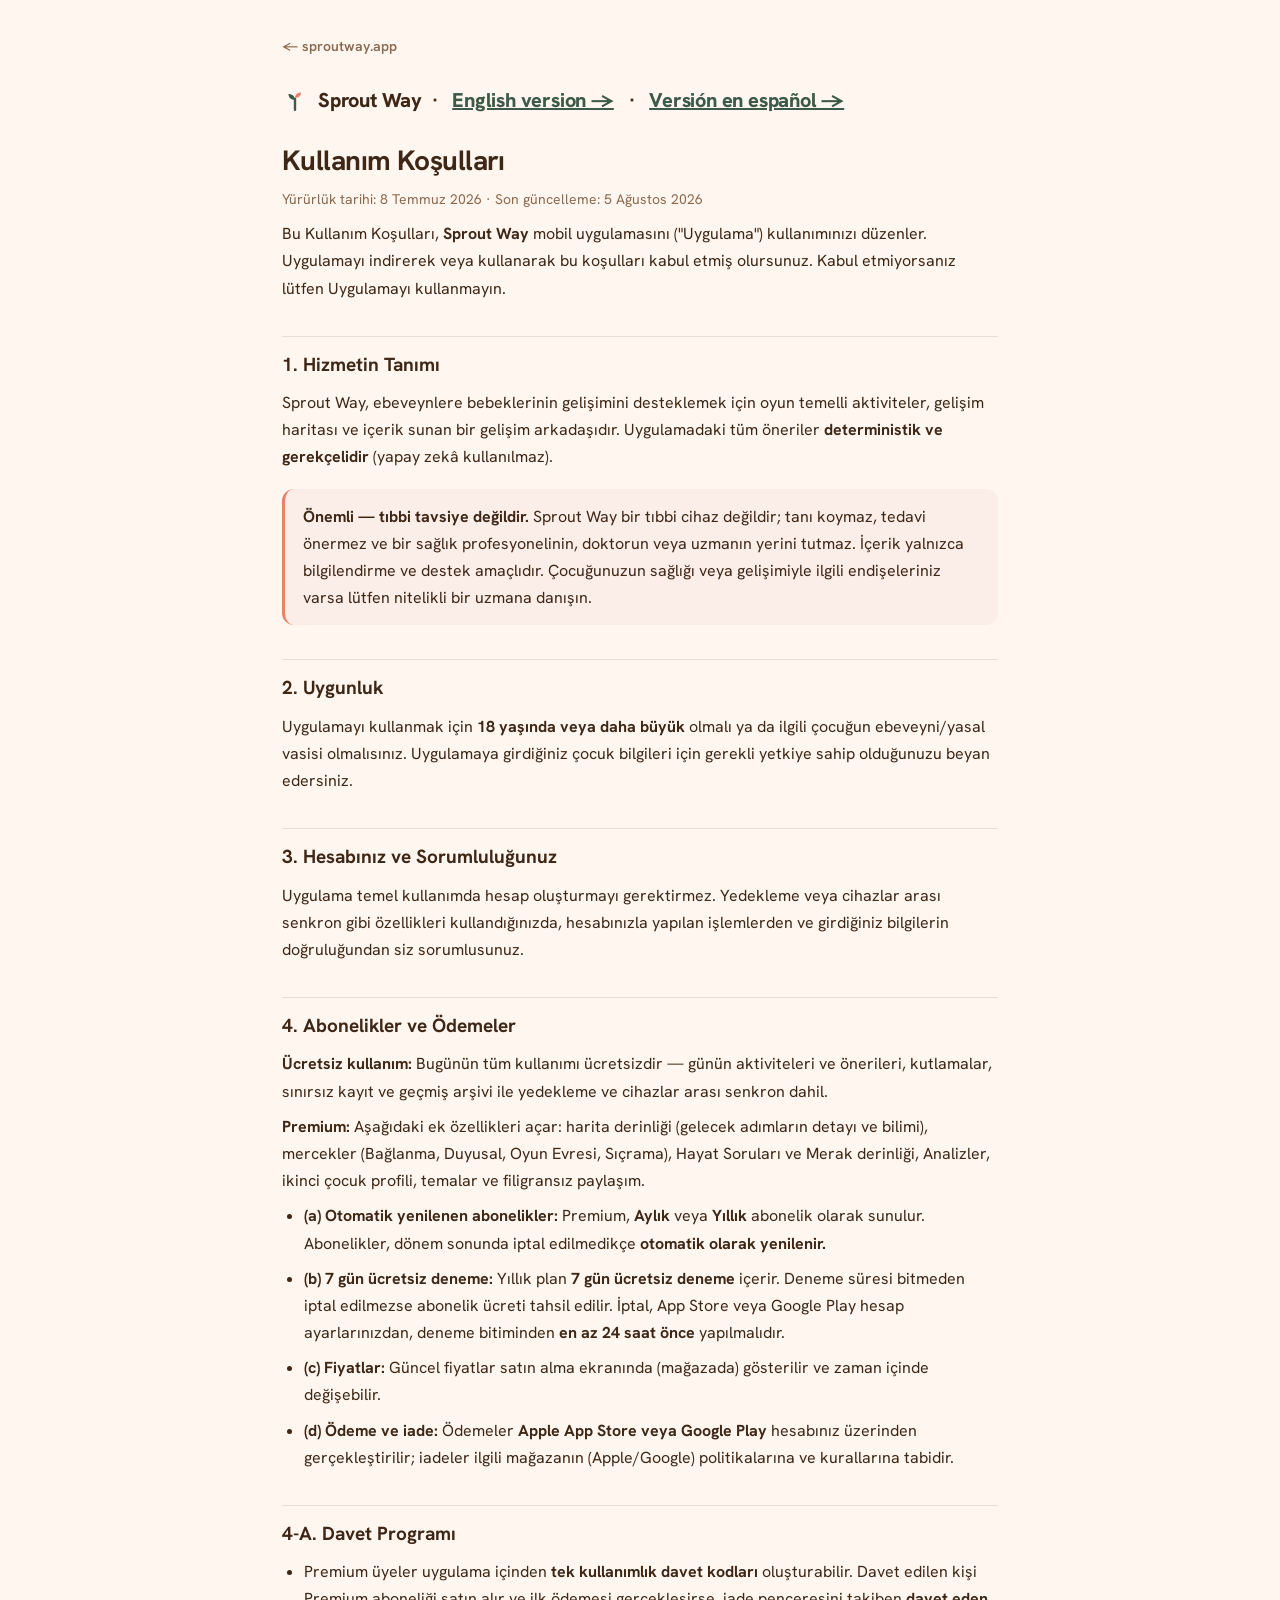
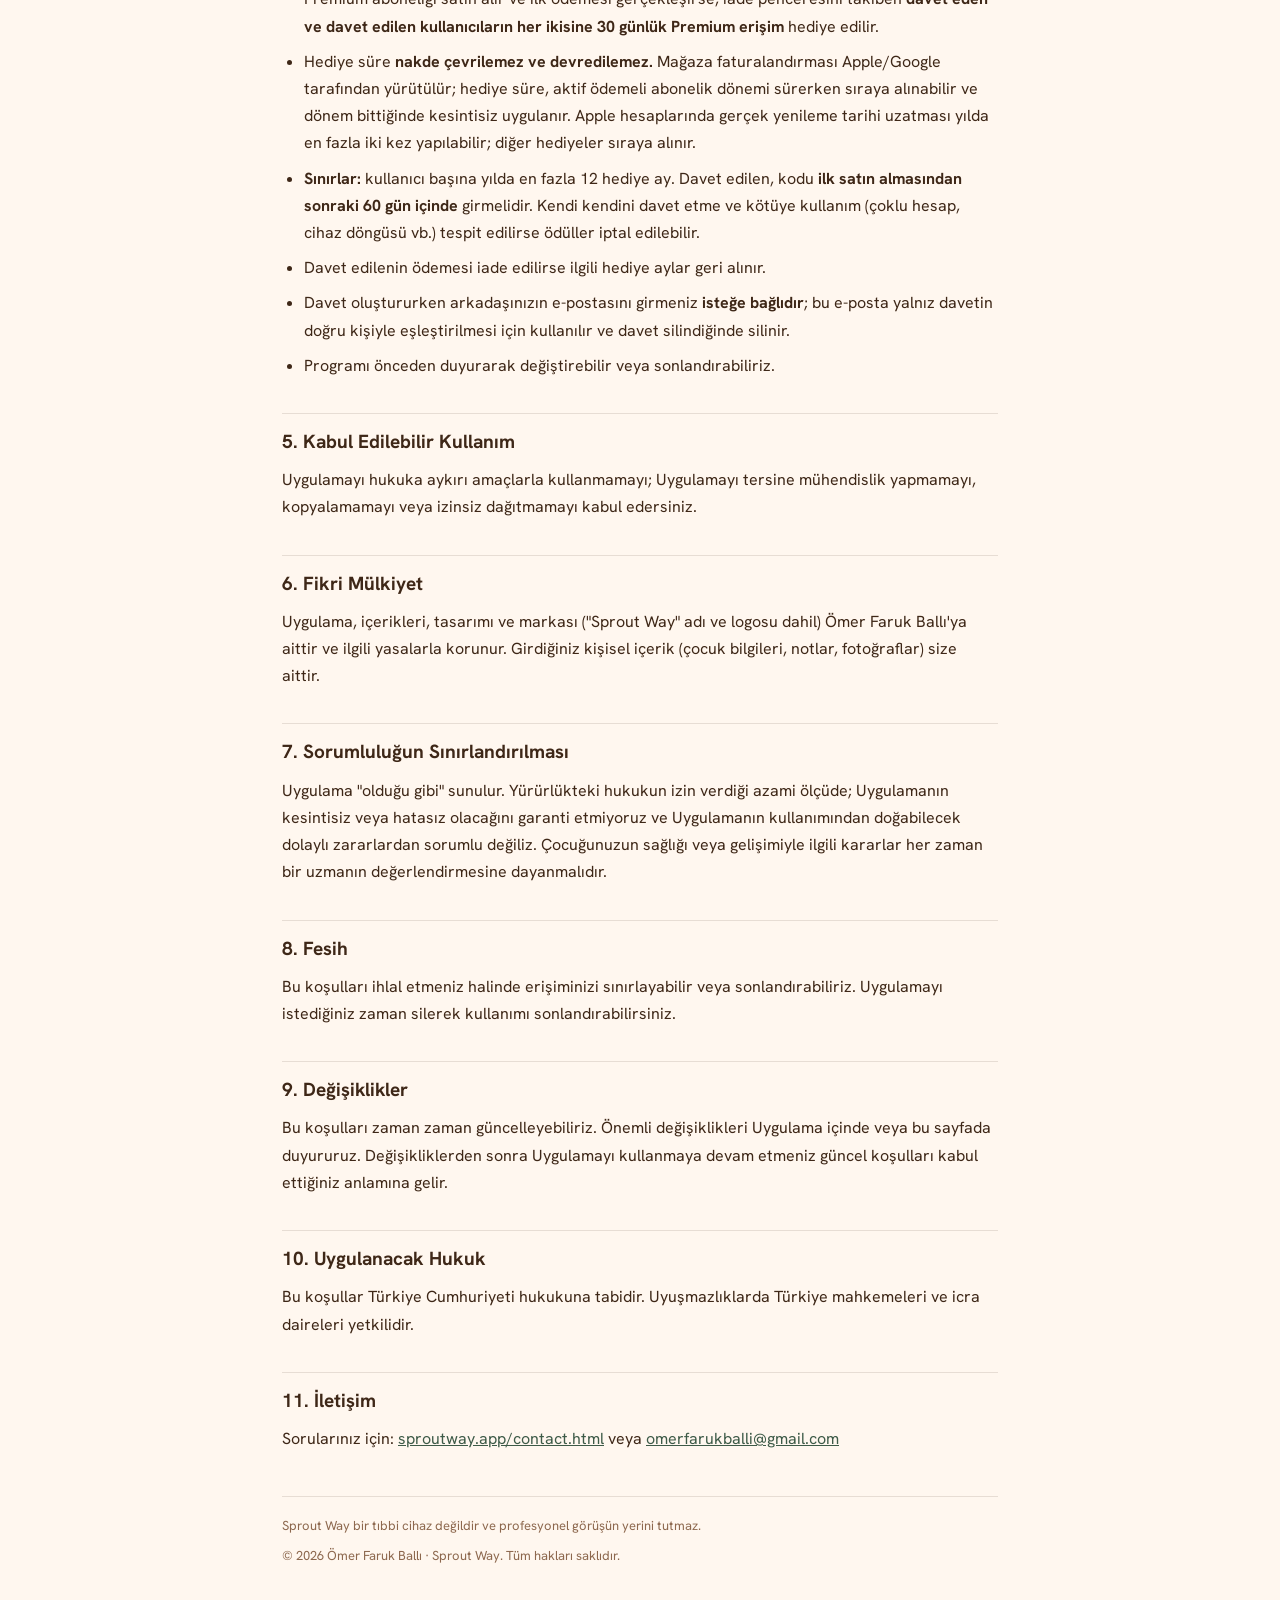
<file: kullanim-kosullari.html>
<!doctype html>
<html lang="tr">
<head>
<meta charset="utf-8">
<meta name="viewport" content="width=device-width, initial-scale=1">
<title>Kullanım Koşulları — Sprout Way</title>
<meta name="description" content="Sprout Way mobil uygulamasının kullanım koşulları.">
<link rel="preconnect" href="https://fonts.googleapis.com">
<link rel="preconnect" href="https://fonts.gstatic.com" crossorigin>
<link href="https://fonts.googleapis.com/css2?family=Hanken+Grotesk:wght@400;500;600;700;800&display=swap" rel="stylesheet">
<style>
  /* ── Sprout Way tasarım token'ları (site şablonuyla aynı) ── */
  :root{
    --bg:#FFF7EF;          /* krem zemin */
    --card:#FFFCF8;        /* kart zemini */
    --ink:#3E2717;         /* ana metin */
    --muted:#8D684E;       /* ikincil metin */
    --line:rgba(62,39,23,.12);
    --forest:#3D5A47;      /* orman yeşili */
    --coral:#E8836B;       /* TEK accent */
    --coral-soft:#FBEDE8;
  }
  *{box-sizing:border-box;margin:0;padding:0}
  body{background:var(--bg);color:var(--ink);
    font:16px/1.7 "Hanken Grotesk",-apple-system,BlinkMacSystemFont,"Segoe UI",sans-serif;
    -webkit-font-smoothing:antialiased}
  .wrap{max-width:760px;margin:0 auto;padding:32px 22px 72px}
  a{color:var(--forest)}
  .back{display:inline-flex;align-items:center;gap:6px;font-size:14px;font-weight:600;
    color:var(--muted);text-decoration:none;margin-bottom:24px}
  .back:hover{color:var(--ink)}
  .brand{display:flex;align-items:center;gap:10px;font-weight:800;font-size:20px;
    letter-spacing:-.01em;margin-bottom:20px}
  h1{font-size:28px;letter-spacing:-.02em;margin:8px 0 4px}
  h2{font-size:19px;margin:34px 0 8px;padding-top:12px;border-top:1px solid var(--line)}
  p,li{margin-bottom:8px}
  ul{padding-left:22px;margin:8px 0}
  .muted{color:var(--muted);font-size:14px}
  .callout{background:var(--coral-soft);border-left:3px solid var(--coral);
    padding:14px 18px;border-radius:12px;margin:18px 0}
  footer{margin-top:44px;padding-top:18px;border-top:1px solid var(--line);
    color:var(--muted);font-size:13px}
</style>
</head>
<body>
<div class="wrap">
  <a class="back" href="/">← sproutway.app</a>

  <div class="brand">
    <!-- Filiz — uygulamanın SproutFigure kimliğinden; emoji değil SVG -->
    <svg width="26" height="26" viewBox="0 0 24 24" fill="none" aria-hidden="true">
      <path d="M12 21 V11" stroke="#3D5A47" stroke-width="2.2" stroke-linecap="round"/>
      <path d="M12 12 C12 8.5 9.5 6.5 6 6.5 C6 10 8.5 12 12 12 Z" fill="#3D5A47"/>
      <path d="M12 10 C12 7 14.2 5 17.5 5 C17.5 8.2 15.2 10.2 12 10 Z" fill="#E8836B"/>
    </svg>
    Sprout Way &nbsp;·&nbsp; <a href="terms-of-service.html">English version →</a> &nbsp;·&nbsp; <a href="terminos-de-servicio.html">Versión en español →</a>
  </div>

  <h1>Kullanım Koşulları</h1>
  <p class="muted">Yürürlük tarihi: 8 Temmuz 2026 · Son güncelleme: 5 Ağustos 2026</p>

  <p>Bu Kullanım Koşulları, <strong>Sprout Way</strong> mobil uygulamasını ("Uygulama") kullanımınızı düzenler. Uygulamayı indirerek veya kullanarak bu koşulları kabul etmiş olursunuz. Kabul etmiyorsanız lütfen Uygulamayı kullanmayın.</p>

  <h2>1. Hizmetin Tanımı</h2>
  <p>Sprout Way, ebeveynlere bebeklerinin gelişimini desteklemek için oyun temelli aktiviteler, gelişim haritası ve içerik sunan bir gelişim arkadaşıdır. Uygulamadaki tüm öneriler <strong>deterministik ve gerekçelidir</strong> (yapay zekâ kullanılmaz).</p>

  <div class="callout"><strong>Önemli — tıbbi tavsiye değildir.</strong> Sprout Way bir tıbbi cihaz değildir; tanı koymaz, tedavi önermez ve bir sağlık profesyonelinin, doktorun veya uzmanın yerini tutmaz. İçerik yalnızca bilgilendirme ve destek amaçlıdır. Çocuğunuzun sağlığı veya gelişimiyle ilgili endişeleriniz varsa lütfen nitelikli bir uzmana danışın.</div>

  <h2>2. Uygunluk</h2>
  <p>Uygulamayı kullanmak için <strong>18 yaşında veya daha büyük</strong> olmalı ya da ilgili çocuğun ebeveyni/yasal vasisi olmalısınız. Uygulamaya girdiğiniz çocuk bilgileri için gerekli yetkiye sahip olduğunuzu beyan edersiniz.</p>

  <h2>3. Hesabınız ve Sorumluluğunuz</h2>
  <p>Uygulama temel kullanımda hesap oluşturmayı gerektirmez. Yedekleme veya cihazlar arası senkron gibi özellikleri kullandığınızda, hesabınızla yapılan işlemlerden ve girdiğiniz bilgilerin doğruluğundan siz sorumlusunuz.</p>

  <h2>4. Abonelikler ve Ödemeler</h2>
  <p><strong>Ücretsiz kullanım:</strong> Bugünün tüm kullanımı ücretsizdir — günün aktiviteleri ve önerileri, kutlamalar, sınırsız kayıt ve geçmiş arşivi ile yedekleme ve cihazlar arası senkron dahil.</p>
  <p><strong>Premium:</strong> Aşağıdaki ek özellikleri açar: harita derinliği (gelecek adımların detayı ve bilimi), mercekler (Bağlanma, Duyusal, Oyun Evresi, Sıçrama), Hayat Soruları ve Merak derinliği, Analizler, ikinci çocuk profili, temalar ve filigransız paylaşım.</p>
  <ul>
    <li><strong>(a) Otomatik yenilenen abonelikler:</strong> Premium, <strong>Aylık</strong> veya <strong>Yıllık</strong> abonelik olarak sunulur. Abonelikler, dönem sonunda iptal edilmedikçe <strong>otomatik olarak yenilenir.</strong></li>
    <li><strong>(b) 7 gün ücretsiz deneme:</strong> Yıllık plan <strong>7 gün ücretsiz deneme</strong> içerir. Deneme süresi bitmeden iptal edilmezse abonelik ücreti tahsil edilir. İptal, App Store veya Google Play hesap ayarlarınızdan, deneme bitiminden <strong>en az 24 saat önce</strong> yapılmalıdır.</li>
    <li><strong>(c) Fiyatlar:</strong> Güncel fiyatlar satın alma ekranında (mağazada) gösterilir ve zaman içinde değişebilir.</li>
    <li><strong>(d) Ödeme ve iade:</strong> Ödemeler <strong>Apple App Store veya Google Play</strong> hesabınız üzerinden gerçekleştirilir; iadeler ilgili mağazanın (Apple/Google) politikalarına ve kurallarına tabidir.</li>
  </ul>

  <h2>4-A. Davet Programı</h2>
  <ul>
    <li>Premium üyeler uygulama içinden <strong>tek kullanımlık davet kodları</strong> oluşturabilir. Davet edilen kişi Premium aboneliği satın alır ve ilk ödemesi gerçekleşirse, iade penceresini takiben <strong>davet eden ve davet edilen kullanıcıların her ikisine 30 günlük Premium erişim</strong> hediye edilir.</li>
    <li>Hediye süre <strong>nakde çevrilemez ve devredilemez.</strong> Mağaza faturalandırması Apple/Google tarafından yürütülür; hediye süre, aktif ödemeli abonelik dönemi sürerken sıraya alınabilir ve dönem bittiğinde kesintisiz uygulanır. Apple hesaplarında gerçek yenileme tarihi uzatması yılda en fazla iki kez yapılabilir; diğer hediyeler sıraya alınır.</li>
    <li><strong>Sınırlar:</strong> kullanıcı başına yılda en fazla 12 hediye ay. Davet edilen, kodu <strong>ilk satın almasından sonraki 60 gün içinde</strong> girmelidir. Kendi kendini davet etme ve kötüye kullanım (çoklu hesap, cihaz döngüsü vb.) tespit edilirse ödüller iptal edilebilir.</li>
    <li>Davet edilenin ödemesi iade edilirse ilgili hediye aylar geri alınır.</li>
    <li>Davet oluştururken arkadaşınızın e-postasını girmeniz <strong>isteğe bağlıdır</strong>; bu e-posta yalnız davetin doğru kişiyle eşleştirilmesi için kullanılır ve davet silindiğinde silinir.</li>
    <li>Programı önceden duyurarak değiştirebilir veya sonlandırabiliriz.</li>
  </ul>

  <h2>5. Kabul Edilebilir Kullanım</h2>
  <p>Uygulamayı hukuka aykırı amaçlarla kullanmamayı; Uygulamayı tersine mühendislik yapmamayı, kopyalamamayı veya izinsiz dağıtmamayı kabul edersiniz.</p>

  <h2>6. Fikri Mülkiyet</h2>
  <p>Uygulama, içerikleri, tasarımı ve markası ("Sprout Way" adı ve logosu dahil) Ömer Faruk Ballı'ya aittir ve ilgili yasalarla korunur. Girdiğiniz kişisel içerik (çocuk bilgileri, notlar, fotoğraflar) size aittir.</p>

  <h2>7. Sorumluluğun Sınırlandırılması</h2>
  <p>Uygulama "olduğu gibi" sunulur. Yürürlükteki hukukun izin verdiği azami ölçüde; Uygulamanın kesintisiz veya hatasız olacağını garanti etmiyoruz ve Uygulamanın kullanımından doğabilecek dolaylı zararlardan sorumlu değiliz. Çocuğunuzun sağlığı veya gelişimiyle ilgili kararlar her zaman bir uzmanın değerlendirmesine dayanmalıdır.</p>

  <h2>8. Fesih</h2>
  <p>Bu koşulları ihlal etmeniz halinde erişiminizi sınırlayabilir veya sonlandırabiliriz. Uygulamayı istediğiniz zaman silerek kullanımı sonlandırabilirsiniz.</p>

  <h2>9. Değişiklikler</h2>
  <p>Bu koşulları zaman zaman güncelleyebiliriz. Önemli değişiklikleri Uygulama içinde veya bu sayfada duyururuz. Değişikliklerden sonra Uygulamayı kullanmaya devam etmeniz güncel koşulları kabul ettiğiniz anlamına gelir.</p>

  <h2>10. Uygulanacak Hukuk</h2>
  <p>Bu koşullar Türkiye Cumhuriyeti hukukuna tabidir. Uyuşmazlıklarda Türkiye mahkemeleri ve icra daireleri yetkilidir.</p>

  <h2>11. İletişim</h2>
  <!-- SMTP kurulunca e-posta destek@sproutway.app'e güncellenecek -->
  <p>Sorularınız için: <a href="/contact.html">sproutway.app/contact.html</a> veya <a href="mailto:omerfarukballi@gmail.com">omerfarukballi@gmail.com</a></p>

  <footer>
    <p>Sprout Way bir tıbbi cihaz değildir ve profesyonel görüşün yerini tutmaz.</p>
    <p>© 2026 Ömer Faruk Ballı · Sprout Way. Tüm hakları saklıdır.</p>
  </footer>
</div>
</body>
</html>
</file>
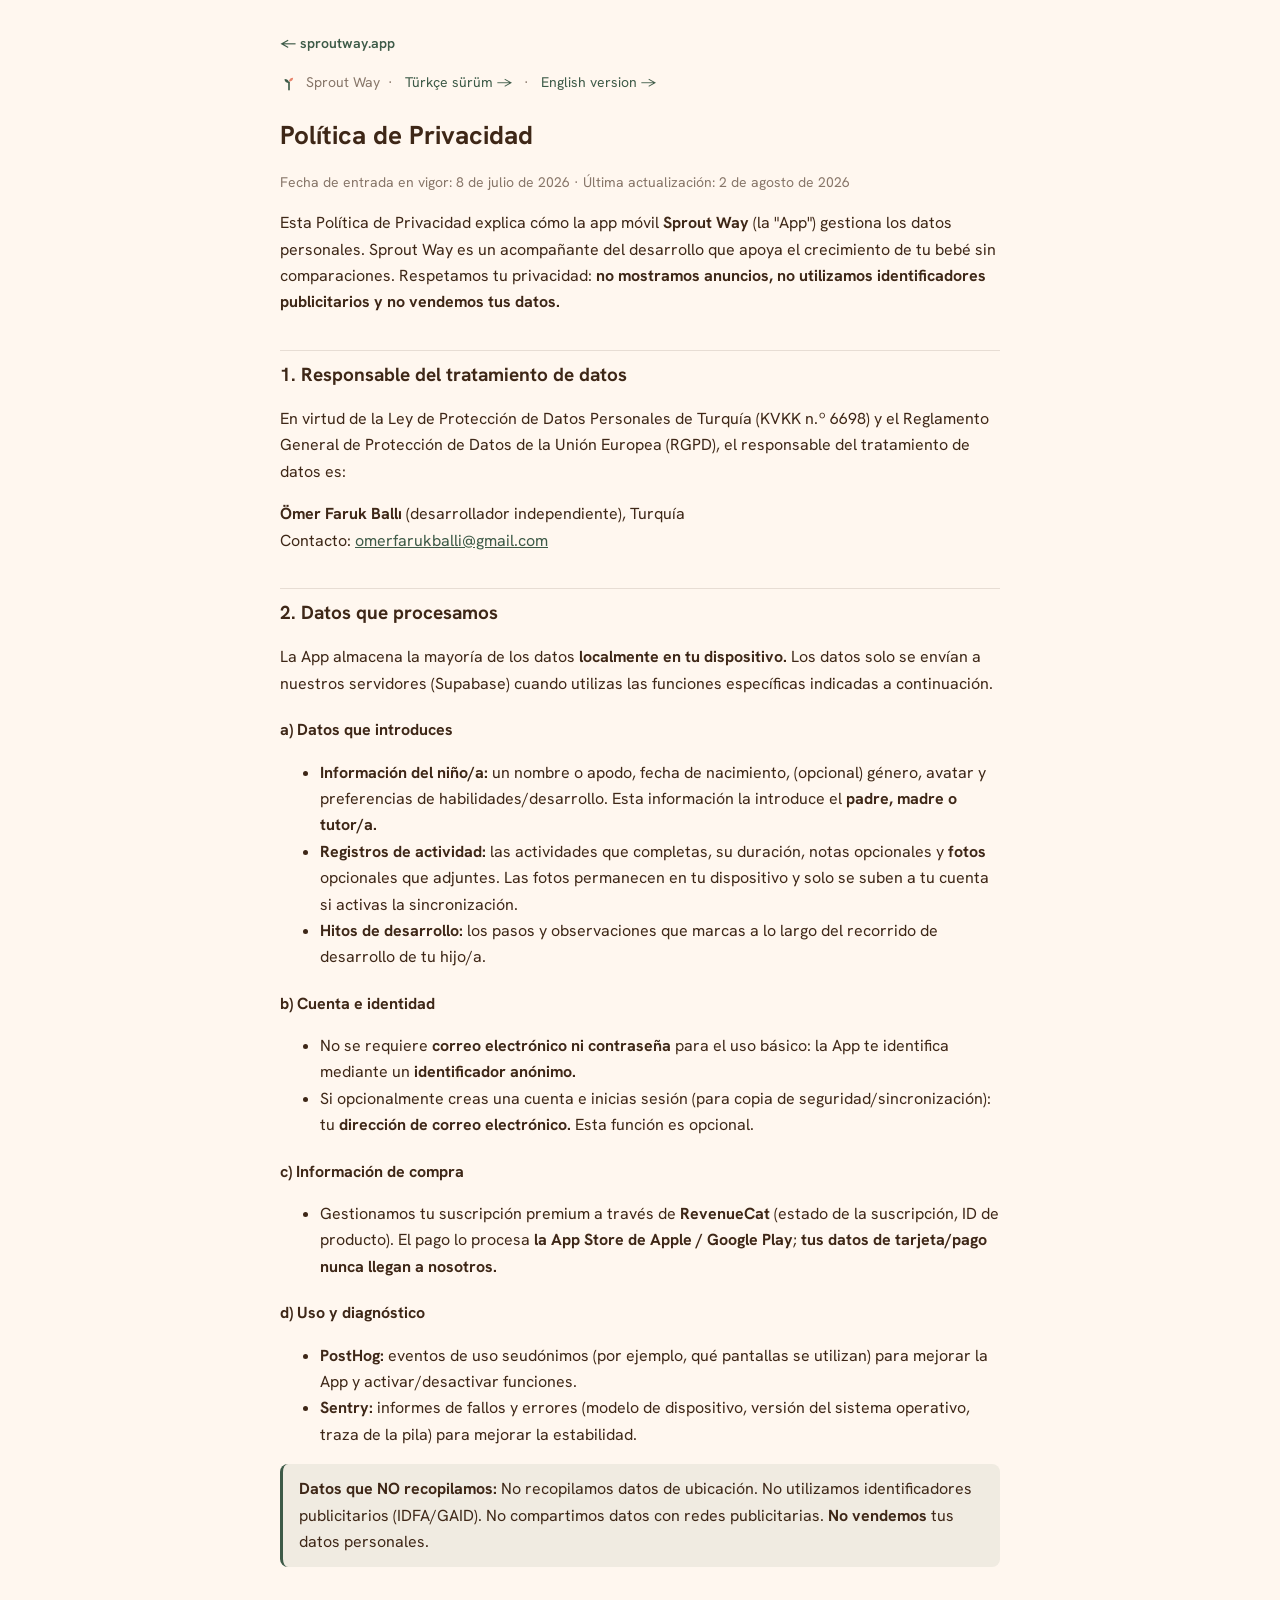
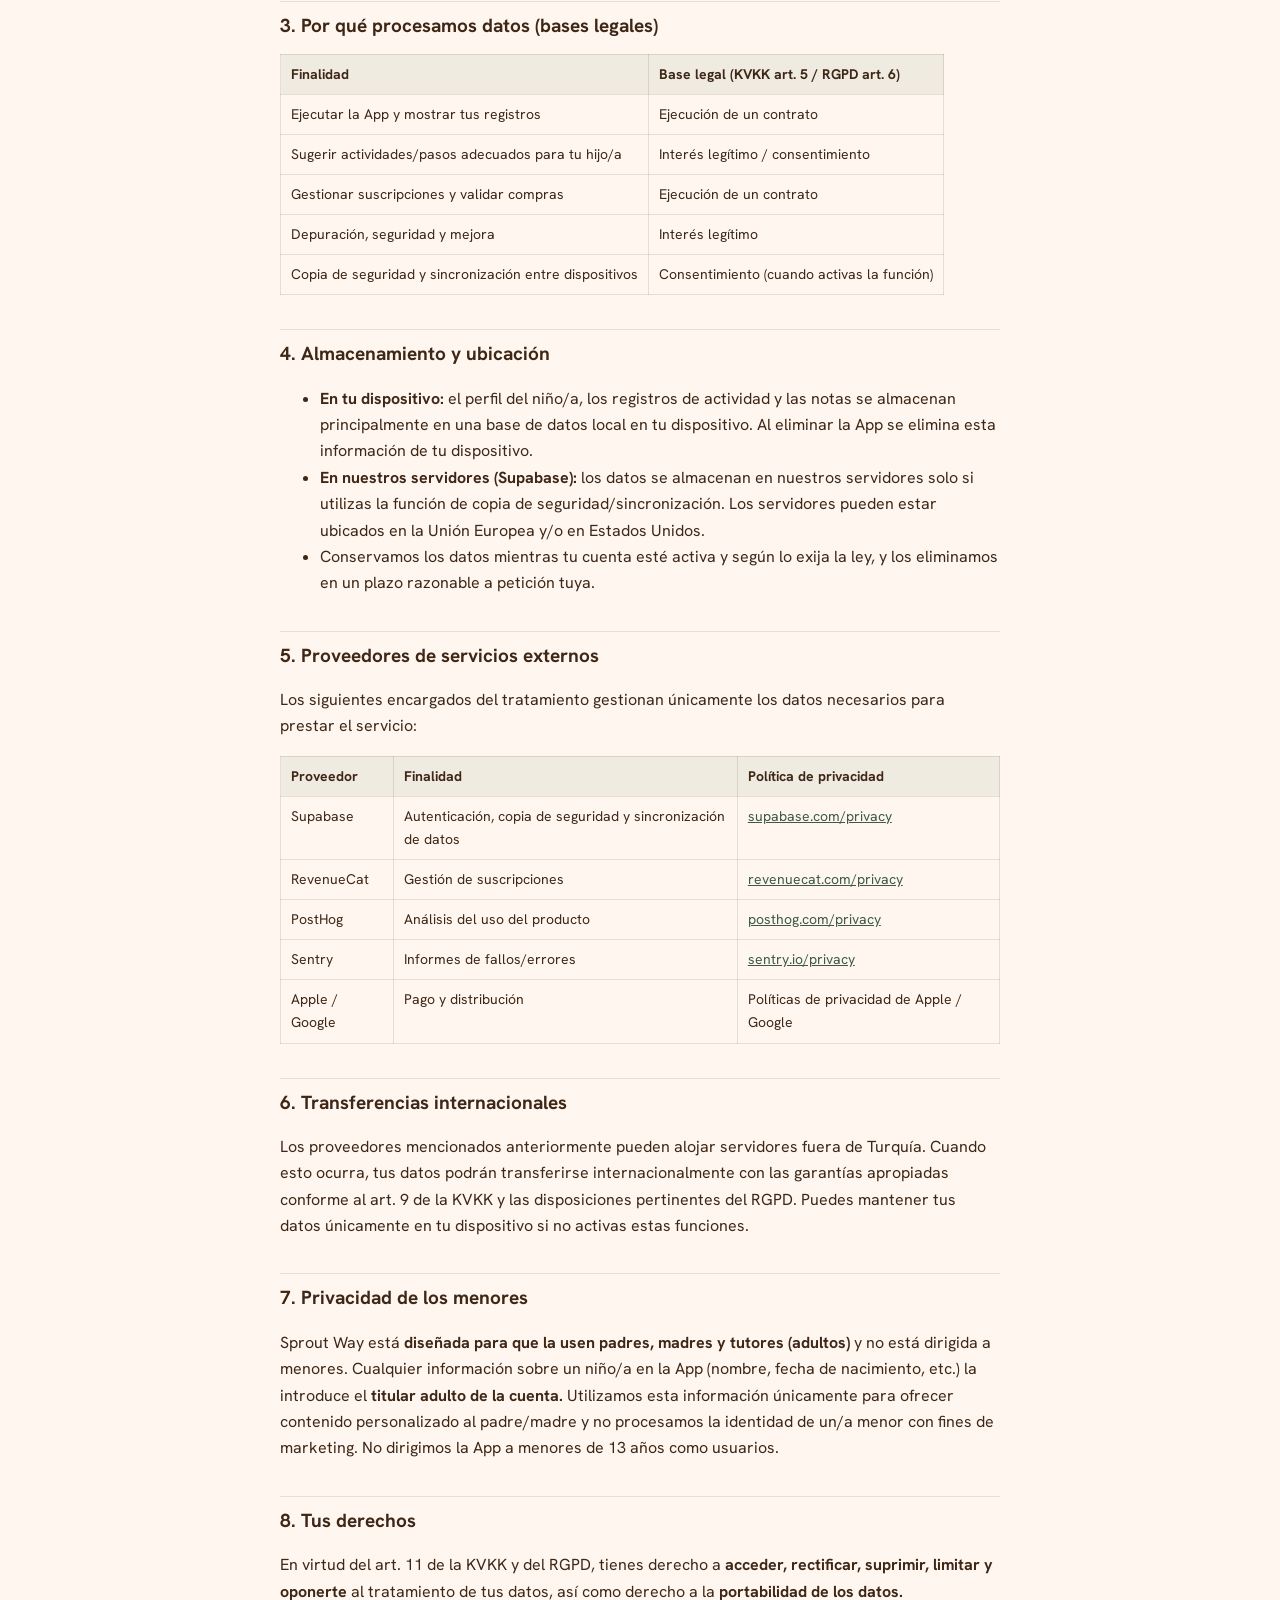
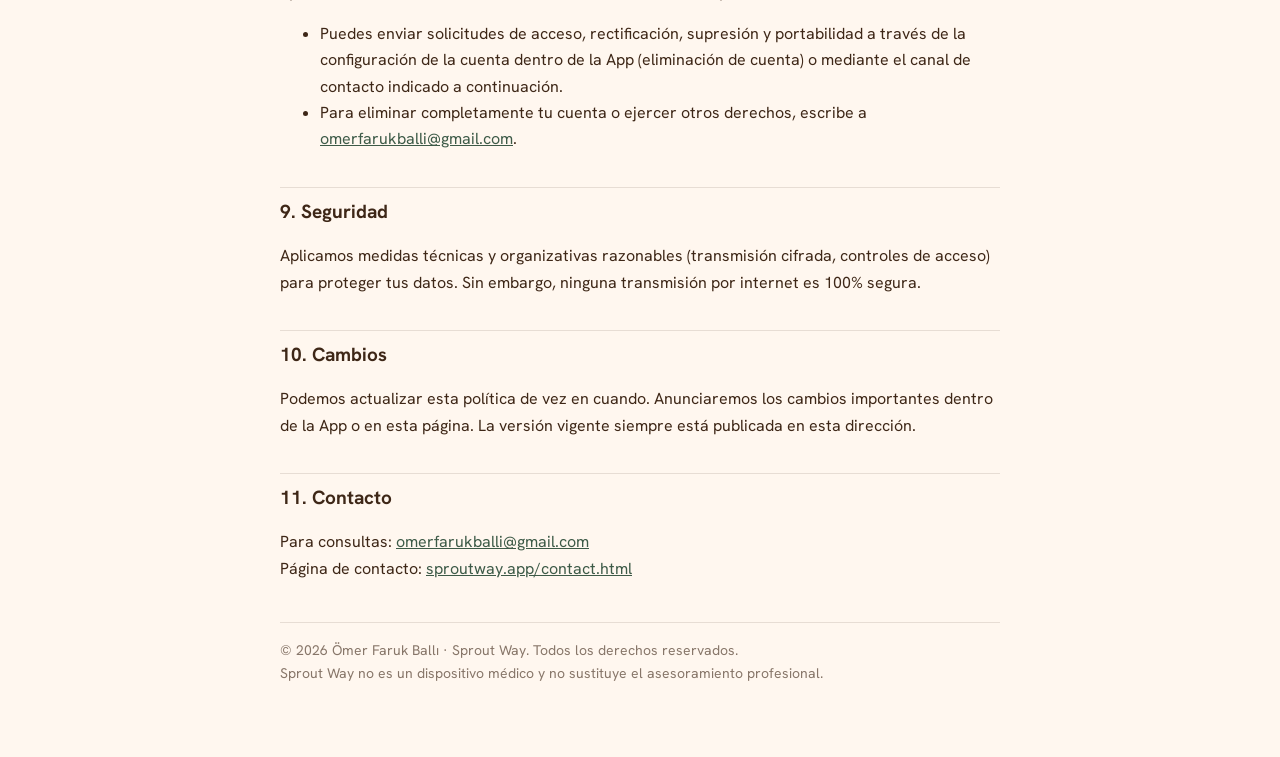
<file: politica-de-privacidad.html>
<!doctype html>
<html lang="es">
<head>
<meta charset="utf-8">
<meta name="viewport" content="width=device-width, initial-scale=1">
<meta name="description" content="Política de privacidad de la app móvil Sprout Way — qué datos procesamos, cómo los protegemos y cuáles son tus derechos.">
<title>Sprout Way — Política de Privacidad</title>
<link rel="preconnect" href="https://fonts.googleapis.com">
<link rel="preconnect" href="https://fonts.gstatic.com" crossorigin>
<link href="https://fonts.googleapis.com/css2?family=Hanken+Grotesk:wght@400;600;700&display=swap" rel="stylesheet">
<style>
  :root { --fg:#3E2717; --muted:rgba(62,39,23,.62); --line:rgba(62,39,23,.12); --accent:#3D5A47; --bg:#FFF7EF; --tint:rgba(61,90,71,.08); }
  * { box-sizing:border-box; }
  body { margin:0; background:var(--bg); color:var(--fg);
    font:16px/1.65 "Hanken Grotesk",-apple-system,BlinkMacSystemFont,"Segoe UI",Roboto,Helvetica,Arial,sans-serif; }
  .wrap { max-width:760px; margin:0 auto; padding:32px 20px 72px; }
  .back { font-size:14px; margin-bottom:16px; }
  .back a { color:var(--accent); text-decoration:none; font-weight:600; }
  .lang { font-size:14px; color:var(--muted); margin-bottom:20px; display:flex; align-items:center; gap:8px; }
  .lang svg { flex:0 0 auto; }
  .lang a { color:var(--accent); text-decoration:none; }
  h1 { font-size:26px; margin:8px 0 4px; }
  h2 { font-size:19px; margin:34px 0 8px; padding-top:8px; border-top:1px solid var(--line); }
  h3 { font-size:16px; margin:20px 0 4px; }
  p, li { color:var(--fg); }
  .muted { color:var(--muted); font-size:14px; }
  a { color:var(--accent); }
  table { width:100%; border-collapse:collapse; margin:12px 0; font-size:14px; display:block; overflow-x:auto; }
  th, td { border:1px solid var(--line); padding:8px 10px; text-align:left; vertical-align:top; }
  th { background:var(--tint); }
  code { background:var(--tint); padding:1px 5px; border-radius:4px; font-size:13px; }
  .callout { background:var(--tint); border-left:3px solid var(--accent); padding:12px 16px; border-radius:8px; margin:16px 0; }
  footer { margin-top:40px; padding-top:16px; border-top:1px solid var(--line); }
</style>
</head>
<body>
<div class="wrap">
  <div class="back"><a href="/index-en.html">← sproutway.app</a></div>
  <div class="lang">
    <svg width="18" height="18" viewBox="0 0 24 24" fill="none" aria-hidden="true">
      <path d="M12 21 V11" stroke="#3D5A47" stroke-width="2.2" stroke-linecap="round"/>
      <path d="M12 12 C12 8.5 9.5 6.5 6 6.5 C6 10 8.5 12 12 12 Z" fill="#3D5A47"/>
      <path d="M12 10 C12 7 14.2 5 17.5 5 C17.5 8.2 15.2 10.2 12 10 Z" fill="#E8836B"/>
    </svg>
    Sprout Way &nbsp;·&nbsp; <a href="gizlilik-politikasi.html">Türkçe sürüm →</a> &nbsp;·&nbsp; <a href="privacy-policy.html">English version →</a>
  </div>
  <h1>Política de Privacidad</h1>
  <p class="muted">Fecha de entrada en vigor: 8 de julio de 2026 · Última actualización: 2 de agosto de 2026</p>

  <p>Esta Política de Privacidad explica cómo la app móvil <strong>Sprout Way</strong> (la "App") gestiona los datos personales. Sprout Way es un acompañante del desarrollo que apoya el crecimiento de tu bebé sin comparaciones. Respetamos tu privacidad: <strong>no mostramos anuncios, no utilizamos identificadores publicitarios y no vendemos tus datos.</strong></p>

  <h2>1. Responsable del tratamiento de datos</h2>
  <p>En virtud de la Ley de Protección de Datos Personales de Turquía (KVKK n.º 6698) y el Reglamento General de Protección de Datos de la Unión Europea (RGPD), el responsable del tratamiento de datos es:</p>
  <p><strong>Ömer Faruk Ballı</strong> (desarrollador independiente), Turquía<br>
  Contacto: <a href="mailto:omerfarukballi@gmail.com">omerfarukballi@gmail.com</a></p>

  <h2>2. Datos que procesamos</h2>
  <p>La App almacena la mayoría de los datos <strong>localmente en tu dispositivo.</strong> Los datos solo se envían a nuestros servidores (Supabase) cuando utilizas las funciones específicas indicadas a continuación.</p>

  <h3>a) Datos que introduces</h3>
  <ul>
    <li><strong>Información del niño/a:</strong> un nombre o apodo, fecha de nacimiento, (opcional) género, avatar y preferencias de habilidades/desarrollo. Esta información la introduce el <strong>padre, madre o tutor/a.</strong></li>
    <li><strong>Registros de actividad:</strong> las actividades que completas, su duración, notas opcionales y <strong>fotos</strong> opcionales que adjuntes. Las fotos permanecen en tu dispositivo y solo se suben a tu cuenta si activas la sincronización.</li>
    <li><strong>Hitos de desarrollo:</strong> los pasos y observaciones que marcas a lo largo del recorrido de desarrollo de tu hijo/a.</li>
  </ul>

  <h3>b) Cuenta e identidad</h3>
  <ul>
    <li>No se requiere <strong>correo electrónico ni contraseña</strong> para el uso básico: la App te identifica mediante un <strong>identificador anónimo.</strong></li>
    <li>Si opcionalmente creas una cuenta e inicias sesión (para copia de seguridad/sincronización): tu <strong>dirección de correo electrónico.</strong> Esta función es opcional.</li>
  </ul>

  <h3>c) Información de compra</h3>
  <ul>
    <li>Gestionamos tu suscripción premium a través de <strong>RevenueCat</strong> (estado de la suscripción, ID de producto). El pago lo procesa <strong>la App Store de Apple / Google Play</strong>; <strong>tus datos de tarjeta/pago nunca llegan a nosotros.</strong></li>
  </ul>

  <h3>d) Uso y diagnóstico</h3>
  <ul>
    <li><strong>PostHog:</strong> eventos de uso seudónimos (por ejemplo, qué pantallas se utilizan) para mejorar la App y activar/desactivar funciones.</li>
    <li><strong>Sentry:</strong> informes de fallos y errores (modelo de dispositivo, versión del sistema operativo, traza de la pila) para mejorar la estabilidad.</li>
  </ul>

  <div class="callout"><strong>Datos que NO recopilamos:</strong> No recopilamos datos de ubicación. No utilizamos identificadores publicitarios (IDFA/GAID). No compartimos datos con redes publicitarias. <strong>No vendemos</strong> tus datos personales.</div>

  <h2>3. Por qué procesamos datos (bases legales)</h2>
  <table>
    <tr><th>Finalidad</th><th>Base legal (KVKK art. 5 / RGPD art. 6)</th></tr>
    <tr><td>Ejecutar la App y mostrar tus registros</td><td>Ejecución de un contrato</td></tr>
    <tr><td>Sugerir actividades/pasos adecuados para tu hijo/a</td><td>Interés legítimo / consentimiento</td></tr>
    <tr><td>Gestionar suscripciones y validar compras</td><td>Ejecución de un contrato</td></tr>
    <tr><td>Depuración, seguridad y mejora</td><td>Interés legítimo</td></tr>
    <tr><td>Copia de seguridad y sincronización entre dispositivos</td><td>Consentimiento (cuando activas la función)</td></tr>
  </table>

  <h2>4. Almacenamiento y ubicación</h2>
  <ul>
    <li><strong>En tu dispositivo:</strong> el perfil del niño/a, los registros de actividad y las notas se almacenan principalmente en una base de datos local en tu dispositivo. Al eliminar la App se elimina esta información de tu dispositivo.</li>
    <li><strong>En nuestros servidores (Supabase):</strong> los datos se almacenan en nuestros servidores solo si utilizas la función de copia de seguridad/sincronización. Los servidores pueden estar ubicados en la Unión Europea y/o en Estados Unidos.</li>
    <li>Conservamos los datos mientras tu cuenta esté activa y según lo exija la ley, y los eliminamos en un plazo razonable a petición tuya.</li>
  </ul>

  <h2>5. Proveedores de servicios externos</h2>
  <p>Los siguientes encargados del tratamiento gestionan únicamente los datos necesarios para prestar el servicio:</p>
  <table>
    <tr><th>Proveedor</th><th>Finalidad</th><th>Política de privacidad</th></tr>
    <tr><td>Supabase</td><td>Autenticación, copia de seguridad y sincronización de datos</td><td><a href="https://supabase.com/privacy">supabase.com/privacy</a></td></tr>
    <tr><td>RevenueCat</td><td>Gestión de suscripciones</td><td><a href="https://www.revenuecat.com/privacy">revenuecat.com/privacy</a></td></tr>
    <tr><td>PostHog</td><td>Análisis del uso del producto</td><td><a href="https://posthog.com/privacy">posthog.com/privacy</a></td></tr>
    <tr><td>Sentry</td><td>Informes de fallos/errores</td><td><a href="https://sentry.io/privacy/">sentry.io/privacy</a></td></tr>
    <tr><td>Apple / Google</td><td>Pago y distribución</td><td>Políticas de privacidad de Apple / Google</td></tr>
  </table>

  <h2>6. Transferencias internacionales</h2>
  <p>Los proveedores mencionados anteriormente pueden alojar servidores fuera de Turquía. Cuando esto ocurra, tus datos podrán transferirse internacionalmente con las garantías apropiadas conforme al art. 9 de la KVKK y las disposiciones pertinentes del RGPD. Puedes mantener tus datos únicamente en tu dispositivo si no activas estas funciones.</p>

  <h2>7. Privacidad de los menores</h2>
  <p>Sprout Way está <strong>diseñada para que la usen padres, madres y tutores (adultos)</strong> y no está dirigida a menores. Cualquier información sobre un niño/a en la App (nombre, fecha de nacimiento, etc.) la introduce el <strong>titular adulto de la cuenta.</strong> Utilizamos esta información únicamente para ofrecer contenido personalizado al padre/madre y no procesamos la identidad de un/a menor con fines de marketing. No dirigimos la App a menores de 13 años como usuarios.</p>

  <h2>8. Tus derechos</h2>
  <p>En virtud del art. 11 de la KVKK y del RGPD, tienes derecho a <strong>acceder, rectificar, suprimir, limitar y oponerte</strong> al tratamiento de tus datos, así como derecho a la <strong>portabilidad de los datos.</strong></p>
  <ul>
    <li>Puedes enviar solicitudes de acceso, rectificación, supresión y portabilidad a través de la configuración de la cuenta dentro de la App (eliminación de cuenta) o mediante el canal de contacto indicado a continuación.</li>
    <li>Para eliminar completamente tu cuenta o ejercer otros derechos, escribe a <a href="mailto:omerfarukballi@gmail.com">omerfarukballi@gmail.com</a>.</li>
  </ul>

  <h2>9. Seguridad</h2>
  <p>Aplicamos medidas técnicas y organizativas razonables (transmisión cifrada, controles de acceso) para proteger tus datos. Sin embargo, ninguna transmisión por internet es 100% segura.</p>

  <h2>10. Cambios</h2>
  <p>Podemos actualizar esta política de vez en cuando. Anunciaremos los cambios importantes dentro de la App o en esta página. La versión vigente siempre está publicada en esta dirección.</p>

  <h2>11. Contacto</h2>
  <!-- When SMTP is set up, update the email to destek@sproutway.app -->
  <p>Para consultas: <a href="mailto:omerfarukballi@gmail.com">omerfarukballi@gmail.com</a><br>
  Página de contacto: <a href="https://sproutway.app/contact.html">sproutway.app/contact.html</a></p>

  <footer class="muted">© 2026 Ömer Faruk Ballı · Sprout Way. Todos los derechos reservados.<br>
  Sprout Way no es un dispositivo médico y no sustituye el asesoramiento profesional.</footer>
</div>
</body>
</html>
</file>
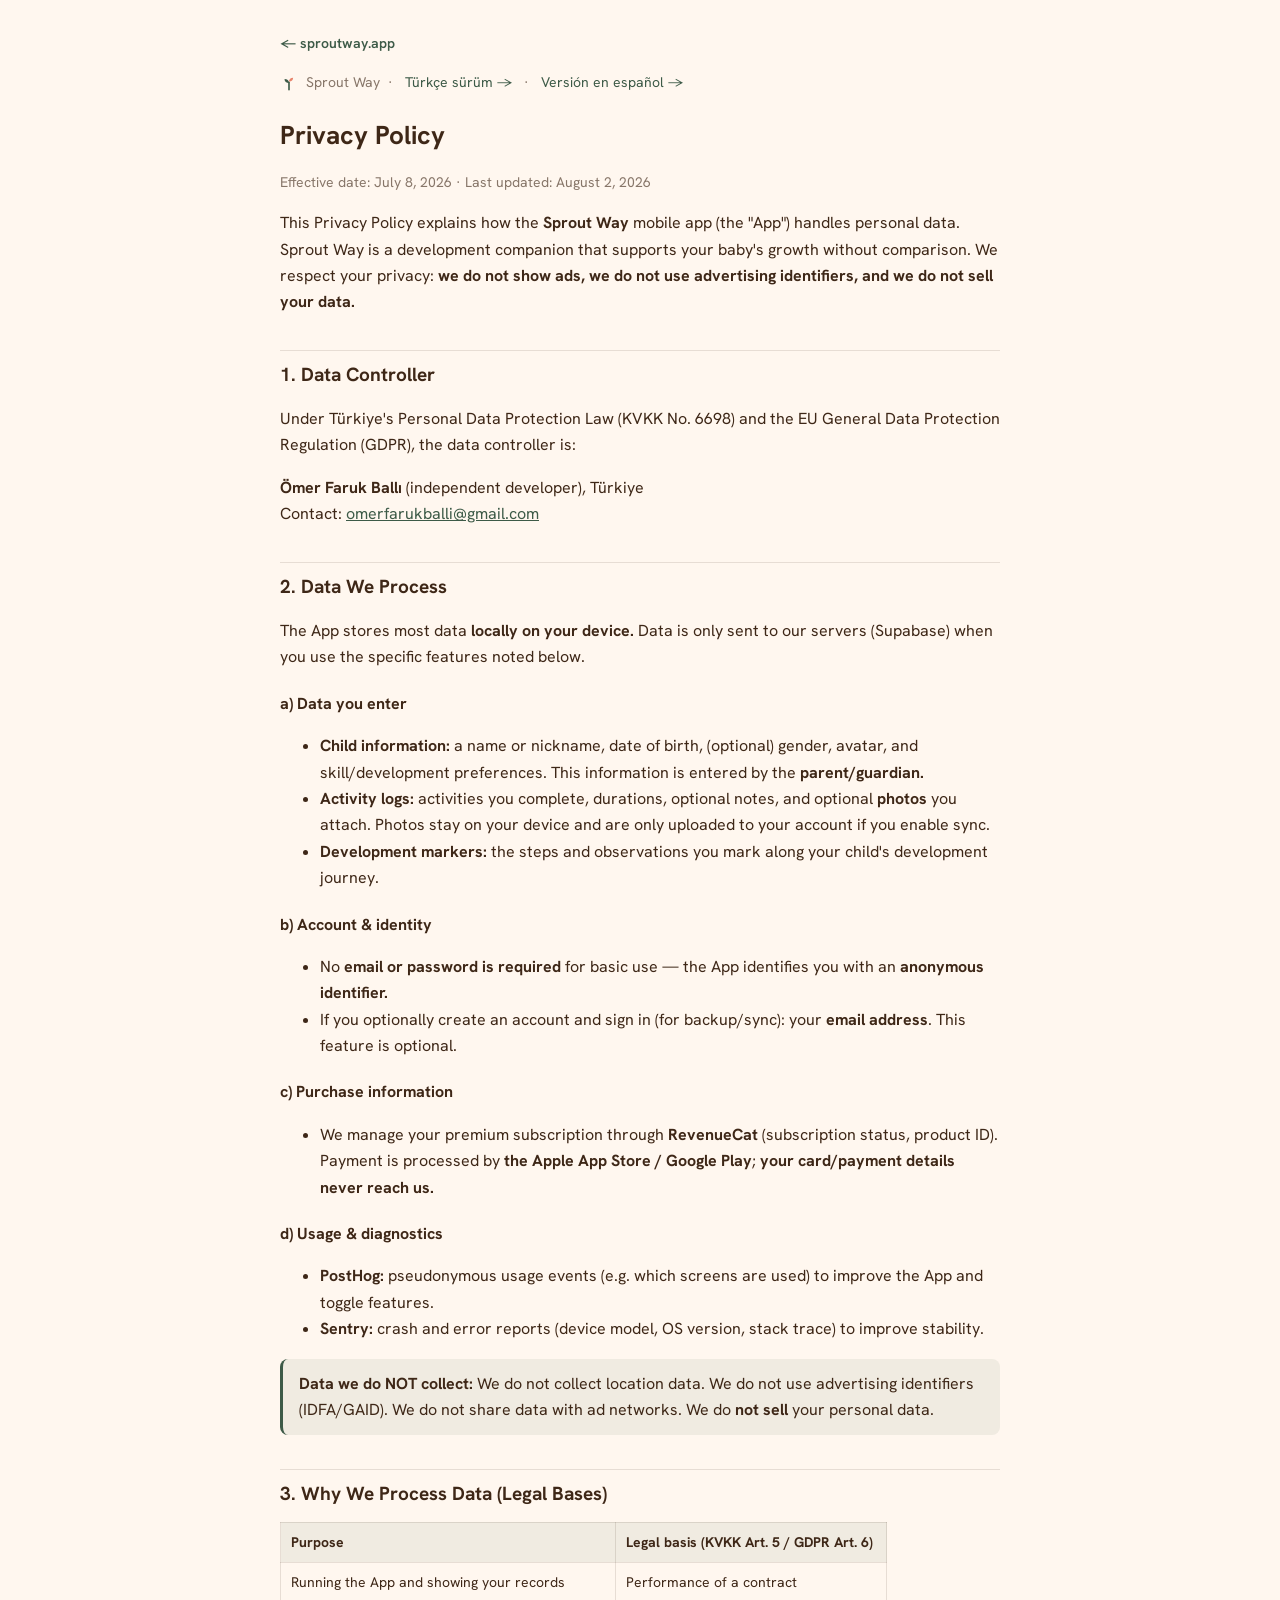
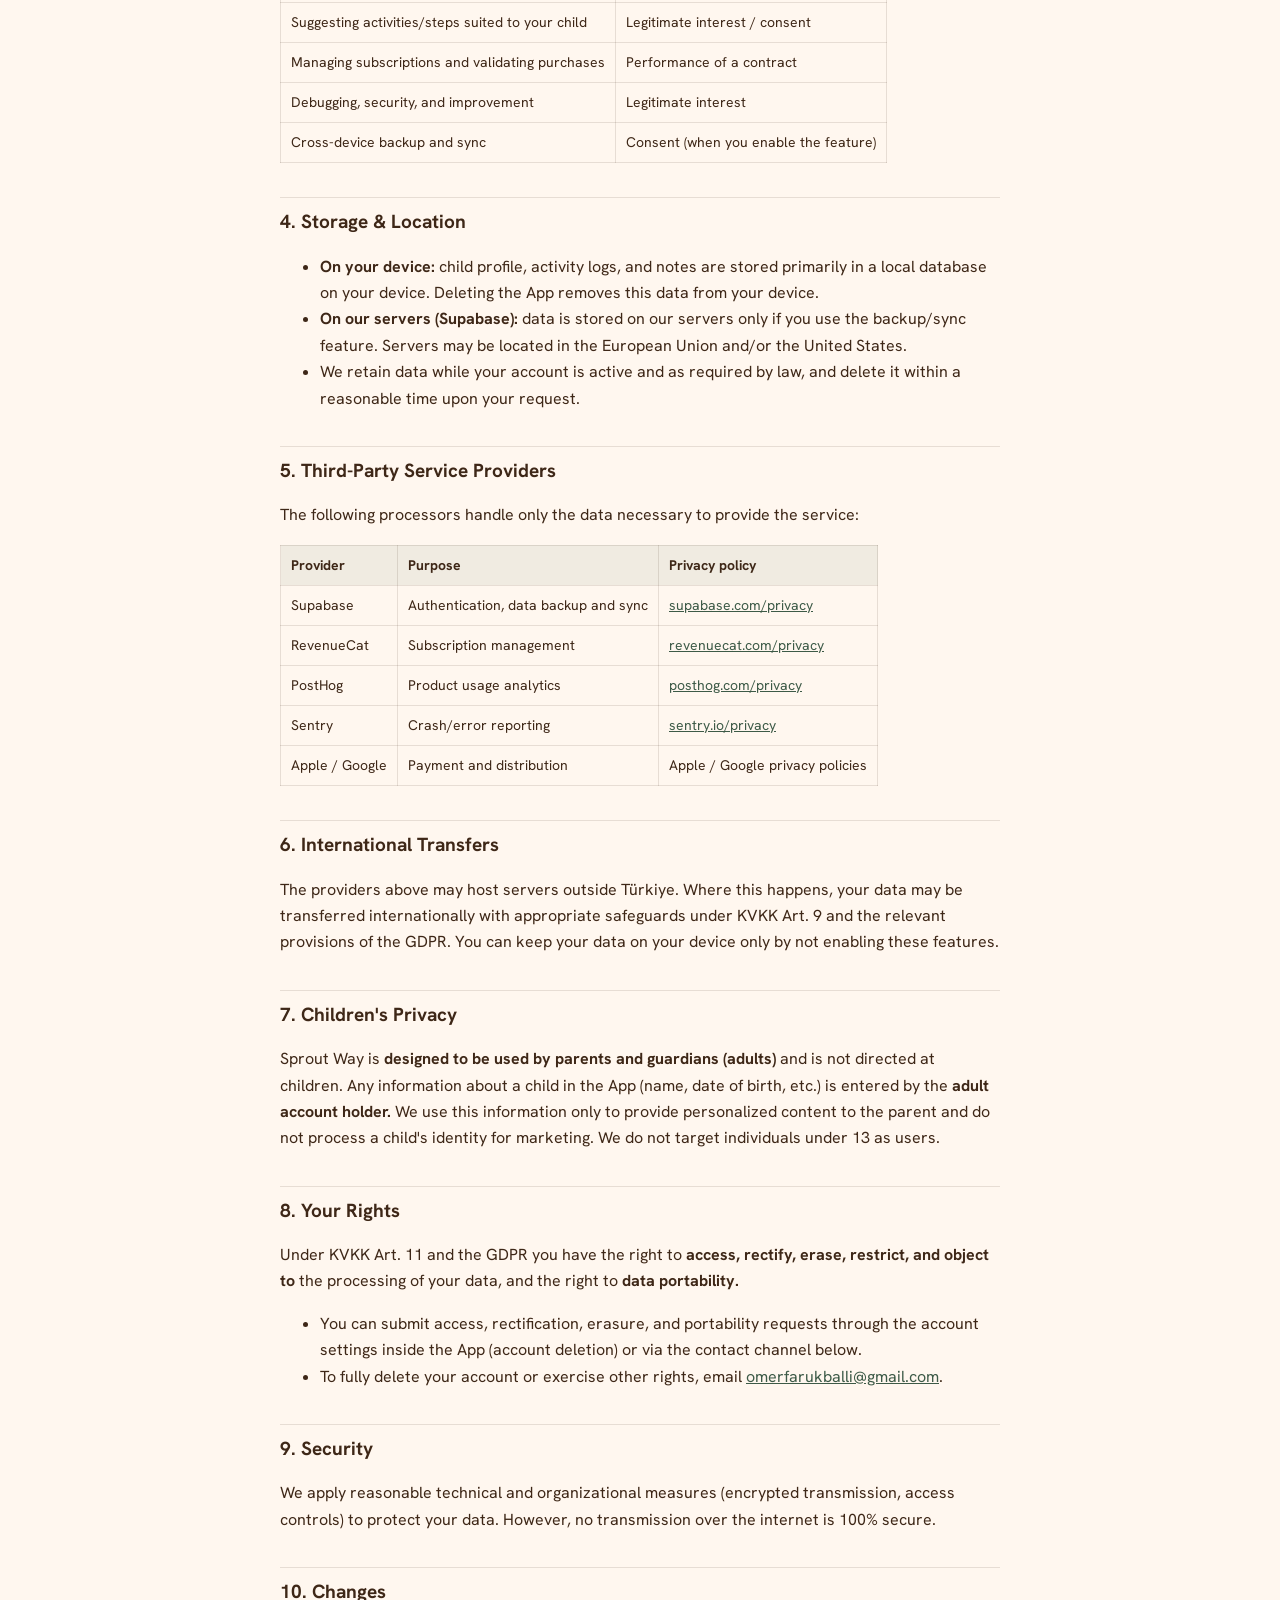
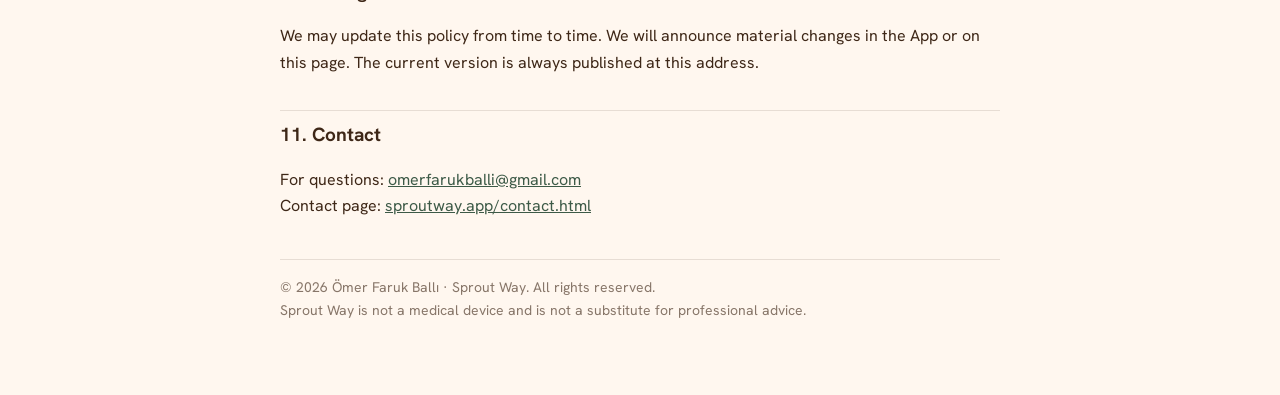
<file: privacy-policy.html>
<!doctype html>
<html lang="en">
<head>
<meta charset="utf-8">
<meta name="viewport" content="width=device-width, initial-scale=1">
<meta name="description" content="Privacy policy for the Sprout Way mobile app — what we process, how we protect it, and your rights.">
<title>Sprout Way — Privacy Policy</title>
<link rel="preconnect" href="https://fonts.googleapis.com">
<link rel="preconnect" href="https://fonts.gstatic.com" crossorigin>
<link href="https://fonts.googleapis.com/css2?family=Hanken+Grotesk:wght@400;600;700&display=swap" rel="stylesheet">
<style>
  :root { --fg:#3E2717; --muted:rgba(62,39,23,.62); --line:rgba(62,39,23,.12); --accent:#3D5A47; --bg:#FFF7EF; --tint:rgba(61,90,71,.08); }
  * { box-sizing:border-box; }
  body { margin:0; background:var(--bg); color:var(--fg);
    font:16px/1.65 "Hanken Grotesk",-apple-system,BlinkMacSystemFont,"Segoe UI",Roboto,Helvetica,Arial,sans-serif; }
  .wrap { max-width:760px; margin:0 auto; padding:32px 20px 72px; }
  .back { font-size:14px; margin-bottom:16px; }
  .back a { color:var(--accent); text-decoration:none; font-weight:600; }
  .lang { font-size:14px; color:var(--muted); margin-bottom:20px; display:flex; align-items:center; gap:8px; }
  .lang svg { flex:0 0 auto; }
  .lang a { color:var(--accent); text-decoration:none; }
  h1 { font-size:26px; margin:8px 0 4px; }
  h2 { font-size:19px; margin:34px 0 8px; padding-top:8px; border-top:1px solid var(--line); }
  h3 { font-size:16px; margin:20px 0 4px; }
  p, li { color:var(--fg); }
  .muted { color:var(--muted); font-size:14px; }
  a { color:var(--accent); }
  table { width:100%; border-collapse:collapse; margin:12px 0; font-size:14px; display:block; overflow-x:auto; }
  th, td { border:1px solid var(--line); padding:8px 10px; text-align:left; vertical-align:top; }
  th { background:var(--tint); }
  code { background:var(--tint); padding:1px 5px; border-radius:4px; font-size:13px; }
  .callout { background:var(--tint); border-left:3px solid var(--accent); padding:12px 16px; border-radius:8px; margin:16px 0; }
  footer { margin-top:40px; padding-top:16px; border-top:1px solid var(--line); }
</style>
</head>
<body>
<div class="wrap">
  <div class="back"><a href="/index-en.html">← sproutway.app</a></div>
  <div class="lang">
    <svg width="18" height="18" viewBox="0 0 24 24" fill="none" aria-hidden="true">
      <path d="M12 21 V11" stroke="#3D5A47" stroke-width="2.2" stroke-linecap="round"/>
      <path d="M12 12 C12 8.5 9.5 6.5 6 6.5 C6 10 8.5 12 12 12 Z" fill="#3D5A47"/>
      <path d="M12 10 C12 7 14.2 5 17.5 5 C17.5 8.2 15.2 10.2 12 10 Z" fill="#E8836B"/>
    </svg>
    Sprout Way &nbsp;·&nbsp; <a href="gizlilik-politikasi.html">Türkçe sürüm →</a> &nbsp;·&nbsp; <a href="politica-de-privacidad.html">Versión en español →</a>
  </div>
  <h1>Privacy Policy</h1>
  <p class="muted">Effective date: July 8, 2026 · Last updated: August 2, 2026</p>

  <p>This Privacy Policy explains how the <strong>Sprout Way</strong> mobile app (the "App") handles personal data. Sprout Way is a development companion that supports your baby's growth without comparison. We respect your privacy: <strong>we do not show ads, we do not use advertising identifiers, and we do not sell your data.</strong></p>

  <h2>1. Data Controller</h2>
  <p>Under Türkiye's Personal Data Protection Law (KVKK No. 6698) and the EU General Data Protection Regulation (GDPR), the data controller is:</p>
  <p><strong>Ömer Faruk Ballı</strong> (independent developer), Türkiye<br>
  Contact: <a href="mailto:omerfarukballi@gmail.com">omerfarukballi@gmail.com</a></p>

  <h2>2. Data We Process</h2>
  <p>The App stores most data <strong>locally on your device.</strong> Data is only sent to our servers (Supabase) when you use the specific features noted below.</p>

  <h3>a) Data you enter</h3>
  <ul>
    <li><strong>Child information:</strong> a name or nickname, date of birth, (optional) gender, avatar, and skill/development preferences. This information is entered by the <strong>parent/guardian.</strong></li>
    <li><strong>Activity logs:</strong> activities you complete, durations, optional notes, and optional <strong>photos</strong> you attach. Photos stay on your device and are only uploaded to your account if you enable sync.</li>
    <li><strong>Development markers:</strong> the steps and observations you mark along your child's development journey.</li>
  </ul>

  <h3>b) Account &amp; identity</h3>
  <ul>
    <li>No <strong>email or password is required</strong> for basic use — the App identifies you with an <strong>anonymous identifier.</strong></li>
    <li>If you optionally create an account and sign in (for backup/sync): your <strong>email address</strong>. This feature is optional.</li>
  </ul>

  <h3>c) Purchase information</h3>
  <ul>
    <li>We manage your premium subscription through <strong>RevenueCat</strong> (subscription status, product ID). Payment is processed by <strong>the Apple App Store / Google Play</strong>; <strong>your card/payment details never reach us.</strong></li>
  </ul>

  <h3>d) Usage &amp; diagnostics</h3>
  <ul>
    <li><strong>PostHog:</strong> pseudonymous usage events (e.g. which screens are used) to improve the App and toggle features.</li>
    <li><strong>Sentry:</strong> crash and error reports (device model, OS version, stack trace) to improve stability.</li>
  </ul>

  <div class="callout"><strong>Data we do NOT collect:</strong> We do not collect location data. We do not use advertising identifiers (IDFA/GAID). We do not share data with ad networks. We do <strong>not sell</strong> your personal data.</div>

  <h2>3. Why We Process Data (Legal Bases)</h2>
  <table>
    <tr><th>Purpose</th><th>Legal basis (KVKK Art. 5 / GDPR Art. 6)</th></tr>
    <tr><td>Running the App and showing your records</td><td>Performance of a contract</td></tr>
    <tr><td>Suggesting activities/steps suited to your child</td><td>Legitimate interest / consent</td></tr>
    <tr><td>Managing subscriptions and validating purchases</td><td>Performance of a contract</td></tr>
    <tr><td>Debugging, security, and improvement</td><td>Legitimate interest</td></tr>
    <tr><td>Cross-device backup and sync</td><td>Consent (when you enable the feature)</td></tr>
  </table>

  <h2>4. Storage &amp; Location</h2>
  <ul>
    <li><strong>On your device:</strong> child profile, activity logs, and notes are stored primarily in a local database on your device. Deleting the App removes this data from your device.</li>
    <li><strong>On our servers (Supabase):</strong> data is stored on our servers only if you use the backup/sync feature. Servers may be located in the European Union and/or the United States.</li>
    <li>We retain data while your account is active and as required by law, and delete it within a reasonable time upon your request.</li>
  </ul>

  <h2>5. Third-Party Service Providers</h2>
  <p>The following processors handle only the data necessary to provide the service:</p>
  <table>
    <tr><th>Provider</th><th>Purpose</th><th>Privacy policy</th></tr>
    <tr><td>Supabase</td><td>Authentication, data backup and sync</td><td><a href="https://supabase.com/privacy">supabase.com/privacy</a></td></tr>
    <tr><td>RevenueCat</td><td>Subscription management</td><td><a href="https://www.revenuecat.com/privacy">revenuecat.com/privacy</a></td></tr>
    <tr><td>PostHog</td><td>Product usage analytics</td><td><a href="https://posthog.com/privacy">posthog.com/privacy</a></td></tr>
    <tr><td>Sentry</td><td>Crash/error reporting</td><td><a href="https://sentry.io/privacy/">sentry.io/privacy</a></td></tr>
    <tr><td>Apple / Google</td><td>Payment and distribution</td><td>Apple / Google privacy policies</td></tr>
  </table>

  <h2>6. International Transfers</h2>
  <p>The providers above may host servers outside Türkiye. Where this happens, your data may be transferred internationally with appropriate safeguards under KVKK Art. 9 and the relevant provisions of the GDPR. You can keep your data on your device only by not enabling these features.</p>

  <h2>7. Children's Privacy</h2>
  <p>Sprout Way is <strong>designed to be used by parents and guardians (adults)</strong> and is not directed at children. Any information about a child in the App (name, date of birth, etc.) is entered by the <strong>adult account holder.</strong> We use this information only to provide personalized content to the parent and do not process a child's identity for marketing. We do not target individuals under 13 as users.</p>

  <h2>8. Your Rights</h2>
  <p>Under KVKK Art. 11 and the GDPR you have the right to <strong>access, rectify, erase, restrict, and object to</strong> the processing of your data, and the right to <strong>data portability.</strong></p>
  <ul>
    <li>You can submit access, rectification, erasure, and portability requests through the account settings inside the App (account deletion) or via the contact channel below.</li>
    <li>To fully delete your account or exercise other rights, email <a href="mailto:omerfarukballi@gmail.com">omerfarukballi@gmail.com</a>.</li>
  </ul>

  <h2>9. Security</h2>
  <p>We apply reasonable technical and organizational measures (encrypted transmission, access controls) to protect your data. However, no transmission over the internet is 100% secure.</p>

  <h2>10. Changes</h2>
  <p>We may update this policy from time to time. We will announce material changes in the App or on this page. The current version is always published at this address.</p>

  <h2>11. Contact</h2>
  <!-- When SMTP is set up, update the email to destek@sproutway.app -->
  <p>For questions: <a href="mailto:omerfarukballi@gmail.com">omerfarukballi@gmail.com</a><br>
  Contact page: <a href="https://sproutway.app/contact.html">sproutway.app/contact.html</a></p>

  <footer class="muted">© 2026 Ömer Faruk Ballı · Sprout Way. All rights reserved.<br>
  Sprout Way is not a medical device and is not a substitute for professional advice.</footer>
</div>
</body>
</html>
</file>
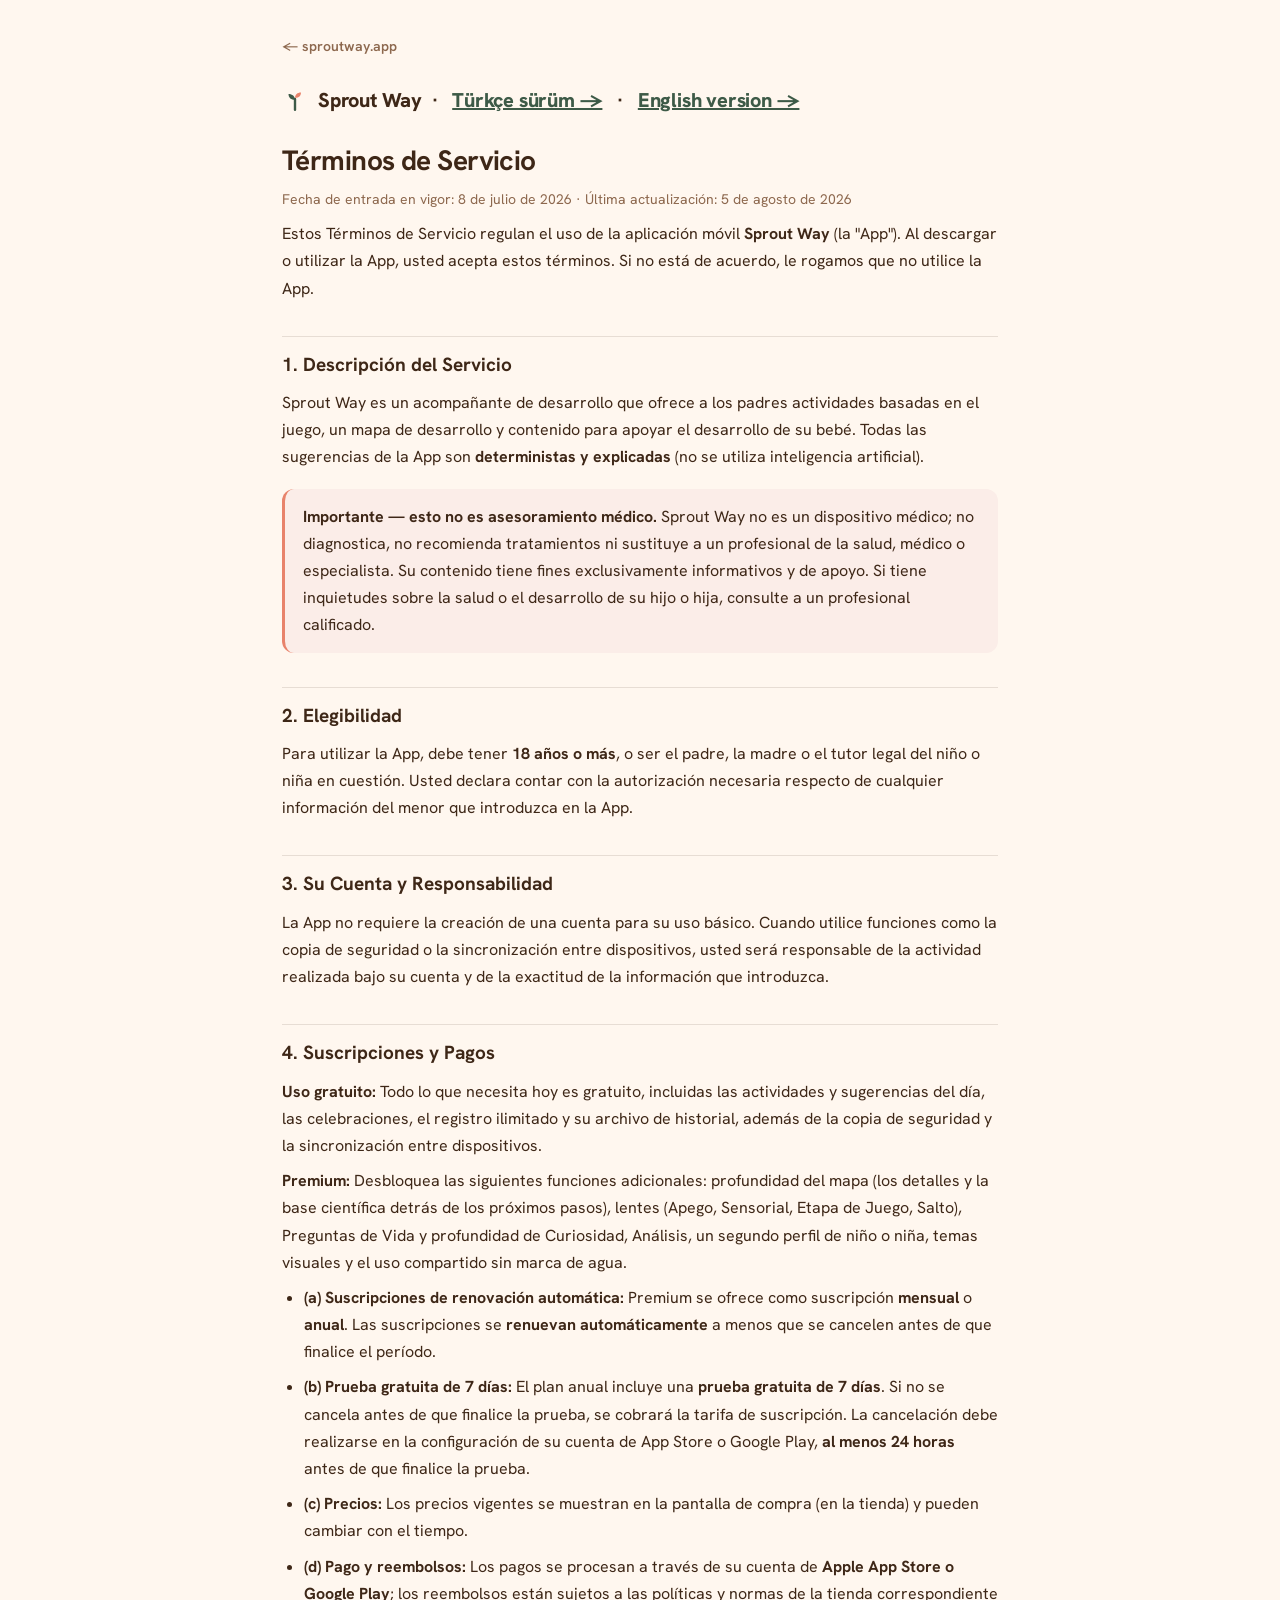
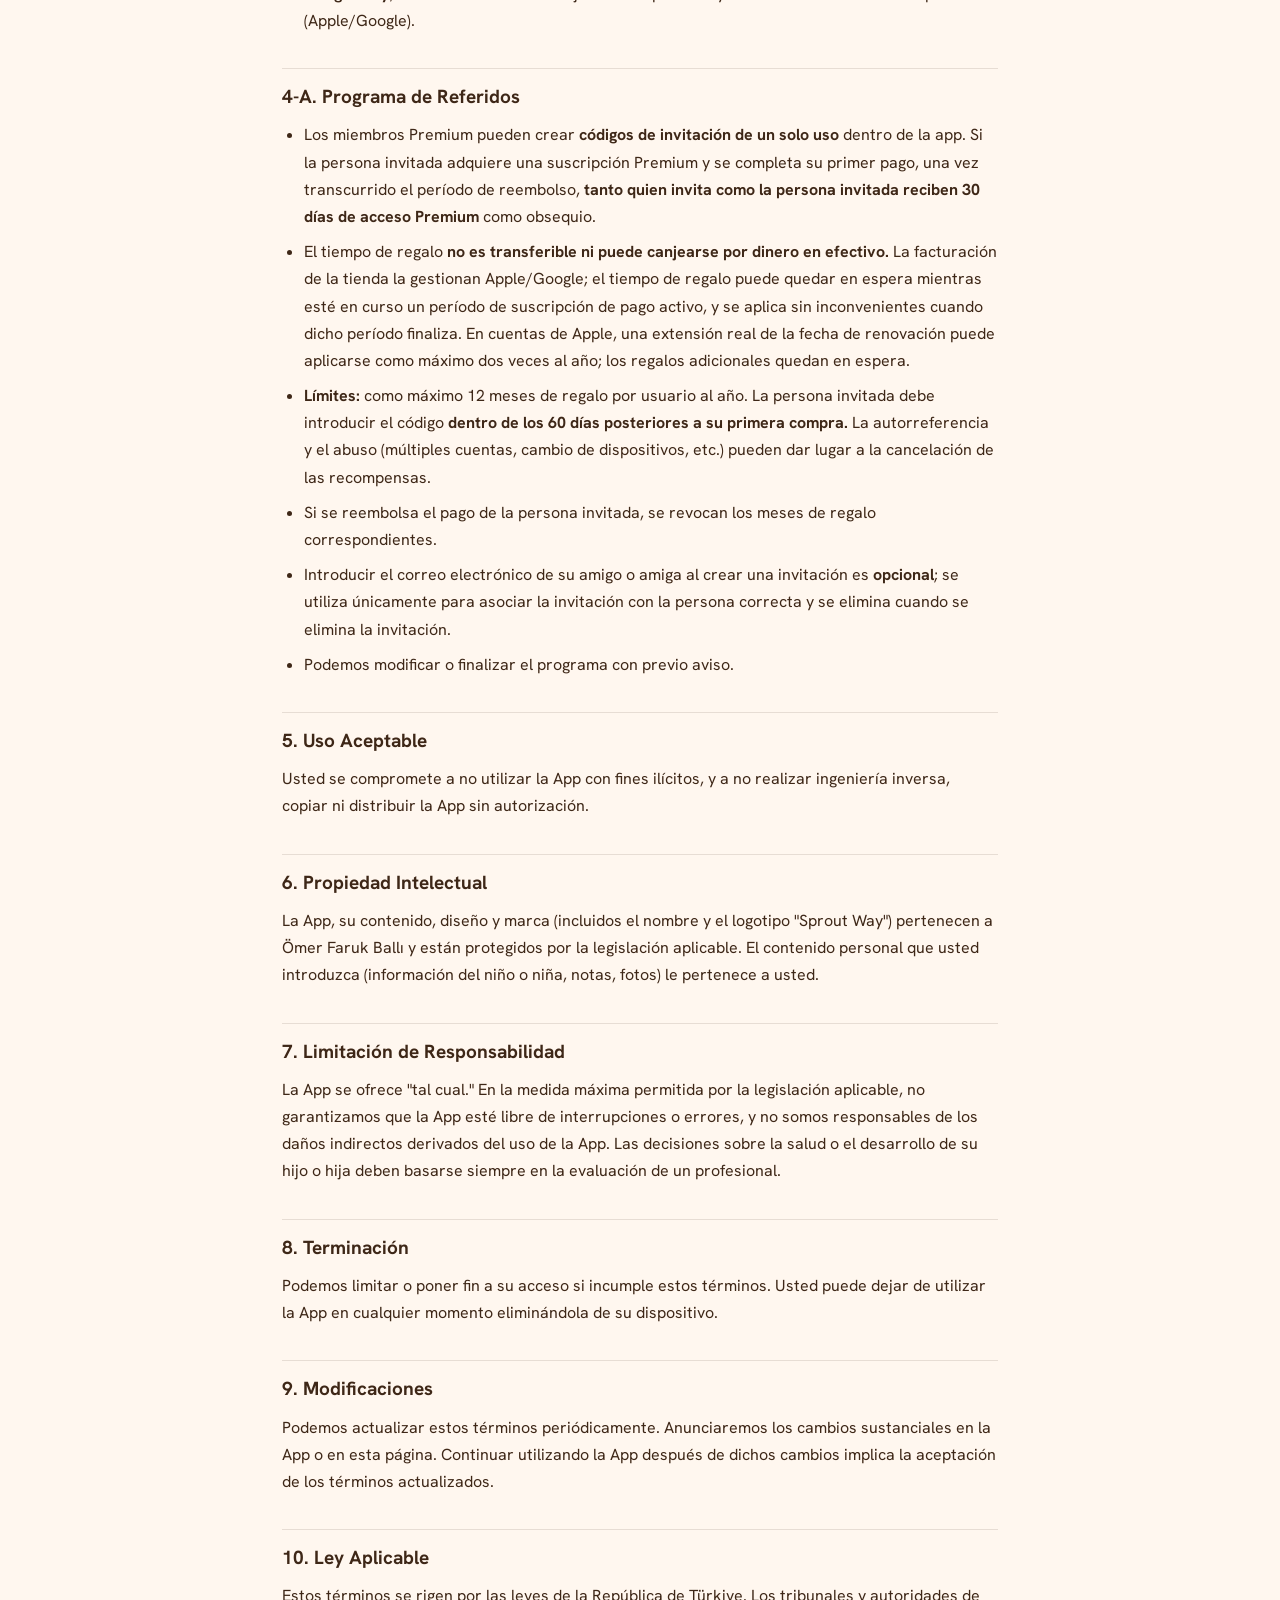
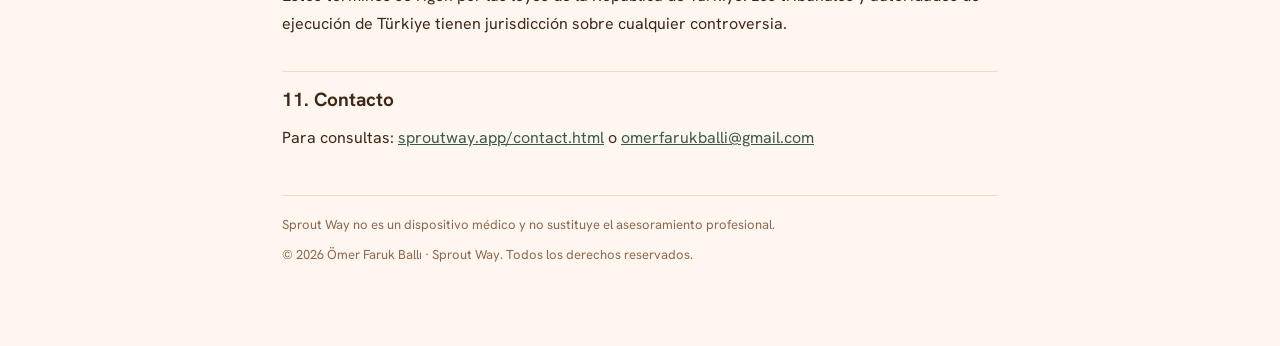
<file: terminos-de-servicio.html>
<!doctype html>
<html lang="es">
<head>
<meta charset="utf-8">
<meta name="viewport" content="width=device-width, initial-scale=1">
<title>Términos de Servicio — Sprout Way</title>
<meta name="description" content="Términos de servicio de la aplicación móvil Sprout Way.">
<link rel="preconnect" href="https://fonts.googleapis.com">
<link rel="preconnect" href="https://fonts.gstatic.com" crossorigin>
<link href="https://fonts.googleapis.com/css2?family=Hanken+Grotesk:wght@400;500;600;700;800&display=swap" rel="stylesheet">
<style>
  /* ── Sprout Way design tokens (same as the site template) ── */
  :root{
    --bg:#FFF7EF;          /* cream background */
    --card:#FFFCF8;        /* card background */
    --ink:#3E2717;         /* primary text */
    --muted:#8D684E;       /* secondary text */
    --line:rgba(62,39,23,.12);
    --forest:#3D5A47;      /* forest green */
    --coral:#E8836B;       /* single accent */
    --coral-soft:#FBEDE8;
  }
  *{box-sizing:border-box;margin:0;padding:0}
  body{background:var(--bg);color:var(--ink);
    font:16px/1.7 "Hanken Grotesk",-apple-system,BlinkMacSystemFont,"Segoe UI",sans-serif;
    -webkit-font-smoothing:antialiased}
  .wrap{max-width:760px;margin:0 auto;padding:32px 22px 72px}
  a{color:var(--forest)}
  .back{display:inline-flex;align-items:center;gap:6px;font-size:14px;font-weight:600;
    color:var(--muted);text-decoration:none;margin-bottom:24px}
  .back:hover{color:var(--ink)}
  .brand{display:flex;align-items:center;gap:10px;font-weight:800;font-size:20px;
    letter-spacing:-.01em;margin-bottom:20px}
  h1{font-size:28px;letter-spacing:-.02em;margin:8px 0 4px}
  h2{font-size:19px;margin:34px 0 8px;padding-top:12px;border-top:1px solid var(--line)}
  p,li{margin-bottom:8px}
  ul{padding-left:22px;margin:8px 0}
  .muted{color:var(--muted);font-size:14px}
  .callout{background:var(--coral-soft);border-left:3px solid var(--coral);
    padding:14px 18px;border-radius:12px;margin:18px 0}
  footer{margin-top:44px;padding-top:18px;border-top:1px solid var(--line);
    color:var(--muted);font-size:13px}
</style>
</head>
<body>
<div class="wrap">
  <a class="back" href="/index-en.html">← sproutway.app</a>

  <div class="brand">
    <!-- Sprout — from the app's SproutFigure identity; SVG, not an emoji -->
    <svg width="26" height="26" viewBox="0 0 24 24" fill="none" aria-hidden="true">
      <path d="M12 21 V11" stroke="#3D5A47" stroke-width="2.2" stroke-linecap="round"/>
      <path d="M12 12 C12 8.5 9.5 6.5 6 6.5 C6 10 8.5 12 12 12 Z" fill="#3D5A47"/>
      <path d="M12 10 C12 7 14.2 5 17.5 5 C17.5 8.2 15.2 10.2 12 10 Z" fill="#E8836B"/>
    </svg>
    Sprout Way &nbsp;·&nbsp; <a href="kullanim-kosullari.html">Türkçe sürüm →</a> &nbsp;·&nbsp; <a href="terms-of-service.html">English version →</a>
  </div>

  <h1>Términos de Servicio</h1>
  <p class="muted">Fecha de entrada en vigor: 8 de julio de 2026 · Última actualización: 5 de agosto de 2026</p>

  <p>Estos Términos de Servicio regulan el uso de la aplicación móvil <strong>Sprout Way</strong> (la "App"). Al descargar o utilizar la App, usted acepta estos términos. Si no está de acuerdo, le rogamos que no utilice la App.</p>

  <h2>1. Descripción del Servicio</h2>
  <p>Sprout Way es un acompañante de desarrollo que ofrece a los padres actividades basadas en el juego, un mapa de desarrollo y contenido para apoyar el desarrollo de su bebé. Todas las sugerencias de la App son <strong>deterministas y explicadas</strong> (no se utiliza inteligencia artificial).</p>

  <div class="callout"><strong>Importante — esto no es asesoramiento médico.</strong> Sprout Way no es un dispositivo médico; no diagnostica, no recomienda tratamientos ni sustituye a un profesional de la salud, médico o especialista. Su contenido tiene fines exclusivamente informativos y de apoyo. Si tiene inquietudes sobre la salud o el desarrollo de su hijo o hija, consulte a un profesional calificado.</div>

  <h2>2. Elegibilidad</h2>
  <p>Para utilizar la App, debe tener <strong>18 años o más</strong>, o ser el padre, la madre o el tutor legal del niño o niña en cuestión. Usted declara contar con la autorización necesaria respecto de cualquier información del menor que introduzca en la App.</p>

  <h2>3. Su Cuenta y Responsabilidad</h2>
  <p>La App no requiere la creación de una cuenta para su uso básico. Cuando utilice funciones como la copia de seguridad o la sincronización entre dispositivos, usted será responsable de la actividad realizada bajo su cuenta y de la exactitud de la información que introduzca.</p>

  <h2>4. Suscripciones y Pagos</h2>
  <p><strong>Uso gratuito:</strong> Todo lo que necesita hoy es gratuito, incluidas las actividades y sugerencias del día, las celebraciones, el registro ilimitado y su archivo de historial, además de la copia de seguridad y la sincronización entre dispositivos.</p>
  <p><strong>Premium:</strong> Desbloquea las siguientes funciones adicionales: profundidad del mapa (los detalles y la base científica detrás de los próximos pasos), lentes (Apego, Sensorial, Etapa de Juego, Salto), Preguntas de Vida y profundidad de Curiosidad, Análisis, un segundo perfil de niño o niña, temas visuales y el uso compartido sin marca de agua.</p>
  <ul>
    <li><strong>(a) Suscripciones de renovación automática:</strong> Premium se ofrece como suscripción <strong>mensual</strong> o <strong>anual</strong>. Las suscripciones se <strong>renuevan automáticamente</strong> a menos que se cancelen antes de que finalice el período.</li>
    <li><strong>(b) Prueba gratuita de 7 días:</strong> El plan anual incluye una <strong>prueba gratuita de 7 días</strong>. Si no se cancela antes de que finalice la prueba, se cobrará la tarifa de suscripción. La cancelación debe realizarse en la configuración de su cuenta de App Store o Google Play, <strong>al menos 24 horas</strong> antes de que finalice la prueba.</li>
    <li><strong>(c) Precios:</strong> Los precios vigentes se muestran en la pantalla de compra (en la tienda) y pueden cambiar con el tiempo.</li>
    <li><strong>(d) Pago y reembolsos:</strong> Los pagos se procesan a través de su cuenta de <strong>Apple App Store o Google Play</strong>; los reembolsos están sujetos a las políticas y normas de la tienda correspondiente (Apple/Google).</li>
  </ul>

  <h2>4-A. Programa de Referidos</h2>
  <ul>
    <li>Los miembros Premium pueden crear <strong>códigos de invitación de un solo uso</strong> dentro de la app. Si la persona invitada adquiere una suscripción Premium y se completa su primer pago, una vez transcurrido el período de reembolso, <strong>tanto quien invita como la persona invitada reciben 30 días de acceso Premium</strong> como obsequio.</li>
    <li>El tiempo de regalo <strong>no es transferible ni puede canjearse por dinero en efectivo.</strong> La facturación de la tienda la gestionan Apple/Google; el tiempo de regalo puede quedar en espera mientras esté en curso un período de suscripción de pago activo, y se aplica sin inconvenientes cuando dicho período finaliza. En cuentas de Apple, una extensión real de la fecha de renovación puede aplicarse como máximo dos veces al año; los regalos adicionales quedan en espera.</li>
    <li><strong>Límites:</strong> como máximo 12 meses de regalo por usuario al año. La persona invitada debe introducir el código <strong>dentro de los 60 días posteriores a su primera compra.</strong> La autorreferencia y el abuso (múltiples cuentas, cambio de dispositivos, etc.) pueden dar lugar a la cancelación de las recompensas.</li>
    <li>Si se reembolsa el pago de la persona invitada, se revocan los meses de regalo correspondientes.</li>
    <li>Introducir el correo electrónico de su amigo o amiga al crear una invitación es <strong>opcional</strong>; se utiliza únicamente para asociar la invitación con la persona correcta y se elimina cuando se elimina la invitación.</li>
    <li>Podemos modificar o finalizar el programa con previo aviso.</li>
  </ul>

  <h2>5. Uso Aceptable</h2>
  <p>Usted se compromete a no utilizar la App con fines ilícitos, y a no realizar ingeniería inversa, copiar ni distribuir la App sin autorización.</p>

  <h2>6. Propiedad Intelectual</h2>
  <p>La App, su contenido, diseño y marca (incluidos el nombre y el logotipo "Sprout Way") pertenecen a Ömer Faruk Ballı y están protegidos por la legislación aplicable. El contenido personal que usted introduzca (información del niño o niña, notas, fotos) le pertenece a usted.</p>

  <h2>7. Limitación de Responsabilidad</h2>
  <p>La App se ofrece "tal cual." En la medida máxima permitida por la legislación aplicable, no garantizamos que la App esté libre de interrupciones o errores, y no somos responsables de los daños indirectos derivados del uso de la App. Las decisiones sobre la salud o el desarrollo de su hijo o hija deben basarse siempre en la evaluación de un profesional.</p>

  <h2>8. Terminación</h2>
  <p>Podemos limitar o poner fin a su acceso si incumple estos términos. Usted puede dejar de utilizar la App en cualquier momento eliminándola de su dispositivo.</p>

  <h2>9. Modificaciones</h2>
  <p>Podemos actualizar estos términos periódicamente. Anunciaremos los cambios sustanciales en la App o en esta página. Continuar utilizando la App después de dichos cambios implica la aceptación de los términos actualizados.</p>

  <h2>10. Ley Aplicable</h2>
  <p>Estos términos se rigen por las leyes de la República de Türkiye. Los tribunales y autoridades de ejecución de Türkiye tienen jurisdicción sobre cualquier controversia.</p>

  <h2>11. Contacto</h2>
  <!-- Once SMTP is set up, the e-mail will be updated to destek@sproutway.app -->
  <p>Para consultas: <a href="/contact.html">sproutway.app/contact.html</a> o <a href="mailto:omerfarukballi@gmail.com">omerfarukballi@gmail.com</a></p>

  <footer>
    <p>Sprout Way no es un dispositivo médico y no sustituye el asesoramiento profesional.</p>
    <p>© 2026 Ömer Faruk Ballı · Sprout Way. Todos los derechos reservados.</p>
  </footer>
</div>
</body>
</html>
</file>
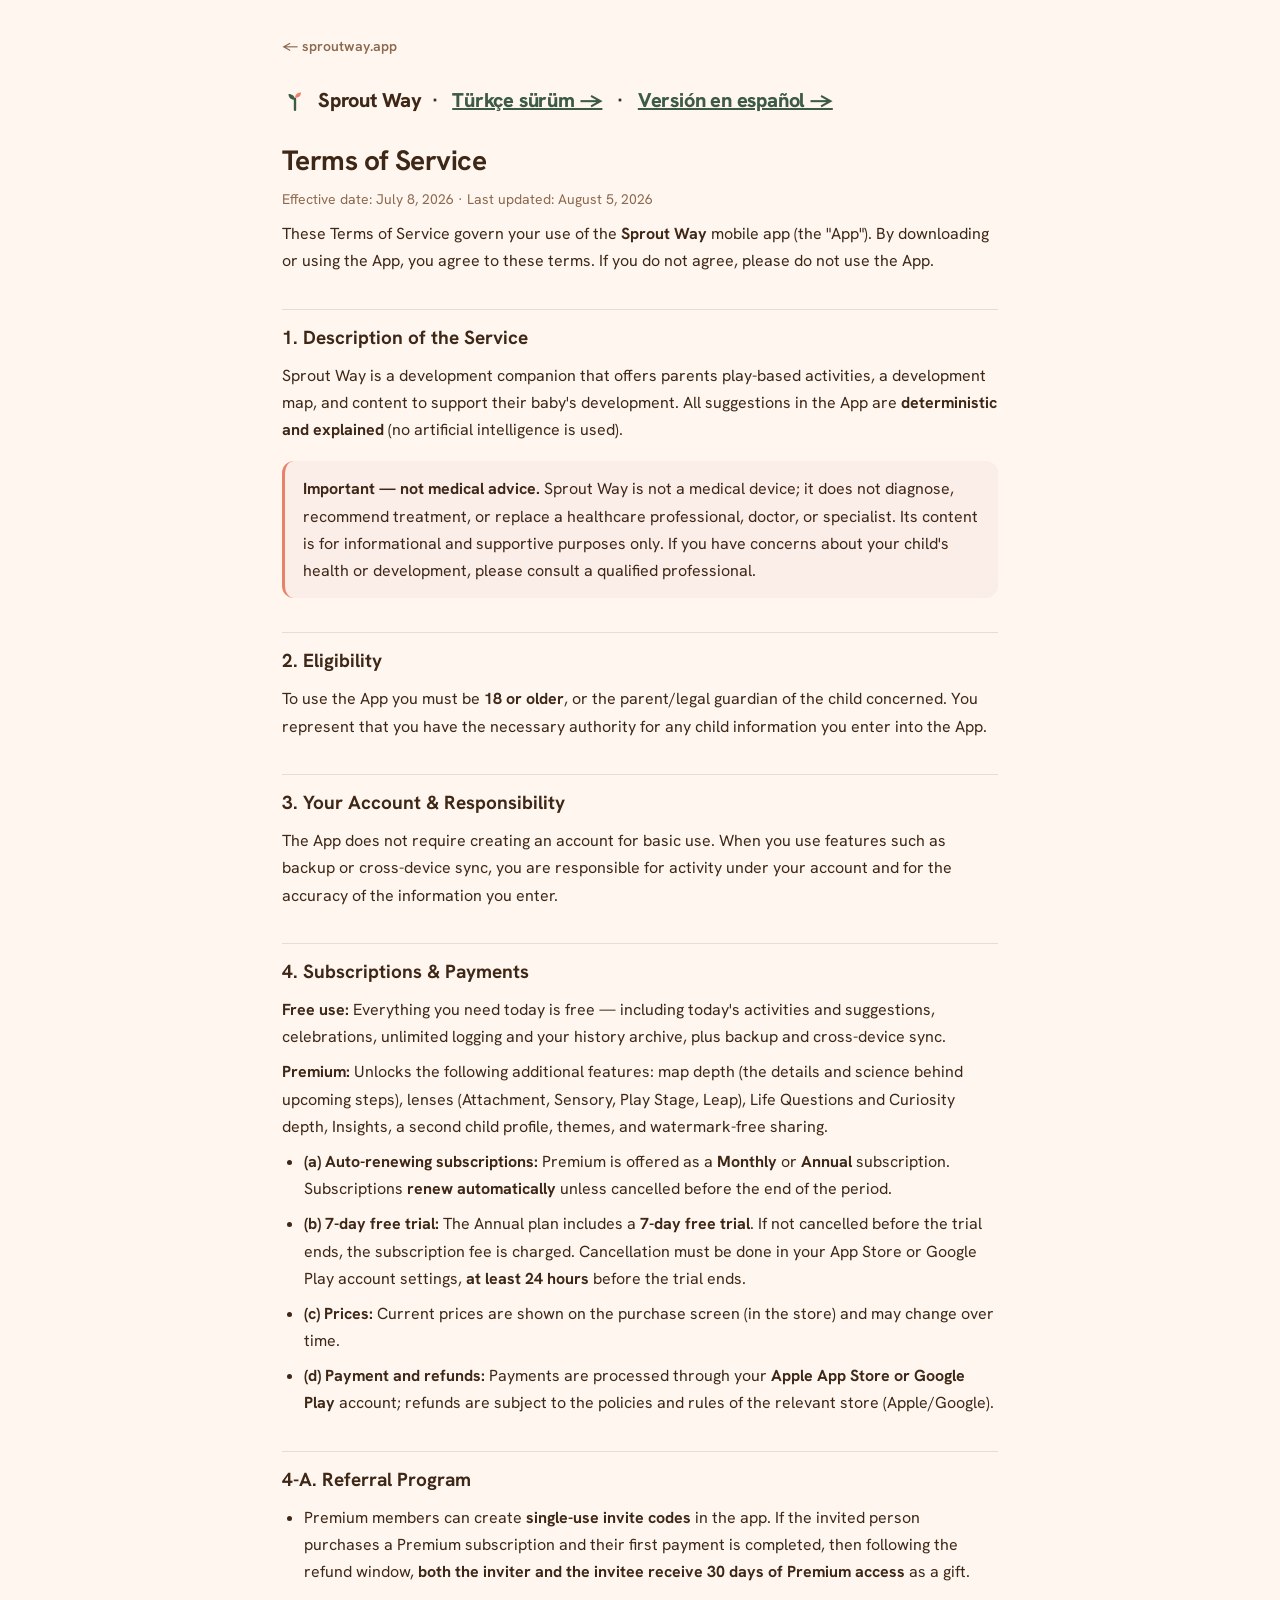
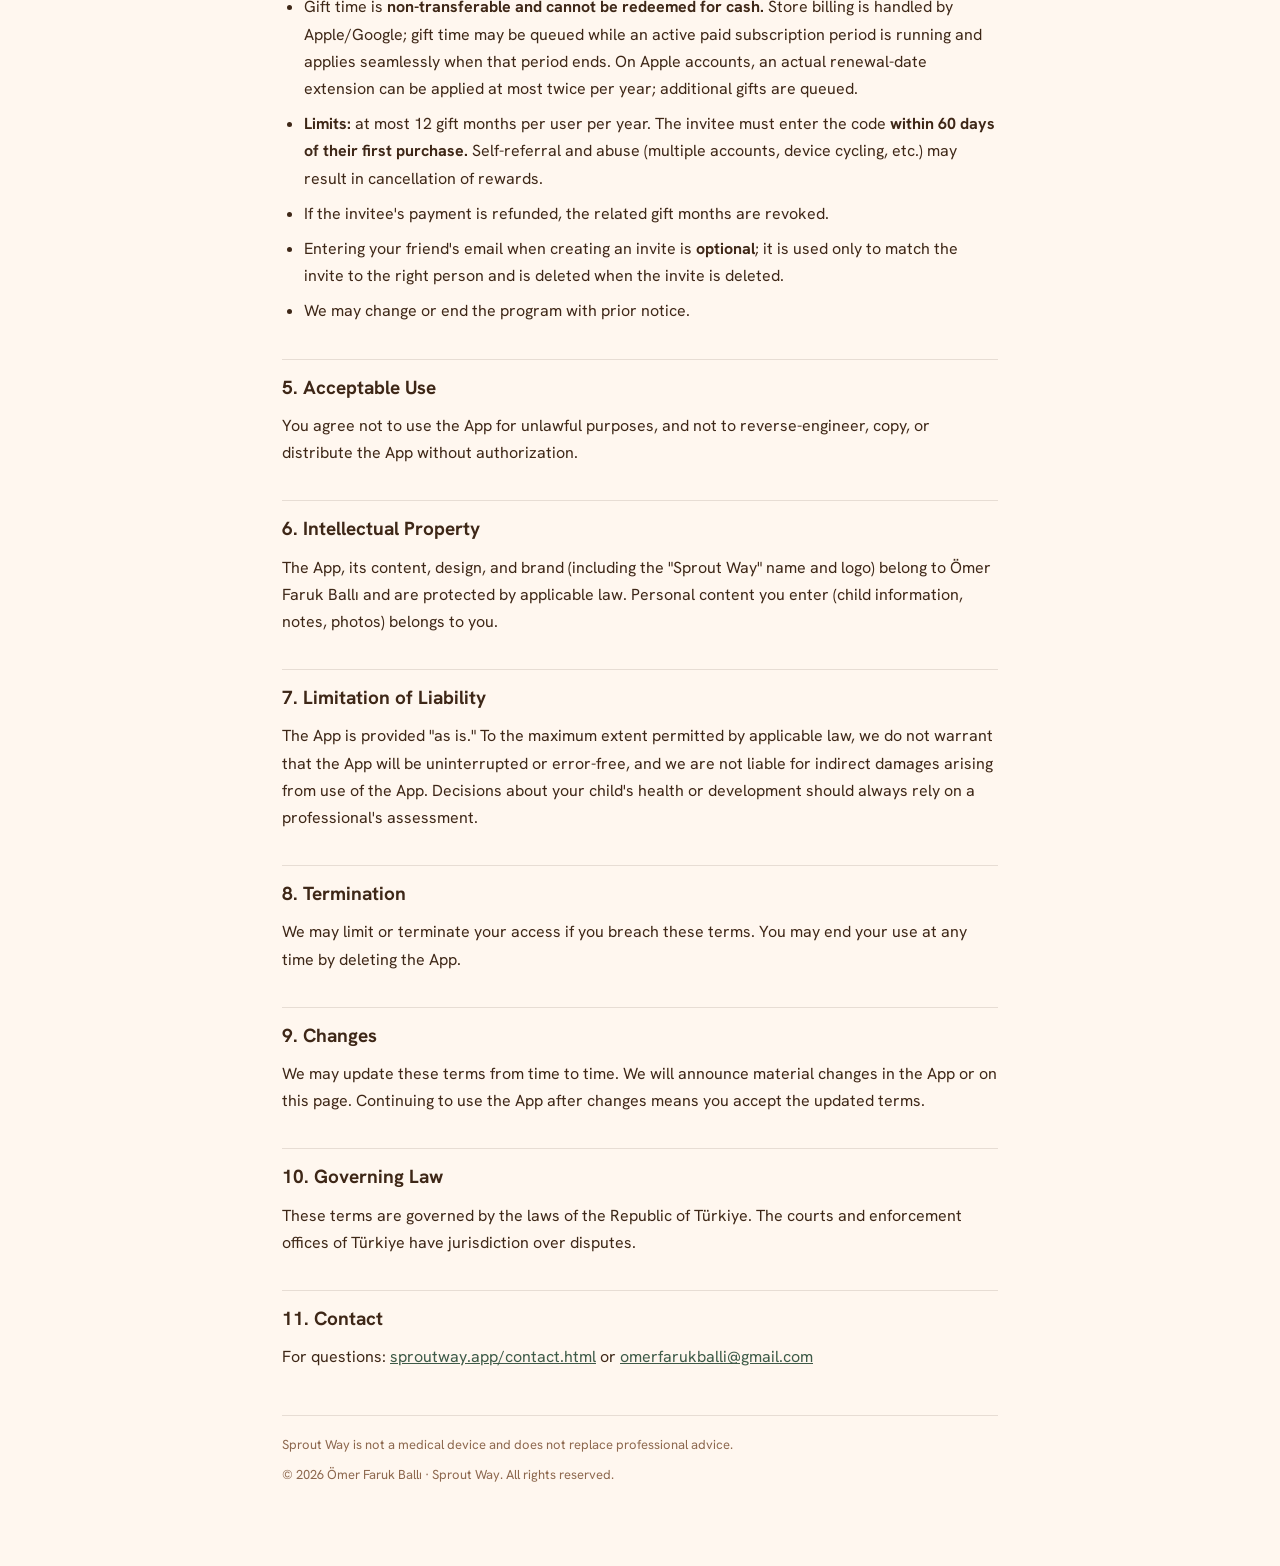
<file: terms-of-service.html>
<!doctype html>
<html lang="en">
<head>
<meta charset="utf-8">
<meta name="viewport" content="width=device-width, initial-scale=1">
<title>Terms of Service — Sprout Way</title>
<meta name="description" content="Terms of service for the Sprout Way mobile app.">
<link rel="preconnect" href="https://fonts.googleapis.com">
<link rel="preconnect" href="https://fonts.gstatic.com" crossorigin>
<link href="https://fonts.googleapis.com/css2?family=Hanken+Grotesk:wght@400;500;600;700;800&display=swap" rel="stylesheet">
<style>
  /* ── Sprout Way design tokens (same as the site template) ── */
  :root{
    --bg:#FFF7EF;          /* cream background */
    --card:#FFFCF8;        /* card background */
    --ink:#3E2717;         /* primary text */
    --muted:#8D684E;       /* secondary text */
    --line:rgba(62,39,23,.12);
    --forest:#3D5A47;      /* forest green */
    --coral:#E8836B;       /* single accent */
    --coral-soft:#FBEDE8;
  }
  *{box-sizing:border-box;margin:0;padding:0}
  body{background:var(--bg);color:var(--ink);
    font:16px/1.7 "Hanken Grotesk",-apple-system,BlinkMacSystemFont,"Segoe UI",sans-serif;
    -webkit-font-smoothing:antialiased}
  .wrap{max-width:760px;margin:0 auto;padding:32px 22px 72px}
  a{color:var(--forest)}
  .back{display:inline-flex;align-items:center;gap:6px;font-size:14px;font-weight:600;
    color:var(--muted);text-decoration:none;margin-bottom:24px}
  .back:hover{color:var(--ink)}
  .brand{display:flex;align-items:center;gap:10px;font-weight:800;font-size:20px;
    letter-spacing:-.01em;margin-bottom:20px}
  h1{font-size:28px;letter-spacing:-.02em;margin:8px 0 4px}
  h2{font-size:19px;margin:34px 0 8px;padding-top:12px;border-top:1px solid var(--line)}
  p,li{margin-bottom:8px}
  ul{padding-left:22px;margin:8px 0}
  .muted{color:var(--muted);font-size:14px}
  .callout{background:var(--coral-soft);border-left:3px solid var(--coral);
    padding:14px 18px;border-radius:12px;margin:18px 0}
  footer{margin-top:44px;padding-top:18px;border-top:1px solid var(--line);
    color:var(--muted);font-size:13px}
</style>
</head>
<body>
<div class="wrap">
  <a class="back" href="/index-en.html">← sproutway.app</a>

  <div class="brand">
    <!-- Sprout — from the app's SproutFigure identity; SVG, not an emoji -->
    <svg width="26" height="26" viewBox="0 0 24 24" fill="none" aria-hidden="true">
      <path d="M12 21 V11" stroke="#3D5A47" stroke-width="2.2" stroke-linecap="round"/>
      <path d="M12 12 C12 8.5 9.5 6.5 6 6.5 C6 10 8.5 12 12 12 Z" fill="#3D5A47"/>
      <path d="M12 10 C12 7 14.2 5 17.5 5 C17.5 8.2 15.2 10.2 12 10 Z" fill="#E8836B"/>
    </svg>
    Sprout Way &nbsp;·&nbsp; <a href="kullanim-kosullari.html">Türkçe sürüm →</a> &nbsp;·&nbsp; <a href="terminos-de-servicio.html">Versión en español →</a>
  </div>

  <h1>Terms of Service</h1>
  <p class="muted">Effective date: July 8, 2026 · Last updated: August 5, 2026</p>

  <p>These Terms of Service govern your use of the <strong>Sprout Way</strong> mobile app (the "App"). By downloading or using the App, you agree to these terms. If you do not agree, please do not use the App.</p>

  <h2>1. Description of the Service</h2>
  <p>Sprout Way is a development companion that offers parents play-based activities, a development map, and content to support their baby's development. All suggestions in the App are <strong>deterministic and explained</strong> (no artificial intelligence is used).</p>

  <div class="callout"><strong>Important — not medical advice.</strong> Sprout Way is not a medical device; it does not diagnose, recommend treatment, or replace a healthcare professional, doctor, or specialist. Its content is for informational and supportive purposes only. If you have concerns about your child's health or development, please consult a qualified professional.</div>

  <h2>2. Eligibility</h2>
  <p>To use the App you must be <strong>18 or older</strong>, or the parent/legal guardian of the child concerned. You represent that you have the necessary authority for any child information you enter into the App.</p>

  <h2>3. Your Account &amp; Responsibility</h2>
  <p>The App does not require creating an account for basic use. When you use features such as backup or cross-device sync, you are responsible for activity under your account and for the accuracy of the information you enter.</p>

  <h2>4. Subscriptions &amp; Payments</h2>
  <p><strong>Free use:</strong> Everything you need today is free — including today's activities and suggestions, celebrations, unlimited logging and your history archive, plus backup and cross-device sync.</p>
  <p><strong>Premium:</strong> Unlocks the following additional features: map depth (the details and science behind upcoming steps), lenses (Attachment, Sensory, Play Stage, Leap), Life Questions and Curiosity depth, Insights, a second child profile, themes, and watermark-free sharing.</p>
  <ul>
    <li><strong>(a) Auto-renewing subscriptions:</strong> Premium is offered as a <strong>Monthly</strong> or <strong>Annual</strong> subscription. Subscriptions <strong>renew automatically</strong> unless cancelled before the end of the period.</li>
    <li><strong>(b) 7-day free trial:</strong> The Annual plan includes a <strong>7-day free trial</strong>. If not cancelled before the trial ends, the subscription fee is charged. Cancellation must be done in your App Store or Google Play account settings, <strong>at least 24 hours</strong> before the trial ends.</li>
    <li><strong>(c) Prices:</strong> Current prices are shown on the purchase screen (in the store) and may change over time.</li>
    <li><strong>(d) Payment and refunds:</strong> Payments are processed through your <strong>Apple App Store or Google Play</strong> account; refunds are subject to the policies and rules of the relevant store (Apple/Google).</li>
  </ul>

  <h2>4-A. Referral Program</h2>
  <ul>
    <li>Premium members can create <strong>single-use invite codes</strong> in the app. If the invited person purchases a Premium subscription and their first payment is completed, then following the refund window, <strong>both the inviter and the invitee receive 30 days of Premium access</strong> as a gift.</li>
    <li>Gift time is <strong>non-transferable and cannot be redeemed for cash.</strong> Store billing is handled by Apple/Google; gift time may be queued while an active paid subscription period is running and applies seamlessly when that period ends. On Apple accounts, an actual renewal-date extension can be applied at most twice per year; additional gifts are queued.</li>
    <li><strong>Limits:</strong> at most 12 gift months per user per year. The invitee must enter the code <strong>within 60 days of their first purchase.</strong> Self-referral and abuse (multiple accounts, device cycling, etc.) may result in cancellation of rewards.</li>
    <li>If the invitee's payment is refunded, the related gift months are revoked.</li>
    <li>Entering your friend's email when creating an invite is <strong>optional</strong>; it is used only to match the invite to the right person and is deleted when the invite is deleted.</li>
    <li>We may change or end the program with prior notice.</li>
  </ul>

  <h2>5. Acceptable Use</h2>
  <p>You agree not to use the App for unlawful purposes, and not to reverse-engineer, copy, or distribute the App without authorization.</p>

  <h2>6. Intellectual Property</h2>
  <p>The App, its content, design, and brand (including the "Sprout Way" name and logo) belong to Ömer Faruk Ballı and are protected by applicable law. Personal content you enter (child information, notes, photos) belongs to you.</p>

  <h2>7. Limitation of Liability</h2>
  <p>The App is provided "as is." To the maximum extent permitted by applicable law, we do not warrant that the App will be uninterrupted or error-free, and we are not liable for indirect damages arising from use of the App. Decisions about your child's health or development should always rely on a professional's assessment.</p>

  <h2>8. Termination</h2>
  <p>We may limit or terminate your access if you breach these terms. You may end your use at any time by deleting the App.</p>

  <h2>9. Changes</h2>
  <p>We may update these terms from time to time. We will announce material changes in the App or on this page. Continuing to use the App after changes means you accept the updated terms.</p>

  <h2>10. Governing Law</h2>
  <p>These terms are governed by the laws of the Republic of Türkiye. The courts and enforcement offices of Türkiye have jurisdiction over disputes.</p>

  <h2>11. Contact</h2>
  <!-- Once SMTP is set up, the e-mail will be updated to destek@sproutway.app -->
  <p>For questions: <a href="/contact.html">sproutway.app/contact.html</a> or <a href="mailto:omerfarukballi@gmail.com">omerfarukballi@gmail.com</a></p>

  <footer>
    <p>Sprout Way is not a medical device and does not replace professional advice.</p>
    <p>© 2026 Ömer Faruk Ballı · Sprout Way. All rights reserved.</p>
  </footer>
</div>
</body>
</html>
</file>
<file: dkt-onay/assets/index-rcvxH3Lb.css>
@import "https://fonts.googleapis.com/css2?family=Hanken+Grotesk:wght@400;500;600;700;800&display=swap";*,:before,:after,::backdrop{--tw-border-spacing-x:0;--tw-border-spacing-y:0;--tw-translate-x:0;--tw-translate-y:0;--tw-rotate:0;--tw-skew-x:0;--tw-skew-y:0;--tw-scale-x:1;--tw-scale-y:1;--tw-pan-x: ;--tw-pan-y: ;--tw-pinch-zoom: ;--tw-scroll-snap-strictness:proximity;--tw-gradient-from-position: ;--tw-gradient-via-position: ;--tw-gradient-to-position: ;--tw-ordinal: ;--tw-slashed-zero: ;--tw-numeric-figure: ;--tw-numeric-spacing: ;--tw-numeric-fraction: ;--tw-ring-inset: ;--tw-ring-offset-width:0px;--tw-ring-offset-color:#fff;--tw-ring-color:#3b82f680;--tw-ring-offset-shadow:0 0 #0000;--tw-ring-shadow:0 0 #0000;--tw-shadow:0 0 #0000;--tw-shadow-colored:0 0 #0000;--tw-blur: ;--tw-brightness: ;--tw-contrast: ;--tw-grayscale: ;--tw-hue-rotate: ;--tw-invert: ;--tw-saturate: ;--tw-sepia: ;--tw-drop-shadow: ;--tw-backdrop-blur: ;--tw-backdrop-brightness: ;--tw-backdrop-contrast: ;--tw-backdrop-grayscale: ;--tw-backdrop-hue-rotate: ;--tw-backdrop-invert: ;--tw-backdrop-opacity: ;--tw-backdrop-saturate: ;--tw-backdrop-sepia: ;--tw-contain-size: ;--tw-contain-layout: ;--tw-contain-paint: ;--tw-contain-style: }*,:before,:after{box-sizing:border-box;border:0 solid #ede1d3}:before,:after{--tw-content:""}html,:host{-webkit-text-size-adjust:100%;tab-size:4;font-feature-settings:normal;font-variation-settings:normal;-webkit-tap-highlight-color:transparent;font-family:Hanken Grotesk,-apple-system,system-ui,Segoe UI,sans-serif;line-height:1.5}body{line-height:inherit;margin:0}hr{height:0;color:inherit;border-top-width:1px}abbr:where([title]){-webkit-text-decoration:underline dotted;text-decoration:underline dotted}h1,h2,h3,h4,h5,h6{font-size:inherit;font-weight:inherit}a{color:inherit;-webkit-text-decoration:inherit;text-decoration:inherit}b,strong{font-weight:bolder}code,kbd,samp,pre{font-feature-settings:normal;font-variation-settings:normal;font-family:ui-monospace,SFMono-Regular,Menlo,Monaco,Consolas,Liberation Mono,Courier New,monospace;font-size:1em}small{font-size:80%}sub,sup{vertical-align:baseline;font-size:75%;line-height:0;position:relative}sub{bottom:-.25em}sup{top:-.5em}table{text-indent:0;border-color:inherit;border-collapse:collapse}button,input,optgroup,select,textarea{font-feature-settings:inherit;font-variation-settings:inherit;font-family:inherit;font-size:100%;font-weight:inherit;line-height:inherit;letter-spacing:inherit;color:inherit;margin:0;padding:0}button,select{text-transform:none}button,input:where([type=button]),input:where([type=reset]),input:where([type=submit]){-webkit-appearance:button;background-color:#0000;background-image:none}:-moz-focusring{outline:auto}:-moz-ui-invalid{box-shadow:none}progress{vertical-align:baseline}::-webkit-inner-spin-button{height:auto}::-webkit-outer-spin-button{height:auto}[type=search]{-webkit-appearance:textfield;outline-offset:-2px}::-webkit-search-decoration{-webkit-appearance:none}::-webkit-file-upload-button{-webkit-appearance:button;font:inherit}summary{display:list-item}blockquote,dl,dd,h1,h2,h3,h4,h5,h6,hr,figure,p,pre{margin:0}fieldset{margin:0;padding:0}legend{padding:0}ol,ul,menu{margin:0;padding:0;list-style:none}dialog{padding:0}textarea{resize:vertical}input::-moz-placeholder{opacity:1;color:#b79a7e}textarea::-moz-placeholder{opacity:1;color:#b79a7e}input::placeholder,textarea::placeholder{opacity:1;color:#b79a7e}button,[role=button]{cursor:pointer}:disabled{cursor:default}img,svg,video,canvas,audio,iframe,embed,object{vertical-align:middle;display:block}img,video{max-width:100%;height:auto}[hidden]:where(:not([hidden=until-found])){display:none}.sticky{position:sticky}.top-0{top:0}.z-10{z-index:10}.-mx-6{margin-left:-1.5rem;margin-right:-1.5rem}.mx-auto{margin-left:auto;margin-right:auto}.mb-1{margin-bottom:.25rem}.mb-10{margin-bottom:2.5rem}.mb-12{margin-bottom:3rem}.mb-14{margin-bottom:3.5rem}.mb-2{margin-bottom:.5rem}.mb-20{margin-bottom:5rem}.mb-3{margin-bottom:.75rem}.mb-4{margin-bottom:1rem}.mb-6{margin-bottom:1.5rem}.mb-8{margin-bottom:2rem}.mt-14{margin-top:3.5rem}.mt-2{margin-top:.5rem}.mt-3{margin-top:.75rem}.mt-4{margin-top:1rem}.flex{display:flex}.table{display:table}.h-1\.5{height:.375rem}.h-full{height:100%}.min-h-screen{min-height:100vh}.w-full{width:100%}.max-w-2xl{max-width:42rem}.max-w-3xl{max-width:48rem}.max-w-lg{max-width:32rem}.list-decimal{list-style-type:decimal}.list-disc{list-style-type:disc}.flex-wrap{flex-wrap:wrap}.items-center{align-items:center}.justify-between{justify-content:space-between}.gap-2{gap:.5rem}.space-y-1>:not([hidden])~:not([hidden]){--tw-space-y-reverse:0;margin-top:calc(.25rem * calc(1 - var(--tw-space-y-reverse)));margin-bottom:calc(.25rem * var(--tw-space-y-reverse))}.space-y-3>:not([hidden])~:not([hidden]){--tw-space-y-reverse:0;margin-top:calc(.75rem * calc(1 - var(--tw-space-y-reverse)));margin-bottom:calc(.75rem * var(--tw-space-y-reverse))}.space-y-4>:not([hidden])~:not([hidden]){--tw-space-y-reverse:0;margin-top:calc(1rem * calc(1 - var(--tw-space-y-reverse)));margin-bottom:calc(1rem * var(--tw-space-y-reverse))}.divide-y>:not([hidden])~:not([hidden]){--tw-divide-y-reverse:0;border-top-width:calc(1px * calc(1 - var(--tw-divide-y-reverse)));border-bottom-width:calc(1px * var(--tw-divide-y-reverse))}.divide-gray-100>:not([hidden])~:not([hidden]){--tw-divide-opacity:1;border-color:rgb(251 246 239/var(--tw-divide-opacity,1))}.overflow-hidden{overflow:hidden}.overflow-x-auto{overflow-x:auto}.whitespace-nowrap{white-space:nowrap}.rounded-2xl{border-radius:1rem}.rounded-full{border-radius:9999px}.rounded-lg{border-radius:.5rem}.rounded-xl{border-radius:.75rem}.border{border-width:1px}.border-2{border-width:2px}.border-amber-200{--tw-border-opacity:1;border-color:rgb(253 230 138/var(--tw-border-opacity,1))}.border-amber-400{--tw-border-opacity:1;border-color:rgb(251 191 36/var(--tw-border-opacity,1))}.border-gray-200{--tw-border-opacity:1;border-color:rgb(237 225 211/var(--tw-border-opacity,1))}.border-gray-300{--tw-border-opacity:1;border-color:rgb(218 199 176/var(--tw-border-opacity,1))}.border-primary-200{--tw-border-opacity:1;border-color:rgb(195 214 198/var(--tw-border-opacity,1))}.border-primary-300{--tw-border-opacity:1;border-color:rgb(159 184 164/var(--tw-border-opacity,1))}.border-primary-500{--tw-border-opacity:1;border-color:rgb(61 90 71/var(--tw-border-opacity,1))}.border-red-400{--tw-border-opacity:1;border-color:rgb(248 113 113/var(--tw-border-opacity,1))}.bg-amber-50{--tw-bg-opacity:1;background-color:rgb(255 251 235/var(--tw-bg-opacity,1))}.bg-amber-50\/50{background-color:#fffbeb80}.bg-gray-100{--tw-bg-opacity:1;background-color:rgb(251 246 239/var(--tw-bg-opacity,1))}.bg-gray-50{--tw-bg-opacity:1;background-color:rgb(255 252 248/var(--tw-bg-opacity,1))}.bg-primary-50{--tw-bg-opacity:1;background-color:rgb(238 243 239/var(--tw-bg-opacity,1))}.bg-primary-50\/40{background-color:#eef3ef66}.bg-primary-500{--tw-bg-opacity:1;background-color:rgb(61 90 71/var(--tw-bg-opacity,1))}.bg-primary-600{--tw-bg-opacity:1;background-color:rgb(49 73 58/var(--tw-bg-opacity,1))}.bg-red-50{--tw-bg-opacity:1;background-color:rgb(254 242 242/var(--tw-bg-opacity,1))}.bg-white{--tw-bg-opacity:1;background-color:rgb(255 255 255/var(--tw-bg-opacity,1))}.bg-white\/90{background-color:#ffffffe6}.p-3{padding:.75rem}.p-4{padding:1rem}.p-6{padding:1.5rem}.px-4{padding-left:1rem;padding-right:1rem}.px-6{padding-left:1.5rem;padding-right:1.5rem}.py-12{padding-top:3rem;padding-bottom:3rem}.py-2{padding-top:.5rem;padding-bottom:.5rem}.py-24{padding-top:6rem;padding-bottom:6rem}.py-3{padding-top:.75rem;padding-bottom:.75rem}.pb-12{padding-bottom:3rem}.pl-6{padding-left:1.5rem}.pr-4{padding-right:1rem}.text-left{text-align:left}.text-center{text-align:center}.font-mono{font-family:ui-monospace,SFMono-Regular,Menlo,Monaco,Consolas,Liberation Mono,Courier New,monospace}.text-2xl{font-size:1.5rem;line-height:2rem}.text-3xl{font-size:1.875rem;line-height:2.25rem}.text-5xl{font-size:3rem;line-height:1}.text-lg{font-size:1.125rem;line-height:1.75rem}.text-sm{font-size:.875rem;line-height:1.25rem}.text-xs{font-size:.75rem;line-height:1rem}.font-bold{font-weight:700}.font-medium{font-weight:500}.font-semibold{font-weight:600}.uppercase{text-transform:uppercase}.tracking-wide{letter-spacing:.025em}.text-amber-800{--tw-text-opacity:1;color:rgb(146 64 14/var(--tw-text-opacity,1))}.text-gray-400{--tw-text-opacity:1;color:rgb(183 154 126/var(--tw-text-opacity,1))}.text-gray-500{--tw-text-opacity:1;color:rgb(141 104 78/var(--tw-text-opacity,1))}.text-gray-600{--tw-text-opacity:1;color:rgb(114 86 64/var(--tw-text-opacity,1))}.text-gray-700{--tw-text-opacity:1;color:rgb(90 68 51/var(--tw-text-opacity,1))}.text-gray-800{--tw-text-opacity:1;color:rgb(74 55 34/var(--tw-text-opacity,1))}.text-gray-900{--tw-text-opacity:1;color:rgb(62 39 23/var(--tw-text-opacity,1))}.text-primary-600{--tw-text-opacity:1;color:rgb(49 73 58/var(--tw-text-opacity,1))}.text-primary-700{--tw-text-opacity:1;color:rgb(40 64 47/var(--tw-text-opacity,1))}.text-red-700{--tw-text-opacity:1;color:rgb(185 28 28/var(--tw-text-opacity,1))}.text-white{--tw-text-opacity:1;color:rgb(255 255 255/var(--tw-text-opacity,1))}.underline{text-decoration-line:underline}.filter{filter:var(--tw-blur) var(--tw-brightness) var(--tw-contrast) var(--tw-grayscale) var(--tw-hue-rotate) var(--tw-invert) var(--tw-saturate) var(--tw-sepia) var(--tw-drop-shadow)}.backdrop-blur{--tw-backdrop-blur:blur(8px);-webkit-backdrop-filter:var(--tw-backdrop-blur) var(--tw-backdrop-brightness) var(--tw-backdrop-contrast) var(--tw-backdrop-grayscale) var(--tw-backdrop-hue-rotate) var(--tw-backdrop-invert) var(--tw-backdrop-opacity) var(--tw-backdrop-saturate) var(--tw-backdrop-sepia);backdrop-filter:var(--tw-backdrop-blur) var(--tw-backdrop-brightness) var(--tw-backdrop-contrast) var(--tw-backdrop-grayscale) var(--tw-backdrop-hue-rotate) var(--tw-backdrop-invert) var(--tw-backdrop-opacity) var(--tw-backdrop-saturate) var(--tw-backdrop-sepia)}.transition-all{transition-property:all;transition-duration:.15s;transition-timing-function:cubic-bezier(.4,0,.2,1)}.transition-colors{transition-property:color,background-color,border-color,text-decoration-color,fill,stroke;transition-duration:.15s;transition-timing-function:cubic-bezier(.4,0,.2,1)}body{color:#3e2717;background:#fff7ef;font-family:Hanken Grotesk,-apple-system,system-ui,Segoe UI,sans-serif}.hover\:border-gray-400:hover{--tw-border-opacity:1;border-color:rgb(183 154 126/var(--tw-border-opacity,1))}.hover\:bg-primary-700:hover{--tw-bg-opacity:1;background-color:rgb(40 64 47/var(--tw-bg-opacity,1))}.focus\:border-primary-400:focus{--tw-border-opacity:1;border-color:rgb(94 127 103/var(--tw-border-opacity,1))}.focus\:outline-none:focus{outline-offset:2px;outline:2px solid #0000}.focus\:ring-1:focus{--tw-ring-offset-shadow:var(--tw-ring-inset) 0 0 0 var(--tw-ring-offset-width) var(--tw-ring-offset-color);--tw-ring-shadow:var(--tw-ring-inset) 0 0 0 calc(1px + var(--tw-ring-offset-width)) var(--tw-ring-color);box-shadow:var(--tw-ring-offset-shadow), var(--tw-ring-shadow), var(--tw-shadow,0 0 #0000)}.focus\:ring-primary-400:focus{--tw-ring-opacity:1;--tw-ring-color:rgb(94 127 103/var(--tw-ring-opacity,1))}
</file>
